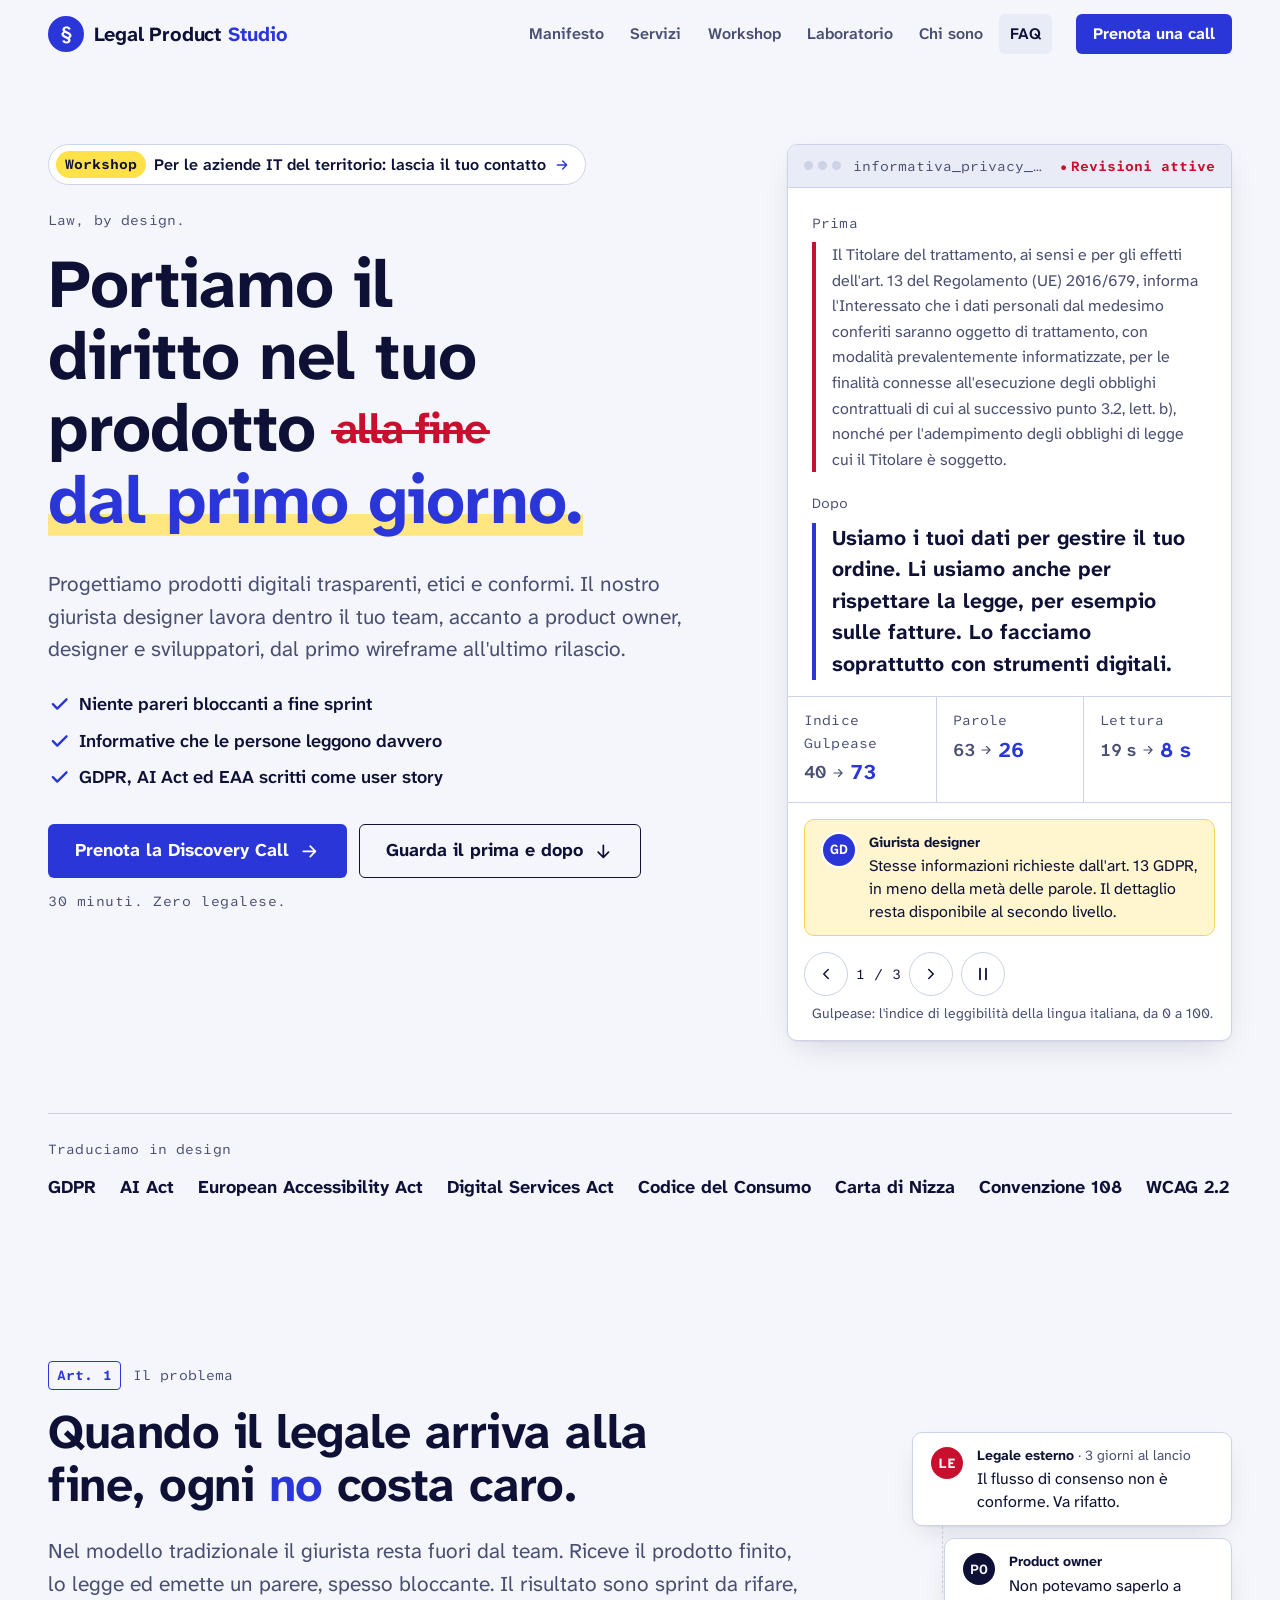
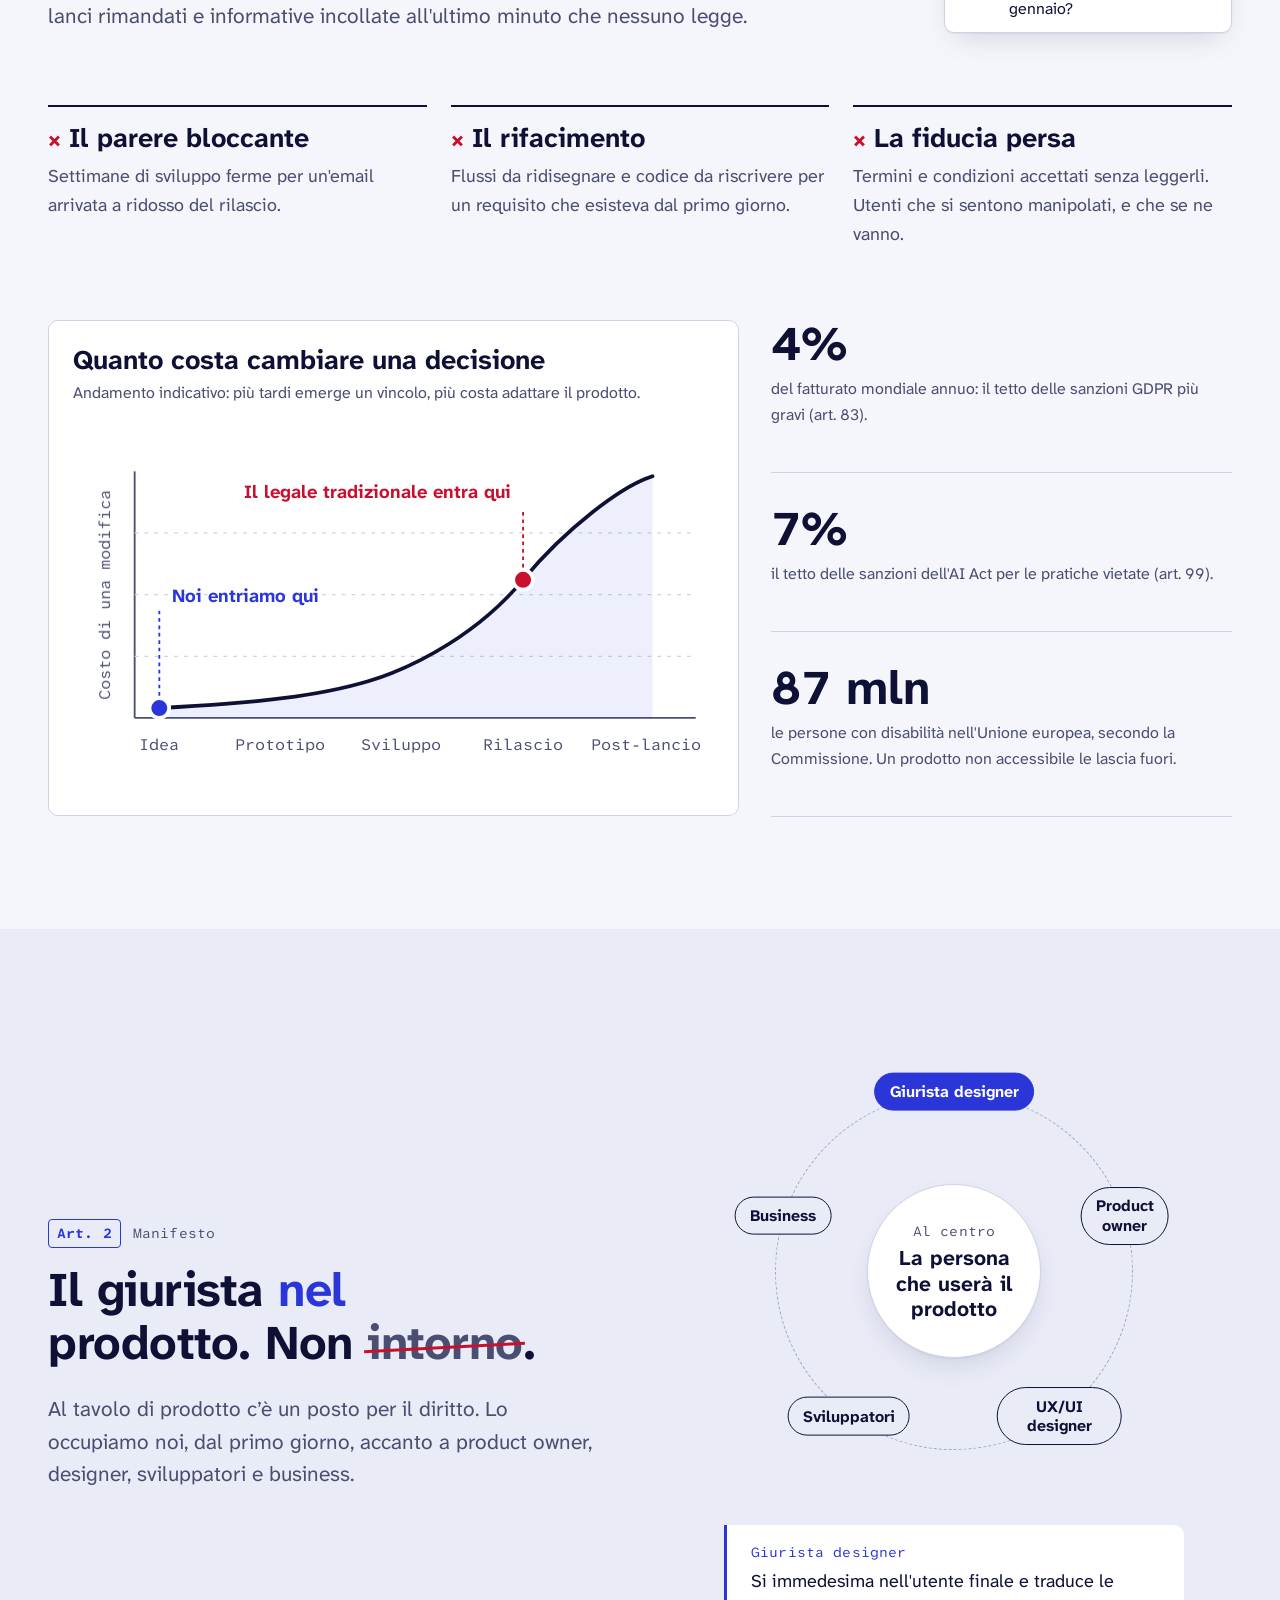
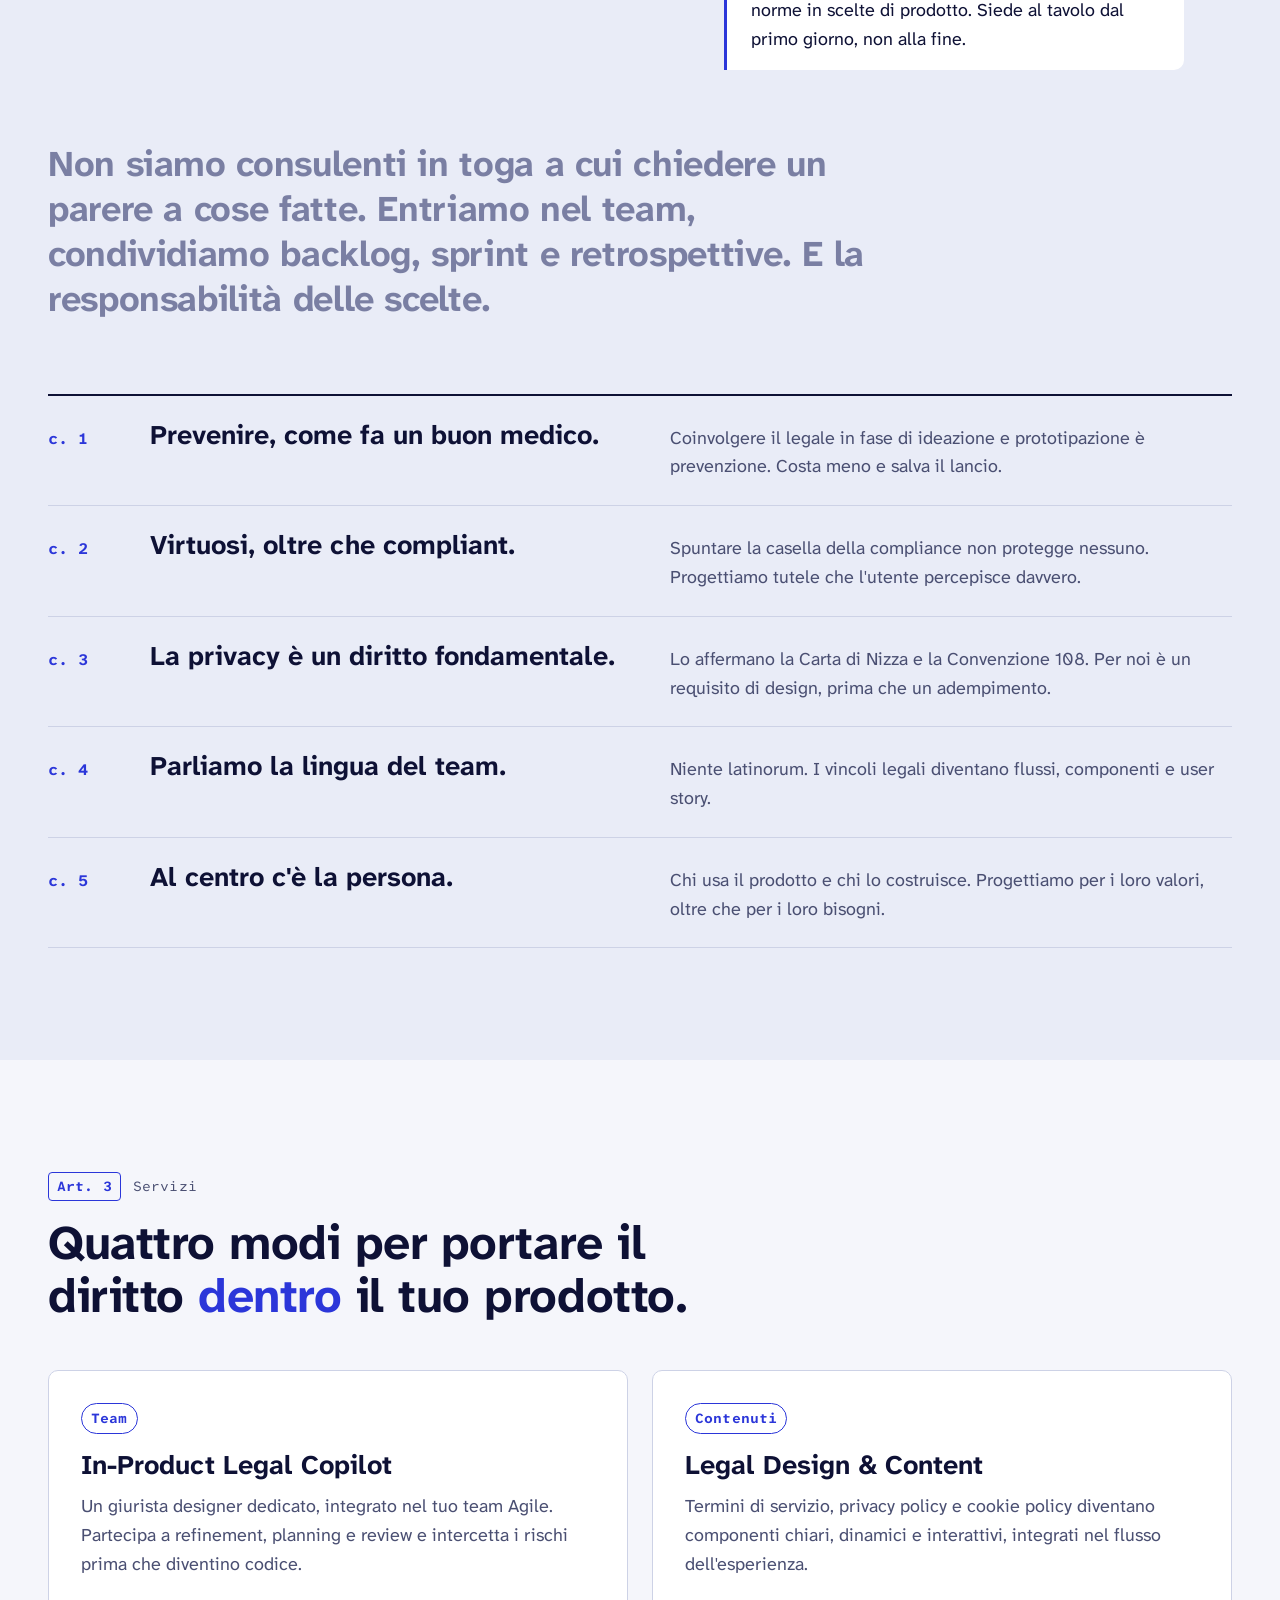
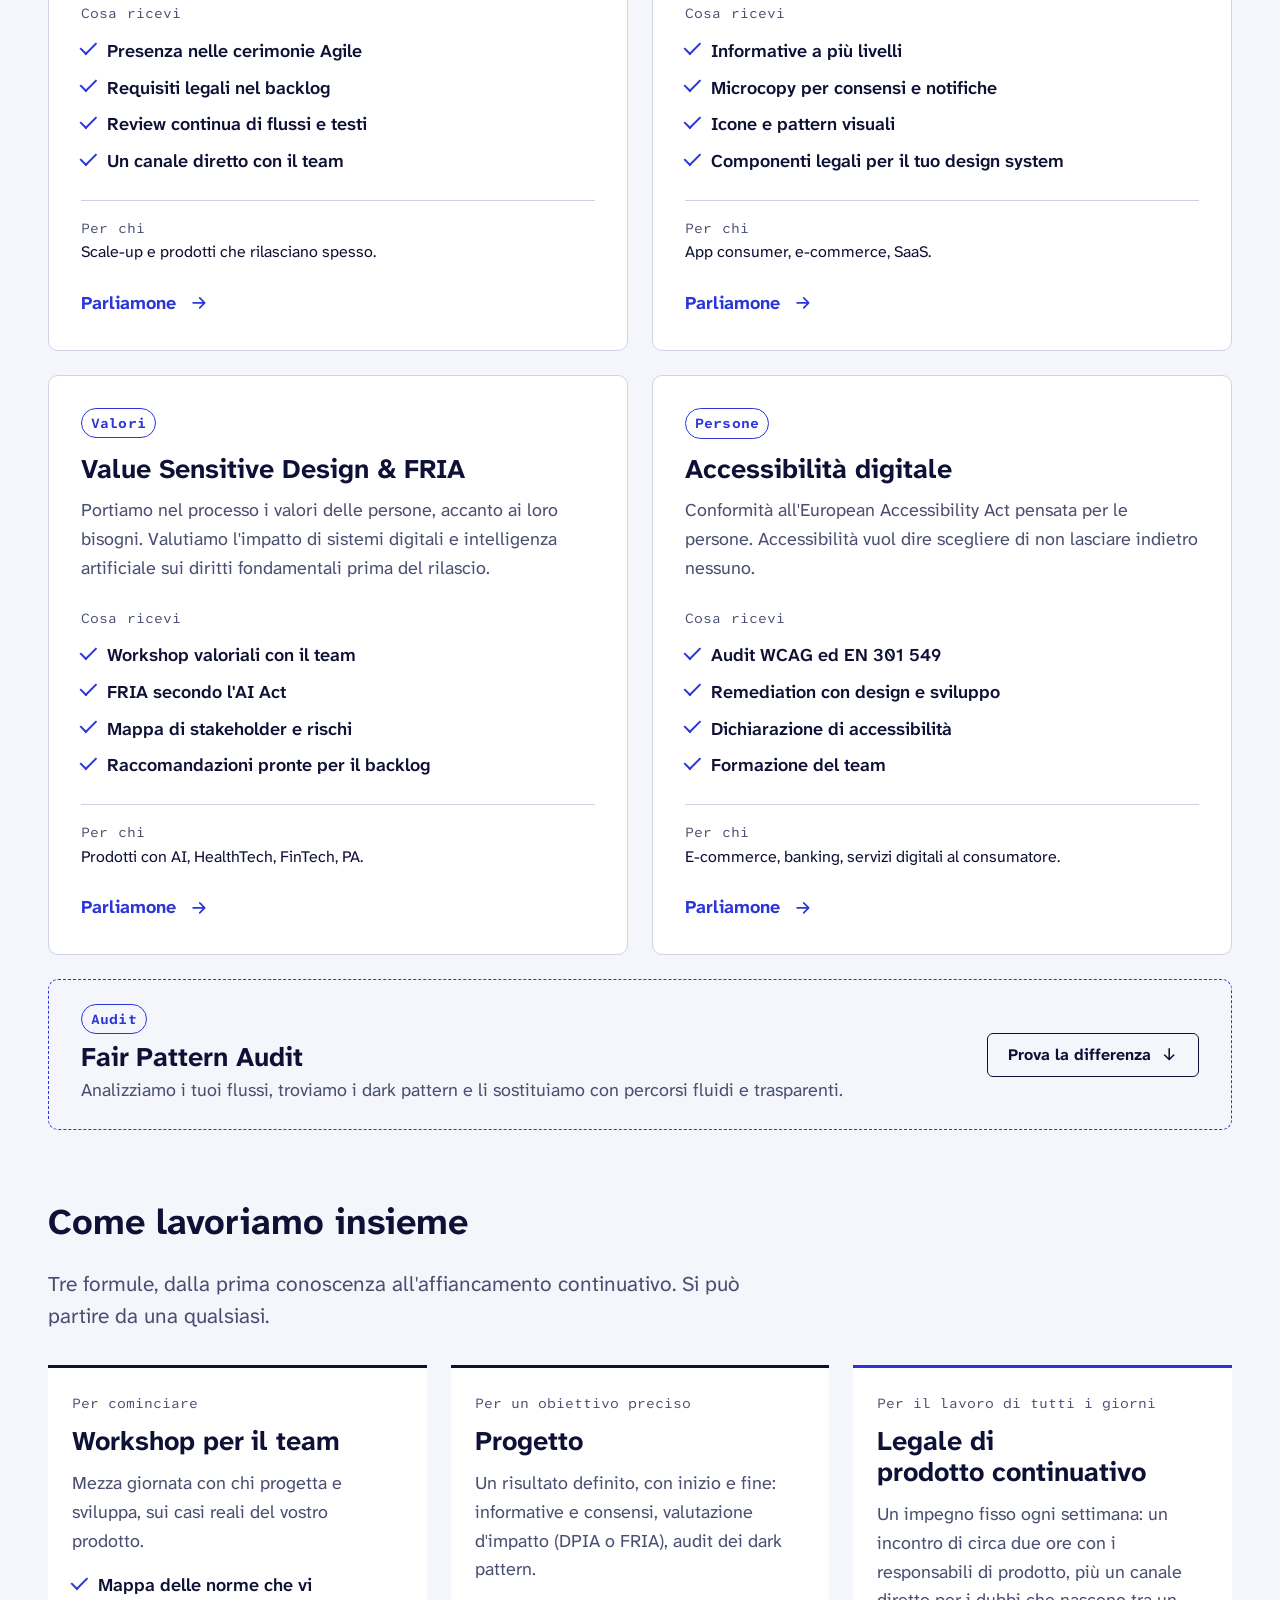
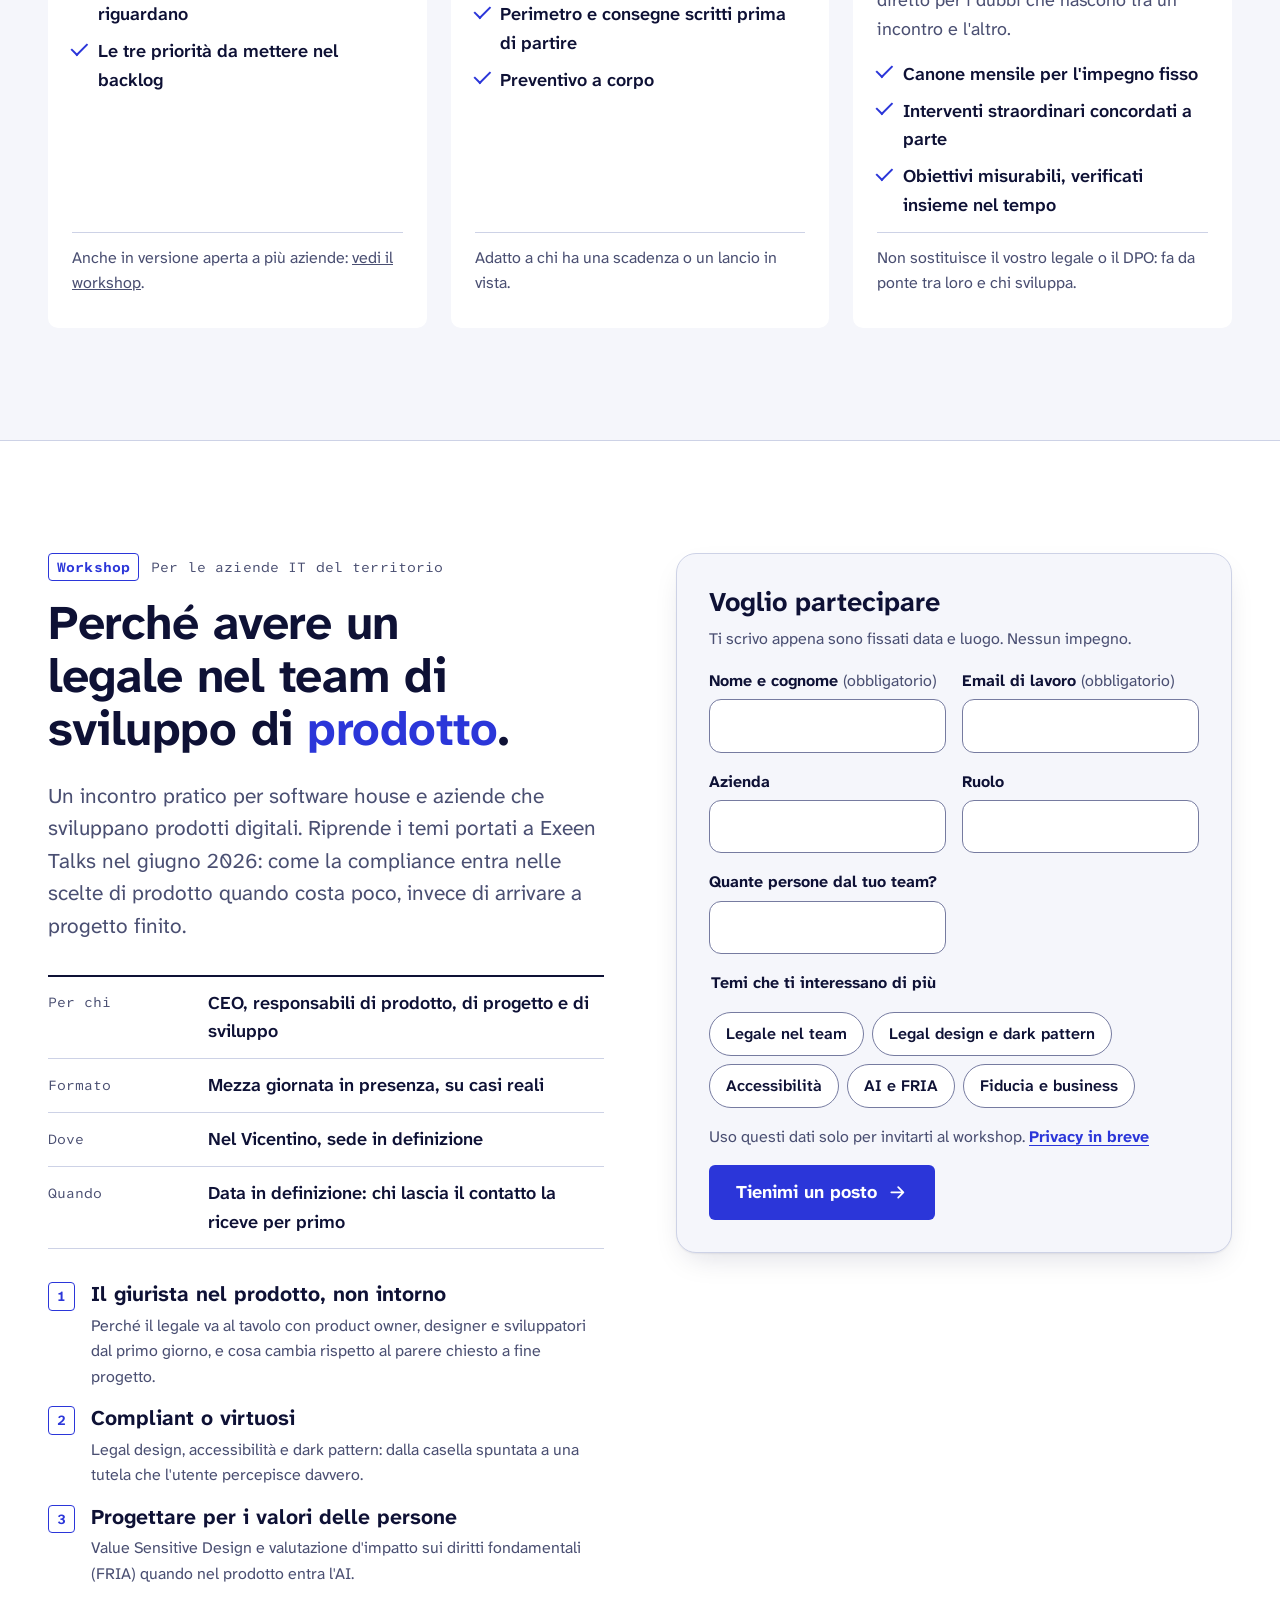
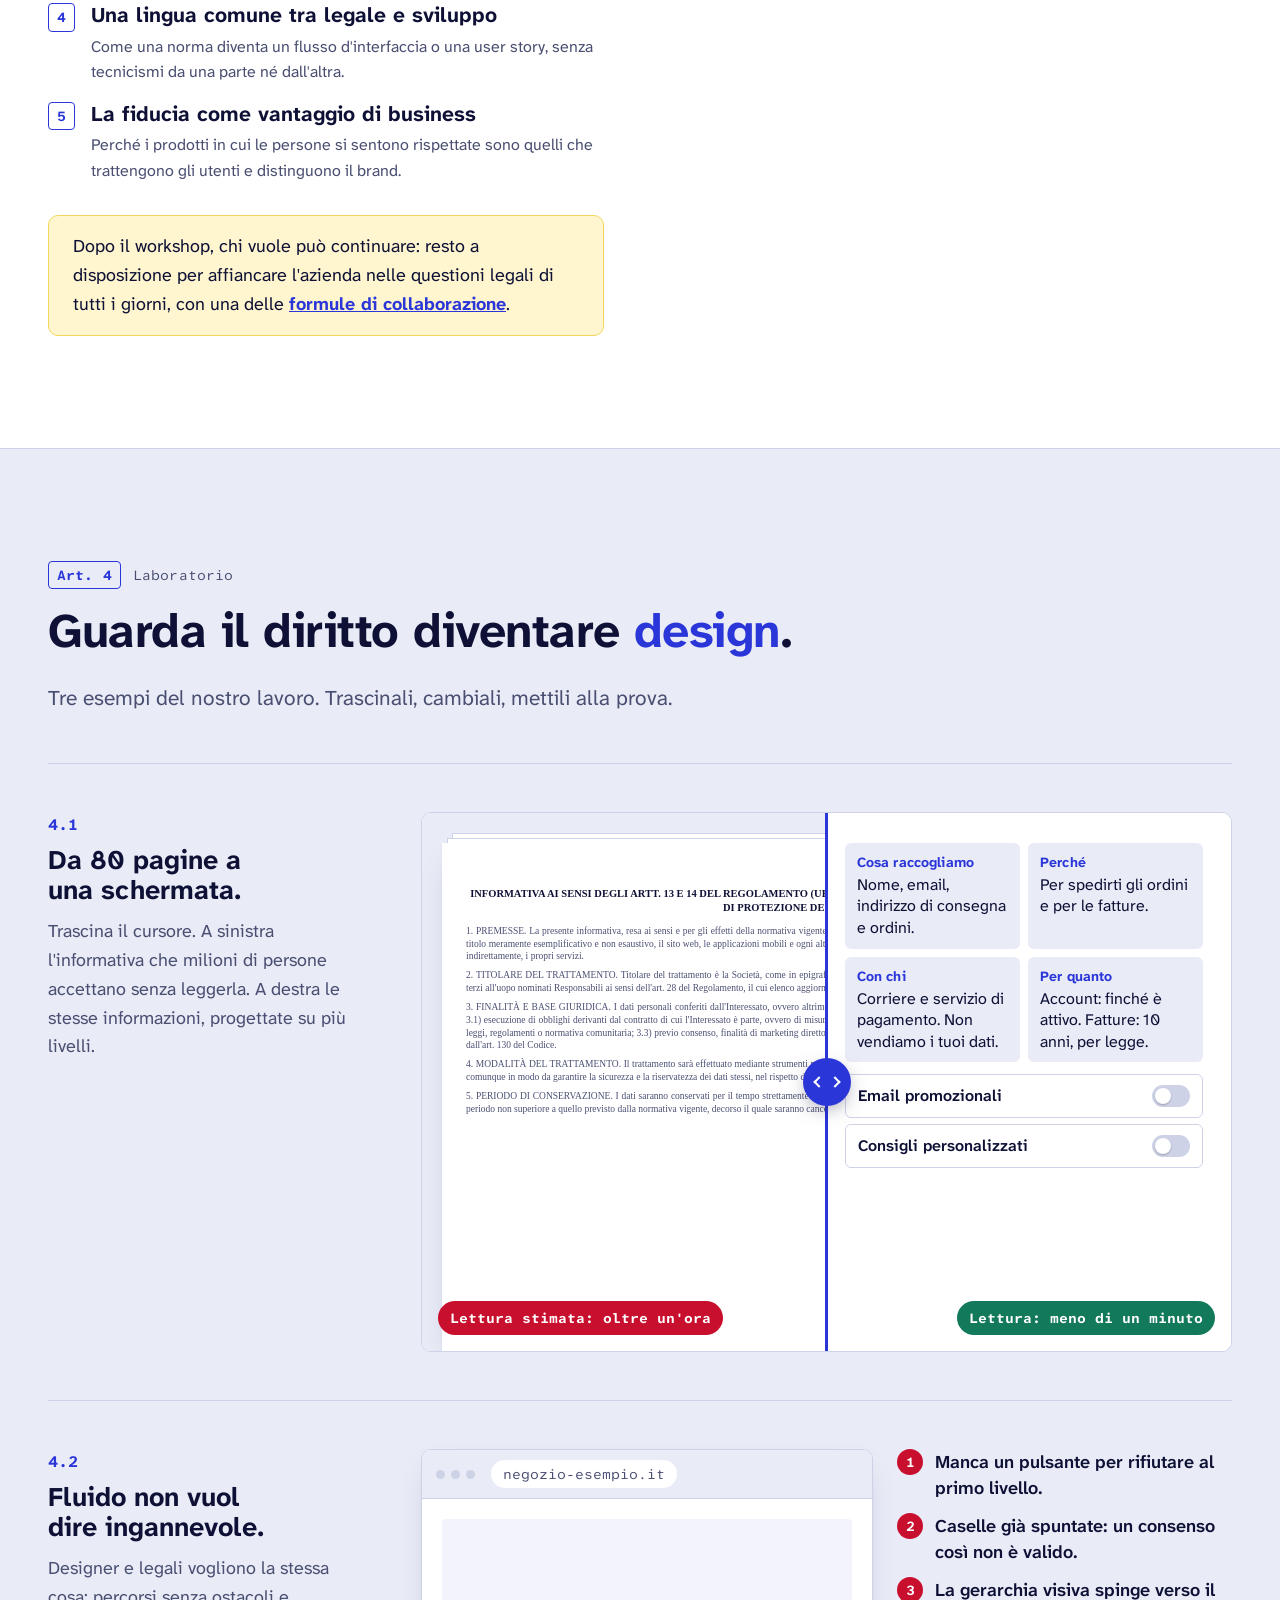
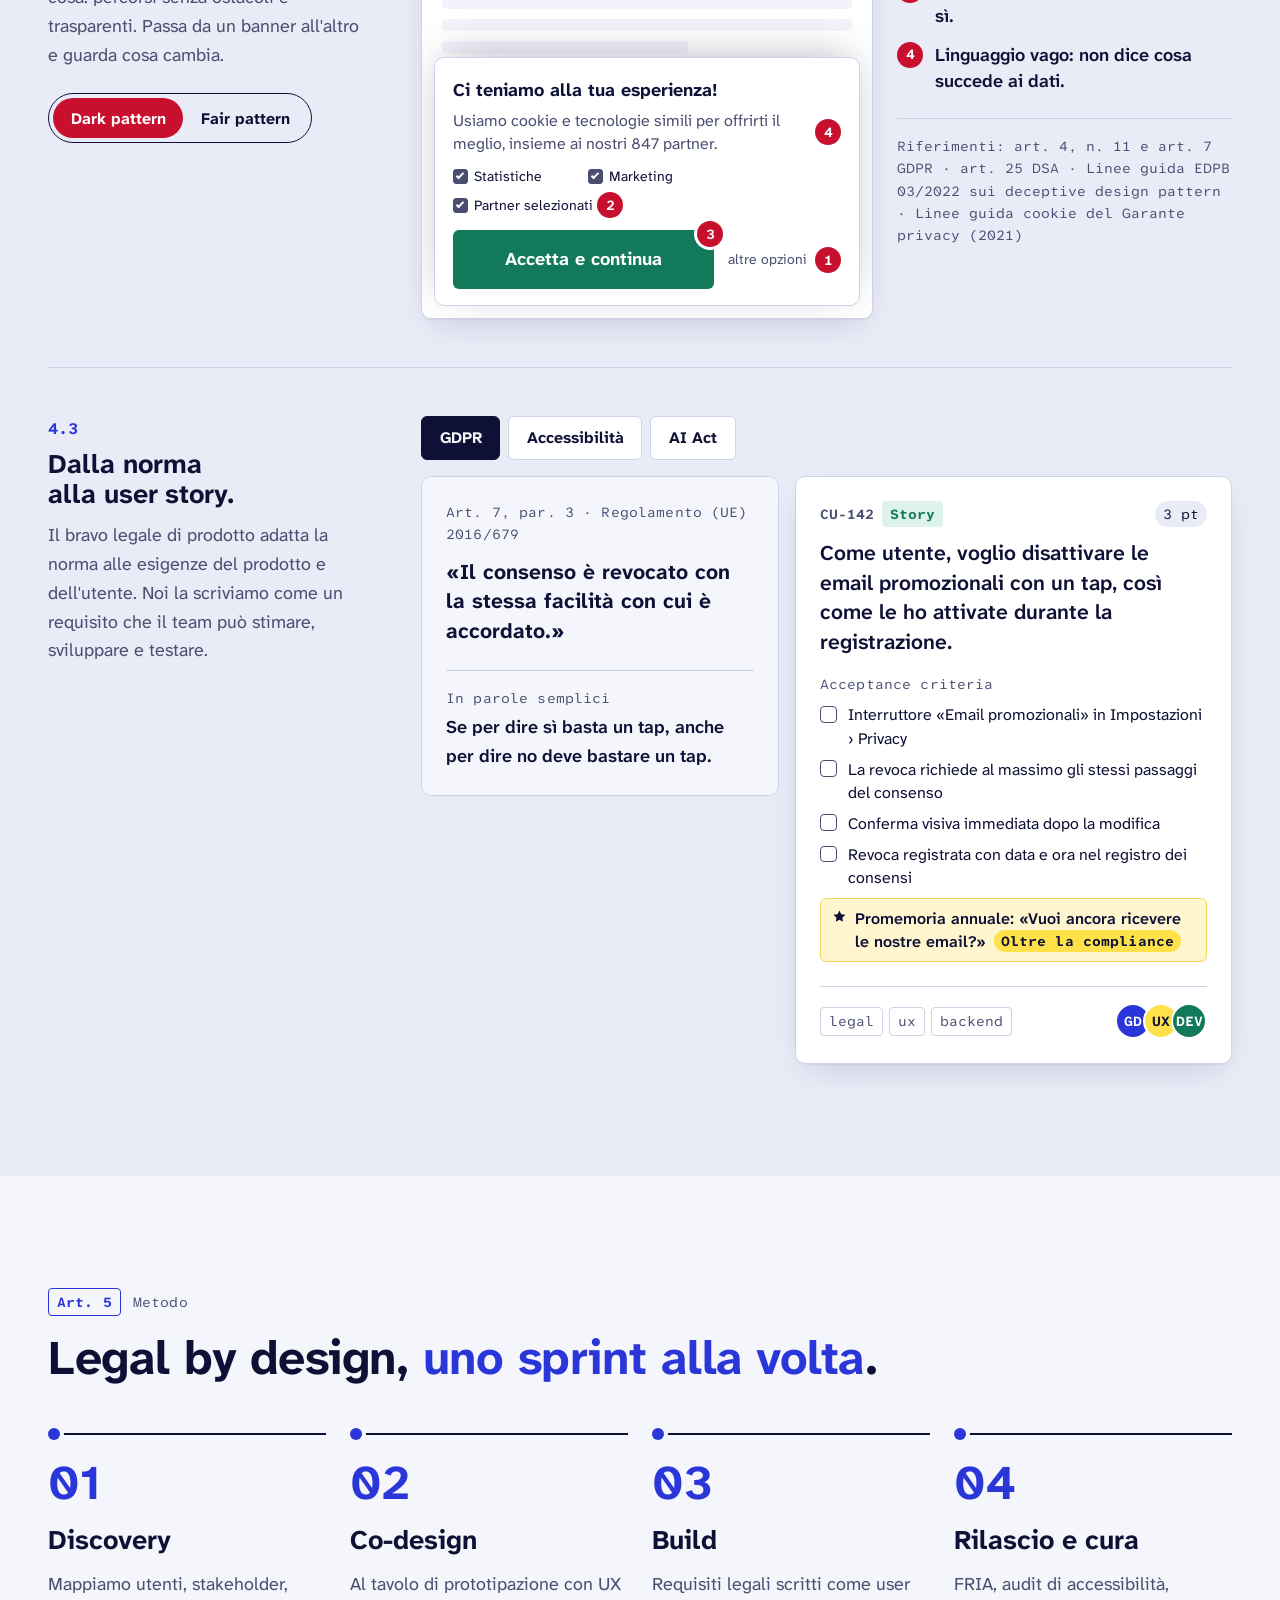
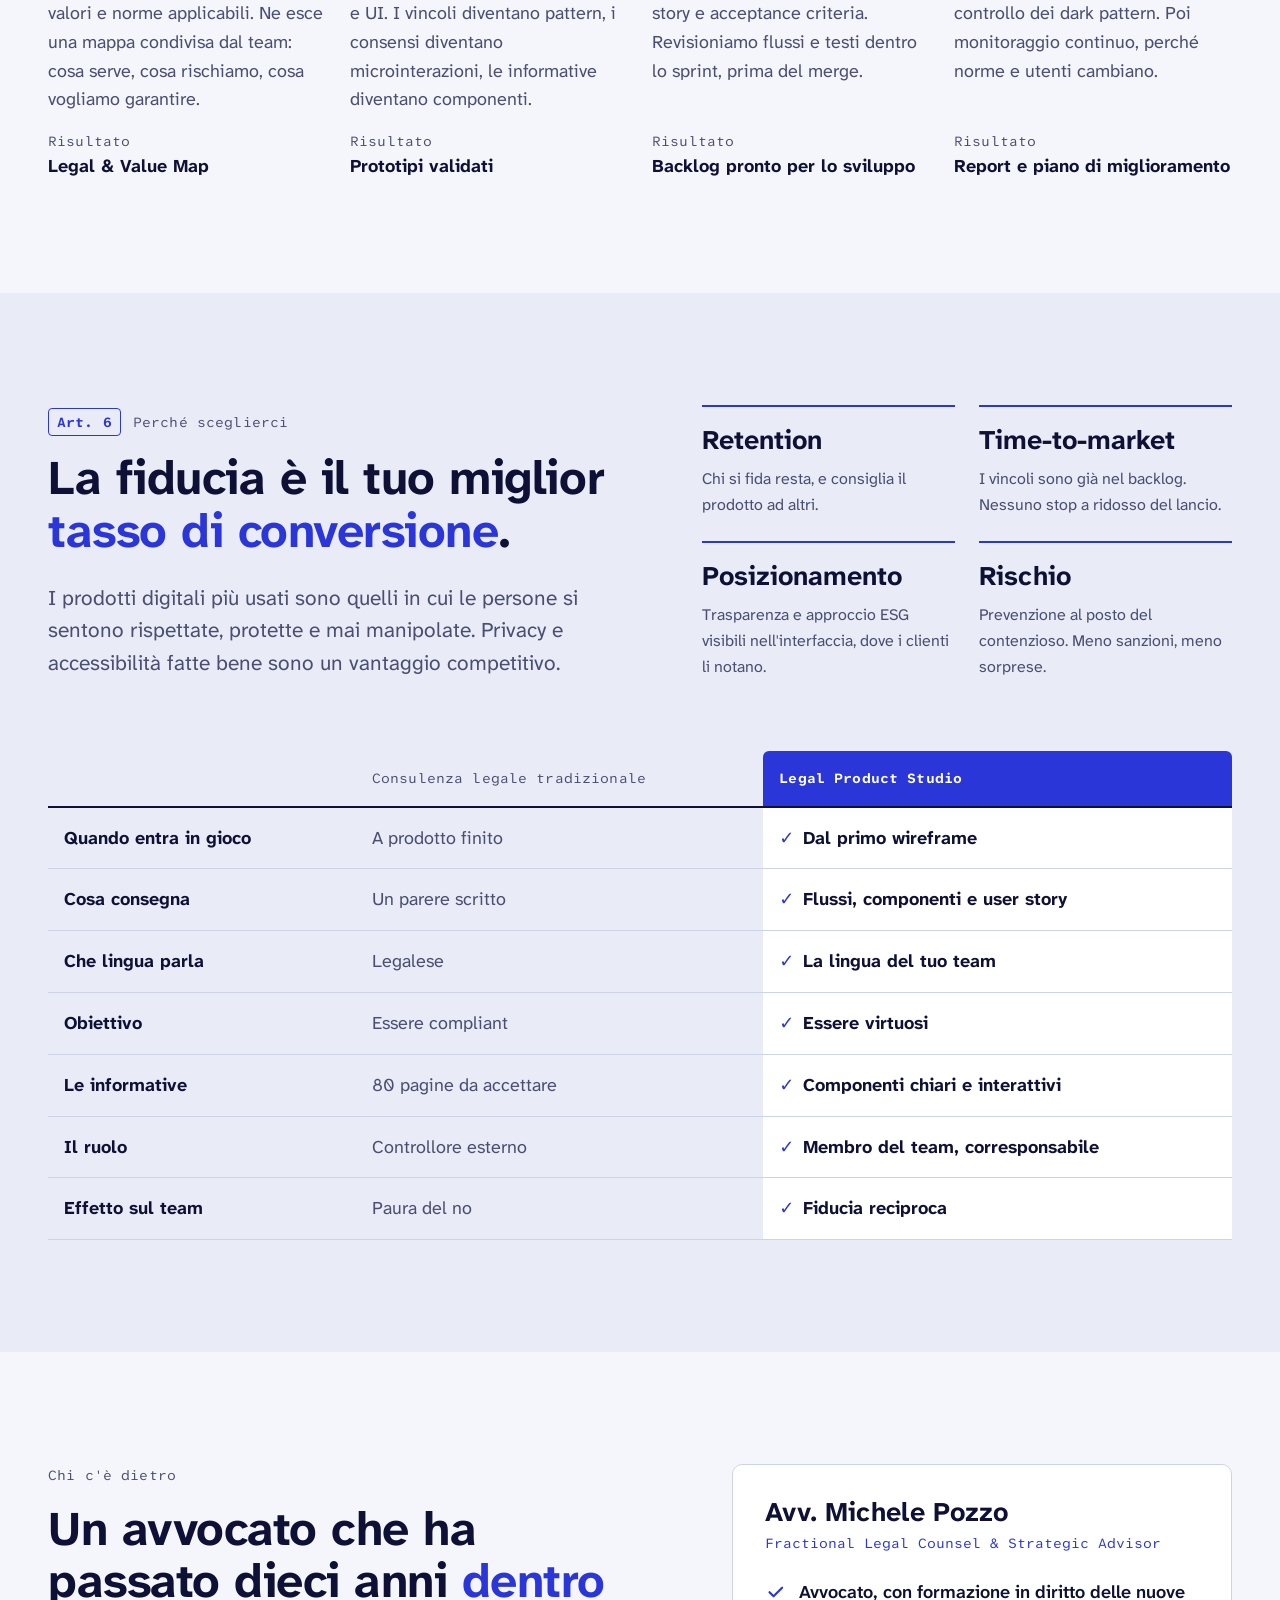
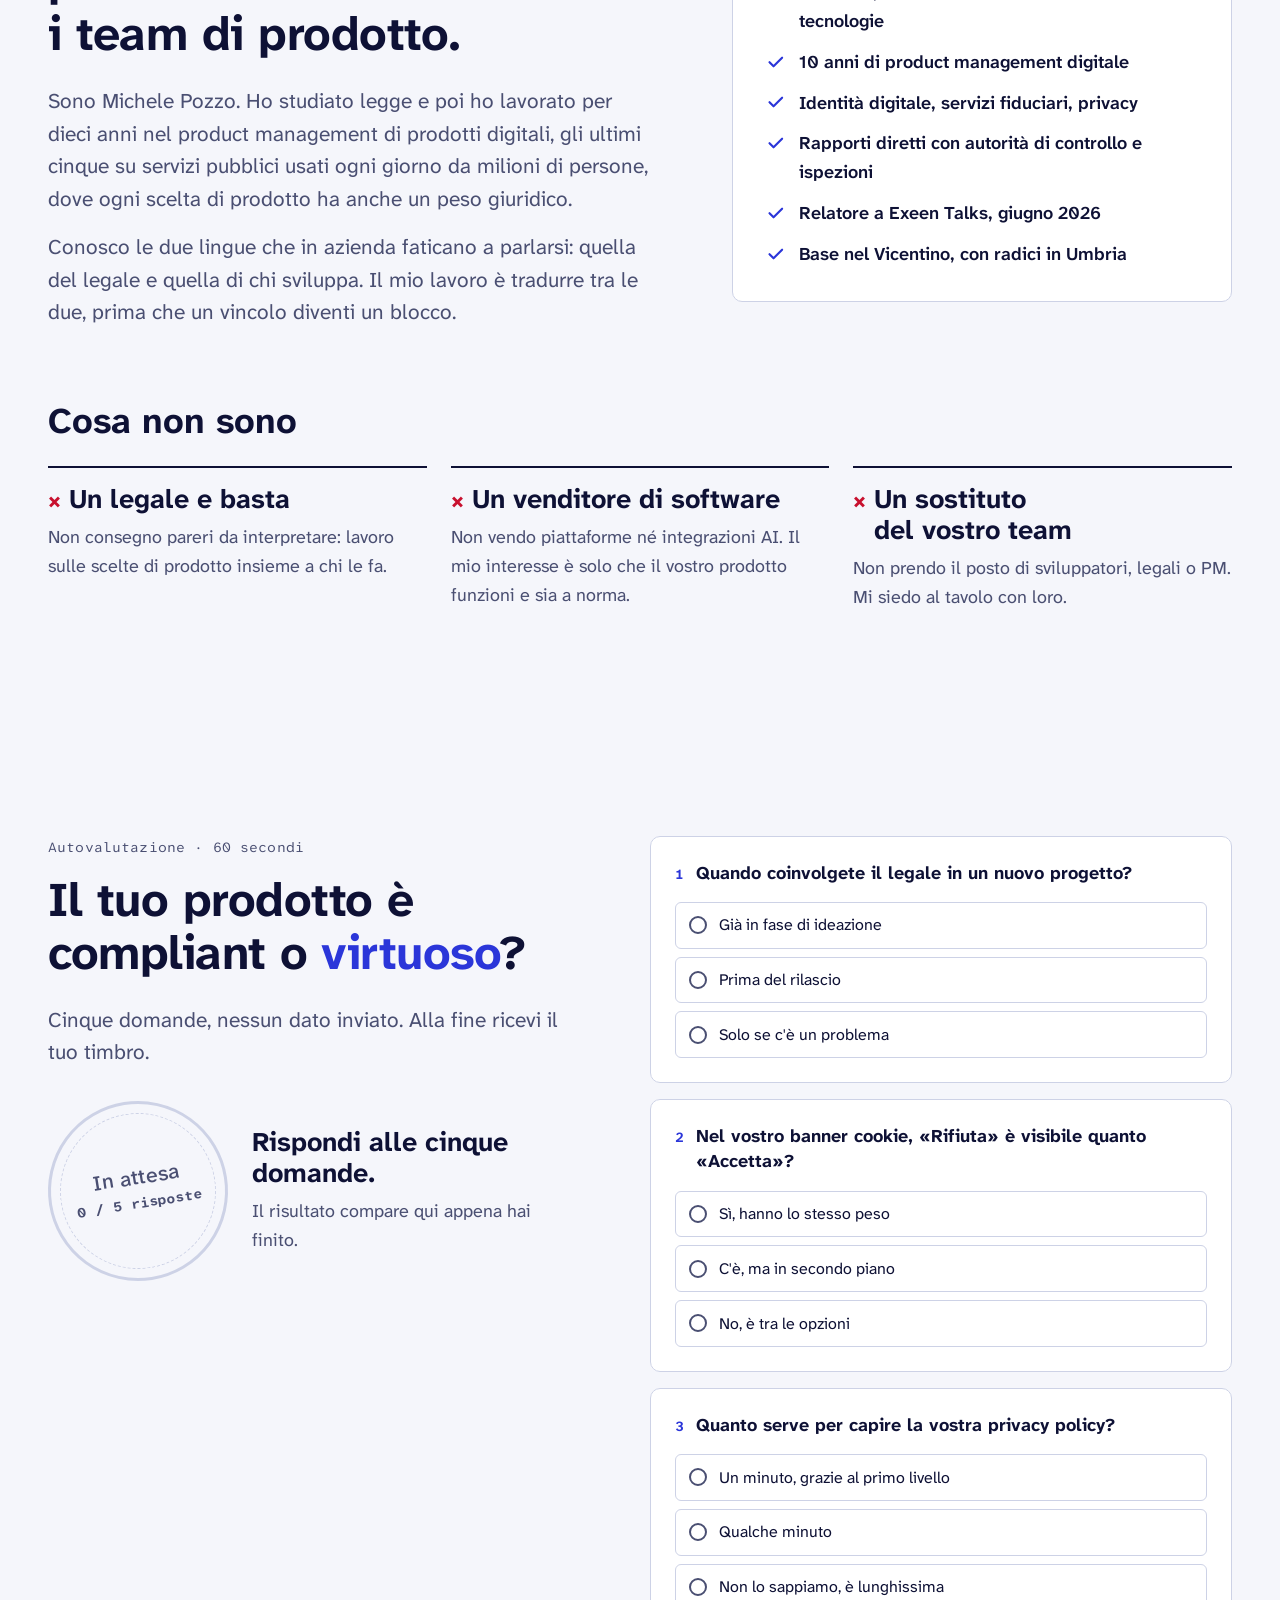
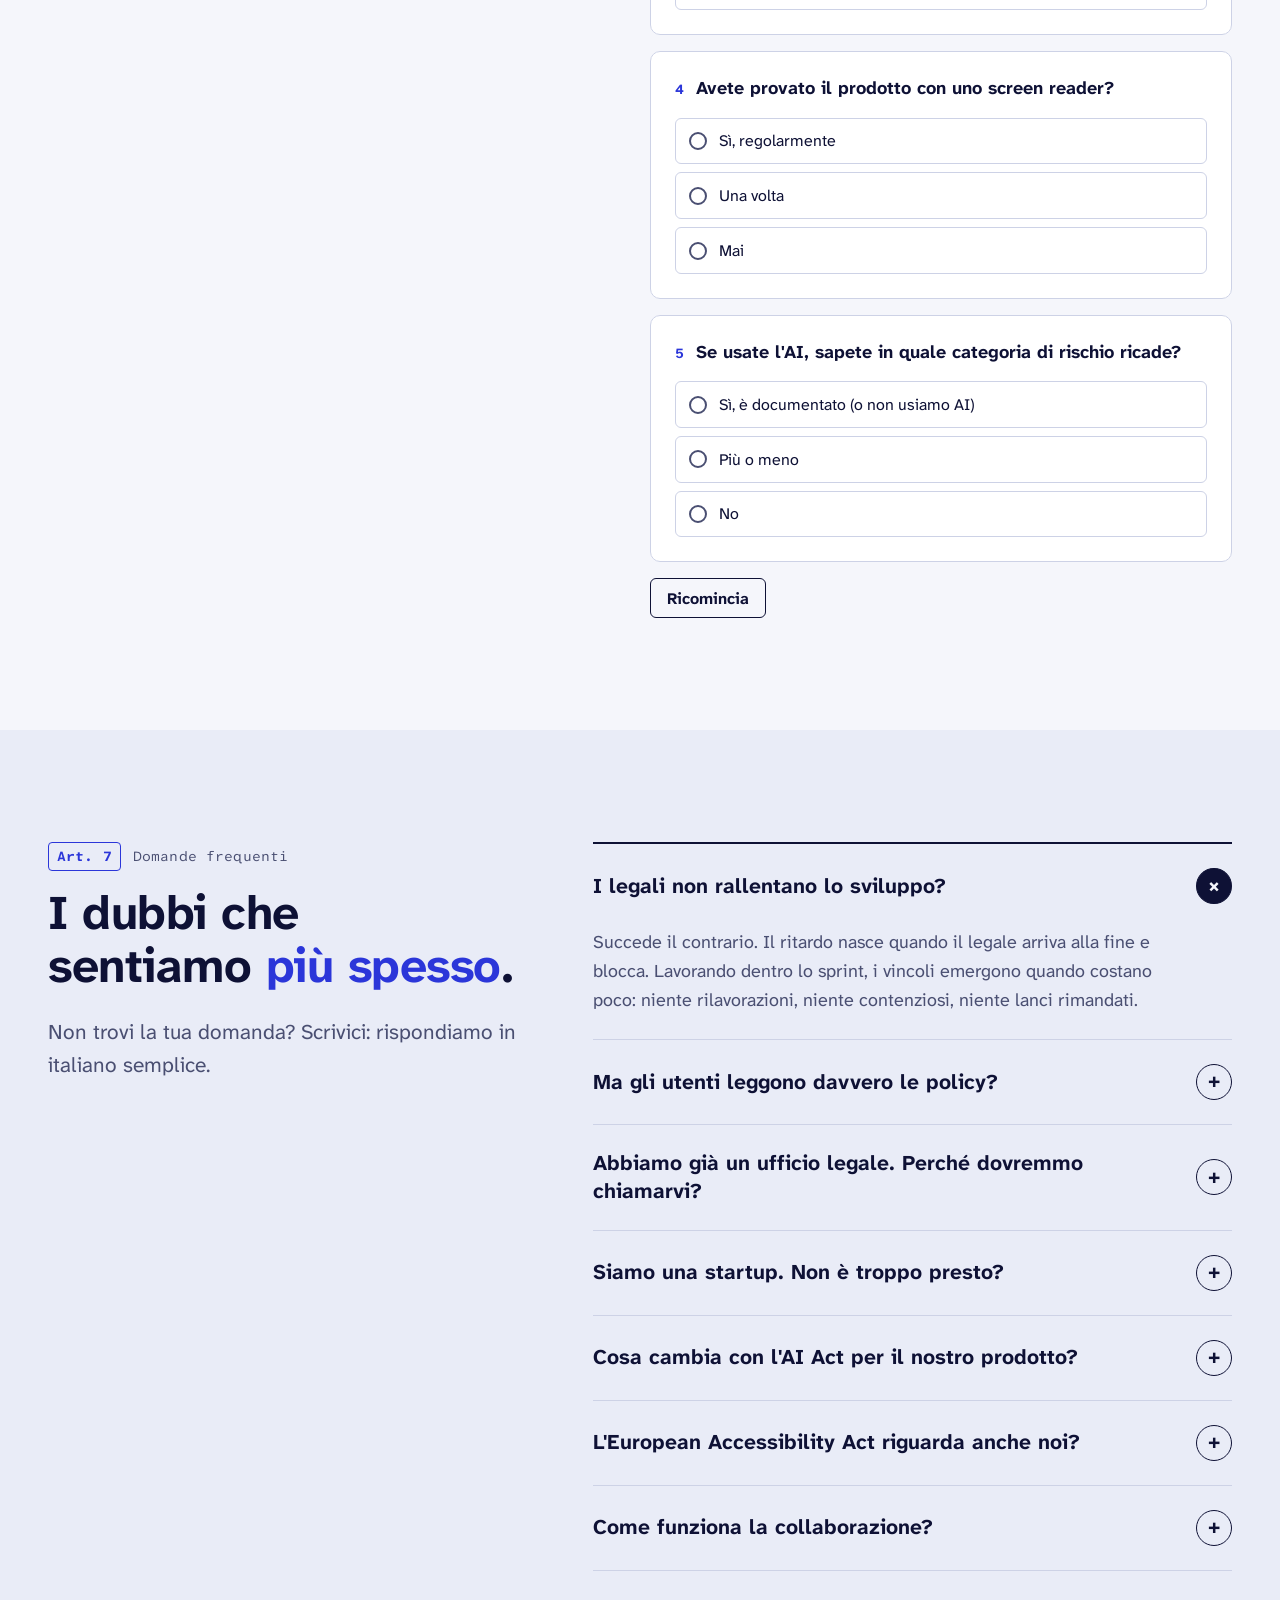
<file: index.html>
<!doctype html>
<html lang="it">
<head>
  <meta charset="utf-8">
  <meta name="viewport" content="width=device-width, initial-scale=1, viewport-fit=cover">
  <title>Legal Product Studio · Law, by design.</title>
  <meta name="claude:viewport-fit-sides" content="cover">
  <meta name="description" content="Legal Product Studio. Portiamo il giurista dentro il tuo team di prodotto dal primo giorno: prodotti digitali trasparenti, etici e conformi a GDPR, AI Act ed European Accessibility Act.">
  <meta name="theme-color" content="#F5F6FB">
  <meta property="og:type" content="website">
  <meta property="og:locale" content="it_IT">
  <meta property="og:title" content="Legal Product Studio · Law, by design.">
  <meta property="og:description" content="Portiamo il diritto nel tuo prodotto dal primo giorno. Legal design, Value Sensitive Design, FRIA e accessibilità per team di prodotto.">
  <meta property="og:url" content="https://mikpozzo93.github.io/sitoweb2/">
  <meta property="og:image" content="https://mikpozzo93.github.io/sitoweb2/assets/img/og-image.png">
  <meta name="twitter:card" content="summary_large_image">
  <link rel="icon" href="assets/img/favicon.svg" type="image/svg+xml">
  <link rel="preload" href="assets/fonts/atkinson-hyperlegible-next-latin-wght-normal.woff2" as="font" type="font/woff2" crossorigin>
  <link rel="stylesheet" href="assets/css/fonts.css">
  <link rel="stylesheet" href="assets/css/styles.css">
</head>
<body>
<!-- BODY:START -->
<script>
  // Motion is opt-out: skipped for visitors who ask the system for reduced motion.
  if (window.matchMedia('(prefers-reduced-motion: no-preference)').matches && 'IntersectionObserver' in window) {
    document.documentElement.classList.add('motion');
  }
</script>
<svg class="sprite" aria-hidden="true" focusable="false">
  <symbol id="i-arrow" viewBox="0 0 24 24"><path d="M5 12h13M13 6l6 6-6 6" fill="none" stroke="currentColor" stroke-width="2" stroke-linecap="round" stroke-linejoin="round"/></symbol>
  <symbol id="i-down" viewBox="0 0 24 24"><path d="M12 5v13M6 13l6 6 6-6" fill="none" stroke="currentColor" stroke-width="2" stroke-linecap="round" stroke-linejoin="round"/></symbol>
  <symbol id="i-check" viewBox="0 0 24 24"><path d="M5 12.5l4.5 4.5L19 7.5" fill="none" stroke="currentColor" stroke-width="2.4" stroke-linecap="round" stroke-linejoin="round"/></symbol>
  <symbol id="i-x" viewBox="0 0 24 24"><path d="M6 6l12 12M18 6L6 18" fill="none" stroke="currentColor" stroke-width="2.4" stroke-linecap="round"/></symbol>
  <symbol id="i-star" viewBox="0 0 24 24"><path d="M12 3.5l2.6 5.4 5.9.8-4.3 4.1 1 5.8L12 16.9l-5.2 2.7 1-5.8-4.3-4.1 5.9-.8z" fill="currentColor"/></symbol>
  <symbol id="i-prev" viewBox="0 0 24 24"><path d="M15 6l-6 6 6 6" fill="none" stroke="currentColor" stroke-width="2" stroke-linecap="round" stroke-linejoin="round"/></symbol>
  <symbol id="i-next" viewBox="0 0 24 24"><path d="M9 6l6 6-6 6" fill="none" stroke="currentColor" stroke-width="2" stroke-linecap="round" stroke-linejoin="round"/></symbol>
  <symbol id="i-pause" viewBox="0 0 24 24"><path d="M8 5v14M16 5v14" fill="none" stroke="currentColor" stroke-width="2.4" stroke-linecap="round"/></symbol>
  <symbol id="i-play" viewBox="0 0 24 24"><path d="M8 5.5v13l10-6.5z" fill="currentColor"/></symbol>
  <symbol id="i-copy" viewBox="0 0 24 24"><rect x="9" y="9" width="11" height="11" rx="2" fill="none" stroke="currentColor" stroke-width="2"/><path d="M5 15V6a2 2 0 0 1 2-2h8" fill="none" stroke="currentColor" stroke-width="2" stroke-linecap="round"/></symbol>
</svg>

<a class="skip-link" href="#contenuto">Vai al contenuto</a>

<header class="site-header" id="site-header">
  <div class="wrap header-inner">
    <a class="brand" href="#top" aria-label="Legal Product Studio, torna all'inizio">
      <span class="brand-mark" aria-hidden="true">§</span>
      <span class="brand-name">Legal Product <span class="brand-studio">Studio</span></span>
    </a>
    <nav class="main-nav" id="main-nav" aria-label="Navigazione principale">
      <ul>
        <li><a href="#manifesto">Manifesto</a></li>
        <li><a href="#servizi">Servizi</a></li>
        <li><a href="#workshop">Workshop</a></li>
        <li><a href="#laboratorio">Laboratorio</a></li>
        <li><a href="#chi-sono">Chi sono</a></li>
        <li><a href="#faq">FAQ</a></li>
      </ul>
      <a class="btn btn-primary btn-small nav-cta" href="#contatti">Prenota una call</a>
    </nav>
    <button class="nav-toggle" id="nav-toggle" type="button" aria-expanded="false" aria-controls="main-nav">
      <span class="nav-toggle-bars" aria-hidden="true"></span>
      <span class="nav-toggle-label">Menu</span>
    </button>
  </div>
</header>

<main id="contenuto">

  <!-- HERO -->
  <section class="hero" id="top" aria-labelledby="hero-title">
    <div class="wrap hero-grid">
      <div class="hero-copy">
        <a class="announce" href="#workshop"><b>Workshop</b>Per le aziende IT del territorio: lascia il tuo contatto <svg aria-hidden="true"><use href="#i-arrow"/></svg></a>
        <p class="eyebrow" lang="en">Law, by design.</p>
        <h1 class="hero-title" id="hero-title">
          Portiamo il diritto nel tuo prodotto
          <span class="track">
            <del class="track-del"><span class="sr-only">non più </span>alla fine</del>
            <ins class="track-ins"><span class="sr-only">ma </span>dal primo giorno.</ins>
          </span>
        </h1>
        <p class="hero-lead">Progettiamo prodotti digitali trasparenti, etici e conformi. Il nostro giurista designer lavora dentro il tuo team, accanto a product owner, designer e sviluppatori, dal primo wireframe all'ultimo rilascio.</p>
        <ul class="hero-proof">
          <li><svg aria-hidden="true"><use href="#i-check"/></svg>Niente pareri bloccanti a fine sprint</li>
          <li><svg aria-hidden="true"><use href="#i-check"/></svg>Informative che le persone leggono davvero</li>
          <li><svg aria-hidden="true"><use href="#i-check"/></svg>GDPR, AI Act ed EAA scritti come user story</li>
        </ul>
        <div class="hero-actions">
          <a class="btn btn-primary btn-lg" href="#contatti">Prenota la Discovery Call <svg aria-hidden="true"><use href="#i-arrow"/></svg></a>
          <a class="btn btn-ghost btn-lg" href="#laboratorio">Guarda il prima e dopo <svg aria-hidden="true"><use href="#i-down"/></svg></a>
        </div>
        <p class="hero-note">30 minuti. Zero legalese.</p>
      </div>

      <!-- Revision card: legalese redlined into plain Italian -->
      <div class="hero-demo">
        <article class="revision" id="revision" aria-roledescription="carosello" aria-label="Esempi di riscrittura: dal legalese all'italiano chiaro">
          <header class="revision-bar">
            <span class="revision-dots" aria-hidden="true"><i></i><i></i><i></i></span>
            <span class="revision-file" id="rev-file">informativa_privacy_v7.docx</span>
            <span class="revision-mode">Revisioni attive</span>
          </header>
          <div class="revision-body" id="rev-body" aria-live="off">
            <p class="revision-label">Prima</p>
            <p class="revision-old"><del id="rev-old">Il Titolare del trattamento, ai sensi e per gli effetti dell'art. 13 del Regolamento (UE) 2016/679, informa l'Interessato che i dati personali dal medesimo conferiti saranno oggetto di trattamento, con modalità prevalentemente informatizzate, per le finalità connesse all'esecuzione degli obblighi contrattuali di cui al successivo punto 3.2, lett. b), nonché per l'adempimento degli obblighi di legge cui il Titolare è soggetto.</del></p>
            <p class="revision-label">Dopo</p>
            <p class="revision-new"><ins id="rev-new">Usiamo i tuoi dati per gestire il tuo ordine. Li usiamo anche per rispettare la legge, per esempio sulle fatture. Lo facciamo soprattutto con strumenti digitali.</ins></p>
          </div>
          <dl class="revision-metrics">
            <div>
              <dt>Indice Gulpease</dt>
              <dd><span class="sr-only">da </span><span class="m-old" id="rev-g-old">40</span><svg aria-hidden="true"><use href="#i-arrow"/></svg><span class="sr-only"> a </span><span class="m-new" id="rev-g-new">73</span></dd>
            </div>
            <div>
              <dt>Parole</dt>
              <dd><span class="sr-only">da </span><span class="m-old" id="rev-w-old">63</span><svg aria-hidden="true"><use href="#i-arrow"/></svg><span class="sr-only"> a </span><span class="m-new" id="rev-w-new">26</span></dd>
            </div>
            <div>
              <dt>Lettura</dt>
              <dd><span class="sr-only">da </span><span class="m-old" id="rev-t-old">19 s</span><svg aria-hidden="true"><use href="#i-arrow"/></svg><span class="sr-only"> a </span><span class="m-new" id="rev-t-new">8 s</span></dd>
            </div>
          </dl>
          <div role="note" class="comment comment-revision">
            <span class="avatar avatar-gd" aria-hidden="true">GD</span>
            <div>
              <p class="comment-who">Giurista designer</p>
              <p class="comment-text" id="rev-comment">Stesse informazioni richieste dall'art. 13 GDPR, in meno della metà delle parole. Il dettaglio resta disponibile al secondo livello.</p>
            </div>
          </div>
          <footer class="revision-controls">
            <button class="icon-btn" type="button" id="rev-prev" aria-label="Esempio precedente"><svg aria-hidden="true"><use href="#i-prev"/></svg></button>
            <span class="revision-count" id="rev-count">1 / 3</span>
            <button class="icon-btn" type="button" id="rev-next" aria-label="Esempio successivo"><svg aria-hidden="true"><use href="#i-next"/></svg></button>
            <button class="icon-btn" type="button" id="rev-play" aria-label="Metti in pausa la rotazione automatica" aria-pressed="false"><svg aria-hidden="true"><use href="#i-pause"/></svg></button>
            <span class="revision-hint">Gulpease: l'indice di leggibilità della lingua italiana, da 0 a 100.</span>
          </footer>
        </article>
      </div>
    </div>

    <div class="wrap">
      <div class="norms" aria-label="Le norme che traduciamo in design">
        <p class="norms-label">Traduciamo in design</p>
        <ul class="norms-list">
          <li>GDPR</li>
          <li>AI Act</li>
          <li>European Accessibility Act</li>
          <li>Digital Services Act</li>
          <li>Codice del Consumo</li>
          <li>Carta di Nizza</li>
          <li>Convenzione 108</li>
          <li>WCAG 2.2</li>
        </ul>
      </div>
    </div>
  </section>

  <!-- ART. 1 PROBLEMA -->
  <section class="section" id="problema" aria-labelledby="problema-title">
    <div class="wrap">
      <div class="article-head with-margin">
        <div>
          <p class="eyebrow"><span class="art">Art. 1</span> Il problema</p>
          <h2 class="h2" id="problema-title">Quando il legale arriva alla fine, ogni <em>no</em> costa caro.</h2>
          <p class="lead">Nel modello tradizionale il giurista resta fuori dal team. Riceve il prodotto finito, lo legge ed emette un parere, spesso bloccante. Il risultato sono sprint da rifare, lanci rimandati e informative incollate all'ultimo minuto che nessuno legge.</p>
        </div>
        <div class="margin-notes" aria-label="Uno scambio tipico, tre giorni prima del lancio">
          <div role="note" class="comment">
            <span class="avatar avatar-ext" aria-hidden="true">LE</span>
            <div>
              <p class="comment-who">Legale esterno <span>· 3 giorni al lancio</span></p>
              <p class="comment-text">Il flusso di consenso non è conforme. Va rifatto.</p>
            </div>
          </div>
          <div role="note" class="comment comment-reply">
            <span class="avatar avatar-po" aria-hidden="true">PO</span>
            <div>
              <p class="comment-who">Product owner</p>
              <p class="comment-text">Non potevamo saperlo a gennaio?</p>
            </div>
          </div>
        </div>
      </div>

      <div class="pains">
        <article class="pain">
          <h3>Il parere bloccante</h3>
          <p>Settimane di sviluppo ferme per un'email arrivata a ridosso del rilascio.</p>
        </article>
        <article class="pain">
          <h3>Il rifacimento</h3>
          <p>Flussi da ridisegnare e codice da riscrivere per un requisito che esisteva dal primo giorno.</p>
        </article>
        <article class="pain">
          <h3>La fiducia persa</h3>
          <p>Termini e condizioni accettati senza leggerli. Utenti che si sentono manipolati, e che se ne vanno.</p>
        </article>
      </div>

      <div class="cost">
        <figure class="cost-chart">
          <figcaption>
            <span class="cost-title">Quanto costa cambiare una decisione</span>
            <span class="cost-sub">Andamento indicativo: più tardi emerge un vincolo, più costa adattare il prodotto.</span>
          </figcaption>
          <div class="chart-scroll">
            <svg viewBox="0 0 520 300" role="img" aria-labelledby="chart-desc" class="chart">
              <title id="chart-desc">Curva che cresce lentamente tra idea e prototipo e poi in modo esponenziale fino al post-lancio. Noi entriamo nella fase di idea, il legale tradizionale al rilascio.</title>
              <g class="chart-grid">
                <line x1="50" y1="40" x2="50" y2="240"/>
                <line x1="50" y1="240" x2="505" y2="240"/>
                <line x1="50" y1="190" x2="505" y2="190" class="faint"/>
                <line x1="50" y1="140" x2="505" y2="140" class="faint"/>
                <line x1="50" y1="90" x2="505" y2="90" class="faint"/>
              </g>
              <path class="chart-area" d="M70 232 C 150 228, 200 222, 240 210 S 330 170, 365 128 S 445 52, 470 44 L 470 240 L 70 240 Z"/>
              <path class="chart-line" pathLength="1" d="M70 232 C 150 228, 200 222, 240 210 S 330 170, 365 128 S 445 52, 470 44"/>
              <g class="chart-x">
                <text x="70" y="266">Idea</text>
                <text x="168" y="266" class="x-minor">Prototipo</text>
                <text x="266" y="266" class="x-minor">Sviluppo</text>
                <text x="365" y="266">Rilascio</text>
                <text x="465" y="266" class="x-minor">Post-lancio</text>
              </g>
              <text class="chart-y" x="-140" y="30" transform="rotate(-90)">Costo di una modifica</text>
              <g class="mark mark-us">
                <circle cx="70" cy="232" r="8"/>
                <line x1="70" y1="222" x2="70" y2="150"/>
                <text x="80" y="146">Noi entriamo qui</text>
              </g>
              <g class="mark mark-them">
                <circle cx="365" cy="128" r="8"/>
                <line x1="365" y1="118" x2="365" y2="70"/>
                <text x="355" y="62" text-anchor="end">Il legale tradizionale entra qui</text>
              </g>
            </svg>
          </div>
          <ul class="chart-legend">
            <li><span class="dot dot-us" aria-hidden="true"></span>Noi entriamo qui: fase di idea</li>
            <li><span class="dot dot-them" aria-hidden="true"></span>Il legale tradizionale entra qui: rilascio</li>
          </ul>
        </figure>

        <dl class="stakes">
          <div class="stake">
            <dt>4%</dt>
            <dd>del fatturato mondiale annuo: il tetto delle sanzioni GDPR più gravi (art. 83).</dd>
          </div>
          <div class="stake">
            <dt>7%</dt>
            <dd>il tetto delle sanzioni dell'AI Act per le pratiche vietate (art. 99).</dd>
          </div>
          <div class="stake">
            <dt>87 mln</dt>
            <dd>le persone con disabilità nell'Unione europea, secondo la Commissione. Un prodotto non accessibile le lascia fuori.</dd>
          </div>
        </dl>
      </div>
    </div>
  </section>

  <!-- ART. 2 MANIFESTO -->
  <section class="section section-alt" id="manifesto" aria-labelledby="manifesto-title">
    <div class="wrap">
      <div class="manifesto-grid">
        <div class="manifesto-copy">
          <p class="eyebrow"><span class="art">Art. 2</span> Manifesto</p>
          <h2 class="h2" id="manifesto-title">Il giurista <em>nel</em> prodotto. Non <span class="strike">intorno</span>.</h2>
          <p class="lead">Al tavolo di prodotto c’è un posto per il diritto. Lo occupiamo noi, dal primo giorno, accanto a product owner, designer, sviluppatori e business.</p>
        </div>

        <div class="team" id="team">
          <div class="team-ring">
            <div class="team-center">
              <span class="team-center-label">Al centro</span>
              <span class="team-center-name">La persona che userà il prodotto</span>
            </div>
            <button type="button" class="team-node is-legal" data-role="legal" aria-pressed="true" style="--i:0">Giurista designer</button>
            <button type="button" class="team-node" data-role="po" aria-pressed="false" style="--i:1">Product owner</button>
            <button type="button" class="team-node" data-role="ux" aria-pressed="false" style="--i:2">UX/UI designer</button>
            <button type="button" class="team-node" data-role="dev" aria-pressed="false" style="--i:3">Sviluppatori</button>
            <button type="button" class="team-node" data-role="biz" aria-pressed="false" style="--i:4">Business</button>
          </div>
          <div class="team-panel" aria-live="polite">
            <p class="team-panel-role" id="team-role">Giurista designer</p>
            <p class="team-panel-text" id="team-text">Si immedesima nell'utente finale e traduce le norme in scelte di prodotto. Siede al tavolo dal primo giorno, non alla fine.</p>
          </div>
        </div>
      </div>

      <p class="statement" id="statement">Non siamo consulenti in toga a cui chiedere un parere a cose fatte. Entriamo nel team, condividiamo backlog, sprint e retrospettive. E la responsabilità delle scelte.</p>

      <ol class="commi">
        <li class="comma">
          <span class="comma-num">c. 1</span>
          <h3>Prevenire, come fa un buon medico.</h3>
          <p>Coinvolgere il legale in fase di ideazione e prototipazione è prevenzione. Costa meno e salva il lancio.</p>
        </li>
        <li class="comma">
          <span class="comma-num">c. 2</span>
          <h3>Virtuosi, oltre che compliant.</h3>
          <p>Spuntare la casella della compliance non protegge nessuno. Progettiamo tutele che l'utente percepisce davvero.</p>
        </li>
        <li class="comma">
          <span class="comma-num">c. 3</span>
          <h3>La privacy è un diritto fondamentale.</h3>
          <p>Lo affermano la Carta di Nizza e la Convenzione 108. Per noi è un requisito di design, prima che un adempimento.</p>
        </li>
        <li class="comma">
          <span class="comma-num">c. 4</span>
          <h3>Parliamo la lingua del team.</h3>
          <p>Niente latinorum. I vincoli legali diventano flussi, componenti e user story.</p>
        </li>
        <li class="comma">
          <span class="comma-num">c. 5</span>
          <h3>Al centro c'è la persona.</h3>
          <p>Chi usa il prodotto e chi lo costruisce. Progettiamo per i loro valori, oltre che per i loro bisogni.</p>
        </li>
      </ol>
    </div>
  </section>

  <!-- ART. 3 SERVIZI -->
  <section class="section" id="servizi" aria-labelledby="servizi-title">
    <div class="wrap">
      <div class="section-head">
        <p class="eyebrow"><span class="art">Art. 3</span> Servizi</p>
        <h2 class="h2" id="servizi-title">Quattro modi per portare il diritto <em>dentro</em> il tuo prodotto.</h2>
      </div>

      <div class="services">
        <article class="service">
          <p class="service-tag">Team</p>
          <h3 class="service-title" lang="en">In-Product Legal Copilot</h3>
          <p class="service-desc">Un giurista designer dedicato, integrato nel tuo team Agile. Partecipa a refinement, planning e review e intercetta i rischi prima che diventino codice.</p>
          <h4 class="service-sub">Cosa ricevi</h4>
          <ul class="ticks">
            <li>Presenza nelle cerimonie Agile</li>
            <li>Requisiti legali nel backlog</li>
            <li>Review continua di flussi e testi</li>
            <li>Un canale diretto con il team</li>
          </ul>
          <p class="service-for"><span>Per chi</span>Scale-up e prodotti che rilasciano spesso.</p>
          <a class="service-cta" href="#contatti" data-service="copilot">Parliamone<span class="sr-only"> di In-Product Legal Copilot</span> <svg aria-hidden="true"><use href="#i-arrow"/></svg></a>
        </article>

        <article class="service">
          <p class="service-tag">Contenuti</p>
          <h3 class="service-title" lang="en">Legal Design &amp; Content</h3>
          <p class="service-desc">Termini di servizio, privacy policy e cookie policy diventano componenti chiari, dinamici e interattivi, integrati nel flusso dell'esperienza.</p>
          <h4 class="service-sub">Cosa ricevi</h4>
          <ul class="ticks">
            <li>Informative a più livelli</li>
            <li>Microcopy per consensi e notifiche</li>
            <li>Icone e pattern visuali</li>
            <li>Componenti legali per il tuo design system</li>
          </ul>
          <p class="service-for"><span>Per chi</span>App consumer, e-commerce, SaaS.</p>
          <a class="service-cta" href="#contatti" data-service="design">Parliamone<span class="sr-only"> di Legal Design &amp; Content</span> <svg aria-hidden="true"><use href="#i-arrow"/></svg></a>
        </article>

        <article class="service">
          <p class="service-tag">Valori</p>
          <h3 class="service-title" lang="en">Value Sensitive Design &amp; FRIA</h3>
          <p class="service-desc">Portiamo nel processo i valori delle persone, accanto ai loro bisogni. Valutiamo l'impatto di sistemi digitali e intelligenza artificiale sui diritti fondamentali prima del rilascio.</p>
          <h4 class="service-sub">Cosa ricevi</h4>
          <ul class="ticks">
            <li>Workshop valoriali con il team</li>
            <li>FRIA secondo l'AI Act</li>
            <li>Mappa di stakeholder e rischi</li>
            <li>Raccomandazioni pronte per il backlog</li>
          </ul>
          <p class="service-for"><span>Per chi</span>Prodotti con AI, HealthTech, FinTech, PA.</p>
          <a class="service-cta" href="#contatti" data-service="vsd">Parliamone<span class="sr-only"> di Value Sensitive Design &amp; FRIA</span> <svg aria-hidden="true"><use href="#i-arrow"/></svg></a>
        </article>

        <article class="service">
          <p class="service-tag">Persone</p>
          <h3 class="service-title">Accessibilità digitale</h3>
          <p class="service-desc">Conformità all'European Accessibility Act pensata per le persone. Accessibilità vuol dire scegliere di non lasciare indietro nessuno.</p>
          <h4 class="service-sub">Cosa ricevi</h4>
          <ul class="ticks">
            <li>Audit WCAG ed EN 301 549</li>
            <li>Remediation con design e sviluppo</li>
            <li>Dichiarazione di accessibilità</li>
            <li>Formazione del team</li>
          </ul>
          <p class="service-for"><span>Per chi</span>E-commerce, banking, servizi digitali al consumatore.</p>
          <a class="service-cta" href="#contatti" data-service="a11y">Parliamone<span class="sr-only"> di Accessibilità digitale</span> <svg aria-hidden="true"><use href="#i-arrow"/></svg></a>
        </article>
      </div>

      <div class="service-strip">
        <div>
          <p class="service-tag">Audit</p>
          <h3 class="service-title" lang="en">Fair Pattern Audit</h3>
          <p>Analizziamo i tuoi flussi, troviamo i dark pattern e li sostituiamo con percorsi fluidi e trasparenti.</p>
        </div>
        <a class="btn btn-ghost" href="#lab-pattern">Prova la differenza <svg aria-hidden="true"><use href="#i-down"/></svg></a>
      </div>

      <div class="formulas-head" id="formule">
        <h3 class="h3">Come lavoriamo insieme</h3>
        <p class="lead">Tre formule, dalla prima conoscenza all'affiancamento continuativo. Si può partire da una qualsiasi.</p>
      </div>
      <div class="formulas">
        <article class="formula">
          <p class="formula-when">Per cominciare</p>
          <h3>Workshop per il team</h3>
          <p>Mezza giornata con chi progetta e sviluppa, sui casi reali del vostro prodotto.</p>
          <ul class="ticks">
            <li>Mappa delle norme che vi riguardano</li>
            <li>Le tre priorità da mettere nel backlog</li>
          </ul>
          <p class="formula-note">Anche in versione aperta a più aziende: <a href="#workshop">vedi il workshop</a>.</p>
        </article>
        <article class="formula">
          <p class="formula-when">Per un obiettivo preciso</p>
          <h3>Progetto</h3>
          <p>Un risultato definito, con inizio e fine: informative e consensi, valutazione d'impatto (DPIA o FRIA), audit dei dark pattern.</p>
          <ul class="ticks">
            <li>Perimetro e consegne scritti prima di partire</li>
            <li>Preventivo a corpo</li>
          </ul>
          <p class="formula-note">Adatto a chi ha una scadenza o un lancio in vista.</p>
        </article>
        <article class="formula is-main">
          <p class="formula-when">Per il lavoro di tutti i giorni</p>
          <h3>Legale di prodotto continuativo</h3>
          <p>Un impegno fisso ogni settimana: un incontro di circa due ore con i responsabili di prodotto, più un canale diretto per i dubbi che nascono tra un incontro e l'altro.</p>
          <ul class="ticks">
            <li>Canone mensile per l'impegno fisso</li>
            <li>Interventi straordinari concordati a parte</li>
            <li>Obiettivi misurabili, verificati insieme nel tempo</li>
          </ul>
          <p class="formula-note">Non sostituisce il vostro legale o il DPO: fa da ponte tra loro e chi sviluppa.</p>
        </article>
      </div>
    </div>
  </section>

  <!-- WORKSHOP -->
  <section class="section section-ws" id="workshop" aria-labelledby="workshop-title">
    <div class="wrap workshop-grid">
      <div class="workshop-copy">
        <p class="eyebrow"><span class="art">Workshop</span> Per le aziende IT del territorio</p>
        <h2 class="h2" id="workshop-title">Perché avere un legale nel team di sviluppo di <em>prodotto</em>.</h2>
        <p class="lead">Un incontro pratico per software house e aziende che sviluppano prodotti digitali. Riprende i temi portati a Exeen Talks nel giugno 2026: come la compliance entra nelle scelte di prodotto quando costa poco, invece di arrivare a progetto finito.</p>

        <dl class="ws-facts">
          <div><dt>Per chi</dt><dd>CEO, responsabili di prodotto, di progetto e di sviluppo</dd></div>
          <div><dt>Formato</dt><dd>Mezza giornata in presenza, su casi reali</dd></div>
          <div><dt>Dove</dt><dd>Nel Vicentino, sede in definizione</dd></div>
          <div><dt>Quando</dt><dd>Data in definizione: chi lascia il contatto la riceve per primo</dd></div>
        </dl>

        <div class="topics">
          <div class="topic">
            <span class="topic-tag">1</span>
            <h3>Il giurista nel prodotto, non intorno</h3>
            <p>Perché il legale va al tavolo con product owner, designer e sviluppatori dal primo giorno, e cosa cambia rispetto al parere chiesto a fine progetto.</p>
          </div>
          <div class="topic">
            <span class="topic-tag">2</span>
            <h3>Compliant o virtuosi</h3>
            <p>Legal design, accessibilità e dark pattern: dalla casella spuntata a una tutela che l'utente percepisce davvero.</p>
          </div>
          <div class="topic">
            <span class="topic-tag">3</span>
            <h3>Progettare per i valori delle persone</h3>
            <p>Value Sensitive Design e valutazione d'impatto sui diritti fondamentali (FRIA) quando nel prodotto entra l'AI.</p>
          </div>
          <div class="topic">
            <span class="topic-tag">4</span>
            <h3>Una lingua comune tra legale e sviluppo</h3>
            <p>Come una norma diventa un flusso d'interfaccia o una user story, senza tecnicismi da una parte né dall'altra.</p>
          </div>
          <div class="topic">
            <span class="topic-tag">5</span>
            <h3>La fiducia come vantaggio di business</h3>
            <p>Perché i prodotti in cui le persone si sentono rispettate sono quelli che trattengono gli utenti e distinguono il brand.</p>
          </div>
        </div>

        <p class="ws-after">Dopo il workshop, chi vuole può continuare: resto a disposizione per affiancare l'azienda nelle questioni legali di tutti i giorni, con una delle <a href="#formule">formule di collaborazione</a>.</p>
      </div>

      <form class="contact" id="ws-form" data-endpoint="" data-email="info@legalproductstudio.tech" novalidate>
        <p class="ws-form-title">Voglio partecipare</p>
        <p class="ws-form-sub">Ti scrivo appena sono fissati data e luogo. Nessun impegno.</p>
        <div class="field">
          <label for="w-name">Nome e cognome <span class="req">(obbligatorio)</span></label>
          <input id="w-name" name="nome" type="text" autocomplete="name" required>
        </div>
        <div class="field">
          <label for="w-email">Email di lavoro <span class="req">(obbligatorio)</span></label>
          <input id="w-email" name="email" type="email" autocomplete="email" required>
        </div>
        <div class="field">
          <label for="w-company">Azienda</label>
          <input id="w-company" name="azienda" type="text" autocomplete="organization">
        </div>
        <div class="field">
          <label for="w-role">Ruolo</label>
          <input id="w-role" name="ruolo" type="text" autocomplete="organization-title">
        </div>
        <div class="field">
          <label for="w-people">Quante persone dal tuo team?</label>
          <input id="w-people" name="persone" type="number" min="1" max="10" inputmode="numeric">
        </div>
        <fieldset class="field field-wide chips">
          <legend>Temi che ti interessano di più</legend>
          <label><input type="checkbox" name="temi" value="Legale nel team di prodotto"><span>Legale nel team</span></label>
          <label><input type="checkbox" name="temi" value="Legal design e dark pattern"><span>Legal design e dark pattern</span></label>
          <label><input type="checkbox" name="temi" value="Accessibilità"><span>Accessibilità</span></label>
          <label><input type="checkbox" name="temi" value="AI e FRIA"><span>AI e FRIA</span></label>
          <label><input type="checkbox" name="temi" value="Fiducia e business"><span>Fiducia e business</span></label>
        </fieldset>
        <p class="form-privacy field-wide">Uso questi dati solo per invitarti al workshop. <button type="button" class="link-btn" data-open-privacy>Privacy in breve</button></p>
        <div class="form-actions field-wide">
          <button type="submit" class="btn btn-primary btn-lg">Tienimi un posto <svg aria-hidden="true"><use href="#i-arrow"/></svg></button>
        </div>
        <p class="form-status field-wide" id="ws-status" role="status" hidden></p>
      </form>
    </div>
  </section>

  <!-- ART. 4 LABORATORIO -->
  <section class="section section-alt section-lab" id="laboratorio" aria-labelledby="lab-title">
    <div class="wrap">
      <div class="section-head">
        <p class="eyebrow"><span class="art">Art. 4</span> Laboratorio</p>
        <h2 class="h2" id="lab-title">Guarda il diritto diventare <em>design</em>.</h2>
        <p class="lead">Tre esempi del nostro lavoro. Trascinali, cambiali, mettili alla prova.</p>
      </div>

      <!-- 4.1 Prima / dopo -->
      <div class="lab-block" id="lab-compare">
        <div class="lab-intro">
          <p class="lab-num">4.1</p>
          <h3 class="h3">Da 80 pagine a una schermata.</h3>
          <p>Trascina il cursore. A sinistra l'informativa che milioni di persone accettano senza leggerla. A destra le stesse informazioni, progettate su più livelli.</p>
        </div>

        <div class="compare" id="compare" style="--pos:50%">
          <div class="compare-pane compare-before" aria-hidden="true">
            <div class="doc">
              <p class="doc-page">Pag. 1 di 80</p>
              <p class="doc-title">INFORMATIVA AI SENSI DEGLI ARTT. 13 E 14 DEL REGOLAMENTO (UE) 2016/679 E DELLA NORMATIVA NAZIONALE VIGENTE IN MATERIA DI PROTEZIONE DEI DATI PERSONALI</p>
              <p>1. PREMESSE. La presente informativa, resa ai sensi e per gli effetti della normativa vigente, è rivolta a tutti gli Utenti che interagiscono con i servizi erogati dal Titolare, ivi inclusi, a titolo meramente esemplificativo e non esaustivo, il sito web, le applicazioni mobili e ogni altro canale, anche di terze parti, mediante il quale il Titolare medesimo eroghi, direttamente o indirettamente, i propri servizi.</p>
              <p>2. TITOLARE DEL TRATTAMENTO. Titolare del trattamento è la Società, come in epigrafe identificata, la quale potrà avvalersi, per le finalità di cui al successivo art. 3, di soggetti terzi all'uopo nominati Responsabili ai sensi dell'art. 28 del Regolamento, il cui elenco aggiornato è disponibile, previa richiesta scritta, presso la sede legale.</p>
              <p>3. FINALITÀ E BASE GIURIDICA. I dati personali conferiti dall'Interessato, ovvero altrimenti acquisiti nell'ambito dell'erogazione dei servizi, saranno trattati per le seguenti finalità: 3.1) esecuzione di obblighi derivanti dal contratto di cui l'Interessato è parte, ovvero di misure precontrattuali adottate su richiesta dello stesso; 3.2) adempimento di obblighi previsti da leggi, regolamenti o normativa comunitaria; 3.3) previo consenso, finalità di marketing diretto e profilazione, come meglio specificato al successivo art. 7, fermo restando quanto previsto dall'art. 130 del Codice.</p>
              <p>4. MODALITÀ DEL TRATTAMENTO. Il trattamento sarà effettuato mediante strumenti manuali, informatici e telematici, con logiche strettamente correlate alle finalità sopra indicate e comunque in modo da garantire la sicurezza e la riservatezza dei dati stessi, nel rispetto delle misure tecniche e organizzative adeguate di cui all'art. 32 del Regolamento.</p>
              <p>5. PERIODO DI CONSERVAZIONE. I dati saranno conservati per il tempo strettamente necessario al conseguimento delle finalità per le quali sono stati raccolti e, in ogni caso, per un periodo non superiore a quello previsto dalla normativa vigente, decorso il quale saranno cancellati o resi anonimi, salvo diverse disposizioni.</p>
            </div>
            <span class="compare-badge badge-bad">Lettura stimata: oltre un'ora</span>
          </div>

          <div class="compare-pane compare-after" aria-hidden="true">
            <div class="privacy-ui">
              <div class="pui-intro">
                <p class="pui-kicker">Primo livello</p>
                <p class="pui-title">La tua privacy, in breve</p>
                <p class="pui-summary">Quattro risposte, nessun gergo. Il resto è a un tap.</p>
                <div class="pui-rights">
                  <span>Scarica i tuoi dati</span><span>Correggi</span><span>Cancella l'account</span>
                </div>
                <p class="pui-more">Apri il secondo livello <svg aria-hidden="true"><use href="#i-arrow"/></svg></p>
              </div>
              <div class="pui-main">
                <div class="pui-grid">
                  <div class="pui-card"><p class="pui-h">Cosa raccogliamo</p><p>Nome, email, indirizzo di consegna e ordini.</p></div>
                  <div class="pui-card"><p class="pui-h">Perché</p><p>Per spedirti gli ordini e per le fatture.</p></div>
                  <div class="pui-card"><p class="pui-h">Con chi</p><p>Corriere e servizio di pagamento. Non vendiamo i tuoi dati.</p></div>
                  <div class="pui-card"><p class="pui-h">Per quanto</p><p>Account: finché è attivo. Fatture: 10 anni, per legge.</p></div>
                </div>
                <div class="pui-toggles">
                  <p class="pui-row"><span>Email promozionali</span><span class="switch" data-on="false"></span></p>
                  <p class="pui-row"><span>Consigli personalizzati</span><span class="switch" data-on="false"></span></p>
                </div>
              </div>
            </div>
            <span class="compare-badge badge-good">Lettura: meno di un minuto</span>
          </div>

          <div class="compare-handle" aria-hidden="true"><span></span></div>
          <label class="sr-only" for="compare-range">Sposta il confronto tra informativa tradizionale e informativa progettata</label>
          <input class="compare-range" id="compare-range" type="range" min="0" max="100" value="50" step="1">
          <p class="sr-only">A sinistra un'informativa privacy tradizionale di 80 pagine, fitta e scritta in linguaggio giuridico. A destra la stessa informativa progettata: quattro schede su cosa raccogliamo, perché, con chi e per quanto, interruttori disattivati per marketing e consigli personalizzati, e pulsanti per scaricare, correggere o cancellare i dati.</p>
        </div>
      </div>

      <!-- 4.2 Dark vs fair -->
      <div class="lab-block" id="lab-pattern">
        <div class="lab-intro">
          <p class="lab-num">4.2</p>
          <h3 class="h3">Fluido non vuol dire ingannevole.</h3>
          <p>Designer e legali vogliono la stessa cosa: percorsi senza ostacoli e trasparenti. Passa da un banner all'altro e guarda cosa cambia.</p>
          <div class="segmented" role="group" aria-label="Scegli il tipo di banner">
            <button type="button" class="seg-btn" data-pattern="dark" aria-pressed="true">Dark pattern</button>
            <button type="button" class="seg-btn" data-pattern="fair" aria-pressed="false">Fair pattern</button>
          </div>
        </div>

        <div class="pattern" id="pattern" data-mode="dark">
          <div class="browser" id="browser" role="img" aria-label="Banner cookie con dark pattern: un grande pulsante Accetta e continua, caselle già spuntate e un piccolo link altre opzioni al posto del pulsante Rifiuta.">
            <div class="browser-bar" aria-hidden="true"><i></i><i></i><i></i><span>negozio-esempio.it</span></div>
            <div class="browser-page" aria-hidden="true">
              <span class="ph ph-hero"></span><span class="ph"></span><span class="ph ph-short"></span>
              <span class="ph ph-cards"></span>
            </div>

            <div class="cookie cookie-dark" id="cookie-dark">
              <p class="cookie-title">Ci teniamo alla tua esperienza!</p>
              <p class="cookie-text">Usiamo cookie e tecnologie simili per offrirti il meglio, insieme ai nostri 847 partner.<span class="pin" data-n="4">4</span></p>
              <ul class="cookie-checks">
                <li><span class="fake-check is-on"></span>Statistiche</li>
                <li><span class="fake-check is-on"></span>Marketing</li>
                <li><span class="fake-check is-on"></span>Partner selezionati<span class="pin" data-n="2">2</span></li>
              </ul>
              <div class="cookie-actions">
                <span class="fake-btn fake-btn-huge">Accetta e continua<span class="pin" data-n="3">3</span></span>
                <span class="fake-link">altre opzioni<span class="pin" data-n="1">1</span></span>
              </div>
            </div>

            <div class="cookie cookie-fair" id="cookie-fair" hidden>
              <span class="cookie-close">Chiudi e rifiuta <svg aria-hidden="true"><use href="#i-x"/></svg><span class="pin pin-good" data-n="4">4</span></span>
              <p class="cookie-title">Scegli tu cosa condividere.</p>
              <p class="cookie-text">I cookie tecnici fanno funzionare il sito. Gli altri li usiamo solo con il tuo permesso.<span class="pin pin-good" data-n="3">3</span></p>
              <ul class="cookie-toggles">
                <li><span><b>Statistiche</b> Capire quali pagine funzionano meglio.</span><span class="switch" data-on="false"></span></li>
                <li><span><b>Marketing</b> Mostrarti offerte su altri siti.</span><span class="switch" data-on="false"></span><span class="pin pin-good" data-n="2">2</span></li>
              </ul>
              <div class="cookie-actions cookie-actions-fair">
                <span class="fake-btn fake-btn-equal">Rifiuta tutto</span>
                <span class="fake-btn fake-btn-equal">Accetta tutto<span class="pin pin-good" data-n="1">1</span></span>
              </div>
            </div>
          </div>

          <div class="pattern-notes">
            <ol class="notes notes-dark" id="notes-dark" aria-label="Problemi del banner con dark pattern">
              <li><span class="note-n">1</span>Manca un pulsante per rifiutare al primo livello.</li>
              <li><span class="note-n">2</span>Caselle già spuntate: un consenso così non è valido.</li>
              <li><span class="note-n">3</span>La gerarchia visiva spinge verso il sì.</li>
              <li><span class="note-n">4</span>Linguaggio vago: non dice cosa succede ai dati.</li>
            </ol>
            <ol class="notes notes-fair" id="notes-fair" aria-label="Scelte del banner con fair pattern" hidden>
              <li><span class="note-n">1</span>Accettare e rifiutare hanno lo stesso peso visivo.</li>
              <li><span class="note-n">2</span>Nessuna casella preselezionata.</li>
              <li><span class="note-n">3</span>Linguaggio chiaro, con lo scopo di ogni cookie.</li>
              <li><span class="note-n">4</span>Chiudere il banner equivale a rifiutare, come indicano le linee guida del Garante.</li>
            </ol>
            <p class="refs">Riferimenti: art. 4, n. 11 e art. 7 GDPR · art. 25 DSA · Linee guida EDPB 03/2022 sui deceptive design pattern · Linee guida cookie del Garante privacy (2021)</p>
          </div>
        </div>
      </div>

      <!-- 4.3 Norma -> user story -->
      <div class="lab-block" id="lab-story">
        <div class="lab-intro">
          <p class="lab-num">4.3</p>
          <h3 class="h3">Dalla norma alla user story.</h3>
          <p>Il bravo legale di prodotto adatta la norma alle esigenze del prodotto e dell'utente. Noi la scriviamo come un requisito che il team può stimare, sviluppare e testare.</p>
        </div>

        <div class="story">
          <div class="tabs" role="tablist" aria-label="Scegli la norma">
            <button type="button" role="tab" class="tab" id="tab-gdpr" aria-controls="panel-gdpr" aria-selected="true">GDPR</button>
            <button type="button" role="tab" class="tab" id="tab-eaa" aria-controls="panel-eaa" aria-selected="false" tabindex="-1">Accessibilità</button>
            <button type="button" role="tab" class="tab" id="tab-ai" aria-controls="panel-ai" aria-selected="false" tabindex="-1">AI Act</button>
          </div>

          <div class="story-panel" role="tabpanel" id="panel-gdpr" aria-labelledby="tab-gdpr" tabindex="0">
            <div class="norm">
              <p class="norm-src">Art. 7, par. 3 · Regolamento (UE) 2016/679</p>
              <blockquote class="norm-quote">«Il consenso è revocato con la stessa facilità con cui è accordato.»</blockquote>
              <p class="norm-plain"><span>In parole semplici</span>Se per dire sì basta un tap, anche per dire no deve bastare un tap.</p>
            </div>
            <div class="ticket">
              <div class="ticket-top"><span class="ticket-id">CU-142</span><span class="ticket-type">Story</span><span class="ticket-pts" title="Story point">3 pt</span></div>
              <p class="ticket-story">Come utente, voglio disattivare le email promozionali con un tap, così come le ho attivate durante la registrazione.</p>
              <p class="ticket-sub">Acceptance criteria</p>
              <ul class="ac">
                <li>Interruttore «Email promozionali» in Impostazioni › Privacy</li>
                <li>La revoca richiede al massimo gli stessi passaggi del consenso</li>
                <li>Conferma visiva immediata dopo la modifica</li>
                <li>Revoca registrata con data e ora nel registro dei consensi</li>
                <li class="ac-plus"><svg aria-hidden="true"><use href="#i-star"/></svg>Promemoria annuale: «Vuoi ancora ricevere le nostre email?»<span class="plus-tag">Oltre la compliance</span></li>
              </ul>
              <div class="ticket-foot"><span class="labels"><i>legal</i><i>ux</i><i>backend</i></span><span class="assignees" aria-label="Assegnatari: giurista designer, designer, sviluppatore"><b class="avatar avatar-gd">GD</b><b class="avatar avatar-ux">UX</b><b class="avatar avatar-dev">DEV</b></span></div>
            </div>
          </div>

          <div class="story-panel" role="tabpanel" id="panel-eaa" aria-labelledby="tab-eaa" tabindex="0" hidden>
            <div class="norm">
              <p class="norm-src">Direttiva (UE) 2019/882 · D.Lgs. 82/2022</p>
              <p class="norm-quote norm-summary">Dal 28 giugno 2025 molti servizi digitali, come e-commerce e banking, devono essere percepibili, utilizzabili, comprensibili e robusti per tutte le persone.</p>
              <p class="norm-plain"><span>In parole semplici</span>Chiunque deve poter completare un acquisto, anche senza vedere lo schermo o usare il mouse.</p>
            </div>
            <div class="ticket">
              <div class="ticket-top"><span class="ticket-id">CU-207</span><span class="ticket-type">Story</span><span class="ticket-pts" title="Story point">8 pt</span></div>
              <p class="ticket-story">Come utente che naviga con uno screen reader, voglio completare l'acquisto senza usare il mouse, così da comprare in autonomia.</p>
              <p class="ticket-sub">Acceptance criteria</p>
              <ul class="ac">
                <li>Ogni controllo è raggiungibile da tastiera, con focus visibile</li>
                <li>Campi con etichette esplicite ed errori annunciati dallo screen reader</li>
                <li>Contrasto del testo di almeno 4,5:1</li>
                <li>Checkout verificato con NVDA e VoiceOver</li>
                <li class="ac-plus"><svg aria-hidden="true"><use href="#i-star"/></svg>Test con persone con disabilità prima del rilascio<span class="plus-tag">Oltre la compliance</span></li>
              </ul>
              <div class="ticket-foot"><span class="labels"><i>a11y</i><i>frontend</i><i>checkout</i></span><span class="assignees" aria-label="Assegnatari: giurista designer, designer, sviluppatore"><b class="avatar avatar-gd">GD</b><b class="avatar avatar-ux">UX</b><b class="avatar avatar-dev">DEV</b></span></div>
            </div>
          </div>

          <div class="story-panel" role="tabpanel" id="panel-ai" aria-labelledby="tab-ai" tabindex="0" hidden>
            <div class="norm">
              <p class="norm-src">Art. 50 · Regolamento (UE) 2024/1689 (AI Act)</p>
              <p class="norm-quote norm-summary">Le persone devono sapere quando interagiscono con un sistema di intelligenza artificiale, salvo che sia evidente dal contesto.</p>
              <p class="norm-plain"><span>In parole semplici</span>Se a rispondere è un'AI, l'utente lo deve capire subito.</p>
            </div>
            <div class="ticket">
              <div class="ticket-top"><span class="ticket-id">CU-318</span><span class="ticket-type">Story</span><span class="ticket-pts" title="Story point">5 pt</span></div>
              <p class="ticket-story">Come utente, voglio sapere quando sto parlando con un assistente virtuale e poter chiedere una persona in qualsiasi momento.</p>
              <p class="ticket-sub">Acceptance criteria</p>
              <ul class="ac">
                <li>Etichetta «Assistente AI» sempre visibile nella chat</li>
                <li>Avviso chiaro al primo messaggio, in linguaggio semplice</li>
                <li>Le risposte generate sono riconoscibili come tali</li>
                <li class="ac-plus"><svg aria-hidden="true"><use href="#i-star"/></svg>Pulsante «Parla con una persona» sempre disponibile<span class="plus-tag">Oltre la compliance</span></li>
              </ul>
              <div class="ticket-foot"><span class="labels"><i>legal</i><i>ai</i><i>chat</i></span><span class="assignees" aria-label="Assegnatari: giurista designer, designer, sviluppatore"><b class="avatar avatar-gd">GD</b><b class="avatar avatar-ux">UX</b><b class="avatar avatar-dev">DEV</b></span></div>
            </div>
          </div>
        </div>
      </div>
    </div>
  </section>

  <!-- ART. 5 METODO -->
  <section class="section" id="metodo" aria-labelledby="metodo-title">
    <div class="wrap">
      <div class="section-head">
        <p class="eyebrow"><span class="art">Art. 5</span> Metodo</p>
        <h2 class="h2" id="metodo-title">Legal by design, <em>uno sprint alla volta</em>.</h2>
      </div>
      <ol class="steps">
        <li class="step">
          <span class="step-num">01</span>
          <h3 lang="en">Discovery</h3>
          <p>Mappiamo utenti, stakeholder, valori e norme applicabili. Ne esce una mappa condivisa dal team: cosa serve, cosa rischiamo, cosa vogliamo garantire.</p>
          <p class="step-out"><span>Risultato</span>Legal &amp; Value Map</p>
        </li>
        <li class="step">
          <span class="step-num">02</span>
          <h3 lang="en">Co-design</h3>
          <p>Al tavolo di prototipazione con UX e UI. I vincoli diventano pattern, i consensi diventano microinterazioni, le informative diventano componenti.</p>
          <p class="step-out"><span>Risultato</span>Prototipi validati</p>
        </li>
        <li class="step">
          <span class="step-num">03</span>
          <h3 lang="en">Build</h3>
          <p>Requisiti legali scritti come user story e acceptance criteria. Revisioniamo flussi e testi dentro lo sprint, prima del merge.</p>
          <p class="step-out"><span>Risultato</span>Backlog pronto per lo sviluppo</p>
        </li>
        <li class="step">
          <span class="step-num">04</span>
          <h3>Rilascio e cura</h3>
          <p>FRIA, audit di accessibilità, controllo dei dark pattern. Poi monitoraggio continuo, perché norme e utenti cambiano.</p>
          <p class="step-out"><span>Risultato</span>Report e piano di miglioramento</p>
        </li>
      </ol>
    </div>
  </section>

  <!-- ART. 6 VALORE -->
  <section class="section section-alt" id="valore" aria-labelledby="valore-title">
    <div class="wrap">
      <div class="value-grid">
        <div class="value-copy">
          <p class="eyebrow"><span class="art">Art. 6</span> Perché sceglierci</p>
          <h2 class="h2" id="valore-title">La fiducia è il tuo miglior <em>tasso di conversione</em>.</h2>
          <p class="lead">I prodotti digitali più usati sono quelli in cui le persone si sentono rispettate, protette e mai manipolate. Privacy e accessibilità fatte bene sono un vantaggio competitivo.</p>
        </div>
        <dl class="values">
          <div class="value"><dt lang="en">Retention</dt><dd>Chi si fida resta, e consiglia il prodotto ad altri.</dd></div>
          <div class="value"><dt lang="en">Time-to-market</dt><dd>I vincoli sono già nel backlog. Nessuno stop a ridosso del lancio.</dd></div>
          <div class="value"><dt>Posizionamento</dt><dd>Trasparenza e approccio ESG visibili nell'interfaccia, dove i clienti li notano.</dd></div>
          <div class="value"><dt>Rischio</dt><dd>Prevenzione al posto del contenzioso. Meno sanzioni, meno sorprese.</dd></div>
        </dl>
      </div>

      <div class="compare-table-wrap">
        <table class="vs">
          <caption class="sr-only">Confronto tra consulenza legale tradizionale e Legal Product Studio</caption>
          <thead>
            <tr>
              <th scope="col"><span class="sr-only">Aspetto</span></th>
              <th scope="col">Consulenza legale tradizionale</th>
              <th scope="col" class="vs-us">Legal Product Studio</th>
            </tr>
          </thead>
          <tbody>
            <tr><th scope="row">Quando entra in gioco</th><td data-label="Tradizionale" class="vs-old">A prodotto finito</td><td data-label="Legal Product Studio" class="vs-us">Dal primo wireframe</td></tr>
            <tr><th scope="row">Cosa consegna</th><td data-label="Tradizionale" class="vs-old">Un parere scritto</td><td data-label="Legal Product Studio" class="vs-us">Flussi, componenti e user story</td></tr>
            <tr><th scope="row">Che lingua parla</th><td data-label="Tradizionale" class="vs-old">Legalese</td><td data-label="Legal Product Studio" class="vs-us">La lingua del tuo team</td></tr>
            <tr><th scope="row">Obiettivo</th><td data-label="Tradizionale" class="vs-old">Essere compliant</td><td data-label="Legal Product Studio" class="vs-us">Essere virtuosi</td></tr>
            <tr><th scope="row">Le informative</th><td data-label="Tradizionale" class="vs-old">80 pagine da accettare</td><td data-label="Legal Product Studio" class="vs-us">Componenti chiari e interattivi</td></tr>
            <tr><th scope="row">Il ruolo</th><td data-label="Tradizionale" class="vs-old">Controllore esterno</td><td data-label="Legal Product Studio" class="vs-us">Membro del team, corresponsabile</td></tr>
            <tr><th scope="row">Effetto sul team</th><td data-label="Tradizionale" class="vs-old">Paura del no</td><td data-label="Legal Product Studio" class="vs-us">Fiducia reciproca</td></tr>
          </tbody>
        </table>
      </div>
    </div>
  </section>

  <!-- CHI SONO -->
  <section class="section" id="chi-sono" aria-labelledby="chi-sono-title">
    <div class="wrap">
      <div class="about-grid">
        <div class="about-copy">
          <p class="eyebrow">Chi c'è dietro</p>
          <h2 class="h2" id="chi-sono-title">Un avvocato che ha passato dieci anni <em>dentro</em> i team di prodotto.</h2>
          <p class="lead">Sono Michele Pozzo. Ho studiato legge e poi ho lavorato per dieci anni nel product management di prodotti digitali, gli ultimi cinque su servizi pubblici usati ogni giorno da milioni di persone, dove ogni scelta di prodotto ha anche un peso giuridico.</p>
          <p class="lead">Conosco le due lingue che in azienda faticano a parlarsi: quella del legale e quella di chi sviluppa. Il mio lavoro è tradurre tra le due, prima che un vincolo diventi un blocco.</p>
        </div>
        <div class="about-card" role="group" aria-label="In breve">
          <p class="about-name">Avv. Michele Pozzo</p>
          <p class="about-role">Fractional Legal Counsel &amp; Strategic Advisor</p>
          <ul class="about-facts">
            <li><svg aria-hidden="true"><use href="#i-check"/></svg>Avvocato, con formazione in diritto delle nuove tecnologie</li>
            <li><svg aria-hidden="true"><use href="#i-check"/></svg>10 anni di product management digitale</li>
            <li><svg aria-hidden="true"><use href="#i-check"/></svg>Identità digitale, servizi fiduciari, privacy</li>
            <li><svg aria-hidden="true"><use href="#i-check"/></svg>Rapporti diretti con autorità di controllo e ispezioni</li>
            <li><svg aria-hidden="true"><use href="#i-check"/></svg>Relatore a Exeen Talks, giugno 2026</li>
            <li><svg aria-hidden="true"><use href="#i-check"/></svg>Base nel Vicentino, con radici in Umbria</li>
          </ul>
        </div>
      </div>

      <div class="about-not">
        <h3 class="h3">Cosa non sono</h3>
        <div class="pains">
          <article class="pain">
            <h3>Un legale e basta</h3>
            <p>Non consegno pareri da interpretare: lavoro sulle scelte di prodotto insieme a chi le fa.</p>
          </article>
          <article class="pain">
            <h3>Un venditore di software</h3>
            <p>Non vendo piattaforme né integrazioni AI. Il mio interesse è solo che il vostro prodotto funzioni e sia a norma.</p>
          </article>
          <article class="pain">
            <h3>Un sostituto del vostro team</h3>
            <p>Non prendo il posto di sviluppatori, legali o PM. Mi siedo al tavolo con loro.</p>
          </article>
        </div>
      </div>
    </div>
  </section>

  <!-- CHECK-UP -->
  <section class="section" id="checkup" aria-labelledby="checkup-title">
    <div class="wrap">
      <div class="checkup">
        <div class="checkup-intro">
          <p class="eyebrow">Autovalutazione · 60 secondi</p>
          <h2 class="h2" id="checkup-title">Il tuo prodotto è compliant o <em>virtuoso</em>?</h2>
          <p class="lead">Cinque domande, nessun dato inviato. Alla fine ricevi il tuo timbro.</p>
          <div class="stamp-zone" aria-live="polite">
            <div class="stamp" id="stamp" data-state="empty">
              <span class="stamp-ring"></span>
              <span class="stamp-word" id="stamp-word">In attesa</span>
              <span class="stamp-score" id="stamp-score">0 / 5 risposte</span>
            </div>
            <div class="stamp-copy">
              <p class="stamp-title" id="stamp-title">Rispondi alle cinque domande.</p>
              <p class="stamp-text" id="stamp-text">Il risultato compare qui appena hai finito.</p>
              <a class="btn btn-primary" id="stamp-cta" href="#contatti" hidden>Parliamone in una call <svg aria-hidden="true"><use href="#i-arrow"/></svg></a>
            </div>
          </div>
        </div>

        <form class="quiz" id="quiz" aria-label="Autovalutazione">
          <fieldset class="q">
            <legend><span class="q-n">1</span>Quando coinvolgete il legale in un nuovo progetto?</legend>
            <label><input type="radio" name="q1" value="2"><span>Già in fase di ideazione</span></label>
            <label><input type="radio" name="q1" value="1"><span>Prima del rilascio</span></label>
            <label><input type="radio" name="q1" value="0"><span>Solo se c'è un problema</span></label>
          </fieldset>
          <fieldset class="q">
            <legend><span class="q-n">2</span>Nel vostro banner cookie, «Rifiuta» è visibile quanto «Accetta»?</legend>
            <label><input type="radio" name="q2" value="2"><span>Sì, hanno lo stesso peso</span></label>
            <label><input type="radio" name="q2" value="1"><span>C'è, ma in secondo piano</span></label>
            <label><input type="radio" name="q2" value="0"><span>No, è tra le opzioni</span></label>
          </fieldset>
          <fieldset class="q">
            <legend><span class="q-n">3</span>Quanto serve per capire la vostra privacy policy?</legend>
            <label><input type="radio" name="q3" value="2"><span>Un minuto, grazie al primo livello</span></label>
            <label><input type="radio" name="q3" value="1"><span>Qualche minuto</span></label>
            <label><input type="radio" name="q3" value="0"><span>Non lo sappiamo, è lunghissima</span></label>
          </fieldset>
          <fieldset class="q">
            <legend><span class="q-n">4</span>Avete provato il prodotto con uno screen reader?</legend>
            <label><input type="radio" name="q4" value="2"><span>Sì, regolarmente</span></label>
            <label><input type="radio" name="q4" value="1"><span>Una volta</span></label>
            <label><input type="radio" name="q4" value="0"><span>Mai</span></label>
          </fieldset>
          <fieldset class="q">
            <legend><span class="q-n">5</span>Se usate l'AI, sapete in quale categoria di rischio ricade?</legend>
            <label><input type="radio" name="q5" value="2"><span>Sì, è documentato (o non usiamo AI)</span></label>
            <label><input type="radio" name="q5" value="1"><span>Più o meno</span></label>
            <label><input type="radio" name="q5" value="0"><span>No</span></label>
          </fieldset>
          <button type="reset" class="btn btn-ghost btn-small quiz-reset">Ricomincia</button>
        </form>
      </div>
    </div>
  </section>

  <!-- ART. 7 FAQ -->
  <section class="section section-alt" id="faq" aria-labelledby="faq-title">
    <div class="wrap faq-grid">
      <div class="section-head">
        <p class="eyebrow"><span class="art">Art. 7</span> Domande frequenti</p>
        <h2 class="h2" id="faq-title">I dubbi che sentiamo <em>più spesso</em>.</h2>
        <p class="lead">Non trovi la tua domanda? Scrivici: rispondiamo in italiano semplice.</p>
      </div>
      <div class="faqs">
        <details class="faq" open>
          <summary>I legali non rallentano lo sviluppo?</summary>
          <p>Succede il contrario. Il ritardo nasce quando il legale arriva alla fine e blocca. Lavorando dentro lo sprint, i vincoli emergono quando costano poco: niente rilavorazioni, niente contenziosi, niente lanci rimandati.</p>
        </details>
        <details class="faq">
          <summary>Ma gli utenti leggono davvero le policy?</summary>
          <p>Quelle da 80 pagine no. Con il legal design l'informazione arriva nel momento giusto, nel punto giusto del flusso e nel formato giusto: livelli, icone, microcopy. Così le persone leggono, capiscono e scelgono.</p>
        </details>
        <details class="faq">
          <summary>Abbiamo già un ufficio legale. Perché dovremmo chiamarvi?</summary>
          <p>Non lo sostituiamo, lo potenziamo. Facciamo da ponte tra il vostro legal e i team di prodotto, e trasformiamo i pareri in requisiti, flussi e componenti.</p>
        </details>
        <details class="faq">
          <summary>Siamo una startup. Non è troppo presto?</summary>
          <p>È il momento migliore. Integrare privacy, accessibilità e trasparenza dal primo MVP costa una frazione di quanto costerebbe farlo dopo, quando il prodotto è già in mano agli utenti.</p>
        </details>
        <details class="faq">
          <summary>Cosa cambia con l'AI Act per il nostro prodotto?</summary>
          <p>Dipende dal vostro ruolo, fornitore o utilizzatore del sistema, e dal livello di rischio. Lo mappiamo insieme e, quando serve, conduciamo la FRIA, la valutazione d'impatto sui diritti fondamentali, prima del rilascio.</p>
        </details>
        <details class="faq">
          <summary>L'European Accessibility Act riguarda anche noi?</summary>
          <p>Dal 28 giugno 2025 si applica a molti prodotti e servizi digitali: e-commerce, servizi bancari, trasporti, e-book, comunicazioni elettroniche. Esistono esenzioni, per esempio per le microimprese che offrono servizi. Ti aiutiamo a capire se rientri e a diventare accessibile davvero.</p>
        </details>
        <details class="faq">
          <summary>Come funziona la collaborazione?</summary>
          <p>Si parte da una Discovery Call di 30 minuti o dal workshop. Poi scegli la formula: un progetto con un obiettivo preciso, come informative e consensi o una valutazione d'impatto; oppure l'affiancamento continuativo, con un incontro fisso ogni settimana e un canale diretto per i dubbi di tutti i giorni.</p>
        </details>
        <details class="faq">
          <summary>Il workshop è a pagamento? Devo poi prendere un servizio?</summary>
          <p>I dettagli arrivano a chi lascia il contatto, insieme a data e luogo. Partecipare non impegna a nulla: chi vuole continuare dopo lo dice, chi no porta a casa quello che ha imparato.</p>
        </details>
      </div>
    </div>
  </section>

  <!-- CONTATTI -->
  <section class="band" id="contatti" aria-labelledby="contatti-title">
    <div class="wrap band-grid">
      <div class="band-copy">
        <p class="eyebrow eyebrow-band">Letto, approvato e sottoscritto</p>
        <h2 class="h2 band-title" id="contatti-title">Il tuo prossimo sprint ha un posto libero <em>al tavolo</em>.</h2>
        <p class="band-lead">Raccontaci cosa stai costruendo. In 30 minuti ti diciamo dove il diritto può diventare un vantaggio per il tuo prodotto.</p>
        <div class="direct">
          <p class="direct-label">Preferisci scrivere direttamente?</p>
          <p class="direct-row">
            <span class="direct-email" id="contact-email">info@legalproductstudio.tech</span>
            <button type="button" class="copy-btn" id="copy-email"><svg aria-hidden="true"><use href="#i-copy"/></svg><span>Copia</span></button>
          </p>
        </div>
      </div>

      <!-- Set data-endpoint to a form service URL (e.g. Formspree) to send via POST; leave empty to open the visitor's email client. -->
      <form class="contact" id="contact-form" data-endpoint="" data-email="info@legalproductstudio.tech" novalidate>
        <div class="field">
          <label for="f-name">Nome e cognome <span class="req">(obbligatorio)</span></label>
          <input id="f-name" name="nome" type="text" autocomplete="name" required>
        </div>
        <div class="field">
          <label for="f-email">Email di lavoro <span class="req">(obbligatorio)</span></label>
          <input id="f-email" name="email" type="email" autocomplete="email" required>
        </div>
        <div class="field field-wide">
          <label for="f-company">Azienda e prodotto</label>
          <p class="field-hint" id="f-company-hint">Per esempio: Rossi S.r.l., app di prenotazione visite.</p>
          <input id="f-company" name="azienda" type="text" autocomplete="organization" aria-describedby="f-company-hint">
        </div>
        <fieldset class="field field-wide chips">
          <legend>Di cosa hai bisogno?</legend>
          <label><input type="checkbox" name="servizi" value="In-Product Legal Copilot" data-service="copilot"><span>Legal Copilot</span></label>
          <label><input type="checkbox" name="servizi" value="Legal Design & Content" data-service="design"><span>Legal Design</span></label>
          <label><input type="checkbox" name="servizi" value="Value Sensitive Design & FRIA" data-service="vsd"><span>VSD e FRIA</span></label>
          <label><input type="checkbox" name="servizi" value="Accessibilità digitale" data-service="a11y"><span>Accessibilità</span></label>
          <label><input type="checkbox" name="servizi" value="Fair Pattern Audit" data-service="fair"><span>Fair Pattern Audit</span></label>
          <label><input type="checkbox" name="servizi" value="Non lo so ancora"><span>Non lo so ancora</span></label>
        </fieldset>
        <div class="field field-wide">
          <label for="f-msg">Cosa state costruendo?</label>
          <textarea id="f-msg" name="messaggio" rows="4"></textarea>
        </div>
        <p class="form-privacy field-wide">Usiamo questi dati solo per risponderti. Niente newsletter, niente terze parti. <button type="button" class="link-btn" data-open-privacy>Privacy in breve</button></p>
        <div class="form-actions field-wide">
          <button type="submit" class="btn btn-primary btn-lg">Prenota la Discovery Call <svg aria-hidden="true"><use href="#i-arrow"/></svg></button>
        </div>
        <p class="form-status field-wide" id="form-status" role="status" hidden></p>
      </form>
    </div>
  </section>
</main>

<footer class="site-footer">
  <div class="wrap">
    <p class="footer-mark" aria-hidden="true">Legal Product <span>Studio</span></p>
    <div class="footer-grid">
      <div class="footer-about">
        <p class="footer-tag" lang="en">Law, by design.</p>
        <p class="footer-honest"><strong>Predichiamo bene e razzoliamo bene.</strong> Questo sito non usa cookie né tracker, ospita da sé i propri caratteri, si naviga da tastiera e rispetta chi preferisce meno animazioni. Tutti i testi sono composti in Atkinson Hyperlegible, il carattere progettato dal Braille Institute per chi ha una vista ridotta, senza corsivi né maiuscole spaziate.</p>
      </div>
      <nav class="footer-nav" aria-label="Studio">
        <p class="footer-h">Studio</p>
        <ul>
          <li><a href="#manifesto">Manifesto</a></li>
          <li><a href="#servizi">Servizi</a></li>
          <li><a href="#metodo">Metodo</a></li>
          <li><a href="#chi-sono">Chi sono</a></li>
          <li><a href="#faq">FAQ</a></li>
        </ul>
      </nav>
      <nav class="footer-nav" aria-label="Laboratorio">
        <p class="footer-h">Laboratorio</p>
        <ul>
          <li><a href="#lab-compare">Prima e dopo</a></li>
          <li><a href="#lab-pattern">Dark e fair pattern</a></li>
          <li><a href="#lab-story">Dalla norma alla user story</a></li>
          <li><a href="#checkup">Autovalutazione</a></li>
        </ul>
      </nav>
      <div class="footer-nav">
        <p class="footer-h">Contatti</p>
        <ul>
          <li><a href="#workshop">Iscriviti al workshop</a></li>
          <li><a href="#contatti">Prenota una call</a></li>
          <li><span class="footer-email">info@legalproductstudio.tech</span></li>
          <li><button type="button" class="link-btn" data-open-privacy>Privacy in breve</button></li>
        </ul>
      </div>
    </div>
    <div class="footer-bottom">
      <p>© <span id="year">2026</span> Legal Product Studio · Avv. Michele Pozzo · P.IVA [inserire]</p>
      <p>Letto, approvato e progettato insieme.</p>
    </div>
  </div>
  <a class="mobile-cta" id="mobile-cta" href="#contatti">Prenota una call <svg aria-hidden="true"><use href="#i-arrow"/></svg></a>
</footer>

<!-- Replace the bracketed data with the real data controller details before going live. -->
<dialog class="privacy-dialog" id="privacy-dialog" aria-labelledby="privacy-title">
  <div class="privacy-inner">
    <p class="eyebrow">Primo livello</p>
    <h2 class="h3" id="privacy-title">Privacy in breve</h2>
    <dl class="privacy-list">
      <div><dt>Cosa raccogliamo</dt><dd>Solo i dati che scrivi nei moduli di contatto e di iscrizione al workshop.</dd></div>
      <div><dt>Perché</dt><dd>Per rispondere alla tua richiesta o invitarti al workshop. La base giuridica è la tua richiesta (art. 6, par. 1, lett. b GDPR).</dd></div>
      <div><dt>Cookie e tracker</dt><dd>Nessuno.</dd></div>
      <div><dt>Terze parti</dt><dd>Nessuna. Anche i caratteri tipografici sono ospitati qui.</dd></div>
      <div><dt>Per quanto</dt><dd>Il tempo necessario a gestire la richiesta.</dd></div>
      <div><dt>I tuoi diritti</dt><dd>Accesso, rettifica, cancellazione e opposizione: scrivi a info@legalproductstudio.tech. Puoi anche rivolgerti al Garante per la protezione dei dati personali.</dd></div>
      <div><dt>Titolare</dt><dd>Avv. Michele Pozzo (Legal Product Studio), [indirizzo dello studio].</dd></div>
    </dl>
    <form method="dialog" class="privacy-actions">
      <button class="btn btn-primary" type="submit">Ho capito</button>
    </form>
  </div>
</dialog>
<!-- BODY:END -->

<script src="assets/js/main.js" defer></script>
</body>
</html>
</file>
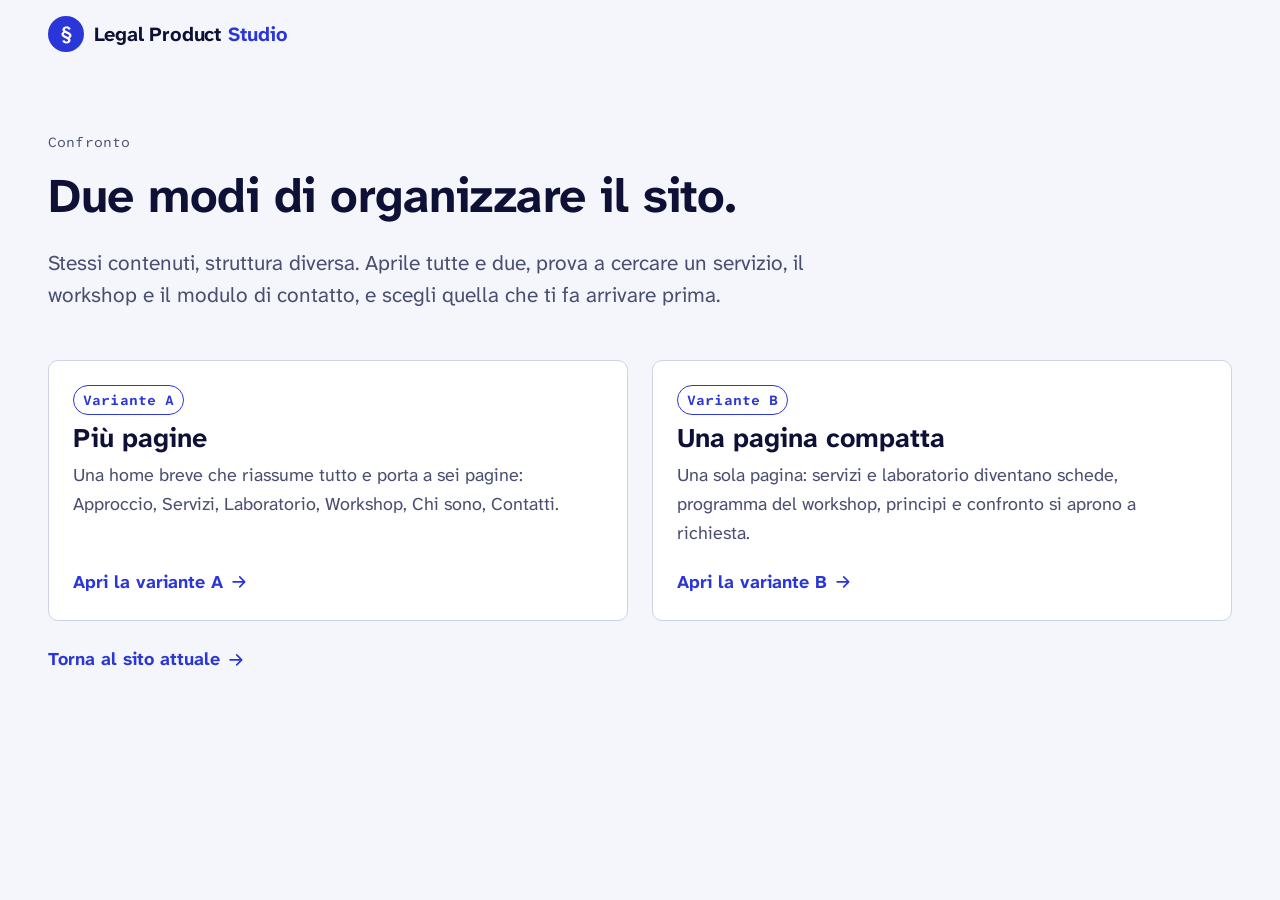
<file: varianti/index.html>
<!doctype html>
<html lang="it">
<head>
  <meta charset="utf-8">
  <meta name="viewport" content="width=device-width, initial-scale=1, viewport-fit=cover">
  <title>Varianti del sito · Legal Product Studio</title>
  <meta name="claude:viewport-fit-sides" content="cover">
  <meta name="description" content="Confronto tra due strutture del sito.">
  <meta name="robots" content="noindex">
  <meta name="theme-color" content="#F5F6FB">
  <meta property="og:type" content="website">
  <meta property="og:locale" content="it_IT">
  <meta property="og:title" content="Varianti del sito · Legal Product Studio">
  <meta property="og:description" content="Portiamo il diritto nel tuo prodotto dal primo giorno. Legal design, Value Sensitive Design, FRIA e accessibilità per team di prodotto.">
  <meta property="og:url" content="https://mikpozzo93.github.io/sitoweb2/">
  <meta property="og:image" content="https://mikpozzo93.github.io/sitoweb2/assets/img/og-image.png">
  <meta name="twitter:card" content="summary_large_image">
  <link rel="icon" href="../assets/img/favicon.svg" type="image/svg+xml">
  <link rel="preload" href="../assets/fonts/atkinson-hyperlegible-next-latin-wght-normal.woff2" as="font" type="font/woff2" crossorigin>
  <link rel="stylesheet" href="../assets/css/fonts.css">
  <link rel="stylesheet" href="../assets/css/styles.css">
</head>
<body>
<!-- BODY:START -->
<script>
  // Motion is opt-out: skipped for visitors who ask the system for reduced motion.
  if (window.matchMedia('(prefers-reduced-motion: no-preference)').matches && 'IntersectionObserver' in window) {
    document.documentElement.classList.add('motion');
  }
</script>
<svg class="sprite" aria-hidden="true" focusable="false">
  <symbol id="i-arrow" viewBox="0 0 24 24"><path d="M5 12h13M13 6l6 6-6 6" fill="none" stroke="currentColor" stroke-width="2" stroke-linecap="round" stroke-linejoin="round"/></symbol>
  <symbol id="i-down" viewBox="0 0 24 24"><path d="M12 5v13M6 13l6 6 6-6" fill="none" stroke="currentColor" stroke-width="2" stroke-linecap="round" stroke-linejoin="round"/></symbol>
  <symbol id="i-check" viewBox="0 0 24 24"><path d="M5 12.5l4.5 4.5L19 7.5" fill="none" stroke="currentColor" stroke-width="2.4" stroke-linecap="round" stroke-linejoin="round"/></symbol>
  <symbol id="i-x" viewBox="0 0 24 24"><path d="M6 6l12 12M18 6L6 18" fill="none" stroke="currentColor" stroke-width="2.4" stroke-linecap="round"/></symbol>
  <symbol id="i-star" viewBox="0 0 24 24"><path d="M12 3.5l2.6 5.4 5.9.8-4.3 4.1 1 5.8L12 16.9l-5.2 2.7 1-5.8-4.3-4.1 5.9-.8z" fill="currentColor"/></symbol>
  <symbol id="i-prev" viewBox="0 0 24 24"><path d="M15 6l-6 6 6 6" fill="none" stroke="currentColor" stroke-width="2" stroke-linecap="round" stroke-linejoin="round"/></symbol>
  <symbol id="i-next" viewBox="0 0 24 24"><path d="M9 6l6 6-6 6" fill="none" stroke="currentColor" stroke-width="2" stroke-linecap="round" stroke-linejoin="round"/></symbol>
  <symbol id="i-pause" viewBox="0 0 24 24"><path d="M8 5v14M16 5v14" fill="none" stroke="currentColor" stroke-width="2.4" stroke-linecap="round"/></symbol>
  <symbol id="i-play" viewBox="0 0 24 24"><path d="M8 5.5v13l10-6.5z" fill="currentColor"/></symbol>
  <symbol id="i-copy" viewBox="0 0 24 24"><rect x="9" y="9" width="11" height="11" rx="2" fill="none" stroke="currentColor" stroke-width="2"/><path d="M5 15V6a2 2 0 0 1 2-2h8" fill="none" stroke="currentColor" stroke-width="2" stroke-linecap="round"/></symbol>
</svg>

<a class="skip-link" href="#contenuto">Vai al contenuto</a>

<header class="site-header" id="site-header">
  <div class="wrap header-inner">
    <a class="brand" href="../index.html" aria-label="Legal Product Studio, vai alla home">
      <span class="brand-mark" aria-hidden="true">§</span>
      <span class="brand-name">Legal Product <span class="brand-studio">Studio</span></span>
    </a>
  </div>
</header>

<main id="contenuto">

  <section class="page-hero" aria-labelledby="page-title">
    <div class="wrap">
      <p class="eyebrow">Confronto</p>
      <h1 class="h2" id="page-title">Due modi di organizzare il sito.</h1>
      <p class="lead">Stessi contenuti, struttura diversa. Aprile tutte e due, prova a cercare un servizio, il workshop e il modulo di contatto, e scegli quella che ti fa arrivare prima.</p>
      <div class="variant-grid">
        <article class="teaser">
          <p class="service-tag">Variante A</p>
          <h2 class="h3">Più pagine</h2>
          <p>Una home breve che riassume tutto e porta a sei pagine: Approccio, Servizi, Laboratorio, Workshop, Chi sono, Contatti.</p>
          <a href="a/index.html">Apri la variante A <svg aria-hidden="true"><use href="#i-arrow"/></svg></a>
        </article>
        <article class="teaser">
          <p class="service-tag">Variante B</p>
          <h2 class="h3">Una pagina compatta</h2>
          <p>Una sola pagina: servizi e laboratorio diventano schede, programma del workshop, principi e confronto si aprono a richiesta.</p>
          <a href="b/index.html">Apri la variante B <svg aria-hidden="true"><use href="#i-arrow"/></svg></a>
        </article>
      </div>
      <a class="more-link" href="../index.html">Torna al sito attuale <svg aria-hidden="true"><use href="#i-arrow"/></svg></a>
    </div>
  </section>
</main>

<!-- BODY:END -->
</body>
</html>
</file>
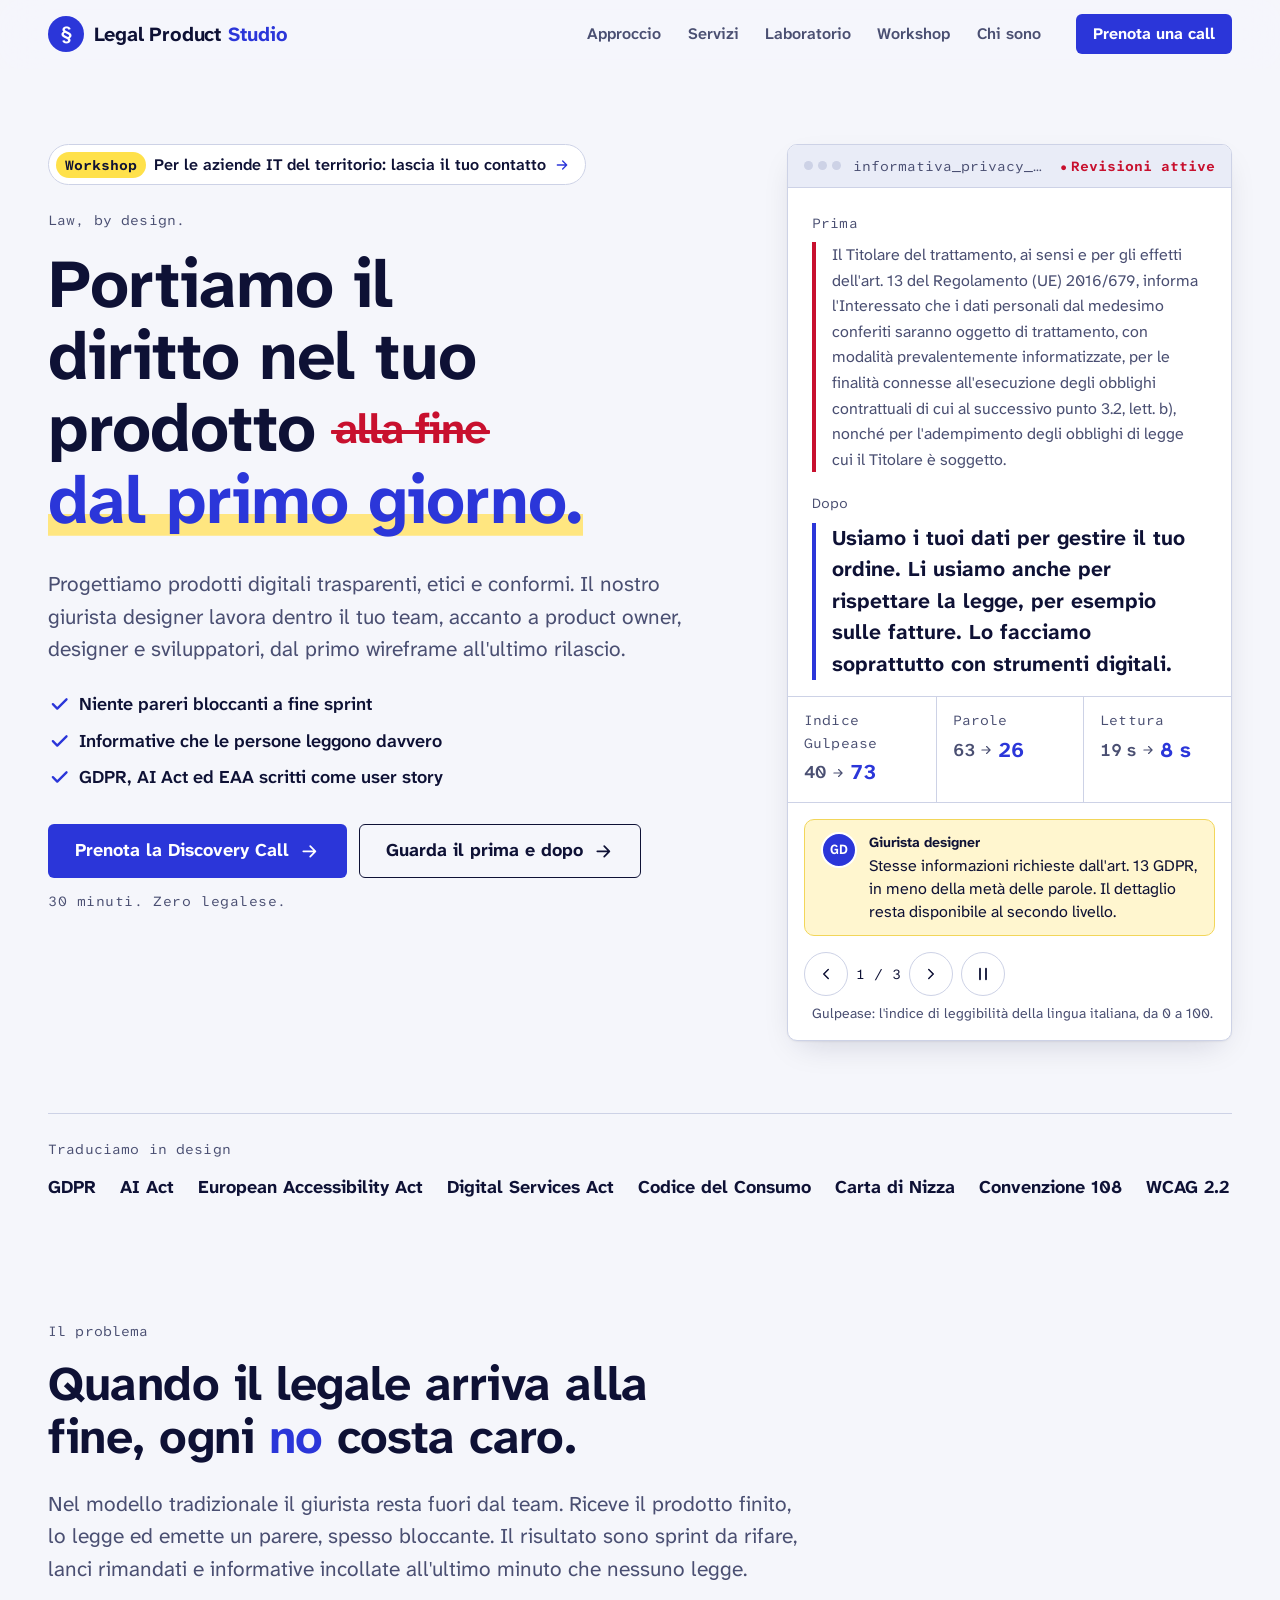
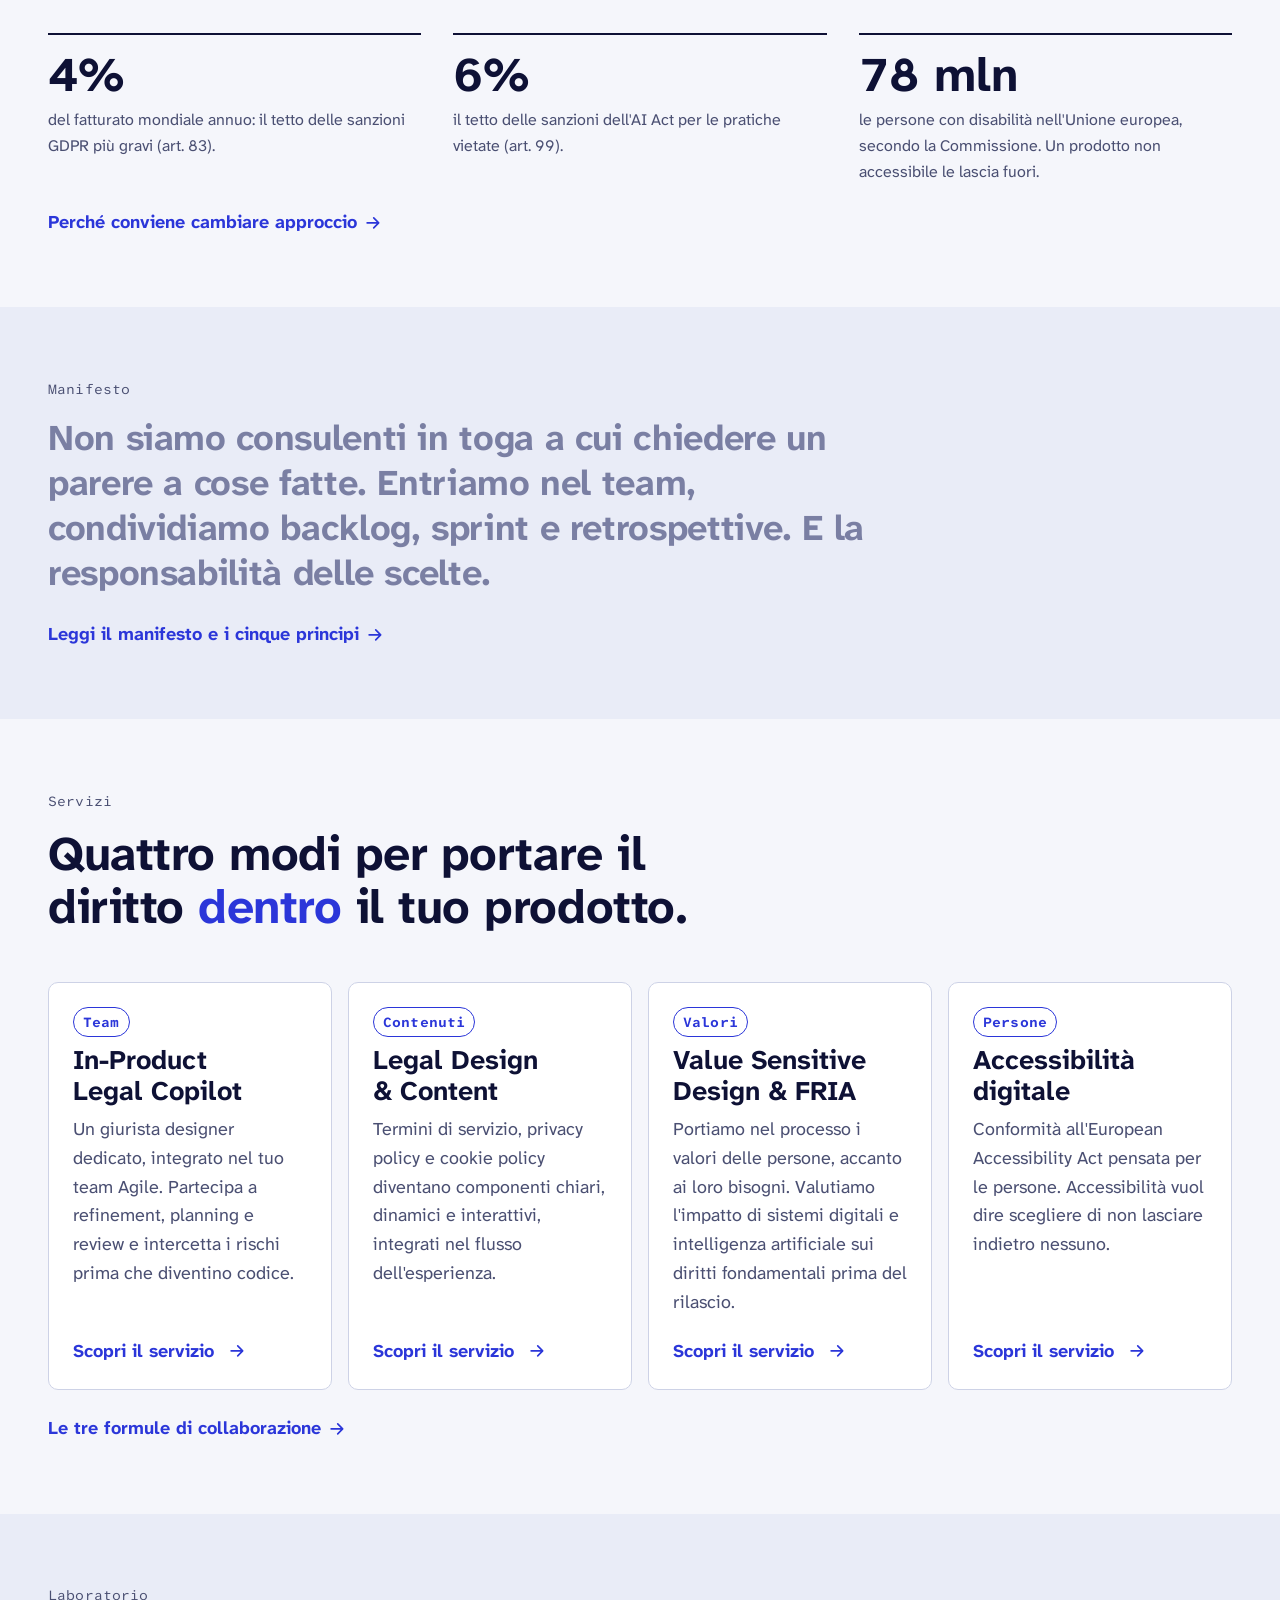
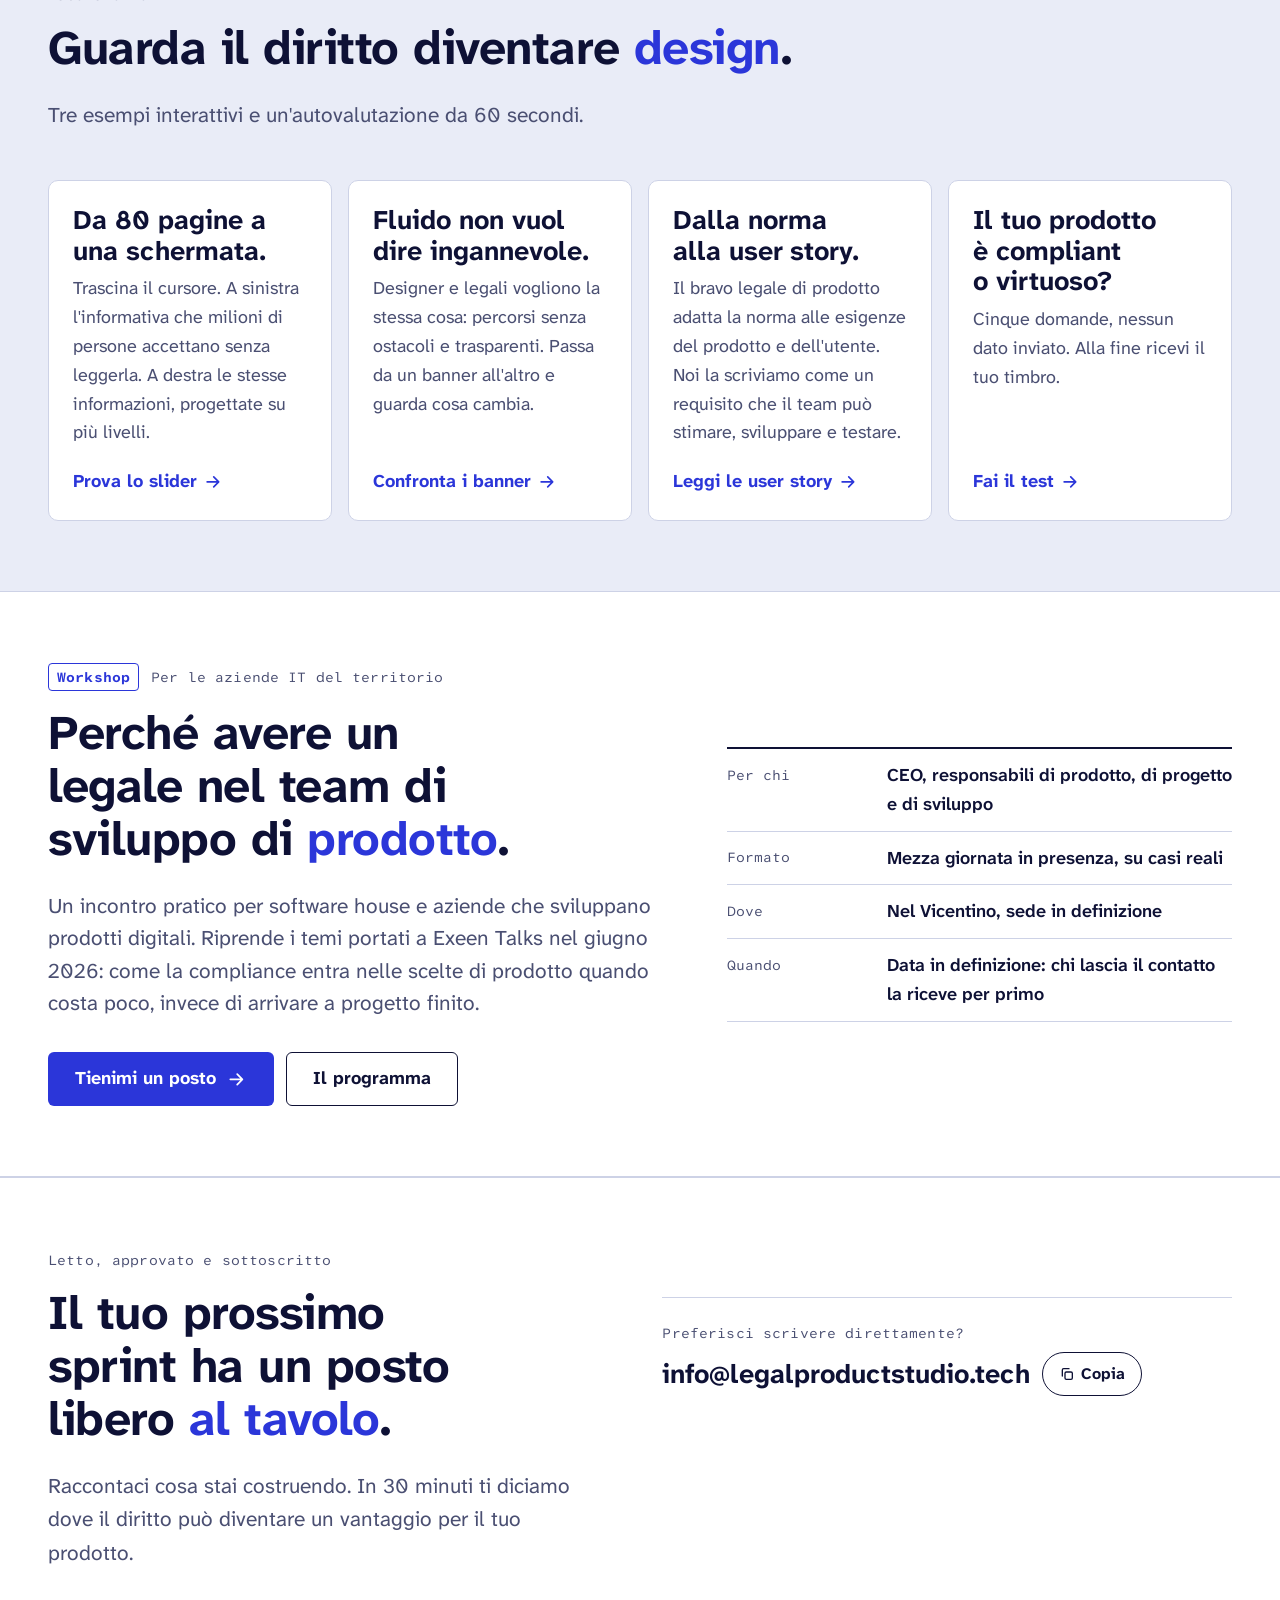
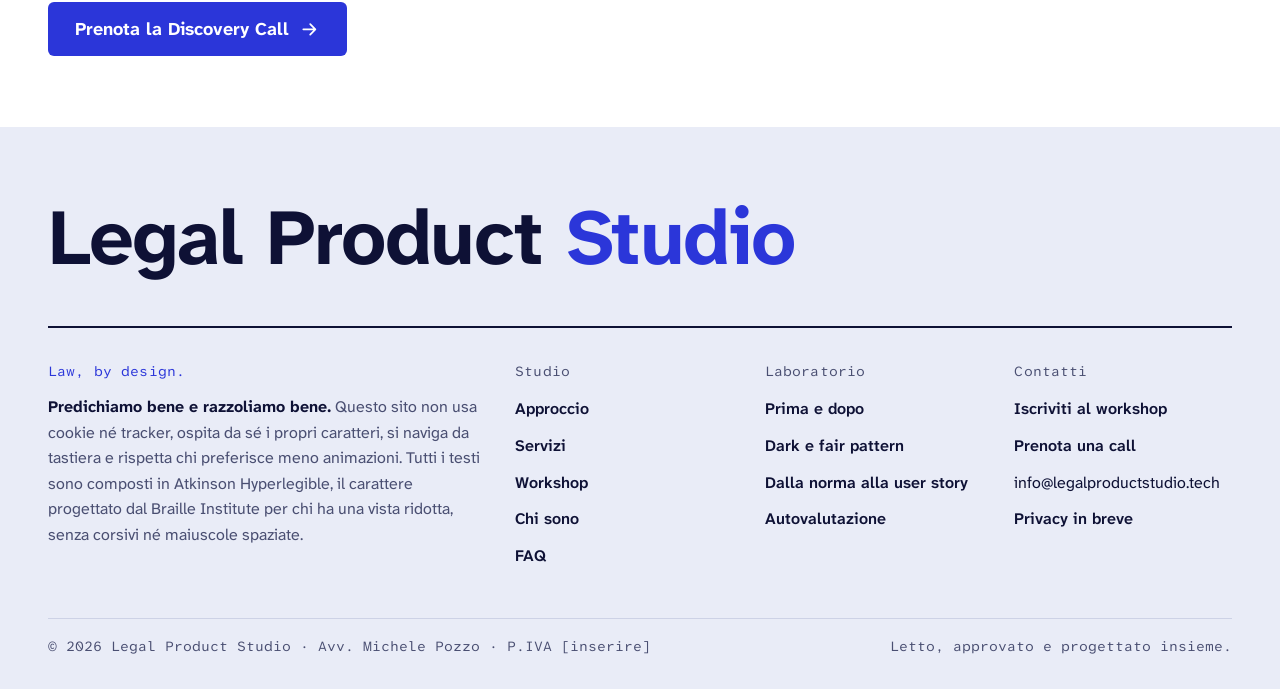
<file: varianti/a/index.html>
<!doctype html>
<html lang="it">
<head>
  <meta charset="utf-8">
  <meta name="viewport" content="width=device-width, initial-scale=1, viewport-fit=cover">
  <title>Legal Product Studio · Law, by design.</title>
  <meta name="claude:viewport-fit-sides" content="cover">
  <meta name="description" content="Legal Product Studio porta il giurista dentro il tuo team di prodotto dal primo giorno.">
  <meta name="robots" content="noindex">
  <meta name="theme-color" content="#F5F6FB">
  <meta property="og:type" content="website">
  <meta property="og:locale" content="it_IT">
  <meta property="og:title" content="Legal Product Studio · Law, by design.">
  <meta property="og:description" content="Portiamo il diritto nel tuo prodotto dal primo giorno. Legal design, Value Sensitive Design, FRIA e accessibilità per team di prodotto.">
  <meta property="og:url" content="https://mikpozzo93.github.io/sitoweb2/">
  <meta property="og:image" content="https://mikpozzo93.github.io/sitoweb2/assets/img/og-image.png">
  <meta name="twitter:card" content="summary_large_image">
  <link rel="icon" href="../../assets/img/favicon.svg" type="image/svg+xml">
  <link rel="preload" href="../../assets/fonts/atkinson-hyperlegible-next-latin-wght-normal.woff2" as="font" type="font/woff2" crossorigin>
  <link rel="stylesheet" href="../../assets/css/fonts.css">
  <link rel="stylesheet" href="../../assets/css/styles.css">
</head>
<body>
<!-- BODY:START -->
<script>
  // Motion is opt-out: skipped for visitors who ask the system for reduced motion.
  if (window.matchMedia('(prefers-reduced-motion: no-preference)').matches && 'IntersectionObserver' in window) {
    document.documentElement.classList.add('motion');
  }
</script>
<svg class="sprite" aria-hidden="true" focusable="false">
  <symbol id="i-arrow" viewBox="0 0 24 24"><path d="M5 12h13M13 6l6 6-6 6" fill="none" stroke="currentColor" stroke-width="2" stroke-linecap="round" stroke-linejoin="round"/></symbol>
  <symbol id="i-down" viewBox="0 0 24 24"><path d="M12 5v13M6 13l6 6 6-6" fill="none" stroke="currentColor" stroke-width="2" stroke-linecap="round" stroke-linejoin="round"/></symbol>
  <symbol id="i-check" viewBox="0 0 24 24"><path d="M5 12.5l4.5 4.5L19 7.5" fill="none" stroke="currentColor" stroke-width="2.4" stroke-linecap="round" stroke-linejoin="round"/></symbol>
  <symbol id="i-x" viewBox="0 0 24 24"><path d="M6 6l12 12M18 6L6 18" fill="none" stroke="currentColor" stroke-width="2.4" stroke-linecap="round"/></symbol>
  <symbol id="i-star" viewBox="0 0 24 24"><path d="M12 3.5l2.6 5.4 5.9.8-4.3 4.1 1 5.8L12 16.9l-5.2 2.7 1-5.8-4.3-4.1 5.9-.8z" fill="currentColor"/></symbol>
  <symbol id="i-prev" viewBox="0 0 24 24"><path d="M15 6l-6 6 6 6" fill="none" stroke="currentColor" stroke-width="2" stroke-linecap="round" stroke-linejoin="round"/></symbol>
  <symbol id="i-next" viewBox="0 0 24 24"><path d="M9 6l6 6-6 6" fill="none" stroke="currentColor" stroke-width="2" stroke-linecap="round" stroke-linejoin="round"/></symbol>
  <symbol id="i-pause" viewBox="0 0 24 24"><path d="M8 5v14M16 5v14" fill="none" stroke="currentColor" stroke-width="2.4" stroke-linecap="round"/></symbol>
  <symbol id="i-play" viewBox="0 0 24 24"><path d="M8 5.5v13l10-6.5z" fill="currentColor"/></symbol>
  <symbol id="i-copy" viewBox="0 0 24 24"><rect x="9" y="9" width="11" height="11" rx="2" fill="none" stroke="currentColor" stroke-width="2"/><path d="M5 15V6a2 2 0 0 1 2-2h8" fill="none" stroke="currentColor" stroke-width="2" stroke-linecap="round"/></symbol>
</svg>

<a class="skip-link" href="#contenuto">Vai al contenuto</a>

<header class="site-header" id="site-header">
  <div class="wrap header-inner">
    <a class="brand" href="index.html" aria-label="Legal Product Studio, vai alla home">
      <span class="brand-mark" aria-hidden="true">§</span>
      <span class="brand-name">Legal Product <span class="brand-studio">Studio</span></span>
    </a>
    <nav class="main-nav" id="main-nav" aria-label="Navigazione principale">
      <ul>
        <li><a href="approccio.html">Approccio</a></li>
        <li><a href="servizi.html">Servizi</a></li>
        <li><a href="laboratorio.html">Laboratorio</a></li>
        <li><a href="workshop.html">Workshop</a></li>
        <li><a href="chi-sono.html">Chi sono</a></li>
      </ul>
      <a class="btn btn-primary btn-small nav-cta" href="contatti.html">Prenota una call</a>
    </nav>
    <button class="nav-toggle" id="nav-toggle" type="button" aria-expanded="false" aria-controls="main-nav">
      <span class="nav-toggle-bars" aria-hidden="true"></span>
      <span class="nav-toggle-label">Menu</span>
    </button>
  </div>
</header>

<main id="contenuto" class="compact">

  <!-- HERO -->
  <section class="hero" id="top" aria-labelledby="hero-title">
    <div class="wrap hero-grid">
      <div class="hero-copy">
        <a class="announce" href="workshop.html"><b>Workshop</b>Per le aziende IT del territorio: lascia il tuo contatto <svg aria-hidden="true"><use href="#i-arrow"/></svg></a>
        <p class="eyebrow" lang="en">Law, by design.</p>
        <h1 class="hero-title" id="hero-title">
          Portiamo il diritto nel tuo prodotto
          <span class="track">
            <del class="track-del"><span class="sr-only">non più </span>alla fine</del>
            <ins class="track-ins"><span class="sr-only">ma </span>dal primo giorno.</ins>
          </span>
        </h1>
        <p class="hero-lead">Progettiamo prodotti digitali trasparenti, etici e conformi. Il nostro giurista designer lavora dentro il tuo team, accanto a product owner, designer e sviluppatori, dal primo wireframe all'ultimo rilascio.</p>
        <ul class="hero-proof">
          <li><svg aria-hidden="true"><use href="#i-check"/></svg>Niente pareri bloccanti a fine sprint</li>
          <li><svg aria-hidden="true"><use href="#i-check"/></svg>Informative che le persone leggono davvero</li>
          <li><svg aria-hidden="true"><use href="#i-check"/></svg>GDPR, AI Act ed EAA scritti come user story</li>
        </ul>
        <div class="hero-actions">
          <a class="btn btn-primary btn-lg" href="contatti.html">Prenota la Discovery Call <svg aria-hidden="true"><use href="#i-arrow"/></svg></a>
          <a class="btn btn-ghost btn-lg" href="laboratorio.html#lab-compare">Guarda il prima e dopo <svg aria-hidden="true"><use href="#i-arrow"/></svg></a>
        </div>
        <p class="hero-note">30 minuti. Zero legalese.</p>
      </div>

      <!-- Revision card: legalese redlined into plain Italian -->
      <div class="hero-demo">
        <article class="revision" id="revision" aria-roledescription="carosello" aria-label="Esempi di riscrittura: dal legalese all'italiano chiaro">
          <header class="revision-bar">
            <span class="revision-dots" aria-hidden="true"><i></i><i></i><i></i></span>
            <span class="revision-file" id="rev-file">informativa_privacy_v7.docx</span>
            <span class="revision-mode">Revisioni attive</span>
          </header>
          <div class="revision-body" id="rev-body" aria-live="off">
            <p class="revision-label">Prima</p>
            <p class="revision-old"><del id="rev-old">Il Titolare del trattamento, ai sensi e per gli effetti dell'art. 13 del Regolamento (UE) 2016/679, informa l'Interessato che i dati personali dal medesimo conferiti saranno oggetto di trattamento, con modalità prevalentemente informatizzate, per le finalità connesse all'esecuzione degli obblighi contrattuali di cui al successivo punto 3.2, lett. b), nonché per l'adempimento degli obblighi di legge cui il Titolare è soggetto.</del></p>
            <p class="revision-label">Dopo</p>
            <p class="revision-new"><ins id="rev-new">Usiamo i tuoi dati per gestire il tuo ordine. Li usiamo anche per rispettare la legge, per esempio sulle fatture. Lo facciamo soprattutto con strumenti digitali.</ins></p>
          </div>
          <dl class="revision-metrics">
            <div>
              <dt>Indice Gulpease</dt>
              <dd><span class="sr-only">da </span><span class="m-old" id="rev-g-old">40</span><svg aria-hidden="true"><use href="#i-arrow"/></svg><span class="sr-only"> a </span><span class="m-new" id="rev-g-new">73</span></dd>
            </div>
            <div>
              <dt>Parole</dt>
              <dd><span class="sr-only">da </span><span class="m-old" id="rev-w-old">63</span><svg aria-hidden="true"><use href="#i-arrow"/></svg><span class="sr-only"> a </span><span class="m-new" id="rev-w-new">26</span></dd>
            </div>
            <div>
              <dt>Lettura</dt>
              <dd><span class="sr-only">da </span><span class="m-old" id="rev-t-old">19 s</span><svg aria-hidden="true"><use href="#i-arrow"/></svg><span class="sr-only"> a </span><span class="m-new" id="rev-t-new">8 s</span></dd>
            </div>
          </dl>
          <div role="note" class="comment comment-revision">
            <span class="avatar avatar-gd" aria-hidden="true">GD</span>
            <div>
              <p class="comment-who">Giurista designer</p>
              <p class="comment-text" id="rev-comment">Stesse informazioni richieste dall'art. 13 GDPR, in meno della metà delle parole. Il dettaglio resta disponibile al secondo livello.</p>
            </div>
          </div>
          <footer class="revision-controls">
            <button class="icon-btn" type="button" id="rev-prev" aria-label="Esempio precedente"><svg aria-hidden="true"><use href="#i-prev"/></svg></button>
            <span class="revision-count" id="rev-count">1 / 3</span>
            <button class="icon-btn" type="button" id="rev-next" aria-label="Esempio successivo"><svg aria-hidden="true"><use href="#i-next"/></svg></button>
            <button class="icon-btn" type="button" id="rev-play" aria-label="Metti in pausa la rotazione automatica" aria-pressed="false"><svg aria-hidden="true"><use href="#i-pause"/></svg></button>
            <span class="revision-hint">Gulpease: l'indice di leggibilità della lingua italiana, da 0 a 100.</span>
          </footer>
        </article>
      </div>
    </div>

    <div class="wrap">
      <div class="norms" aria-label="Le norme che traduciamo in design">
        <p class="norms-label">Traduciamo in design</p>
        <ul class="norms-list">
          <li>GDPR</li>
          <li>AI Act</li>
          <li>European Accessibility Act</li>
          <li>Digital Services Act</li>
          <li>Codice del Consumo</li>
          <li>Carta di Nizza</li>
          <li>Convenzione 108</li>
          <li>WCAG 2.2</li>
        </ul>
      </div>
    </div>
  </section>

  <!-- IL PROBLEMA IN BREVE -->
  <section class="section" id="problema" aria-labelledby="problema-title">
    <div class="wrap">
      <div class="section-head">
        <p class="eyebrow">Il problema</p>
        <h2 class="h2" id="problema-title">Quando il legale arriva alla fine, ogni <em>no</em> costa caro.</h2>
        <p class="lead">Nel modello tradizionale il giurista resta fuori dal team. Riceve il prodotto finito, lo legge ed emette un parere, spesso bloccante. Il risultato sono sprint da rifare, lanci rimandati e informative incollate all'ultimo minuto che nessuno legge.</p>
      </div>
      <dl class="stakes stakes-row">
          <div class="stake">
            <dt>4%</dt>
            <dd>del fatturato mondiale annuo: il tetto delle sanzioni GDPR più gravi (art. 83).</dd>
          </div>
          <div class="stake">
            <dt>7%</dt>
            <dd>il tetto delle sanzioni dell'AI Act per le pratiche vietate (art. 99).</dd>
          </div>
          <div class="stake">
            <dt>87 mln</dt>
            <dd>le persone con disabilità nell'Unione europea, secondo la Commissione. Un prodotto non accessibile le lascia fuori.</dd>
          </div>
        </dl>
      <a class="more-link" href="approccio.html">Perché conviene cambiare approccio <svg aria-hidden="true"><use href="#i-arrow"/></svg></a>
    </div>
  </section>

  <!-- MANIFESTO IN BREVE -->
  <section class="section section-alt" id="manifesto" aria-labelledby="manifesto-title">
    <div class="wrap">
      <p class="eyebrow">Manifesto</p>
      <h2 class="sr-only" id="manifesto-title">Il giurista nel prodotto</h2>
      <p class="statement" id="statement">Non siamo consulenti in toga a cui chiedere un parere a cose fatte. Entriamo nel team, condividiamo backlog, sprint e retrospettive. E la responsabilità delle scelte.</p>
      <a class="more-link" href="approccio.html#manifesto">Leggi il manifesto e i cinque principi <svg aria-hidden="true"><use href="#i-arrow"/></svg></a>
    </div>
  </section>

  <!-- SERVIZI IN BREVE -->
  <section class="section" id="servizi" aria-labelledby="servizi-title">
    <div class="wrap">
      <div class="section-head">
        <p class="eyebrow">Servizi</p>
        <h2 class="h2" id="servizi-title">Quattro modi per portare il diritto <em>dentro</em> il tuo prodotto.</h2>
      </div>
      <div class="teasers">
        <article class="teaser">
          <p class="service-tag">Team</p>
          <h3 lang="en">In-Product Legal Copilot</h3>
          <p>Un giurista designer dedicato, integrato nel tuo team Agile. Partecipa a refinement, planning e review e intercetta i rischi prima che diventino codice.</p>
          <a href="servizi.html#svc-copilot">Scopri il servizio<span class="sr-only">: In-Product Legal Copilot</span> <svg aria-hidden="true"><use href="#i-arrow"/></svg></a>
        </article>
        <article class="teaser">
          <p class="service-tag">Contenuti</p>
          <h3 lang="en">Legal Design &amp; Content</h3>
          <p>Termini di servizio, privacy policy e cookie policy diventano componenti chiari, dinamici e interattivi, integrati nel flusso dell'esperienza.</p>
          <a href="servizi.html#svc-design">Scopri il servizio<span class="sr-only">: Legal Design &amp; Content</span> <svg aria-hidden="true"><use href="#i-arrow"/></svg></a>
        </article>
        <article class="teaser">
          <p class="service-tag">Valori</p>
          <h3 lang="en">Value Sensitive Design &amp; FRIA</h3>
          <p>Portiamo nel processo i valori delle persone, accanto ai loro bisogni. Valutiamo l'impatto di sistemi digitali e intelligenza artificiale sui diritti fondamentali prima del rilascio.</p>
          <a href="servizi.html#svc-vsd">Scopri il servizio<span class="sr-only">: Value Sensitive Design &amp; FRIA</span> <svg aria-hidden="true"><use href="#i-arrow"/></svg></a>
        </article>
        <article class="teaser">
          <p class="service-tag">Persone</p>
          <h3>Accessibilità digitale</h3>
          <p>Conformità all'European Accessibility Act pensata per le persone. Accessibilità vuol dire scegliere di non lasciare indietro nessuno.</p>
          <a href="servizi.html#svc-a11y">Scopri il servizio<span class="sr-only">: Accessibilità digitale</span> <svg aria-hidden="true"><use href="#i-arrow"/></svg></a>
        </article>
      </div>
      <a class="more-link" href="servizi.html#formule">Le tre formule di collaborazione <svg aria-hidden="true"><use href="#i-arrow"/></svg></a>
    </div>
  </section>

  <!-- LABORATORIO IN BREVE -->
  <section class="section section-alt" id="laboratorio" aria-labelledby="lab-title">
    <div class="wrap">
      <div class="section-head">
        <p class="eyebrow">Laboratorio</p>
        <h2 class="h2" id="lab-title">Guarda il diritto diventare <em>design</em>.</h2>
        <p class="lead">Tre esempi interattivi e un'autovalutazione da 60 secondi.</p>
      </div>
      <div class="teasers">
        <article class="teaser">
          <h3>Da 80 pagine a una schermata.</h3>
          <p>Trascina il cursore. A sinistra l'informativa che milioni di persone accettano senza leggerla. A destra le stesse informazioni, progettate su più livelli.</p>
          <a href="laboratorio.html#lab-compare">Prova lo slider <svg aria-hidden="true"><use href="#i-arrow"/></svg></a>
        </article>
        <article class="teaser">
          <h3>Fluido non vuol dire ingannevole.</h3>
          <p>Designer e legali vogliono la stessa cosa: percorsi senza ostacoli e trasparenti. Passa da un banner all'altro e guarda cosa cambia.</p>
          <a href="laboratorio.html#lab-pattern">Confronta i banner <svg aria-hidden="true"><use href="#i-arrow"/></svg></a>
        </article>
        <article class="teaser">
          <h3>Dalla norma alla user story.</h3>
          <p>Il bravo legale di prodotto adatta la norma alle esigenze del prodotto e dell'utente. Noi la scriviamo come un requisito che il team può stimare, sviluppare e testare.</p>
          <a href="laboratorio.html#lab-story">Leggi le user story <svg aria-hidden="true"><use href="#i-arrow"/></svg></a>
        </article>
        <article class="teaser">
          <h3>Il tuo prodotto è compliant o virtuoso?</h3>
          <p>Cinque domande, nessun dato inviato. Alla fine ricevi il tuo timbro.</p>
          <a href="laboratorio.html#checkup">Fai il test <svg aria-hidden="true"><use href="#i-arrow"/></svg></a>
        </article>
      </div>
    </div>
  </section>

  <!-- WORKSHOP IN BREVE -->
  <section class="section section-ws" id="workshop" aria-labelledby="workshop-title">
    <div class="wrap ws-banner">
      <div>
        <p class="eyebrow"><span class="art">Workshop</span> Per le aziende IT del territorio</p>
        <h2 class="h2" id="workshop-title">Perché avere un legale nel team di sviluppo di <em>prodotto</em>.</h2>
        <p class="lead">Un incontro pratico per software house e aziende che sviluppano prodotti digitali. Riprende i temi portati a Exeen Talks nel giugno 2026: come la compliance entra nelle scelte di prodotto quando costa poco, invece di arrivare a progetto finito.</p>
        <div class="cta-actions">
          <a class="btn btn-primary btn-lg" href="workshop.html#ws-form">Tienimi un posto <svg aria-hidden="true"><use href="#i-arrow"/></svg></a>
          <a class="btn btn-ghost btn-lg" href="workshop.html">Il programma</a>
        </div>
      </div>
      <dl class="ws-facts">
          <div><dt>Per chi</dt><dd>CEO, responsabili di prodotto, di progetto e di sviluppo</dd></div>
          <div><dt>Formato</dt><dd>Mezza giornata in presenza, su casi reali</dd></div>
          <div><dt>Dove</dt><dd>Nel Vicentino, sede in definizione</dd></div>
          <div><dt>Quando</dt><dd>Data in definizione: chi lascia il contatto la riceve per primo</dd></div>
        </dl>
    </div>
  </section>

  <!-- CONTATTI IN BREVE -->
  <section class="band" id="contatti" aria-labelledby="contatti-title">
    <div class="wrap band-grid">
      <div class="band-copy">
        <p class="eyebrow eyebrow-band">Letto, approvato e sottoscritto</p>
        <h2 class="h2 band-title" id="contatti-title">Il tuo prossimo sprint ha un posto libero <em>al tavolo</em>.</h2>
        <p class="band-lead">Raccontaci cosa stai costruendo. In 30 minuti ti diciamo dove il diritto può diventare un vantaggio per il tuo prodotto.</p>
        <div class="cta-actions">
          <a class="btn btn-primary btn-lg" href="contatti.html">Prenota la Discovery Call <svg aria-hidden="true"><use href="#i-arrow"/></svg></a>
        </div>
      </div>
      <div>
<div class="direct">
          <p class="direct-label">Preferisci scrivere direttamente?</p>
          <p class="direct-row">
            <span class="direct-email" id="contact-email">info@legalproductstudio.tech</span>
            <button type="button" class="copy-btn" id="copy-email"><svg aria-hidden="true"><use href="#i-copy"/></svg><span>Copia</span></button>
          </p>
        </div>
      </div>
    </div>
  </section>
</main>

<footer class="site-footer">
  <div class="wrap">
    <p class="footer-mark" aria-hidden="true">Legal Product <span>Studio</span></p>
    <div class="footer-grid">
      <div class="footer-about">
        <p class="footer-tag" lang="en">Law, by design.</p>
        <p class="footer-honest"><strong>Predichiamo bene e razzoliamo bene.</strong> Questo sito non usa cookie né tracker, ospita da sé i propri caratteri, si naviga da tastiera e rispetta chi preferisce meno animazioni. Tutti i testi sono composti in Atkinson Hyperlegible, il carattere progettato dal Braille Institute per chi ha una vista ridotta, senza corsivi né maiuscole spaziate.</p>
      </div>
      <nav class="footer-nav" aria-label="Studio">
        <p class="footer-h">Studio</p>
        <ul>
          <li><a href="approccio.html">Approccio</a></li>
          <li><a href="servizi.html">Servizi</a></li>
          <li><a href="workshop.html">Workshop</a></li>
          <li><a href="chi-sono.html">Chi sono</a></li>
          <li><a href="contatti.html#faq">FAQ</a></li>
        </ul>
      </nav>
      <nav class="footer-nav" aria-label="Laboratorio">
        <p class="footer-h">Laboratorio</p>
        <ul>
          <li><a href="laboratorio.html#lab-compare">Prima e dopo</a></li>
          <li><a href="laboratorio.html#lab-pattern">Dark e fair pattern</a></li>
          <li><a href="laboratorio.html#lab-story">Dalla norma alla user story</a></li>
          <li><a href="laboratorio.html#checkup">Autovalutazione</a></li>
        </ul>
      </nav>
      <div class="footer-nav">
        <p class="footer-h">Contatti</p>
        <ul>
          <li><a href="workshop.html#ws-form">Iscriviti al workshop</a></li>
          <li><a href="contatti.html">Prenota una call</a></li>
          <li><span class="footer-email">info@legalproductstudio.tech</span></li>
          <li><button type="button" class="link-btn" data-open-privacy>Privacy in breve</button></li>
        </ul>
      </div>
    </div>
    <div class="footer-bottom">
      <p>© <span id="year">2026</span> Legal Product Studio · Avv. Michele Pozzo · P.IVA [inserire]</p>
      <p>Letto, approvato e progettato insieme.</p>
    </div>
  </div>
  <a class="mobile-cta" id="mobile-cta" href="contatti.html">Prenota una call <svg aria-hidden="true"><use href="#i-arrow"/></svg></a>
</footer>

<!-- Replace the bracketed data with the real data controller details before going live. -->
<dialog class="privacy-dialog" id="privacy-dialog" aria-labelledby="privacy-title">
  <div class="privacy-inner">
    <p class="eyebrow">Primo livello</p>
    <h2 class="h3" id="privacy-title">Privacy in breve</h2>
    <dl class="privacy-list">
      <div><dt>Cosa raccogliamo</dt><dd>Solo i dati che scrivi nei moduli di contatto e di iscrizione al workshop.</dd></div>
      <div><dt>Perché</dt><dd>Per rispondere alla tua richiesta o invitarti al workshop. La base giuridica è la tua richiesta (art. 6, par. 1, lett. b GDPR).</dd></div>
      <div><dt>Cookie e tracker</dt><dd>Nessuno.</dd></div>
      <div><dt>Terze parti</dt><dd>Nessuna. Anche i caratteri tipografici sono ospitati qui.</dd></div>
      <div><dt>Per quanto</dt><dd>Il tempo necessario a gestire la richiesta.</dd></div>
      <div><dt>I tuoi diritti</dt><dd>Accesso, rettifica, cancellazione e opposizione: scrivi a info@legalproductstudio.tech. Puoi anche rivolgerti al Garante per la protezione dei dati personali.</dd></div>
      <div><dt>Titolare</dt><dd>Avv. Michele Pozzo (Legal Product Studio), [indirizzo dello studio].</dd></div>
    </dl>
    <form method="dialog" class="privacy-actions">
      <button class="btn btn-primary" type="submit">Ho capito</button>
    </form>
  </div>
</dialog>
<!-- BODY:END -->

<script src="../../assets/js/main.js" defer></script>
</body>
</html>
</file>
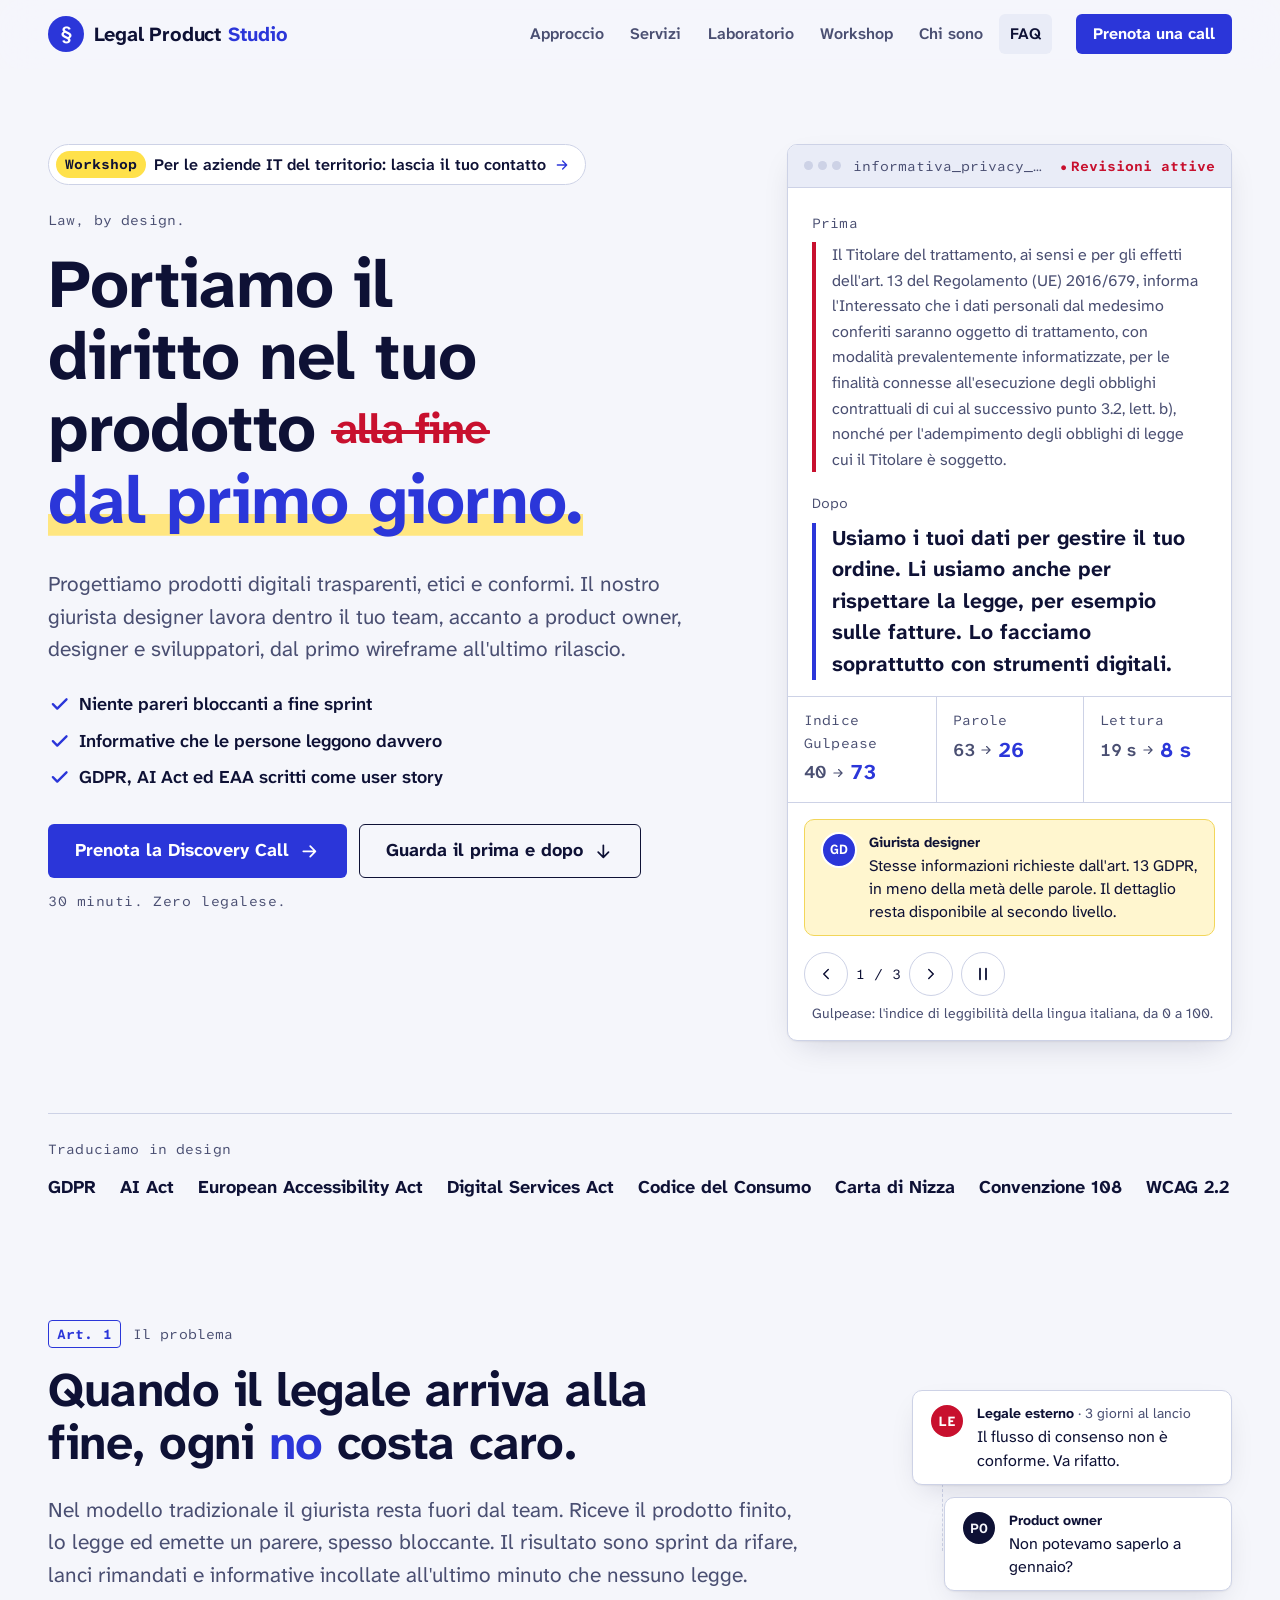
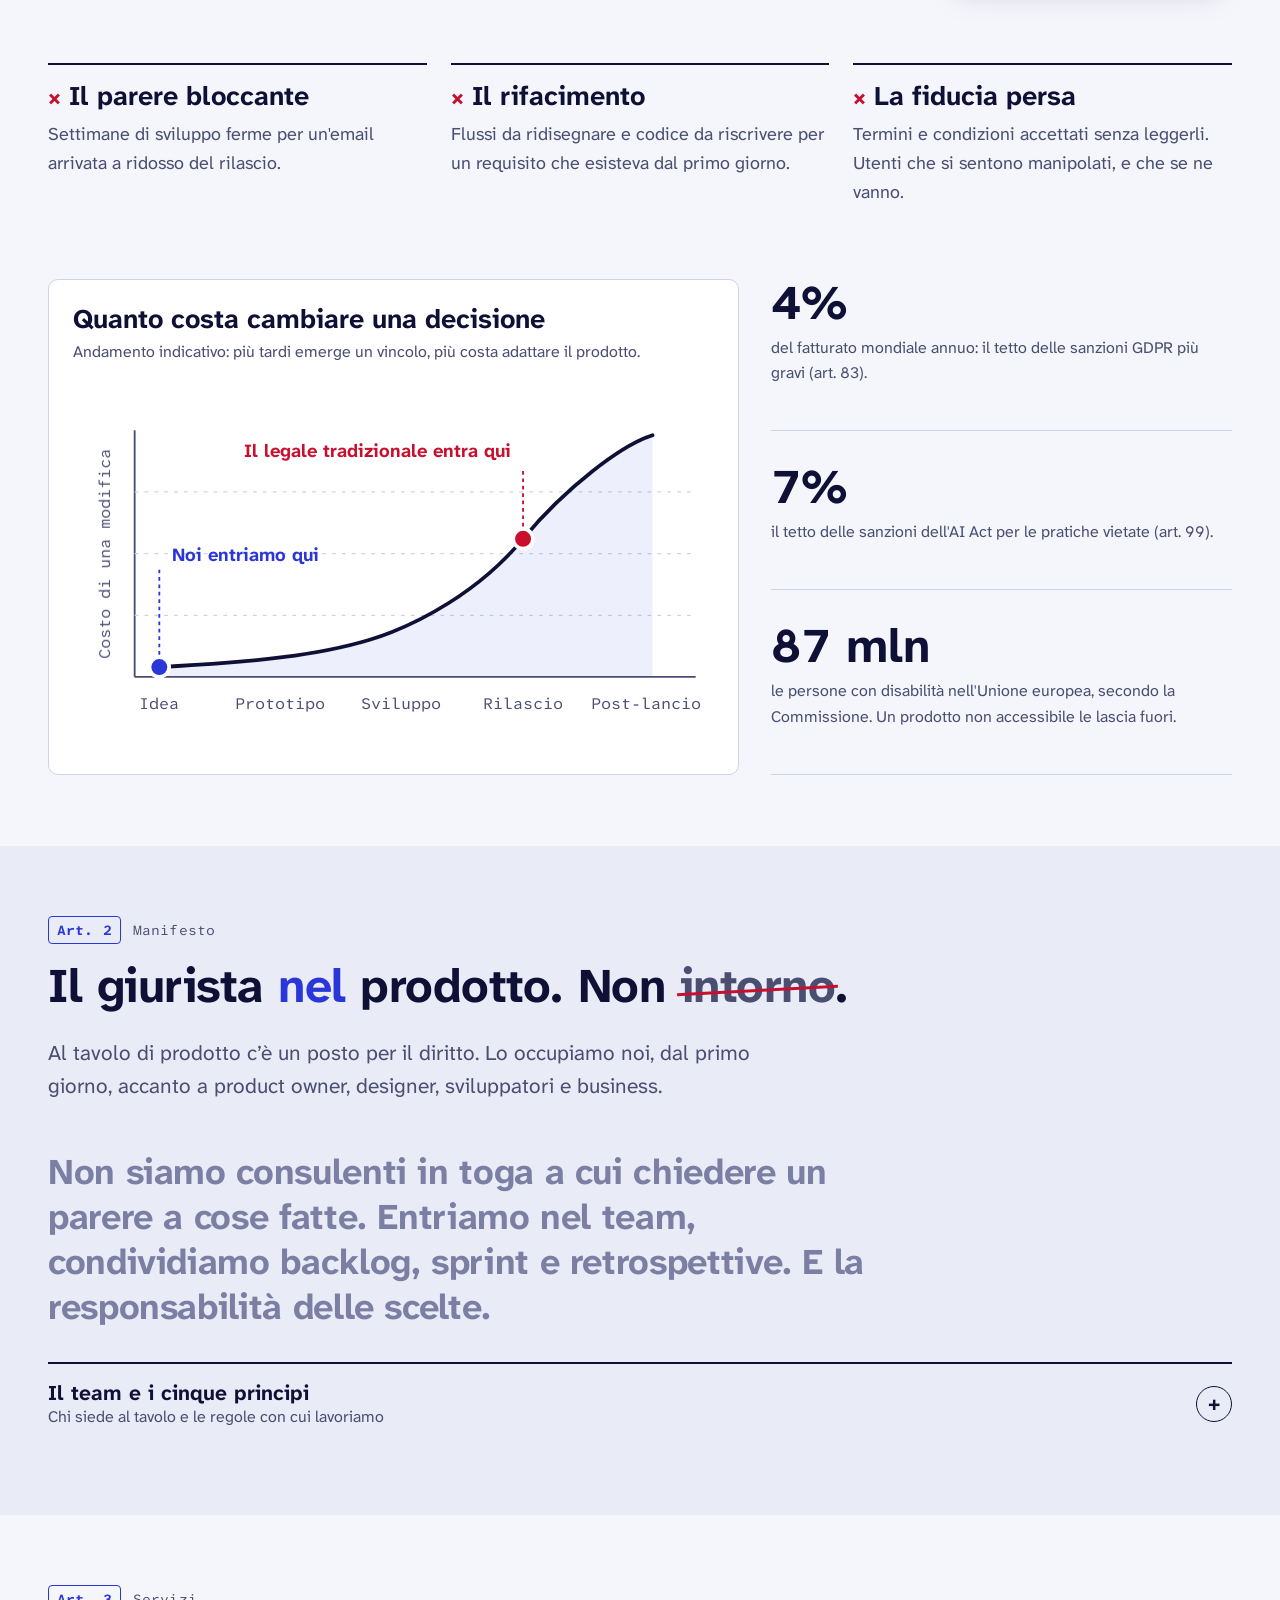
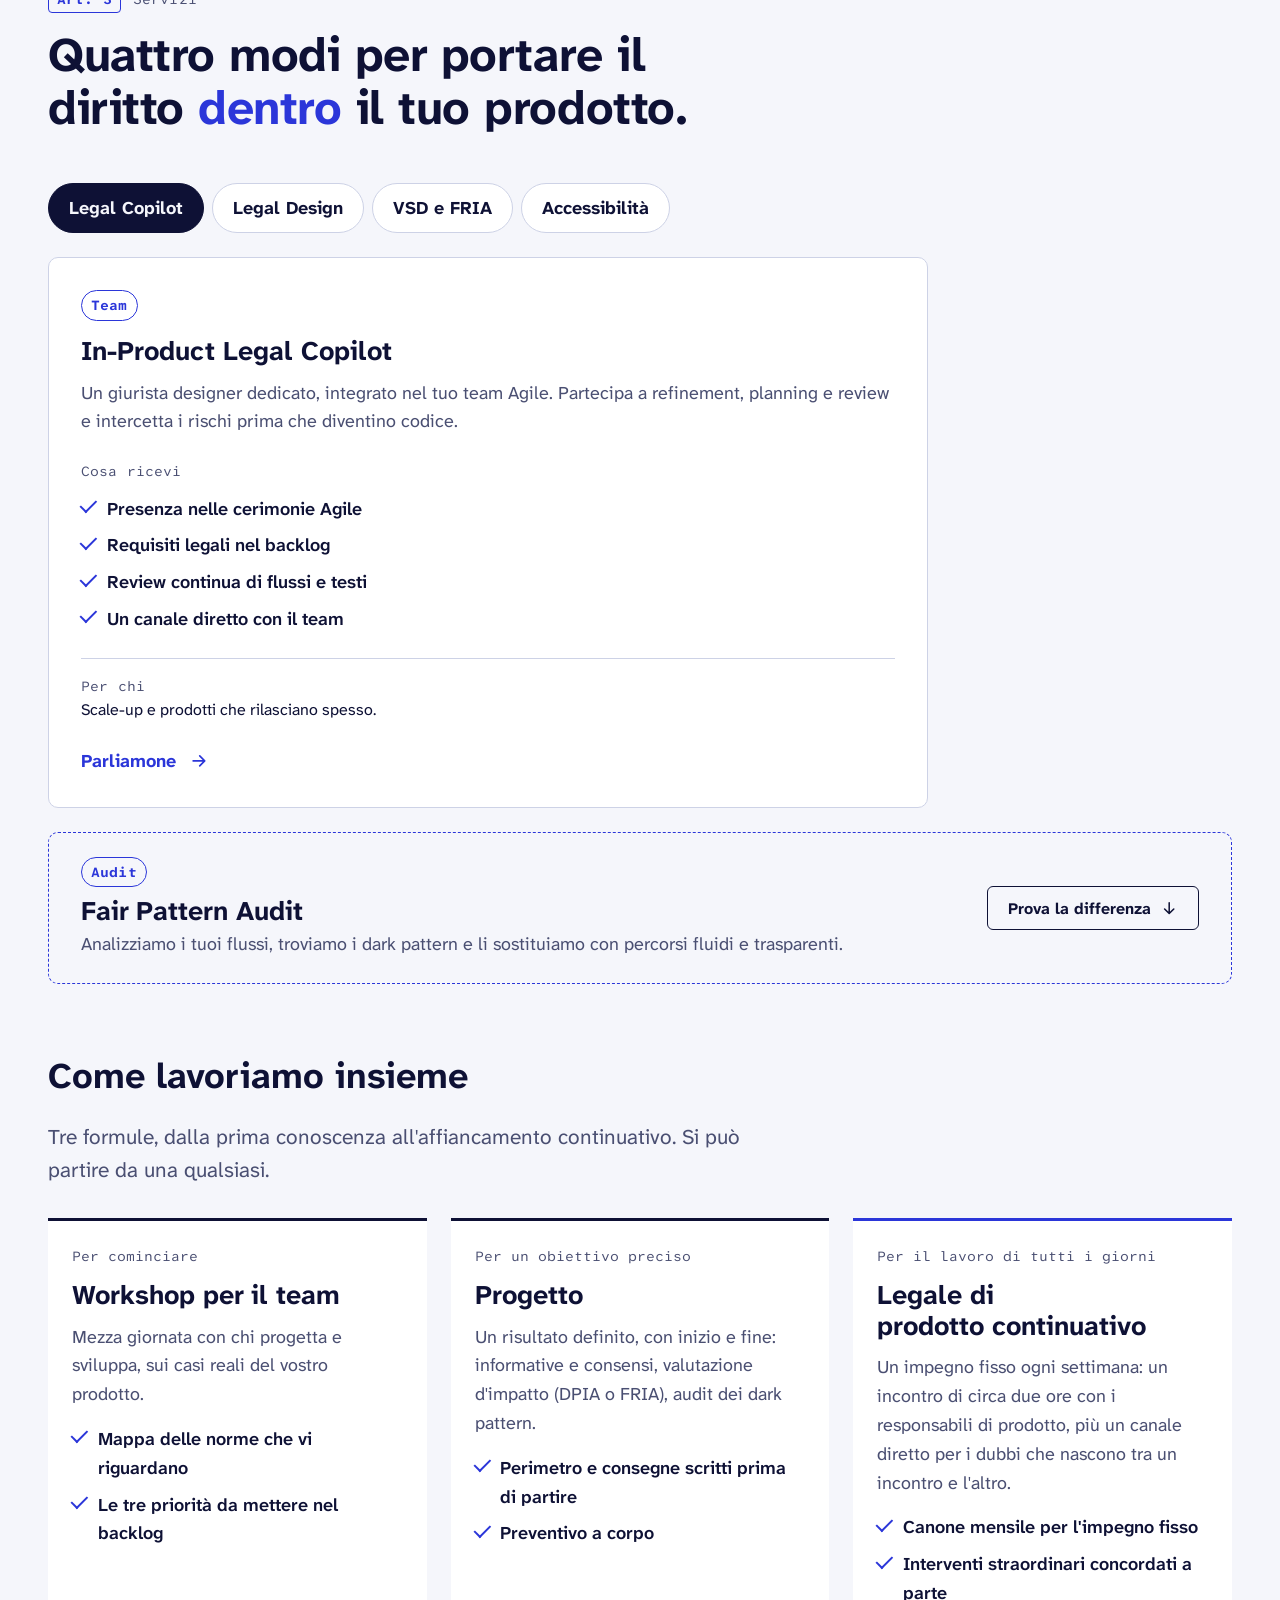
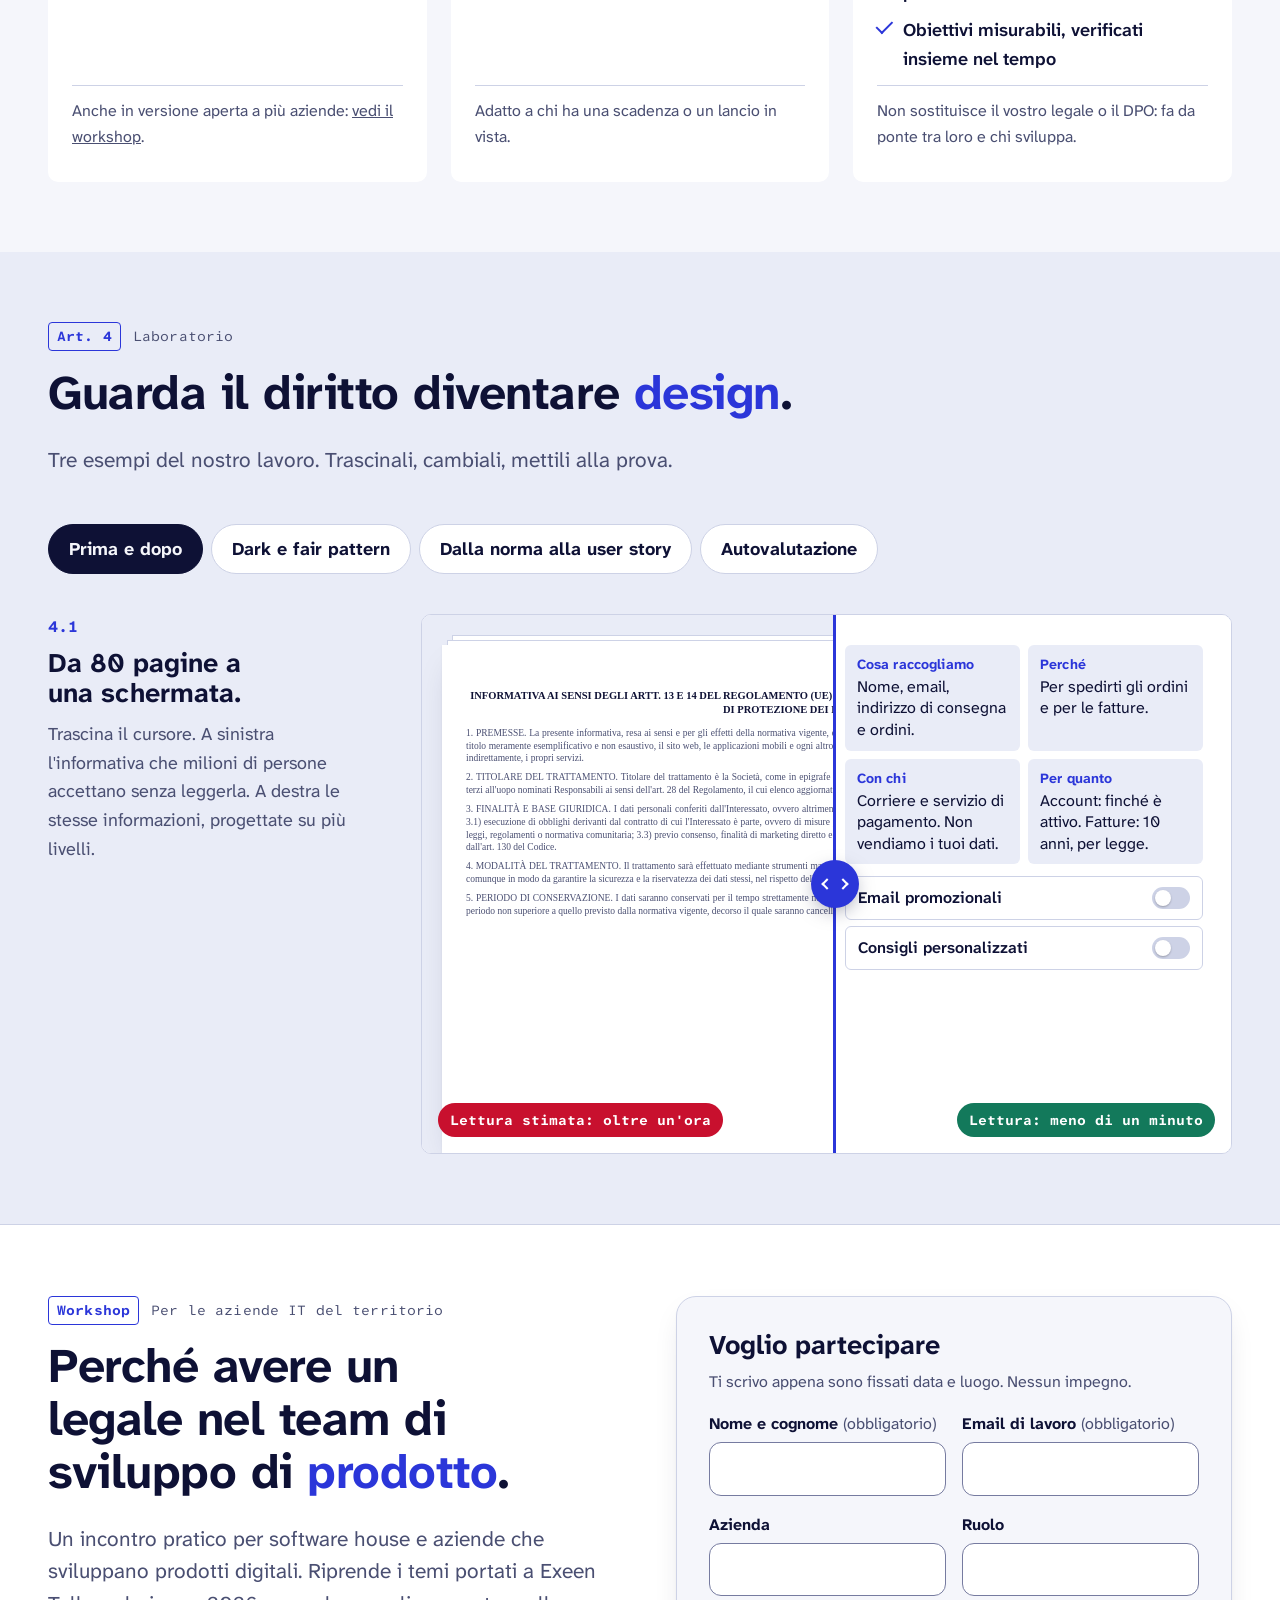
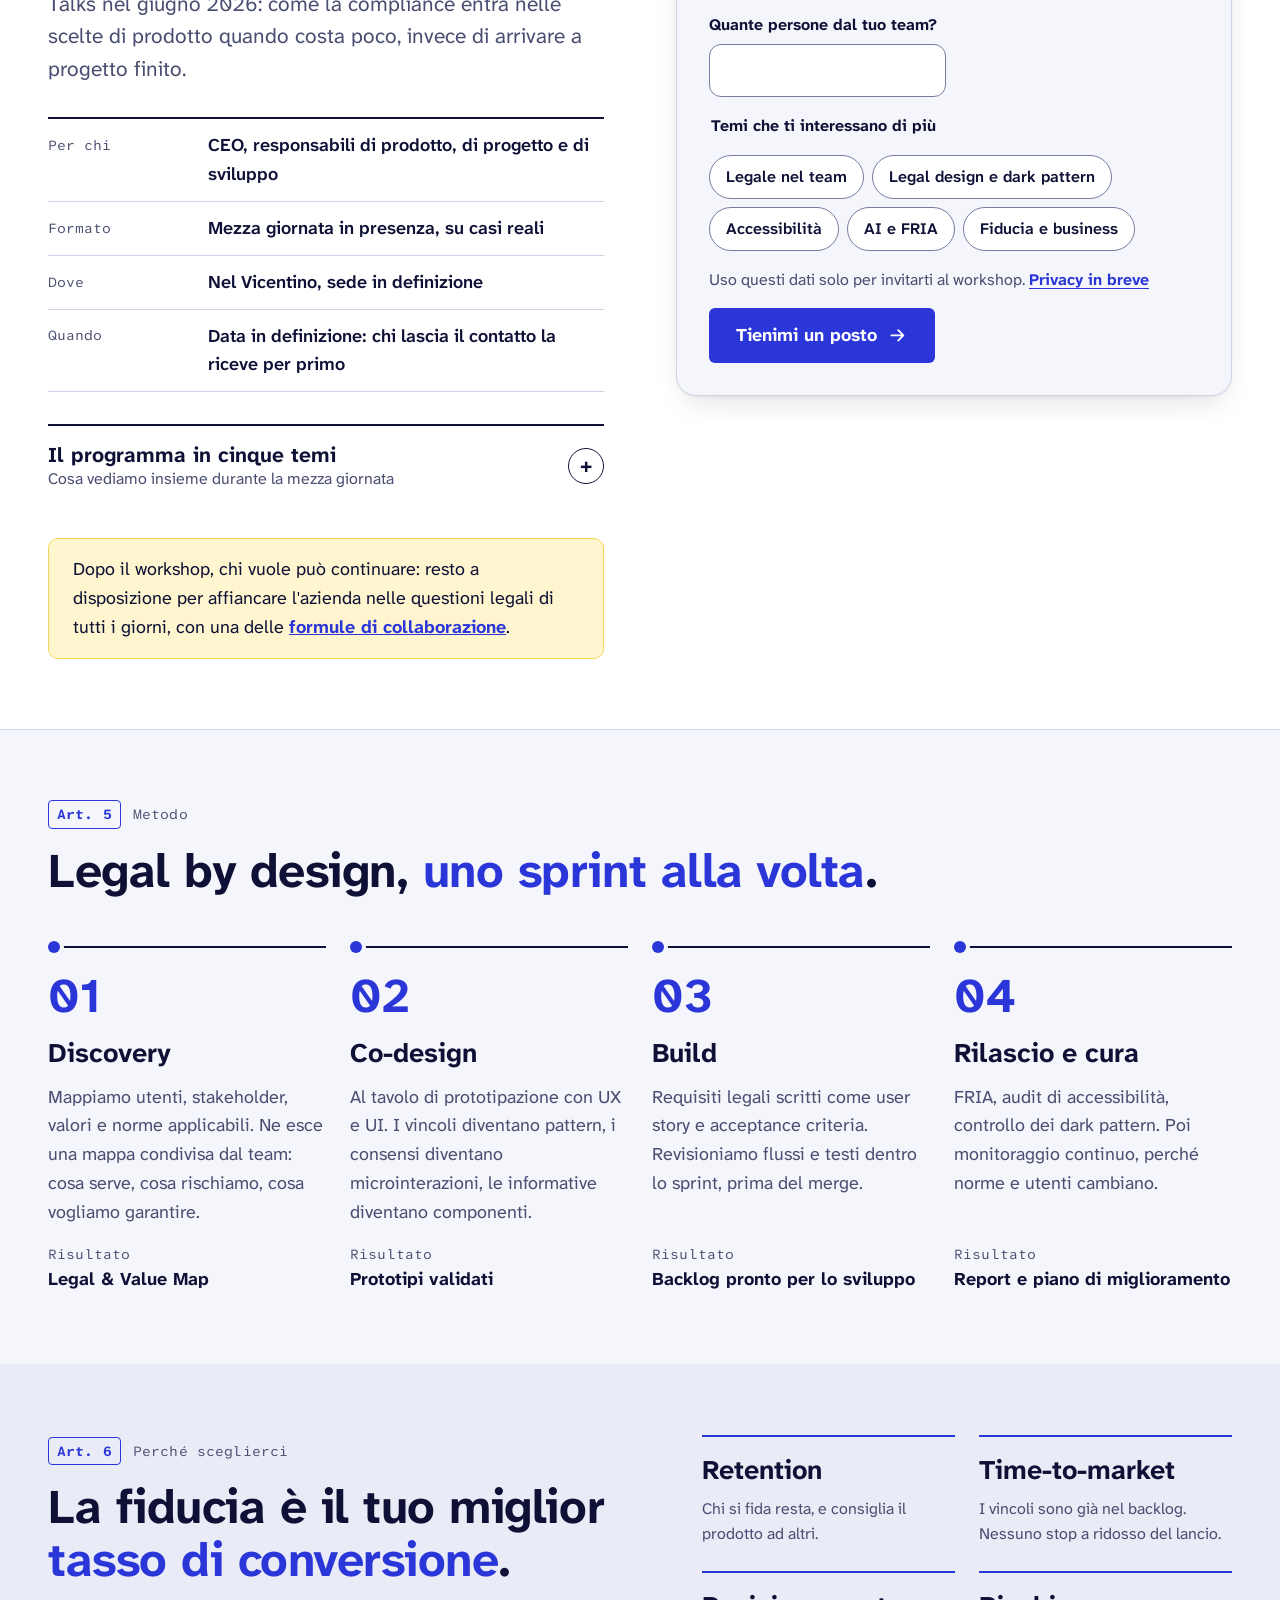
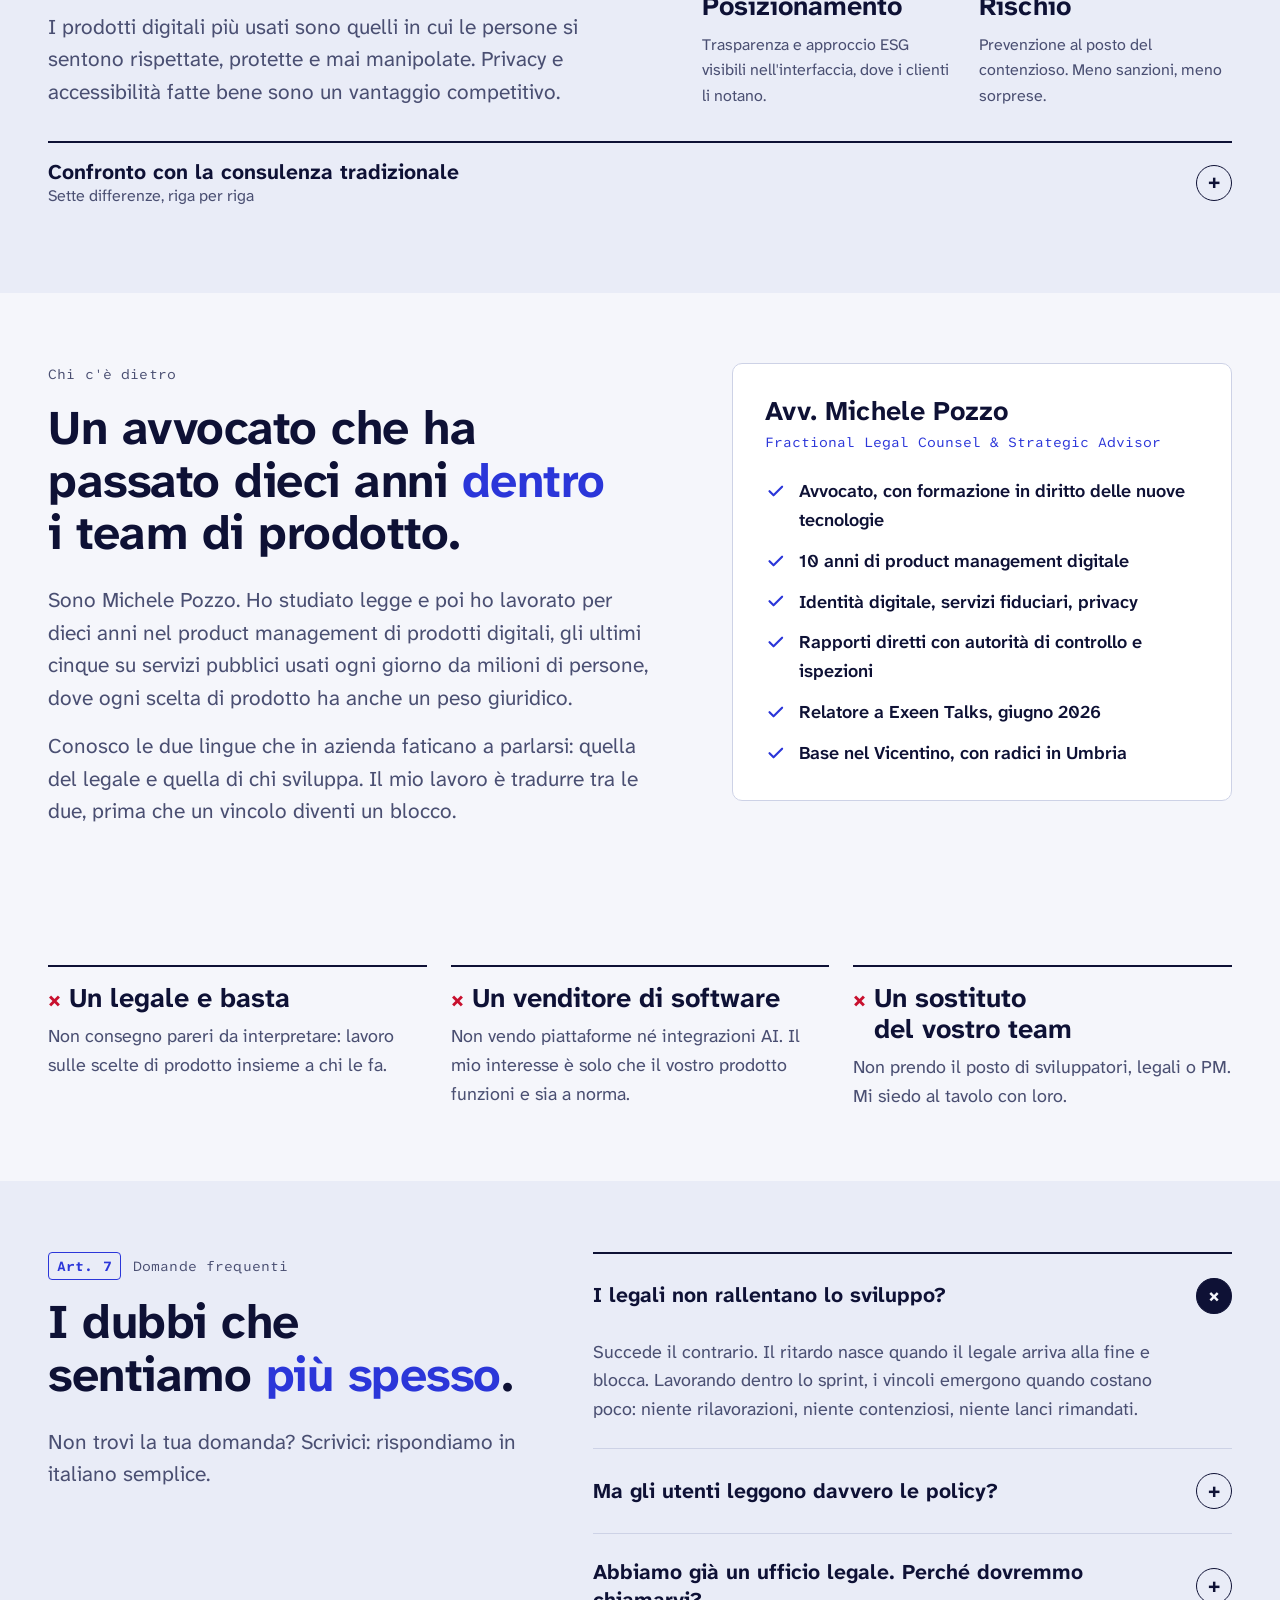
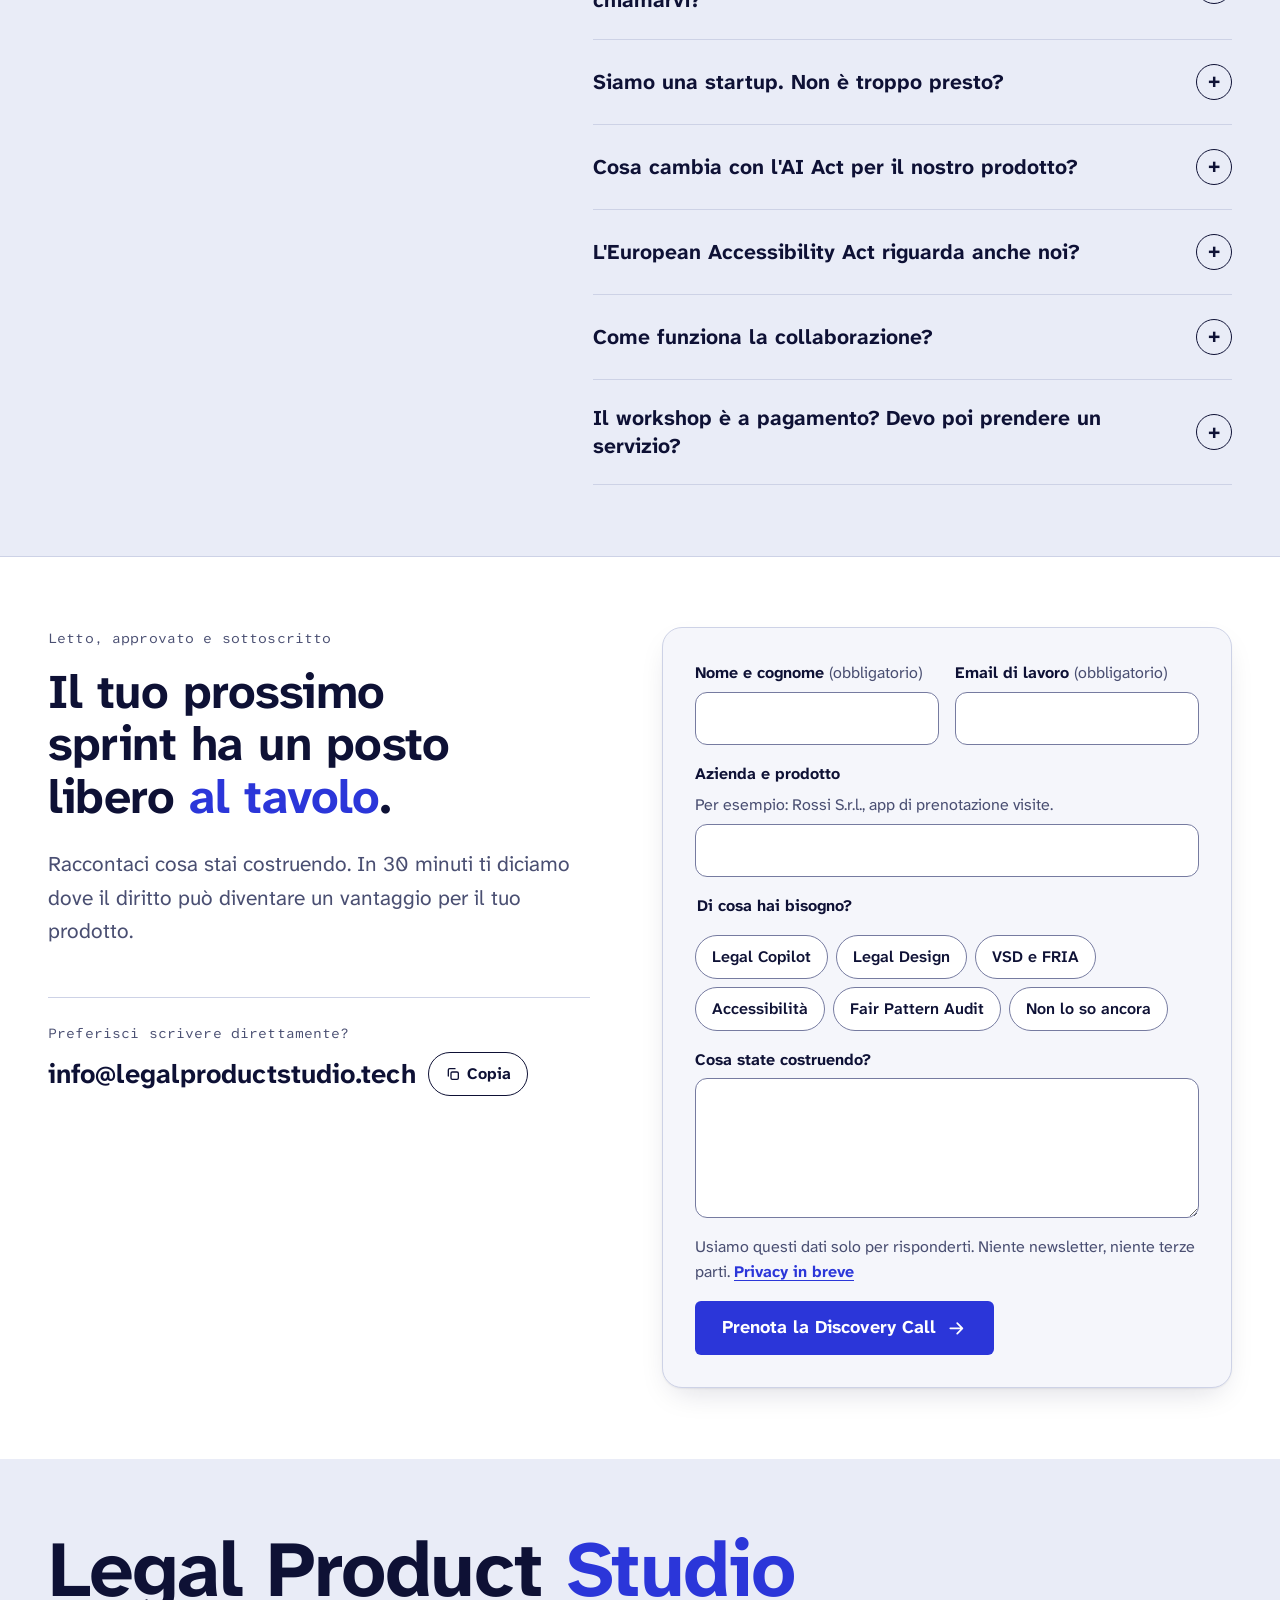
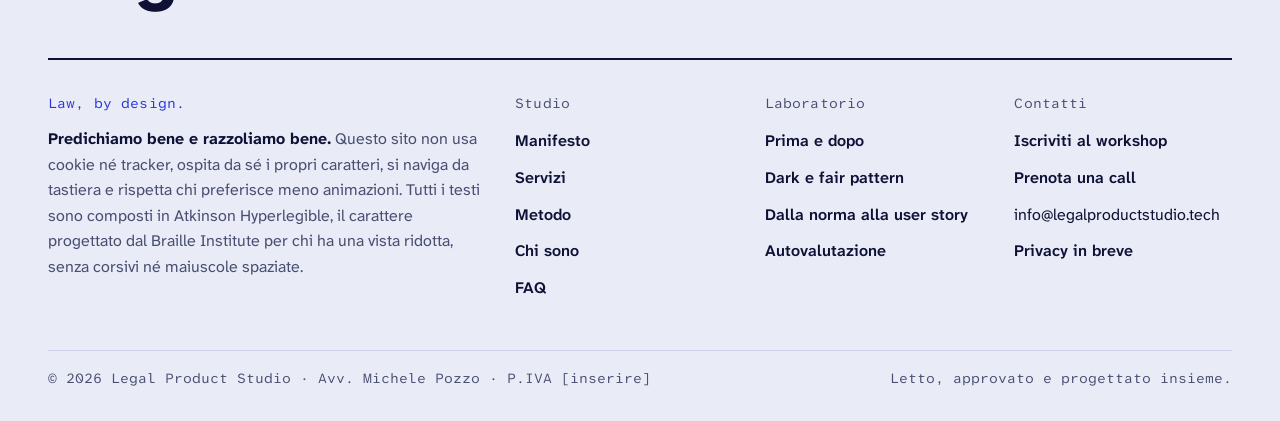
<file: varianti/b/index.html>
<!doctype html>
<html lang="it">
<head>
  <meta charset="utf-8">
  <meta name="viewport" content="width=device-width, initial-scale=1, viewport-fit=cover">
  <title>Legal Product Studio · Law, by design.</title>
  <meta name="claude:viewport-fit-sides" content="cover">
  <meta name="description" content="Legal Product Studio porta il giurista dentro il tuo team di prodotto dal primo giorno.">
  <meta name="robots" content="noindex">
  <meta name="theme-color" content="#F5F6FB">
  <meta property="og:type" content="website">
  <meta property="og:locale" content="it_IT">
  <meta property="og:title" content="Legal Product Studio · Law, by design.">
  <meta property="og:description" content="Portiamo il diritto nel tuo prodotto dal primo giorno. Legal design, Value Sensitive Design, FRIA e accessibilità per team di prodotto.">
  <meta property="og:url" content="https://mikpozzo93.github.io/sitoweb2/">
  <meta property="og:image" content="https://mikpozzo93.github.io/sitoweb2/assets/img/og-image.png">
  <meta name="twitter:card" content="summary_large_image">
  <link rel="icon" href="../../assets/img/favicon.svg" type="image/svg+xml">
  <link rel="preload" href="../../assets/fonts/atkinson-hyperlegible-next-latin-wght-normal.woff2" as="font" type="font/woff2" crossorigin>
  <link rel="stylesheet" href="../../assets/css/fonts.css">
  <link rel="stylesheet" href="../../assets/css/styles.css">
</head>
<body>
<!-- BODY:START -->
<script>
  // Motion is opt-out: skipped for visitors who ask the system for reduced motion.
  if (window.matchMedia('(prefers-reduced-motion: no-preference)').matches && 'IntersectionObserver' in window) {
    document.documentElement.classList.add('motion');
  }
</script>
<svg class="sprite" aria-hidden="true" focusable="false">
  <symbol id="i-arrow" viewBox="0 0 24 24"><path d="M5 12h13M13 6l6 6-6 6" fill="none" stroke="currentColor" stroke-width="2" stroke-linecap="round" stroke-linejoin="round"/></symbol>
  <symbol id="i-down" viewBox="0 0 24 24"><path d="M12 5v13M6 13l6 6 6-6" fill="none" stroke="currentColor" stroke-width="2" stroke-linecap="round" stroke-linejoin="round"/></symbol>
  <symbol id="i-check" viewBox="0 0 24 24"><path d="M5 12.5l4.5 4.5L19 7.5" fill="none" stroke="currentColor" stroke-width="2.4" stroke-linecap="round" stroke-linejoin="round"/></symbol>
  <symbol id="i-x" viewBox="0 0 24 24"><path d="M6 6l12 12M18 6L6 18" fill="none" stroke="currentColor" stroke-width="2.4" stroke-linecap="round"/></symbol>
  <symbol id="i-star" viewBox="0 0 24 24"><path d="M12 3.5l2.6 5.4 5.9.8-4.3 4.1 1 5.8L12 16.9l-5.2 2.7 1-5.8-4.3-4.1 5.9-.8z" fill="currentColor"/></symbol>
  <symbol id="i-prev" viewBox="0 0 24 24"><path d="M15 6l-6 6 6 6" fill="none" stroke="currentColor" stroke-width="2" stroke-linecap="round" stroke-linejoin="round"/></symbol>
  <symbol id="i-next" viewBox="0 0 24 24"><path d="M9 6l6 6-6 6" fill="none" stroke="currentColor" stroke-width="2" stroke-linecap="round" stroke-linejoin="round"/></symbol>
  <symbol id="i-pause" viewBox="0 0 24 24"><path d="M8 5v14M16 5v14" fill="none" stroke="currentColor" stroke-width="2.4" stroke-linecap="round"/></symbol>
  <symbol id="i-play" viewBox="0 0 24 24"><path d="M8 5.5v13l10-6.5z" fill="currentColor"/></symbol>
  <symbol id="i-copy" viewBox="0 0 24 24"><rect x="9" y="9" width="11" height="11" rx="2" fill="none" stroke="currentColor" stroke-width="2"/><path d="M5 15V6a2 2 0 0 1 2-2h8" fill="none" stroke="currentColor" stroke-width="2" stroke-linecap="round"/></symbol>
</svg>

<a class="skip-link" href="#contenuto">Vai al contenuto</a>

<header class="site-header" id="site-header">
  <div class="wrap header-inner">
    <a class="brand" href="#top" aria-label="Legal Product Studio, torna all'inizio">
      <span class="brand-mark" aria-hidden="true">§</span>
      <span class="brand-name">Legal Product <span class="brand-studio">Studio</span></span>
    </a>
    <nav class="main-nav" id="main-nav" aria-label="Navigazione principale">
      <ul>
        <li><a href="#problema">Approccio</a></li>
        <li><a href="#servizi">Servizi</a></li>
        <li><a href="#laboratorio">Laboratorio</a></li>
        <li><a href="#workshop">Workshop</a></li>
        <li><a href="#chi-sono">Chi sono</a></li>
        <li><a href="#faq">FAQ</a></li>
      </ul>
      <a class="btn btn-primary btn-small nav-cta" href="#contatti">Prenota una call</a>
    </nav>
    <button class="nav-toggle" id="nav-toggle" type="button" aria-expanded="false" aria-controls="main-nav">
      <span class="nav-toggle-bars" aria-hidden="true"></span>
      <span class="nav-toggle-label">Menu</span>
    </button>
  </div>
</header>

<main id="contenuto" class="compact">

  <!-- HERO -->
  <section class="hero" id="top" aria-labelledby="hero-title">
    <div class="wrap hero-grid">
      <div class="hero-copy">
        <a class="announce" href="#workshop"><b>Workshop</b>Per le aziende IT del territorio: lascia il tuo contatto <svg aria-hidden="true"><use href="#i-arrow"/></svg></a>
        <p class="eyebrow" lang="en">Law, by design.</p>
        <h1 class="hero-title" id="hero-title">
          Portiamo il diritto nel tuo prodotto
          <span class="track">
            <del class="track-del"><span class="sr-only">non più </span>alla fine</del>
            <ins class="track-ins"><span class="sr-only">ma </span>dal primo giorno.</ins>
          </span>
        </h1>
        <p class="hero-lead">Progettiamo prodotti digitali trasparenti, etici e conformi. Il nostro giurista designer lavora dentro il tuo team, accanto a product owner, designer e sviluppatori, dal primo wireframe all'ultimo rilascio.</p>
        <ul class="hero-proof">
          <li><svg aria-hidden="true"><use href="#i-check"/></svg>Niente pareri bloccanti a fine sprint</li>
          <li><svg aria-hidden="true"><use href="#i-check"/></svg>Informative che le persone leggono davvero</li>
          <li><svg aria-hidden="true"><use href="#i-check"/></svg>GDPR, AI Act ed EAA scritti come user story</li>
        </ul>
        <div class="hero-actions">
          <a class="btn btn-primary btn-lg" href="#contatti">Prenota la Discovery Call <svg aria-hidden="true"><use href="#i-arrow"/></svg></a>
          <a class="btn btn-ghost btn-lg" href="#laboratorio">Guarda il prima e dopo <svg aria-hidden="true"><use href="#i-down"/></svg></a>
        </div>
        <p class="hero-note">30 minuti. Zero legalese.</p>
      </div>

      <!-- Revision card: legalese redlined into plain Italian -->
      <div class="hero-demo">
        <article class="revision" id="revision" aria-roledescription="carosello" aria-label="Esempi di riscrittura: dal legalese all'italiano chiaro">
          <header class="revision-bar">
            <span class="revision-dots" aria-hidden="true"><i></i><i></i><i></i></span>
            <span class="revision-file" id="rev-file">informativa_privacy_v7.docx</span>
            <span class="revision-mode">Revisioni attive</span>
          </header>
          <div class="revision-body" id="rev-body" aria-live="off">
            <p class="revision-label">Prima</p>
            <p class="revision-old"><del id="rev-old">Il Titolare del trattamento, ai sensi e per gli effetti dell'art. 13 del Regolamento (UE) 2016/679, informa l'Interessato che i dati personali dal medesimo conferiti saranno oggetto di trattamento, con modalità prevalentemente informatizzate, per le finalità connesse all'esecuzione degli obblighi contrattuali di cui al successivo punto 3.2, lett. b), nonché per l'adempimento degli obblighi di legge cui il Titolare è soggetto.</del></p>
            <p class="revision-label">Dopo</p>
            <p class="revision-new"><ins id="rev-new">Usiamo i tuoi dati per gestire il tuo ordine. Li usiamo anche per rispettare la legge, per esempio sulle fatture. Lo facciamo soprattutto con strumenti digitali.</ins></p>
          </div>
          <dl class="revision-metrics">
            <div>
              <dt>Indice Gulpease</dt>
              <dd><span class="sr-only">da </span><span class="m-old" id="rev-g-old">40</span><svg aria-hidden="true"><use href="#i-arrow"/></svg><span class="sr-only"> a </span><span class="m-new" id="rev-g-new">73</span></dd>
            </div>
            <div>
              <dt>Parole</dt>
              <dd><span class="sr-only">da </span><span class="m-old" id="rev-w-old">63</span><svg aria-hidden="true"><use href="#i-arrow"/></svg><span class="sr-only"> a </span><span class="m-new" id="rev-w-new">26</span></dd>
            </div>
            <div>
              <dt>Lettura</dt>
              <dd><span class="sr-only">da </span><span class="m-old" id="rev-t-old">19 s</span><svg aria-hidden="true"><use href="#i-arrow"/></svg><span class="sr-only"> a </span><span class="m-new" id="rev-t-new">8 s</span></dd>
            </div>
          </dl>
          <div role="note" class="comment comment-revision">
            <span class="avatar avatar-gd" aria-hidden="true">GD</span>
            <div>
              <p class="comment-who">Giurista designer</p>
              <p class="comment-text" id="rev-comment">Stesse informazioni richieste dall'art. 13 GDPR, in meno della metà delle parole. Il dettaglio resta disponibile al secondo livello.</p>
            </div>
          </div>
          <footer class="revision-controls">
            <button class="icon-btn" type="button" id="rev-prev" aria-label="Esempio precedente"><svg aria-hidden="true"><use href="#i-prev"/></svg></button>
            <span class="revision-count" id="rev-count">1 / 3</span>
            <button class="icon-btn" type="button" id="rev-next" aria-label="Esempio successivo"><svg aria-hidden="true"><use href="#i-next"/></svg></button>
            <button class="icon-btn" type="button" id="rev-play" aria-label="Metti in pausa la rotazione automatica" aria-pressed="false"><svg aria-hidden="true"><use href="#i-pause"/></svg></button>
            <span class="revision-hint">Gulpease: l'indice di leggibilità della lingua italiana, da 0 a 100.</span>
          </footer>
        </article>
      </div>
    </div>

    <div class="wrap">
      <div class="norms" aria-label="Le norme che traduciamo in design">
        <p class="norms-label">Traduciamo in design</p>
        <ul class="norms-list">
          <li>GDPR</li>
          <li>AI Act</li>
          <li>European Accessibility Act</li>
          <li>Digital Services Act</li>
          <li>Codice del Consumo</li>
          <li>Carta di Nizza</li>
          <li>Convenzione 108</li>
          <li>WCAG 2.2</li>
        </ul>
      </div>
    </div>
  </section>

  <!-- ART. 1 PROBLEMA -->
  <section class="section" id="problema" aria-labelledby="problema-title">
    <div class="wrap">
      <div class="article-head with-margin">
        <div>
          <p class="eyebrow"><span class="art">Art. 1</span> Il problema</p>
          <h2 class="h2" id="problema-title">Quando il legale arriva alla fine, ogni <em>no</em> costa caro.</h2>
          <p class="lead">Nel modello tradizionale il giurista resta fuori dal team. Riceve il prodotto finito, lo legge ed emette un parere, spesso bloccante. Il risultato sono sprint da rifare, lanci rimandati e informative incollate all'ultimo minuto che nessuno legge.</p>
        </div>
        <div class="margin-notes" aria-label="Uno scambio tipico, tre giorni prima del lancio">
          <div role="note" class="comment">
            <span class="avatar avatar-ext" aria-hidden="true">LE</span>
            <div>
              <p class="comment-who">Legale esterno <span>· 3 giorni al lancio</span></p>
              <p class="comment-text">Il flusso di consenso non è conforme. Va rifatto.</p>
            </div>
          </div>
          <div role="note" class="comment comment-reply">
            <span class="avatar avatar-po" aria-hidden="true">PO</span>
            <div>
              <p class="comment-who">Product owner</p>
              <p class="comment-text">Non potevamo saperlo a gennaio?</p>
            </div>
          </div>
        </div>
      </div>

      <div class="pains">
        <article class="pain">
          <h3>Il parere bloccante</h3>
          <p>Settimane di sviluppo ferme per un'email arrivata a ridosso del rilascio.</p>
        </article>
        <article class="pain">
          <h3>Il rifacimento</h3>
          <p>Flussi da ridisegnare e codice da riscrivere per un requisito che esisteva dal primo giorno.</p>
        </article>
        <article class="pain">
          <h3>La fiducia persa</h3>
          <p>Termini e condizioni accettati senza leggerli. Utenti che si sentono manipolati, e che se ne vanno.</p>
        </article>
      </div>

      <div class="cost">
        <figure class="cost-chart">
          <figcaption>
            <span class="cost-title">Quanto costa cambiare una decisione</span>
            <span class="cost-sub">Andamento indicativo: più tardi emerge un vincolo, più costa adattare il prodotto.</span>
          </figcaption>
          <div class="chart-scroll">
            <svg viewBox="0 0 520 300" role="img" aria-labelledby="chart-desc" class="chart">
              <title id="chart-desc">Curva che cresce lentamente tra idea e prototipo e poi in modo esponenziale fino al post-lancio. Noi entriamo nella fase di idea, il legale tradizionale al rilascio.</title>
              <g class="chart-grid">
                <line x1="50" y1="40" x2="50" y2="240"/>
                <line x1="50" y1="240" x2="505" y2="240"/>
                <line x1="50" y1="190" x2="505" y2="190" class="faint"/>
                <line x1="50" y1="140" x2="505" y2="140" class="faint"/>
                <line x1="50" y1="90" x2="505" y2="90" class="faint"/>
              </g>
              <path class="chart-area" d="M70 232 C 150 228, 200 222, 240 210 S 330 170, 365 128 S 445 52, 470 44 L 470 240 L 70 240 Z"/>
              <path class="chart-line" pathLength="1" d="M70 232 C 150 228, 200 222, 240 210 S 330 170, 365 128 S 445 52, 470 44"/>
              <g class="chart-x">
                <text x="70" y="266">Idea</text>
                <text x="168" y="266" class="x-minor">Prototipo</text>
                <text x="266" y="266" class="x-minor">Sviluppo</text>
                <text x="365" y="266">Rilascio</text>
                <text x="465" y="266" class="x-minor">Post-lancio</text>
              </g>
              <text class="chart-y" x="-140" y="30" transform="rotate(-90)">Costo di una modifica</text>
              <g class="mark mark-us">
                <circle cx="70" cy="232" r="8"/>
                <line x1="70" y1="222" x2="70" y2="150"/>
                <text x="80" y="146">Noi entriamo qui</text>
              </g>
              <g class="mark mark-them">
                <circle cx="365" cy="128" r="8"/>
                <line x1="365" y1="118" x2="365" y2="70"/>
                <text x="355" y="62" text-anchor="end">Il legale tradizionale entra qui</text>
              </g>
            </svg>
          </div>
          <ul class="chart-legend">
            <li><span class="dot dot-us" aria-hidden="true"></span>Noi entriamo qui: fase di idea</li>
            <li><span class="dot dot-them" aria-hidden="true"></span>Il legale tradizionale entra qui: rilascio</li>
          </ul>
        </figure>

        <dl class="stakes">
          <div class="stake">
            <dt>4%</dt>
            <dd>del fatturato mondiale annuo: il tetto delle sanzioni GDPR più gravi (art. 83).</dd>
          </div>
          <div class="stake">
            <dt>7%</dt>
            <dd>il tetto delle sanzioni dell'AI Act per le pratiche vietate (art. 99).</dd>
          </div>
          <div class="stake">
            <dt>87 mln</dt>
            <dd>le persone con disabilità nell'Unione europea, secondo la Commissione. Un prodotto non accessibile le lascia fuori.</dd>
          </div>
        </dl>
      </div>
    </div>
  </section>

  <!-- ART. 2 MANIFESTO -->
  <section class="section section-alt" id="manifesto" aria-labelledby="manifesto-title">
    <div class="wrap">
      <div class="section-head">
          <p class="eyebrow"><span class="art">Art. 2</span> Manifesto</p>
          <h2 class="h2" id="manifesto-title">Il giurista <em>nel</em> prodotto. Non <span class="strike">intorno</span>.</h2>
          <p class="lead">Al tavolo di prodotto c’è un posto per il diritto. Lo occupiamo noi, dal primo giorno, accanto a product owner, designer, sviluppatori e business.</p>
      </div>
      <p class="statement" id="statement">Non siamo consulenti in toga a cui chiedere un parere a cose fatte. Entriamo nel team, condividiamo backlog, sprint e retrospettive. E la responsabilità delle scelte.</p>
      <details class="fold" id="principi">
        <summary><span>Il team e i cinque principi<span class="fold-hint">Chi siede al tavolo e le regole con cui lavoriamo</span></span></summary>
        <div class="fold-body">
        <div class="team" id="team">
          <div class="team-ring">
            <div class="team-center">
              <span class="team-center-label">Al centro</span>
              <span class="team-center-name">La persona che userà il prodotto</span>
            </div>
            <button type="button" class="team-node is-legal" data-role="legal" aria-pressed="true" style="--i:0">Giurista designer</button>
            <button type="button" class="team-node" data-role="po" aria-pressed="false" style="--i:1">Product owner</button>
            <button type="button" class="team-node" data-role="ux" aria-pressed="false" style="--i:2">UX/UI designer</button>
            <button type="button" class="team-node" data-role="dev" aria-pressed="false" style="--i:3">Sviluppatori</button>
            <button type="button" class="team-node" data-role="biz" aria-pressed="false" style="--i:4">Business</button>
          </div>
          <div class="team-panel" aria-live="polite">
            <p class="team-panel-role" id="team-role">Giurista designer</p>
            <p class="team-panel-text" id="team-text">Si immedesima nell'utente finale e traduce le norme in scelte di prodotto. Siede al tavolo dal primo giorno, non alla fine.</p>
          </div>
        </div>
      <ol class="commi">
        <li class="comma">
          <span class="comma-num">c. 1</span>
          <h3>Prevenire, come fa un buon medico.</h3>
          <p>Coinvolgere il legale in fase di ideazione e prototipazione è prevenzione. Costa meno e salva il lancio.</p>
        </li>
        <li class="comma">
          <span class="comma-num">c. 2</span>
          <h3>Virtuosi, oltre che compliant.</h3>
          <p>Spuntare la casella della compliance non protegge nessuno. Progettiamo tutele che l'utente percepisce davvero.</p>
        </li>
        <li class="comma">
          <span class="comma-num">c. 3</span>
          <h3>La privacy è un diritto fondamentale.</h3>
          <p>Lo affermano la Carta di Nizza e la Convenzione 108. Per noi è un requisito di design, prima che un adempimento.</p>
        </li>
        <li class="comma">
          <span class="comma-num">c. 4</span>
          <h3>Parliamo la lingua del team.</h3>
          <p>Niente latinorum. I vincoli legali diventano flussi, componenti e user story.</p>
        </li>
        <li class="comma">
          <span class="comma-num">c. 5</span>
          <h3>Al centro c'è la persona.</h3>
          <p>Chi usa il prodotto e chi lo costruisce. Progettiamo per i loro valori, oltre che per i loro bisogni.</p>
        </li>
      </ol>
        </div>
      </details>
    </div>
  </section>

  <!-- ART. 3 SERVIZI -->
  <section class="section" id="servizi" aria-labelledby="servizi-title">
    <div class="wrap">
      <div class="section-head">
        <p class="eyebrow"><span class="art">Art. 3</span> Servizi</p>
        <h2 class="h2" id="servizi-title">Quattro modi per portare il diritto <em>dentro</em> il tuo prodotto.</h2>
      </div>

      <div class="tabs tabs-major" role="tablist" aria-label="Servizi">
        <button type="button" role="tab" class="tab" id="tab-svc-copilot" aria-controls="panel-svc-copilot" aria-selected="true">Legal Copilot</button>
        <button type="button" role="tab" class="tab" id="tab-svc-design" aria-controls="panel-svc-design" aria-selected="false" tabindex="-1">Legal Design</button>
        <button type="button" role="tab" class="tab" id="tab-svc-vsd" aria-controls="panel-svc-vsd" aria-selected="false" tabindex="-1">VSD e FRIA</button>
        <button type="button" role="tab" class="tab" id="tab-svc-a11y" aria-controls="panel-svc-a11y" aria-selected="false" tabindex="-1">Accessibilità</button>
      </div>
      <div class="svc-panel" role="tabpanel" id="panel-svc-copilot" aria-labelledby="tab-svc-copilot" tabindex="0">
        <article class="service" id="svc-copilot">
          <p class="service-tag">Team</p>
          <h3 class="service-title" lang="en">In-Product Legal Copilot</h3>
          <p class="service-desc">Un giurista designer dedicato, integrato nel tuo team Agile. Partecipa a refinement, planning e review e intercetta i rischi prima che diventino codice.</p>
          <h4 class="service-sub">Cosa ricevi</h4>
          <ul class="ticks">
            <li>Presenza nelle cerimonie Agile</li>
            <li>Requisiti legali nel backlog</li>
            <li>Review continua di flussi e testi</li>
            <li>Un canale diretto con il team</li>
          </ul>
          <p class="service-for"><span>Per chi</span>Scale-up e prodotti che rilasciano spesso.</p>
          <a class="service-cta" href="#contatti" data-service="copilot">Parliamone<span class="sr-only"> di In-Product Legal Copilot</span> <svg aria-hidden="true"><use href="#i-arrow"/></svg></a>
        </article>
      </div>
      <div class="svc-panel" role="tabpanel" id="panel-svc-design" aria-labelledby="tab-svc-design" tabindex="0" hidden>
        <article class="service" id="svc-design">
          <p class="service-tag">Contenuti</p>
          <h3 class="service-title" lang="en">Legal Design &amp; Content</h3>
          <p class="service-desc">Termini di servizio, privacy policy e cookie policy diventano componenti chiari, dinamici e interattivi, integrati nel flusso dell'esperienza.</p>
          <h4 class="service-sub">Cosa ricevi</h4>
          <ul class="ticks">
            <li>Informative a più livelli</li>
            <li>Microcopy per consensi e notifiche</li>
            <li>Icone e pattern visuali</li>
            <li>Componenti legali per il tuo design system</li>
          </ul>
          <p class="service-for"><span>Per chi</span>App consumer, e-commerce, SaaS.</p>
          <a class="service-cta" href="#contatti" data-service="design">Parliamone<span class="sr-only"> di Legal Design &amp; Content</span> <svg aria-hidden="true"><use href="#i-arrow"/></svg></a>
        </article>
      </div>
      <div class="svc-panel" role="tabpanel" id="panel-svc-vsd" aria-labelledby="tab-svc-vsd" tabindex="0" hidden>
        <article class="service" id="svc-vsd">
          <p class="service-tag">Valori</p>
          <h3 class="service-title" lang="en">Value Sensitive Design &amp; FRIA</h3>
          <p class="service-desc">Portiamo nel processo i valori delle persone, accanto ai loro bisogni. Valutiamo l'impatto di sistemi digitali e intelligenza artificiale sui diritti fondamentali prima del rilascio.</p>
          <h4 class="service-sub">Cosa ricevi</h4>
          <ul class="ticks">
            <li>Workshop valoriali con il team</li>
            <li>FRIA secondo l'AI Act</li>
            <li>Mappa di stakeholder e rischi</li>
            <li>Raccomandazioni pronte per il backlog</li>
          </ul>
          <p class="service-for"><span>Per chi</span>Prodotti con AI, HealthTech, FinTech, PA.</p>
          <a class="service-cta" href="#contatti" data-service="vsd">Parliamone<span class="sr-only"> di Value Sensitive Design &amp; FRIA</span> <svg aria-hidden="true"><use href="#i-arrow"/></svg></a>
        </article>
      </div>
      <div class="svc-panel" role="tabpanel" id="panel-svc-a11y" aria-labelledby="tab-svc-a11y" tabindex="0" hidden>
        <article class="service" id="svc-a11y">
          <p class="service-tag">Persone</p>
          <h3 class="service-title">Accessibilità digitale</h3>
          <p class="service-desc">Conformità all'European Accessibility Act pensata per le persone. Accessibilità vuol dire scegliere di non lasciare indietro nessuno.</p>
          <h4 class="service-sub">Cosa ricevi</h4>
          <ul class="ticks">
            <li>Audit WCAG ed EN 301 549</li>
            <li>Remediation con design e sviluppo</li>
            <li>Dichiarazione di accessibilità</li>
            <li>Formazione del team</li>
          </ul>
          <p class="service-for"><span>Per chi</span>E-commerce, banking, servizi digitali al consumatore.</p>
          <a class="service-cta" href="#contatti" data-service="a11y">Parliamone<span class="sr-only"> di Accessibilità digitale</span> <svg aria-hidden="true"><use href="#i-arrow"/></svg></a>
        </article>
      </div>

      <div class="service-strip">
        <div>
          <p class="service-tag">Audit</p>
          <h3 class="service-title" lang="en">Fair Pattern Audit</h3>
          <p>Analizziamo i tuoi flussi, troviamo i dark pattern e li sostituiamo con percorsi fluidi e trasparenti.</p>
        </div>
        <a class="btn btn-ghost" href="#lab-pattern">Prova la differenza <svg aria-hidden="true"><use href="#i-down"/></svg></a>
      </div>

      <div class="formulas-head" id="formule">
        <h3 class="h3">Come lavoriamo insieme</h3>
        <p class="lead">Tre formule, dalla prima conoscenza all'affiancamento continuativo. Si può partire da una qualsiasi.</p>
      </div>
      <div class="formulas">
        <article class="formula">
          <p class="formula-when">Per cominciare</p>
          <h3>Workshop per il team</h3>
          <p>Mezza giornata con chi progetta e sviluppa, sui casi reali del vostro prodotto.</p>
          <ul class="ticks">
            <li>Mappa delle norme che vi riguardano</li>
            <li>Le tre priorità da mettere nel backlog</li>
          </ul>
          <p class="formula-note">Anche in versione aperta a più aziende: <a href="#workshop">vedi il workshop</a>.</p>
        </article>
        <article class="formula">
          <p class="formula-when">Per un obiettivo preciso</p>
          <h3>Progetto</h3>
          <p>Un risultato definito, con inizio e fine: informative e consensi, valutazione d'impatto (DPIA o FRIA), audit dei dark pattern.</p>
          <ul class="ticks">
            <li>Perimetro e consegne scritti prima di partire</li>
            <li>Preventivo a corpo</li>
          </ul>
          <p class="formula-note">Adatto a chi ha una scadenza o un lancio in vista.</p>
        </article>
        <article class="formula is-main">
          <p class="formula-when">Per il lavoro di tutti i giorni</p>
          <h3>Legale di prodotto continuativo</h3>
          <p>Un impegno fisso ogni settimana: un incontro di circa due ore con i responsabili di prodotto, più un canale diretto per i dubbi che nascono tra un incontro e l'altro.</p>
          <ul class="ticks">
            <li>Canone mensile per l'impegno fisso</li>
            <li>Interventi straordinari concordati a parte</li>
            <li>Obiettivi misurabili, verificati insieme nel tempo</li>
          </ul>
          <p class="formula-note">Non sostituisce il vostro legale o il DPO: fa da ponte tra loro e chi sviluppa.</p>
        </article>
      </div>
    </div>
  </section>

  <!-- ART. 4 LABORATORIO -->
  <section class="section section-alt section-lab" id="laboratorio" aria-labelledby="lab-title">
    <div class="wrap">
      <div class="section-head">
        <p class="eyebrow"><span class="art">Art. 4</span> Laboratorio</p>
        <h2 class="h2" id="lab-title">Guarda il diritto diventare <em>design</em>.</h2>
        <p class="lead">Tre esempi del nostro lavoro. Trascinali, cambiali, mettili alla prova.</p>
      </div>

      <div class="lab-tabs">
      <div class="tabs tabs-major" role="tablist" aria-label="Esempi del laboratorio">
        <button type="button" role="tab" class="tab" id="tab-lab-compare" aria-controls="panel-lab-compare" aria-selected="true">Prima e dopo</button>
        <button type="button" role="tab" class="tab" id="tab-lab-pattern" aria-controls="panel-lab-pattern" aria-selected="false" tabindex="-1">Dark e fair pattern</button>
        <button type="button" role="tab" class="tab" id="tab-lab-story" aria-controls="panel-lab-story" aria-selected="false" tabindex="-1">Dalla norma alla user story</button>
        <button type="button" role="tab" class="tab" id="tab-lab-checkup" aria-controls="panel-lab-checkup" aria-selected="false" tabindex="-1">Autovalutazione</button>
      </div>
      <div class="lab-panel" role="tabpanel" id="panel-lab-compare" aria-labelledby="tab-lab-compare" tabindex="0">
      <div class="lab-block" id="lab-compare">
        <div class="lab-intro">
          <p class="lab-num">4.1</p>
          <h3 class="h3">Da 80 pagine a una schermata.</h3>
          <p>Trascina il cursore. A sinistra l'informativa che milioni di persone accettano senza leggerla. A destra le stesse informazioni, progettate su più livelli.</p>
        </div>

        <div class="compare" id="compare" style="--pos:50%">
          <div class="compare-pane compare-before" aria-hidden="true">
            <div class="doc">
              <p class="doc-page">Pag. 1 di 80</p>
              <p class="doc-title">INFORMATIVA AI SENSI DEGLI ARTT. 13 E 14 DEL REGOLAMENTO (UE) 2016/679 E DELLA NORMATIVA NAZIONALE VIGENTE IN MATERIA DI PROTEZIONE DEI DATI PERSONALI</p>
              <p>1. PREMESSE. La presente informativa, resa ai sensi e per gli effetti della normativa vigente, è rivolta a tutti gli Utenti che interagiscono con i servizi erogati dal Titolare, ivi inclusi, a titolo meramente esemplificativo e non esaustivo, il sito web, le applicazioni mobili e ogni altro canale, anche di terze parti, mediante il quale il Titolare medesimo eroghi, direttamente o indirettamente, i propri servizi.</p>
              <p>2. TITOLARE DEL TRATTAMENTO. Titolare del trattamento è la Società, come in epigrafe identificata, la quale potrà avvalersi, per le finalità di cui al successivo art. 3, di soggetti terzi all'uopo nominati Responsabili ai sensi dell'art. 28 del Regolamento, il cui elenco aggiornato è disponibile, previa richiesta scritta, presso la sede legale.</p>
              <p>3. FINALITÀ E BASE GIURIDICA. I dati personali conferiti dall'Interessato, ovvero altrimenti acquisiti nell'ambito dell'erogazione dei servizi, saranno trattati per le seguenti finalità: 3.1) esecuzione di obblighi derivanti dal contratto di cui l'Interessato è parte, ovvero di misure precontrattuali adottate su richiesta dello stesso; 3.2) adempimento di obblighi previsti da leggi, regolamenti o normativa comunitaria; 3.3) previo consenso, finalità di marketing diretto e profilazione, come meglio specificato al successivo art. 7, fermo restando quanto previsto dall'art. 130 del Codice.</p>
              <p>4. MODALITÀ DEL TRATTAMENTO. Il trattamento sarà effettuato mediante strumenti manuali, informatici e telematici, con logiche strettamente correlate alle finalità sopra indicate e comunque in modo da garantire la sicurezza e la riservatezza dei dati stessi, nel rispetto delle misure tecniche e organizzative adeguate di cui all'art. 32 del Regolamento.</p>
              <p>5. PERIODO DI CONSERVAZIONE. I dati saranno conservati per il tempo strettamente necessario al conseguimento delle finalità per le quali sono stati raccolti e, in ogni caso, per un periodo non superiore a quello previsto dalla normativa vigente, decorso il quale saranno cancellati o resi anonimi, salvo diverse disposizioni.</p>
            </div>
            <span class="compare-badge badge-bad">Lettura stimata: oltre un'ora</span>
          </div>

          <div class="compare-pane compare-after" aria-hidden="true">
            <div class="privacy-ui">
              <div class="pui-intro">
                <p class="pui-kicker">Primo livello</p>
                <p class="pui-title">La tua privacy, in breve</p>
                <p class="pui-summary">Quattro risposte, nessun gergo. Il resto è a un tap.</p>
                <div class="pui-rights">
                  <span>Scarica i tuoi dati</span><span>Correggi</span><span>Cancella l'account</span>
                </div>
                <p class="pui-more">Apri il secondo livello <svg aria-hidden="true"><use href="#i-arrow"/></svg></p>
              </div>
              <div class="pui-main">
                <div class="pui-grid">
                  <div class="pui-card"><p class="pui-h">Cosa raccogliamo</p><p>Nome, email, indirizzo di consegna e ordini.</p></div>
                  <div class="pui-card"><p class="pui-h">Perché</p><p>Per spedirti gli ordini e per le fatture.</p></div>
                  <div class="pui-card"><p class="pui-h">Con chi</p><p>Corriere e servizio di pagamento. Non vendiamo i tuoi dati.</p></div>
                  <div class="pui-card"><p class="pui-h">Per quanto</p><p>Account: finché è attivo. Fatture: 10 anni, per legge.</p></div>
                </div>
                <div class="pui-toggles">
                  <p class="pui-row"><span>Email promozionali</span><span class="switch" data-on="false"></span></p>
                  <p class="pui-row"><span>Consigli personalizzati</span><span class="switch" data-on="false"></span></p>
                </div>
              </div>
            </div>
            <span class="compare-badge badge-good">Lettura: meno di un minuto</span>
          </div>

          <div class="compare-handle" aria-hidden="true"><span></span></div>
          <label class="sr-only" for="compare-range">Sposta il confronto tra informativa tradizionale e informativa progettata</label>
          <input class="compare-range" id="compare-range" type="range" min="0" max="100" value="50" step="1">
          <p class="sr-only">A sinistra un'informativa privacy tradizionale di 80 pagine, fitta e scritta in linguaggio giuridico. A destra la stessa informativa progettata: quattro schede su cosa raccogliamo, perché, con chi e per quanto, interruttori disattivati per marketing e consigli personalizzati, e pulsanti per scaricare, correggere o cancellare i dati.</p>
        </div>
      </div>
      </div>
      <div class="lab-panel" role="tabpanel" id="panel-lab-pattern" aria-labelledby="tab-lab-pattern" tabindex="0" hidden>
      <div class="lab-block" id="lab-pattern">
        <div class="lab-intro">
          <p class="lab-num">4.2</p>
          <h3 class="h3">Fluido non vuol dire ingannevole.</h3>
          <p>Designer e legali vogliono la stessa cosa: percorsi senza ostacoli e trasparenti. Passa da un banner all'altro e guarda cosa cambia.</p>
          <div class="segmented" role="group" aria-label="Scegli il tipo di banner">
            <button type="button" class="seg-btn" data-pattern="dark" aria-pressed="true">Dark pattern</button>
            <button type="button" class="seg-btn" data-pattern="fair" aria-pressed="false">Fair pattern</button>
          </div>
        </div>

        <div class="pattern" id="pattern" data-mode="dark">
          <div class="browser" id="browser" role="img" aria-label="Banner cookie con dark pattern: un grande pulsante Accetta e continua, caselle già spuntate e un piccolo link altre opzioni al posto del pulsante Rifiuta.">
            <div class="browser-bar" aria-hidden="true"><i></i><i></i><i></i><span>negozio-esempio.it</span></div>
            <div class="browser-page" aria-hidden="true">
              <span class="ph ph-hero"></span><span class="ph"></span><span class="ph ph-short"></span>
              <span class="ph ph-cards"></span>
            </div>

            <div class="cookie cookie-dark" id="cookie-dark">
              <p class="cookie-title">Ci teniamo alla tua esperienza!</p>
              <p class="cookie-text">Usiamo cookie e tecnologie simili per offrirti il meglio, insieme ai nostri 847 partner.<span class="pin" data-n="4">4</span></p>
              <ul class="cookie-checks">
                <li><span class="fake-check is-on"></span>Statistiche</li>
                <li><span class="fake-check is-on"></span>Marketing</li>
                <li><span class="fake-check is-on"></span>Partner selezionati<span class="pin" data-n="2">2</span></li>
              </ul>
              <div class="cookie-actions">
                <span class="fake-btn fake-btn-huge">Accetta e continua<span class="pin" data-n="3">3</span></span>
                <span class="fake-link">altre opzioni<span class="pin" data-n="1">1</span></span>
              </div>
            </div>

            <div class="cookie cookie-fair" id="cookie-fair" hidden>
              <span class="cookie-close">Chiudi e rifiuta <svg aria-hidden="true"><use href="#i-x"/></svg><span class="pin pin-good" data-n="4">4</span></span>
              <p class="cookie-title">Scegli tu cosa condividere.</p>
              <p class="cookie-text">I cookie tecnici fanno funzionare il sito. Gli altri li usiamo solo con il tuo permesso.<span class="pin pin-good" data-n="3">3</span></p>
              <ul class="cookie-toggles">
                <li><span><b>Statistiche</b> Capire quali pagine funzionano meglio.</span><span class="switch" data-on="false"></span></li>
                <li><span><b>Marketing</b> Mostrarti offerte su altri siti.</span><span class="switch" data-on="false"></span><span class="pin pin-good" data-n="2">2</span></li>
              </ul>
              <div class="cookie-actions cookie-actions-fair">
                <span class="fake-btn fake-btn-equal">Rifiuta tutto</span>
                <span class="fake-btn fake-btn-equal">Accetta tutto<span class="pin pin-good" data-n="1">1</span></span>
              </div>
            </div>
          </div>

          <div class="pattern-notes">
            <ol class="notes notes-dark" id="notes-dark" aria-label="Problemi del banner con dark pattern">
              <li><span class="note-n">1</span>Manca un pulsante per rifiutare al primo livello.</li>
              <li><span class="note-n">2</span>Caselle già spuntate: un consenso così non è valido.</li>
              <li><span class="note-n">3</span>La gerarchia visiva spinge verso il sì.</li>
              <li><span class="note-n">4</span>Linguaggio vago: non dice cosa succede ai dati.</li>
            </ol>
            <ol class="notes notes-fair" id="notes-fair" aria-label="Scelte del banner con fair pattern" hidden>
              <li><span class="note-n">1</span>Accettare e rifiutare hanno lo stesso peso visivo.</li>
              <li><span class="note-n">2</span>Nessuna casella preselezionata.</li>
              <li><span class="note-n">3</span>Linguaggio chiaro, con lo scopo di ogni cookie.</li>
              <li><span class="note-n">4</span>Chiudere il banner equivale a rifiutare, come indicano le linee guida del Garante.</li>
            </ol>
            <p class="refs">Riferimenti: art. 4, n. 11 e art. 7 GDPR · art. 25 DSA · Linee guida EDPB 03/2022 sui deceptive design pattern · Linee guida cookie del Garante privacy (2021)</p>
          </div>
        </div>
      </div>
      </div>
      <div class="lab-panel" role="tabpanel" id="panel-lab-story" aria-labelledby="tab-lab-story" tabindex="0" hidden>
      <div class="lab-block" id="lab-story">
        <div class="lab-intro">
          <p class="lab-num">4.3</p>
          <h3 class="h3">Dalla norma alla user story.</h3>
          <p>Il bravo legale di prodotto adatta la norma alle esigenze del prodotto e dell'utente. Noi la scriviamo come un requisito che il team può stimare, sviluppare e testare.</p>
        </div>

        <div class="story">
          <div class="tabs" role="tablist" aria-label="Scegli la norma">
            <button type="button" role="tab" class="tab" id="tab-gdpr" aria-controls="panel-gdpr" aria-selected="true">GDPR</button>
            <button type="button" role="tab" class="tab" id="tab-eaa" aria-controls="panel-eaa" aria-selected="false" tabindex="-1">Accessibilità</button>
            <button type="button" role="tab" class="tab" id="tab-ai" aria-controls="panel-ai" aria-selected="false" tabindex="-1">AI Act</button>
          </div>

          <div class="story-panel" role="tabpanel" id="panel-gdpr" aria-labelledby="tab-gdpr" tabindex="0">
            <div class="norm">
              <p class="norm-src">Art. 7, par. 3 · Regolamento (UE) 2016/679</p>
              <blockquote class="norm-quote">«Il consenso è revocato con la stessa facilità con cui è accordato.»</blockquote>
              <p class="norm-plain"><span>In parole semplici</span>Se per dire sì basta un tap, anche per dire no deve bastare un tap.</p>
            </div>
            <div class="ticket">
              <div class="ticket-top"><span class="ticket-id">CU-142</span><span class="ticket-type">Story</span><span class="ticket-pts" title="Story point">3 pt</span></div>
              <p class="ticket-story">Come utente, voglio disattivare le email promozionali con un tap, così come le ho attivate durante la registrazione.</p>
              <p class="ticket-sub">Acceptance criteria</p>
              <ul class="ac">
                <li>Interruttore «Email promozionali» in Impostazioni › Privacy</li>
                <li>La revoca richiede al massimo gli stessi passaggi del consenso</li>
                <li>Conferma visiva immediata dopo la modifica</li>
                <li>Revoca registrata con data e ora nel registro dei consensi</li>
                <li class="ac-plus"><svg aria-hidden="true"><use href="#i-star"/></svg>Promemoria annuale: «Vuoi ancora ricevere le nostre email?»<span class="plus-tag">Oltre la compliance</span></li>
              </ul>
              <div class="ticket-foot"><span class="labels"><i>legal</i><i>ux</i><i>backend</i></span><span class="assignees" aria-label="Assegnatari: giurista designer, designer, sviluppatore"><b class="avatar avatar-gd">GD</b><b class="avatar avatar-ux">UX</b><b class="avatar avatar-dev">DEV</b></span></div>
            </div>
          </div>

          <div class="story-panel" role="tabpanel" id="panel-eaa" aria-labelledby="tab-eaa" tabindex="0" hidden>
            <div class="norm">
              <p class="norm-src">Direttiva (UE) 2019/882 · D.Lgs. 82/2022</p>
              <p class="norm-quote norm-summary">Dal 28 giugno 2025 molti servizi digitali, come e-commerce e banking, devono essere percepibili, utilizzabili, comprensibili e robusti per tutte le persone.</p>
              <p class="norm-plain"><span>In parole semplici</span>Chiunque deve poter completare un acquisto, anche senza vedere lo schermo o usare il mouse.</p>
            </div>
            <div class="ticket">
              <div class="ticket-top"><span class="ticket-id">CU-207</span><span class="ticket-type">Story</span><span class="ticket-pts" title="Story point">8 pt</span></div>
              <p class="ticket-story">Come utente che naviga con uno screen reader, voglio completare l'acquisto senza usare il mouse, così da comprare in autonomia.</p>
              <p class="ticket-sub">Acceptance criteria</p>
              <ul class="ac">
                <li>Ogni controllo è raggiungibile da tastiera, con focus visibile</li>
                <li>Campi con etichette esplicite ed errori annunciati dallo screen reader</li>
                <li>Contrasto del testo di almeno 4,5:1</li>
                <li>Checkout verificato con NVDA e VoiceOver</li>
                <li class="ac-plus"><svg aria-hidden="true"><use href="#i-star"/></svg>Test con persone con disabilità prima del rilascio<span class="plus-tag">Oltre la compliance</span></li>
              </ul>
              <div class="ticket-foot"><span class="labels"><i>a11y</i><i>frontend</i><i>checkout</i></span><span class="assignees" aria-label="Assegnatari: giurista designer, designer, sviluppatore"><b class="avatar avatar-gd">GD</b><b class="avatar avatar-ux">UX</b><b class="avatar avatar-dev">DEV</b></span></div>
            </div>
          </div>

          <div class="story-panel" role="tabpanel" id="panel-ai" aria-labelledby="tab-ai" tabindex="0" hidden>
            <div class="norm">
              <p class="norm-src">Art. 50 · Regolamento (UE) 2024/1689 (AI Act)</p>
              <p class="norm-quote norm-summary">Le persone devono sapere quando interagiscono con un sistema di intelligenza artificiale, salvo che sia evidente dal contesto.</p>
              <p class="norm-plain"><span>In parole semplici</span>Se a rispondere è un'AI, l'utente lo deve capire subito.</p>
            </div>
            <div class="ticket">
              <div class="ticket-top"><span class="ticket-id">CU-318</span><span class="ticket-type">Story</span><span class="ticket-pts" title="Story point">5 pt</span></div>
              <p class="ticket-story">Come utente, voglio sapere quando sto parlando con un assistente virtuale e poter chiedere una persona in qualsiasi momento.</p>
              <p class="ticket-sub">Acceptance criteria</p>
              <ul class="ac">
                <li>Etichetta «Assistente AI» sempre visibile nella chat</li>
                <li>Avviso chiaro al primo messaggio, in linguaggio semplice</li>
                <li>Le risposte generate sono riconoscibili come tali</li>
                <li class="ac-plus"><svg aria-hidden="true"><use href="#i-star"/></svg>Pulsante «Parla con una persona» sempre disponibile<span class="plus-tag">Oltre la compliance</span></li>
              </ul>
              <div class="ticket-foot"><span class="labels"><i>legal</i><i>ai</i><i>chat</i></span><span class="assignees" aria-label="Assegnatari: giurista designer, designer, sviluppatore"><b class="avatar avatar-gd">GD</b><b class="avatar avatar-ux">UX</b><b class="avatar avatar-dev">DEV</b></span></div>
            </div>
          </div>
        </div>
      </div>
      </div>
      <div class="lab-panel" role="tabpanel" id="panel-lab-checkup" aria-labelledby="tab-lab-checkup" tabindex="0" hidden>
      <div class="checkup" id="checkup">
        <div class="checkup-intro">
          <p class="eyebrow">Autovalutazione · 60 secondi</p>
          <h3 class="h3" id="checkup-title">Il tuo prodotto è compliant o <em>virtuoso</em>?</h3>
          <p class="lead">Cinque domande, nessun dato inviato. Alla fine ricevi il tuo timbro.</p>
          <div class="stamp-zone" aria-live="polite">
            <div class="stamp" id="stamp" data-state="empty">
              <span class="stamp-ring"></span>
              <span class="stamp-word" id="stamp-word">In attesa</span>
              <span class="stamp-score" id="stamp-score">0 / 5 risposte</span>
            </div>
            <div class="stamp-copy">
              <p class="stamp-title" id="stamp-title">Rispondi alle cinque domande.</p>
              <p class="stamp-text" id="stamp-text">Il risultato compare qui appena hai finito.</p>
              <a class="btn btn-primary" id="stamp-cta" href="#contatti" hidden>Parliamone in una call <svg aria-hidden="true"><use href="#i-arrow"/></svg></a>
            </div>
          </div>
        </div>

        <form class="quiz" id="quiz" aria-label="Autovalutazione">
          <fieldset class="q">
            <legend><span class="q-n">1</span>Quando coinvolgete il legale in un nuovo progetto?</legend>
            <label><input type="radio" name="q1" value="2"><span>Già in fase di ideazione</span></label>
            <label><input type="radio" name="q1" value="1"><span>Prima del rilascio</span></label>
            <label><input type="radio" name="q1" value="0"><span>Solo se c'è un problema</span></label>
          </fieldset>
          <fieldset class="q">
            <legend><span class="q-n">2</span>Nel vostro banner cookie, «Rifiuta» è visibile quanto «Accetta»?</legend>
            <label><input type="radio" name="q2" value="2"><span>Sì, hanno lo stesso peso</span></label>
            <label><input type="radio" name="q2" value="1"><span>C'è, ma in secondo piano</span></label>
            <label><input type="radio" name="q2" value="0"><span>No, è tra le opzioni</span></label>
          </fieldset>
          <fieldset class="q">
            <legend><span class="q-n">3</span>Quanto serve per capire la vostra privacy policy?</legend>
            <label><input type="radio" name="q3" value="2"><span>Un minuto, grazie al primo livello</span></label>
            <label><input type="radio" name="q3" value="1"><span>Qualche minuto</span></label>
            <label><input type="radio" name="q3" value="0"><span>Non lo sappiamo, è lunghissima</span></label>
          </fieldset>
          <fieldset class="q">
            <legend><span class="q-n">4</span>Avete provato il prodotto con uno screen reader?</legend>
            <label><input type="radio" name="q4" value="2"><span>Sì, regolarmente</span></label>
            <label><input type="radio" name="q4" value="1"><span>Una volta</span></label>
            <label><input type="radio" name="q4" value="0"><span>Mai</span></label>
          </fieldset>
          <fieldset class="q">
            <legend><span class="q-n">5</span>Se usate l'AI, sapete in quale categoria di rischio ricade?</legend>
            <label><input type="radio" name="q5" value="2"><span>Sì, è documentato (o non usiamo AI)</span></label>
            <label><input type="radio" name="q5" value="1"><span>Più o meno</span></label>
            <label><input type="radio" name="q5" value="0"><span>No</span></label>
          </fieldset>
          <button type="reset" class="btn btn-ghost btn-small quiz-reset">Ricomincia</button>
        </form>
      </div>
      </div>
      </div>
    </div>
  </section>

  <!-- WORKSHOP -->
  <section class="section section-ws" id="workshop" aria-labelledby="workshop-title">
    <div class="wrap workshop-grid">
      <div class="workshop-copy">
        <p class="eyebrow"><span class="art">Workshop</span> Per le aziende IT del territorio</p>
        <h2 class="h2" id="workshop-title">Perché avere un legale nel team di sviluppo di <em>prodotto</em>.</h2>
        <p class="lead">Un incontro pratico per software house e aziende che sviluppano prodotti digitali. Riprende i temi portati a Exeen Talks nel giugno 2026: come la compliance entra nelle scelte di prodotto quando costa poco, invece di arrivare a progetto finito.</p>

        <dl class="ws-facts">
          <div><dt>Per chi</dt><dd>CEO, responsabili di prodotto, di progetto e di sviluppo</dd></div>
          <div><dt>Formato</dt><dd>Mezza giornata in presenza, su casi reali</dd></div>
          <div><dt>Dove</dt><dd>Nel Vicentino, sede in definizione</dd></div>
          <div><dt>Quando</dt><dd>Data in definizione: chi lascia il contatto la riceve per primo</dd></div>
        </dl>

        <details class="fold" id="programma">
        <summary><span>Il programma in cinque temi<span class="fold-hint">Cosa vediamo insieme durante la mezza giornata</span></span></summary>
        <div class="fold-body">
        <div class="topics">
          <div class="topic">
            <span class="topic-tag">1</span>
            <h3>Il giurista nel prodotto, non intorno</h3>
            <p>Perché il legale va al tavolo con product owner, designer e sviluppatori dal primo giorno, e cosa cambia rispetto al parere chiesto a fine progetto.</p>
          </div>
          <div class="topic">
            <span class="topic-tag">2</span>
            <h3>Compliant o virtuosi</h3>
            <p>Legal design, accessibilità e dark pattern: dalla casella spuntata a una tutela che l'utente percepisce davvero.</p>
          </div>
          <div class="topic">
            <span class="topic-tag">3</span>
            <h3>Progettare per i valori delle persone</h3>
            <p>Value Sensitive Design e valutazione d'impatto sui diritti fondamentali (FRIA) quando nel prodotto entra l'AI.</p>
          </div>
          <div class="topic">
            <span class="topic-tag">4</span>
            <h3>Una lingua comune tra legale e sviluppo</h3>
            <p>Come una norma diventa un flusso d'interfaccia o una user story, senza tecnicismi da una parte né dall'altra.</p>
          </div>
          <div class="topic">
            <span class="topic-tag">5</span>
            <h3>La fiducia come vantaggio di business</h3>
            <p>Perché i prodotti in cui le persone si sentono rispettate sono quelli che trattengono gli utenti e distinguono il brand.</p>
          </div>
        </div>

        </div>
      </details>

        <p class="ws-after">Dopo il workshop, chi vuole può continuare: resto a disposizione per affiancare l'azienda nelle questioni legali di tutti i giorni, con una delle <a href="#formule">formule di collaborazione</a>.</p>
      </div>

      <form class="contact" id="ws-form" data-endpoint="" data-email="info@legalproductstudio.tech" novalidate>
        <p class="ws-form-title">Voglio partecipare</p>
        <p class="ws-form-sub">Ti scrivo appena sono fissati data e luogo. Nessun impegno.</p>
        <div class="field">
          <label for="w-name">Nome e cognome <span class="req">(obbligatorio)</span></label>
          <input id="w-name" name="nome" type="text" autocomplete="name" required>
        </div>
        <div class="field">
          <label for="w-email">Email di lavoro <span class="req">(obbligatorio)</span></label>
          <input id="w-email" name="email" type="email" autocomplete="email" required>
        </div>
        <div class="field">
          <label for="w-company">Azienda</label>
          <input id="w-company" name="azienda" type="text" autocomplete="organization">
        </div>
        <div class="field">
          <label for="w-role">Ruolo</label>
          <input id="w-role" name="ruolo" type="text" autocomplete="organization-title">
        </div>
        <div class="field">
          <label for="w-people">Quante persone dal tuo team?</label>
          <input id="w-people" name="persone" type="number" min="1" max="10" inputmode="numeric">
        </div>
        <fieldset class="field field-wide chips">
          <legend>Temi che ti interessano di più</legend>
          <label><input type="checkbox" name="temi" value="Legale nel team di prodotto"><span>Legale nel team</span></label>
          <label><input type="checkbox" name="temi" value="Legal design e dark pattern"><span>Legal design e dark pattern</span></label>
          <label><input type="checkbox" name="temi" value="Accessibilità"><span>Accessibilità</span></label>
          <label><input type="checkbox" name="temi" value="AI e FRIA"><span>AI e FRIA</span></label>
          <label><input type="checkbox" name="temi" value="Fiducia e business"><span>Fiducia e business</span></label>
        </fieldset>
        <p class="form-privacy field-wide">Uso questi dati solo per invitarti al workshop. <button type="button" class="link-btn" data-open-privacy>Privacy in breve</button></p>
        <div class="form-actions field-wide">
          <button type="submit" class="btn btn-primary btn-lg">Tienimi un posto <svg aria-hidden="true"><use href="#i-arrow"/></svg></button>
        </div>
        <p class="form-status field-wide" id="ws-status" role="status" hidden></p>
      </form>
    </div>
  </section>

  <!-- ART. 5 METODO -->
  <section class="section" id="metodo" aria-labelledby="metodo-title">
    <div class="wrap">
      <div class="section-head">
        <p class="eyebrow"><span class="art">Art. 5</span> Metodo</p>
        <h2 class="h2" id="metodo-title">Legal by design, <em>uno sprint alla volta</em>.</h2>
      </div>
      <ol class="steps">
        <li class="step">
          <span class="step-num">01</span>
          <h3 lang="en">Discovery</h3>
          <p>Mappiamo utenti, stakeholder, valori e norme applicabili. Ne esce una mappa condivisa dal team: cosa serve, cosa rischiamo, cosa vogliamo garantire.</p>
          <p class="step-out"><span>Risultato</span>Legal &amp; Value Map</p>
        </li>
        <li class="step">
          <span class="step-num">02</span>
          <h3 lang="en">Co-design</h3>
          <p>Al tavolo di prototipazione con UX e UI. I vincoli diventano pattern, i consensi diventano microinterazioni, le informative diventano componenti.</p>
          <p class="step-out"><span>Risultato</span>Prototipi validati</p>
        </li>
        <li class="step">
          <span class="step-num">03</span>
          <h3 lang="en">Build</h3>
          <p>Requisiti legali scritti come user story e acceptance criteria. Revisioniamo flussi e testi dentro lo sprint, prima del merge.</p>
          <p class="step-out"><span>Risultato</span>Backlog pronto per lo sviluppo</p>
        </li>
        <li class="step">
          <span class="step-num">04</span>
          <h3>Rilascio e cura</h3>
          <p>FRIA, audit di accessibilità, controllo dei dark pattern. Poi monitoraggio continuo, perché norme e utenti cambiano.</p>
          <p class="step-out"><span>Risultato</span>Report e piano di miglioramento</p>
        </li>
      </ol>
    </div>
  </section>

  <!-- ART. 6 VALORE -->
  <section class="section section-alt" id="valore" aria-labelledby="valore-title">
    <div class="wrap">
      <div class="value-grid">
        <div class="value-copy">
          <p class="eyebrow"><span class="art">Art. 6</span> Perché sceglierci</p>
          <h2 class="h2" id="valore-title">La fiducia è il tuo miglior <em>tasso di conversione</em>.</h2>
          <p class="lead">I prodotti digitali più usati sono quelli in cui le persone si sentono rispettate, protette e mai manipolate. Privacy e accessibilità fatte bene sono un vantaggio competitivo.</p>
        </div>
        <dl class="values">
          <div class="value"><dt lang="en">Retention</dt><dd>Chi si fida resta, e consiglia il prodotto ad altri.</dd></div>
          <div class="value"><dt lang="en">Time-to-market</dt><dd>I vincoli sono già nel backlog. Nessuno stop a ridosso del lancio.</dd></div>
          <div class="value"><dt>Posizionamento</dt><dd>Trasparenza e approccio ESG visibili nell'interfaccia, dove i clienti li notano.</dd></div>
          <div class="value"><dt>Rischio</dt><dd>Prevenzione al posto del contenzioso. Meno sanzioni, meno sorprese.</dd></div>
        </dl>
      </div>

      <details class="fold" id="confronto">
        <summary><span>Confronto con la consulenza tradizionale<span class="fold-hint">Sette differenze, riga per riga</span></span></summary>
        <div class="fold-body">
      <div class="compare-table-wrap">
        <table class="vs">
          <caption class="sr-only">Confronto tra consulenza legale tradizionale e Legal Product Studio</caption>
          <thead>
            <tr>
              <th scope="col"><span class="sr-only">Aspetto</span></th>
              <th scope="col">Consulenza legale tradizionale</th>
              <th scope="col" class="vs-us">Legal Product Studio</th>
            </tr>
          </thead>
          <tbody>
            <tr><th scope="row">Quando entra in gioco</th><td data-label="Tradizionale" class="vs-old">A prodotto finito</td><td data-label="Legal Product Studio" class="vs-us">Dal primo wireframe</td></tr>
            <tr><th scope="row">Cosa consegna</th><td data-label="Tradizionale" class="vs-old">Un parere scritto</td><td data-label="Legal Product Studio" class="vs-us">Flussi, componenti e user story</td></tr>
            <tr><th scope="row">Che lingua parla</th><td data-label="Tradizionale" class="vs-old">Legalese</td><td data-label="Legal Product Studio" class="vs-us">La lingua del tuo team</td></tr>
            <tr><th scope="row">Obiettivo</th><td data-label="Tradizionale" class="vs-old">Essere compliant</td><td data-label="Legal Product Studio" class="vs-us">Essere virtuosi</td></tr>
            <tr><th scope="row">Le informative</th><td data-label="Tradizionale" class="vs-old">80 pagine da accettare</td><td data-label="Legal Product Studio" class="vs-us">Componenti chiari e interattivi</td></tr>
            <tr><th scope="row">Il ruolo</th><td data-label="Tradizionale" class="vs-old">Controllore esterno</td><td data-label="Legal Product Studio" class="vs-us">Membro del team, corresponsabile</td></tr>
            <tr><th scope="row">Effetto sul team</th><td data-label="Tradizionale" class="vs-old">Paura del no</td><td data-label="Legal Product Studio" class="vs-us">Fiducia reciproca</td></tr>
          </tbody>
        </table>
      </div>
        </div>
      </details>

    </div>
  </section>

  <!-- CHI SONO -->
  <section class="section" id="chi-sono" aria-labelledby="chi-sono-title">
    <div class="wrap">
      <div class="about-grid">
        <div class="about-copy">
          <p class="eyebrow">Chi c'è dietro</p>
          <h2 class="h2" id="chi-sono-title">Un avvocato che ha passato dieci anni <em>dentro</em> i team di prodotto.</h2>
          <p class="lead">Sono Michele Pozzo. Ho studiato legge e poi ho lavorato per dieci anni nel product management di prodotti digitali, gli ultimi cinque su servizi pubblici usati ogni giorno da milioni di persone, dove ogni scelta di prodotto ha anche un peso giuridico.</p>
          <p class="lead">Conosco le due lingue che in azienda faticano a parlarsi: quella del legale e quella di chi sviluppa. Il mio lavoro è tradurre tra le due, prima che un vincolo diventi un blocco.</p>
        </div>
        <div class="about-card" role="group" aria-label="In breve">
          <p class="about-name">Avv. Michele Pozzo</p>
          <p class="about-role">Fractional Legal Counsel &amp; Strategic Advisor</p>
          <ul class="about-facts">
            <li><svg aria-hidden="true"><use href="#i-check"/></svg>Avvocato, con formazione in diritto delle nuove tecnologie</li>
            <li><svg aria-hidden="true"><use href="#i-check"/></svg>10 anni di product management digitale</li>
            <li><svg aria-hidden="true"><use href="#i-check"/></svg>Identità digitale, servizi fiduciari, privacy</li>
            <li><svg aria-hidden="true"><use href="#i-check"/></svg>Rapporti diretti con autorità di controllo e ispezioni</li>
            <li><svg aria-hidden="true"><use href="#i-check"/></svg>Relatore a Exeen Talks, giugno 2026</li>
            <li><svg aria-hidden="true"><use href="#i-check"/></svg>Base nel Vicentino, con radici in Umbria</li>
          </ul>
        </div>
      </div>

      <div class="about-not">
        <h3 class="h3">Cosa non sono</h3>
        <div class="pains">
          <article class="pain">
            <h3>Un legale e basta</h3>
            <p>Non consegno pareri da interpretare: lavoro sulle scelte di prodotto insieme a chi le fa.</p>
          </article>
          <article class="pain">
            <h3>Un venditore di software</h3>
            <p>Non vendo piattaforme né integrazioni AI. Il mio interesse è solo che il vostro prodotto funzioni e sia a norma.</p>
          </article>
          <article class="pain">
            <h3>Un sostituto del vostro team</h3>
            <p>Non prendo il posto di sviluppatori, legali o PM. Mi siedo al tavolo con loro.</p>
          </article>
        </div>
      </div>
    </div>
  </section>

  <!-- ART. 7 FAQ -->
  <section class="section section-alt" id="faq" aria-labelledby="faq-title">
    <div class="wrap faq-grid">
      <div class="section-head">
        <p class="eyebrow"><span class="art">Art. 7</span> Domande frequenti</p>
        <h2 class="h2" id="faq-title">I dubbi che sentiamo <em>più spesso</em>.</h2>
        <p class="lead">Non trovi la tua domanda? Scrivici: rispondiamo in italiano semplice.</p>
      </div>
      <div class="faqs">
        <details class="faq" open>
          <summary>I legali non rallentano lo sviluppo?</summary>
          <p>Succede il contrario. Il ritardo nasce quando il legale arriva alla fine e blocca. Lavorando dentro lo sprint, i vincoli emergono quando costano poco: niente rilavorazioni, niente contenziosi, niente lanci rimandati.</p>
        </details>
        <details class="faq">
          <summary>Ma gli utenti leggono davvero le policy?</summary>
          <p>Quelle da 80 pagine no. Con il legal design l'informazione arriva nel momento giusto, nel punto giusto del flusso e nel formato giusto: livelli, icone, microcopy. Così le persone leggono, capiscono e scelgono.</p>
        </details>
        <details class="faq">
          <summary>Abbiamo già un ufficio legale. Perché dovremmo chiamarvi?</summary>
          <p>Non lo sostituiamo, lo potenziamo. Facciamo da ponte tra il vostro legal e i team di prodotto, e trasformiamo i pareri in requisiti, flussi e componenti.</p>
        </details>
        <details class="faq">
          <summary>Siamo una startup. Non è troppo presto?</summary>
          <p>È il momento migliore. Integrare privacy, accessibilità e trasparenza dal primo MVP costa una frazione di quanto costerebbe farlo dopo, quando il prodotto è già in mano agli utenti.</p>
        </details>
        <details class="faq">
          <summary>Cosa cambia con l'AI Act per il nostro prodotto?</summary>
          <p>Dipende dal vostro ruolo, fornitore o utilizzatore del sistema, e dal livello di rischio. Lo mappiamo insieme e, quando serve, conduciamo la FRIA, la valutazione d'impatto sui diritti fondamentali, prima del rilascio.</p>
        </details>
        <details class="faq">
          <summary>L'European Accessibility Act riguarda anche noi?</summary>
          <p>Dal 28 giugno 2025 si applica a molti prodotti e servizi digitali: e-commerce, servizi bancari, trasporti, e-book, comunicazioni elettroniche. Esistono esenzioni, per esempio per le microimprese che offrono servizi. Ti aiutiamo a capire se rientri e a diventare accessibile davvero.</p>
        </details>
        <details class="faq">
          <summary>Come funziona la collaborazione?</summary>
          <p>Si parte da una Discovery Call di 30 minuti o dal workshop. Poi scegli la formula: un progetto con un obiettivo preciso, come informative e consensi o una valutazione d'impatto; oppure l'affiancamento continuativo, con un incontro fisso ogni settimana e un canale diretto per i dubbi di tutti i giorni.</p>
        </details>
        <details class="faq">
          <summary>Il workshop è a pagamento? Devo poi prendere un servizio?</summary>
          <p>I dettagli arrivano a chi lascia il contatto, insieme a data e luogo. Partecipare non impegna a nulla: chi vuole continuare dopo lo dice, chi no porta a casa quello che ha imparato.</p>
        </details>
      </div>
    </div>
  </section>

  <!-- CONTATTI -->
  <section class="band" id="contatti" aria-labelledby="contatti-title">
    <div class="wrap band-grid">
      <div class="band-copy">
        <p class="eyebrow eyebrow-band">Letto, approvato e sottoscritto</p>
        <h2 class="h2 band-title" id="contatti-title">Il tuo prossimo sprint ha un posto libero <em>al tavolo</em>.</h2>
        <p class="band-lead">Raccontaci cosa stai costruendo. In 30 minuti ti diciamo dove il diritto può diventare un vantaggio per il tuo prodotto.</p>
        <div class="direct">
          <p class="direct-label">Preferisci scrivere direttamente?</p>
          <p class="direct-row">
            <span class="direct-email" id="contact-email">info@legalproductstudio.tech</span>
            <button type="button" class="copy-btn" id="copy-email"><svg aria-hidden="true"><use href="#i-copy"/></svg><span>Copia</span></button>
          </p>
        </div>
      </div>

      <!-- Set data-endpoint to a form service URL (e.g. Formspree) to send via POST; leave empty to open the visitor's email client. -->
      <form class="contact" id="contact-form" data-endpoint="" data-email="info@legalproductstudio.tech" novalidate>
        <div class="field">
          <label for="f-name">Nome e cognome <span class="req">(obbligatorio)</span></label>
          <input id="f-name" name="nome" type="text" autocomplete="name" required>
        </div>
        <div class="field">
          <label for="f-email">Email di lavoro <span class="req">(obbligatorio)</span></label>
          <input id="f-email" name="email" type="email" autocomplete="email" required>
        </div>
        <div class="field field-wide">
          <label for="f-company">Azienda e prodotto</label>
          <p class="field-hint" id="f-company-hint">Per esempio: Rossi S.r.l., app di prenotazione visite.</p>
          <input id="f-company" name="azienda" type="text" autocomplete="organization" aria-describedby="f-company-hint">
        </div>
        <fieldset class="field field-wide chips">
          <legend>Di cosa hai bisogno?</legend>
          <label><input type="checkbox" name="servizi" value="In-Product Legal Copilot" data-service="copilot"><span>Legal Copilot</span></label>
          <label><input type="checkbox" name="servizi" value="Legal Design & Content" data-service="design"><span>Legal Design</span></label>
          <label><input type="checkbox" name="servizi" value="Value Sensitive Design & FRIA" data-service="vsd"><span>VSD e FRIA</span></label>
          <label><input type="checkbox" name="servizi" value="Accessibilità digitale" data-service="a11y"><span>Accessibilità</span></label>
          <label><input type="checkbox" name="servizi" value="Fair Pattern Audit" data-service="fair"><span>Fair Pattern Audit</span></label>
          <label><input type="checkbox" name="servizi" value="Non lo so ancora"><span>Non lo so ancora</span></label>
        </fieldset>
        <div class="field field-wide">
          <label for="f-msg">Cosa state costruendo?</label>
          <textarea id="f-msg" name="messaggio" rows="4"></textarea>
        </div>
        <p class="form-privacy field-wide">Usiamo questi dati solo per risponderti. Niente newsletter, niente terze parti. <button type="button" class="link-btn" data-open-privacy>Privacy in breve</button></p>
        <div class="form-actions field-wide">
          <button type="submit" class="btn btn-primary btn-lg">Prenota la Discovery Call <svg aria-hidden="true"><use href="#i-arrow"/></svg></button>
        </div>
        <p class="form-status field-wide" id="form-status" role="status" hidden></p>
      </form>
    </div>
  </section>
</main>

<footer class="site-footer">
  <div class="wrap">
    <p class="footer-mark" aria-hidden="true">Legal Product <span>Studio</span></p>
    <div class="footer-grid">
      <div class="footer-about">
        <p class="footer-tag" lang="en">Law, by design.</p>
        <p class="footer-honest"><strong>Predichiamo bene e razzoliamo bene.</strong> Questo sito non usa cookie né tracker, ospita da sé i propri caratteri, si naviga da tastiera e rispetta chi preferisce meno animazioni. Tutti i testi sono composti in Atkinson Hyperlegible, il carattere progettato dal Braille Institute per chi ha una vista ridotta, senza corsivi né maiuscole spaziate.</p>
      </div>
      <nav class="footer-nav" aria-label="Studio">
        <p class="footer-h">Studio</p>
        <ul>
          <li><a href="#manifesto">Manifesto</a></li>
          <li><a href="#servizi">Servizi</a></li>
          <li><a href="#metodo">Metodo</a></li>
          <li><a href="#chi-sono">Chi sono</a></li>
          <li><a href="#faq">FAQ</a></li>
        </ul>
      </nav>
      <nav class="footer-nav" aria-label="Laboratorio">
        <p class="footer-h">Laboratorio</p>
        <ul>
          <li><a href="#lab-compare">Prima e dopo</a></li>
          <li><a href="#lab-pattern">Dark e fair pattern</a></li>
          <li><a href="#lab-story">Dalla norma alla user story</a></li>
          <li><a href="#checkup">Autovalutazione</a></li>
        </ul>
      </nav>
      <div class="footer-nav">
        <p class="footer-h">Contatti</p>
        <ul>
          <li><a href="#workshop">Iscriviti al workshop</a></li>
          <li><a href="#contatti">Prenota una call</a></li>
          <li><span class="footer-email">info@legalproductstudio.tech</span></li>
          <li><button type="button" class="link-btn" data-open-privacy>Privacy in breve</button></li>
        </ul>
      </div>
    </div>
    <div class="footer-bottom">
      <p>© <span id="year">2026</span> Legal Product Studio · Avv. Michele Pozzo · P.IVA [inserire]</p>
      <p>Letto, approvato e progettato insieme.</p>
    </div>
  </div>
  <a class="mobile-cta" id="mobile-cta" href="#contatti">Prenota una call <svg aria-hidden="true"><use href="#i-arrow"/></svg></a>
</footer>

<!-- Replace the bracketed data with the real data controller details before going live. -->
<dialog class="privacy-dialog" id="privacy-dialog" aria-labelledby="privacy-title">
  <div class="privacy-inner">
    <p class="eyebrow">Primo livello</p>
    <h2 class="h3" id="privacy-title">Privacy in breve</h2>
    <dl class="privacy-list">
      <div><dt>Cosa raccogliamo</dt><dd>Solo i dati che scrivi nei moduli di contatto e di iscrizione al workshop.</dd></div>
      <div><dt>Perché</dt><dd>Per rispondere alla tua richiesta o invitarti al workshop. La base giuridica è la tua richiesta (art. 6, par. 1, lett. b GDPR).</dd></div>
      <div><dt>Cookie e tracker</dt><dd>Nessuno.</dd></div>
      <div><dt>Terze parti</dt><dd>Nessuna. Anche i caratteri tipografici sono ospitati qui.</dd></div>
      <div><dt>Per quanto</dt><dd>Il tempo necessario a gestire la richiesta.</dd></div>
      <div><dt>I tuoi diritti</dt><dd>Accesso, rettifica, cancellazione e opposizione: scrivi a info@legalproductstudio.tech. Puoi anche rivolgerti al Garante per la protezione dei dati personali.</dd></div>
      <div><dt>Titolare</dt><dd>Avv. Michele Pozzo (Legal Product Studio), [indirizzo dello studio].</dd></div>
    </dl>
    <form method="dialog" class="privacy-actions">
      <button class="btn btn-primary" type="submit">Ho capito</button>
    </form>
  </div>
</dialog>
<!-- BODY:END -->

<script src="../../assets/js/main.js" defer></script>
</body>
</html>
</file>
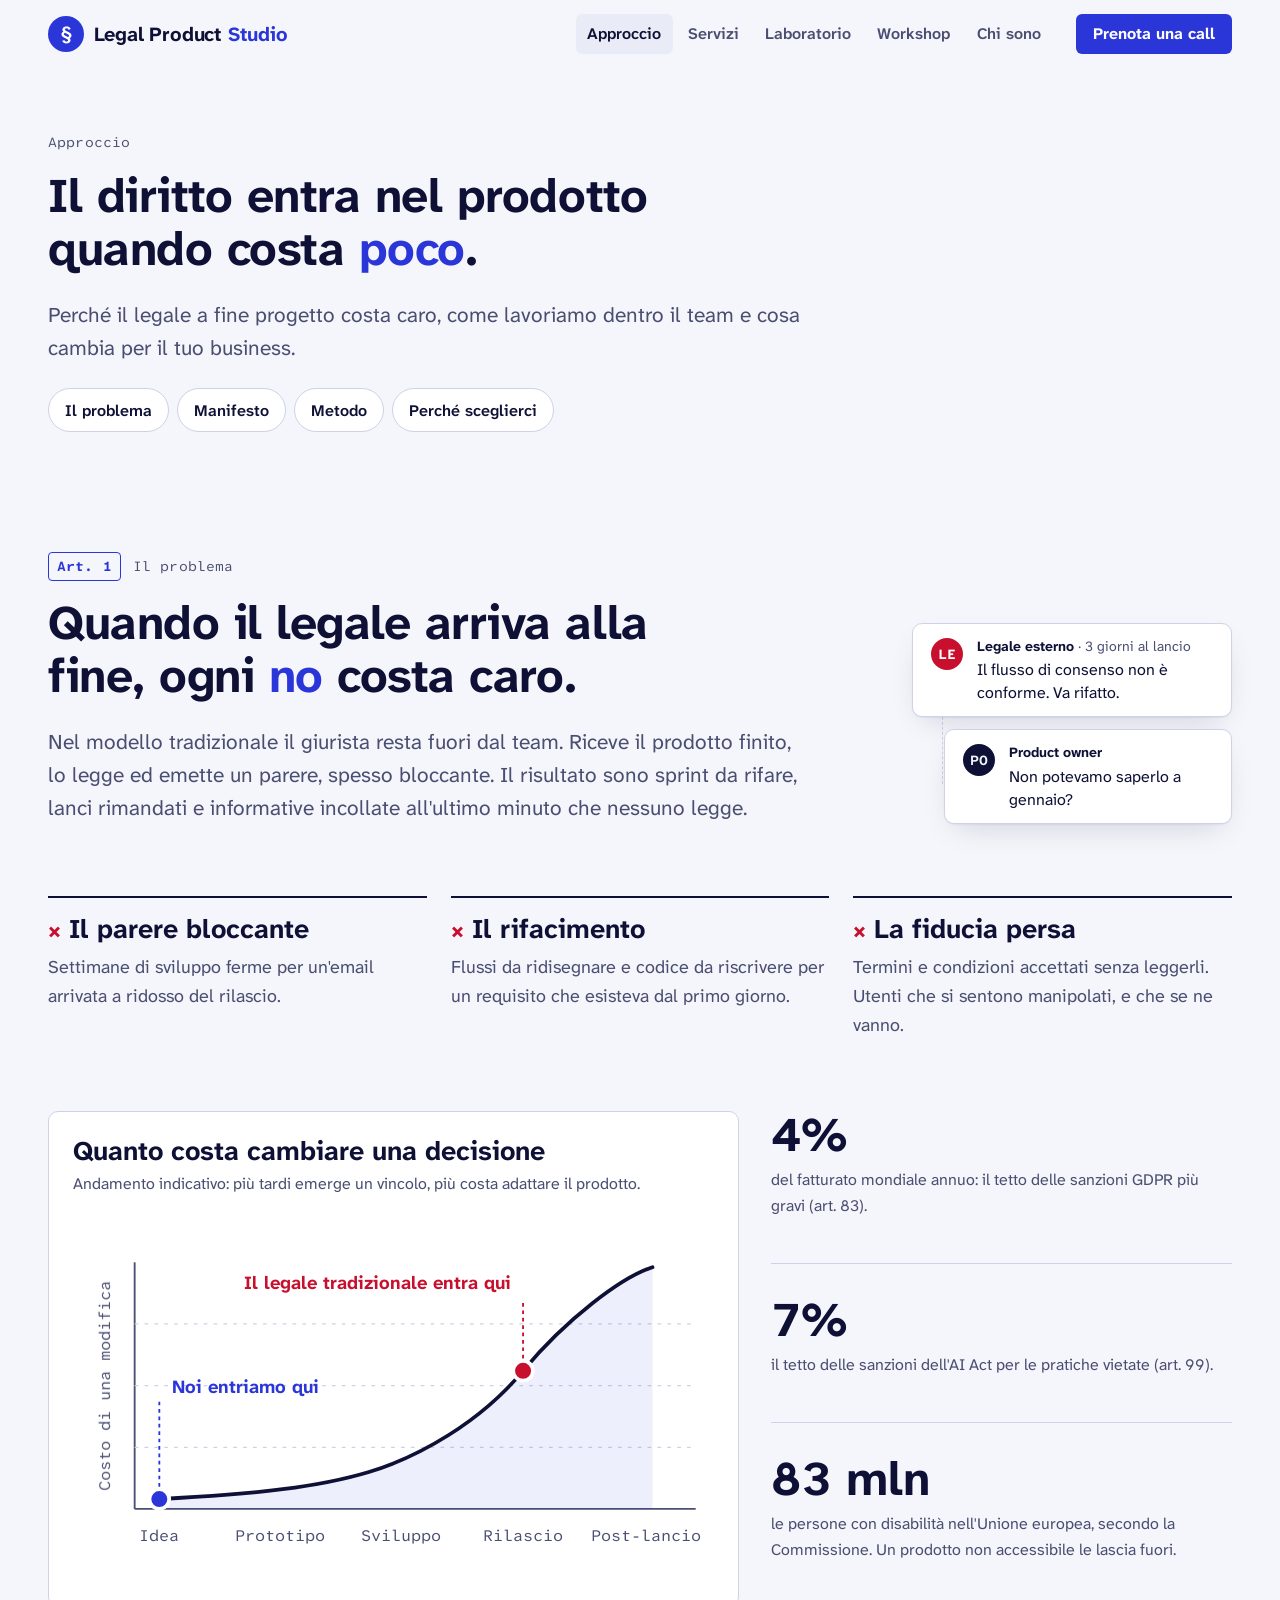
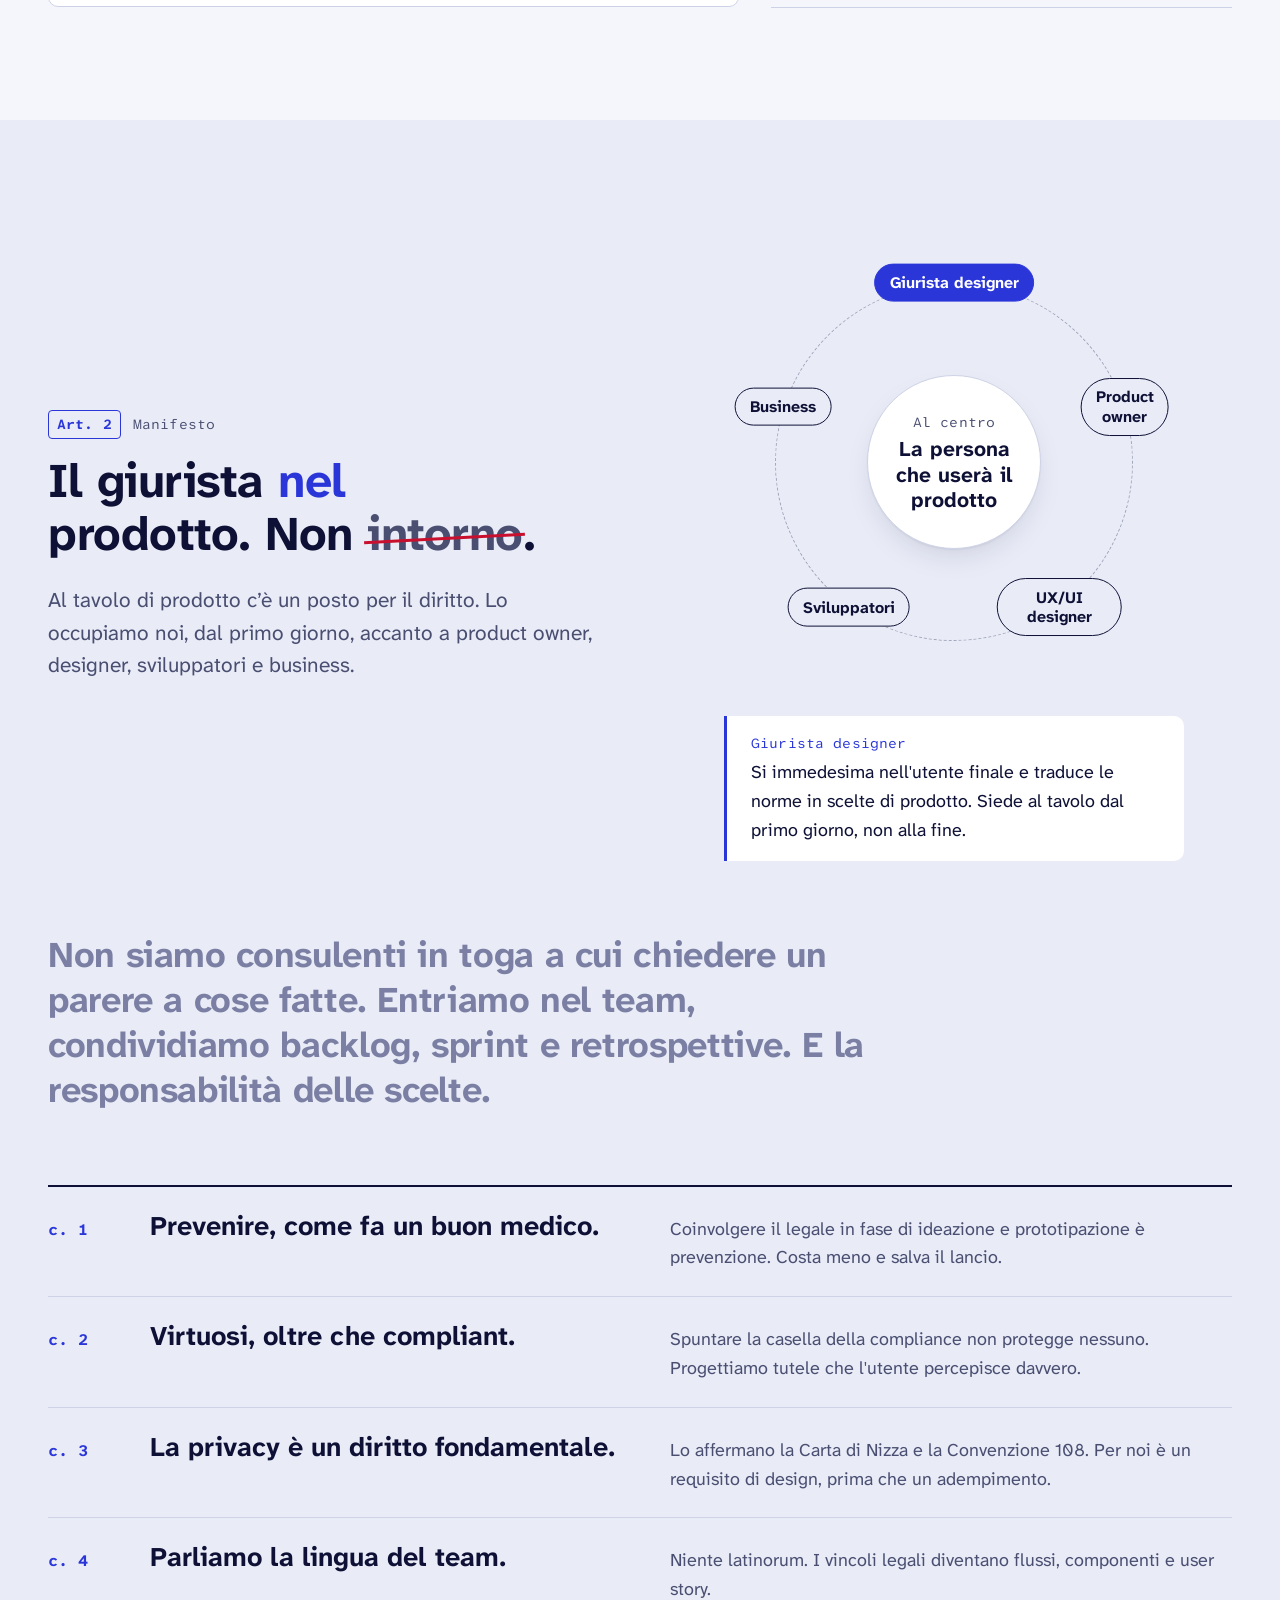
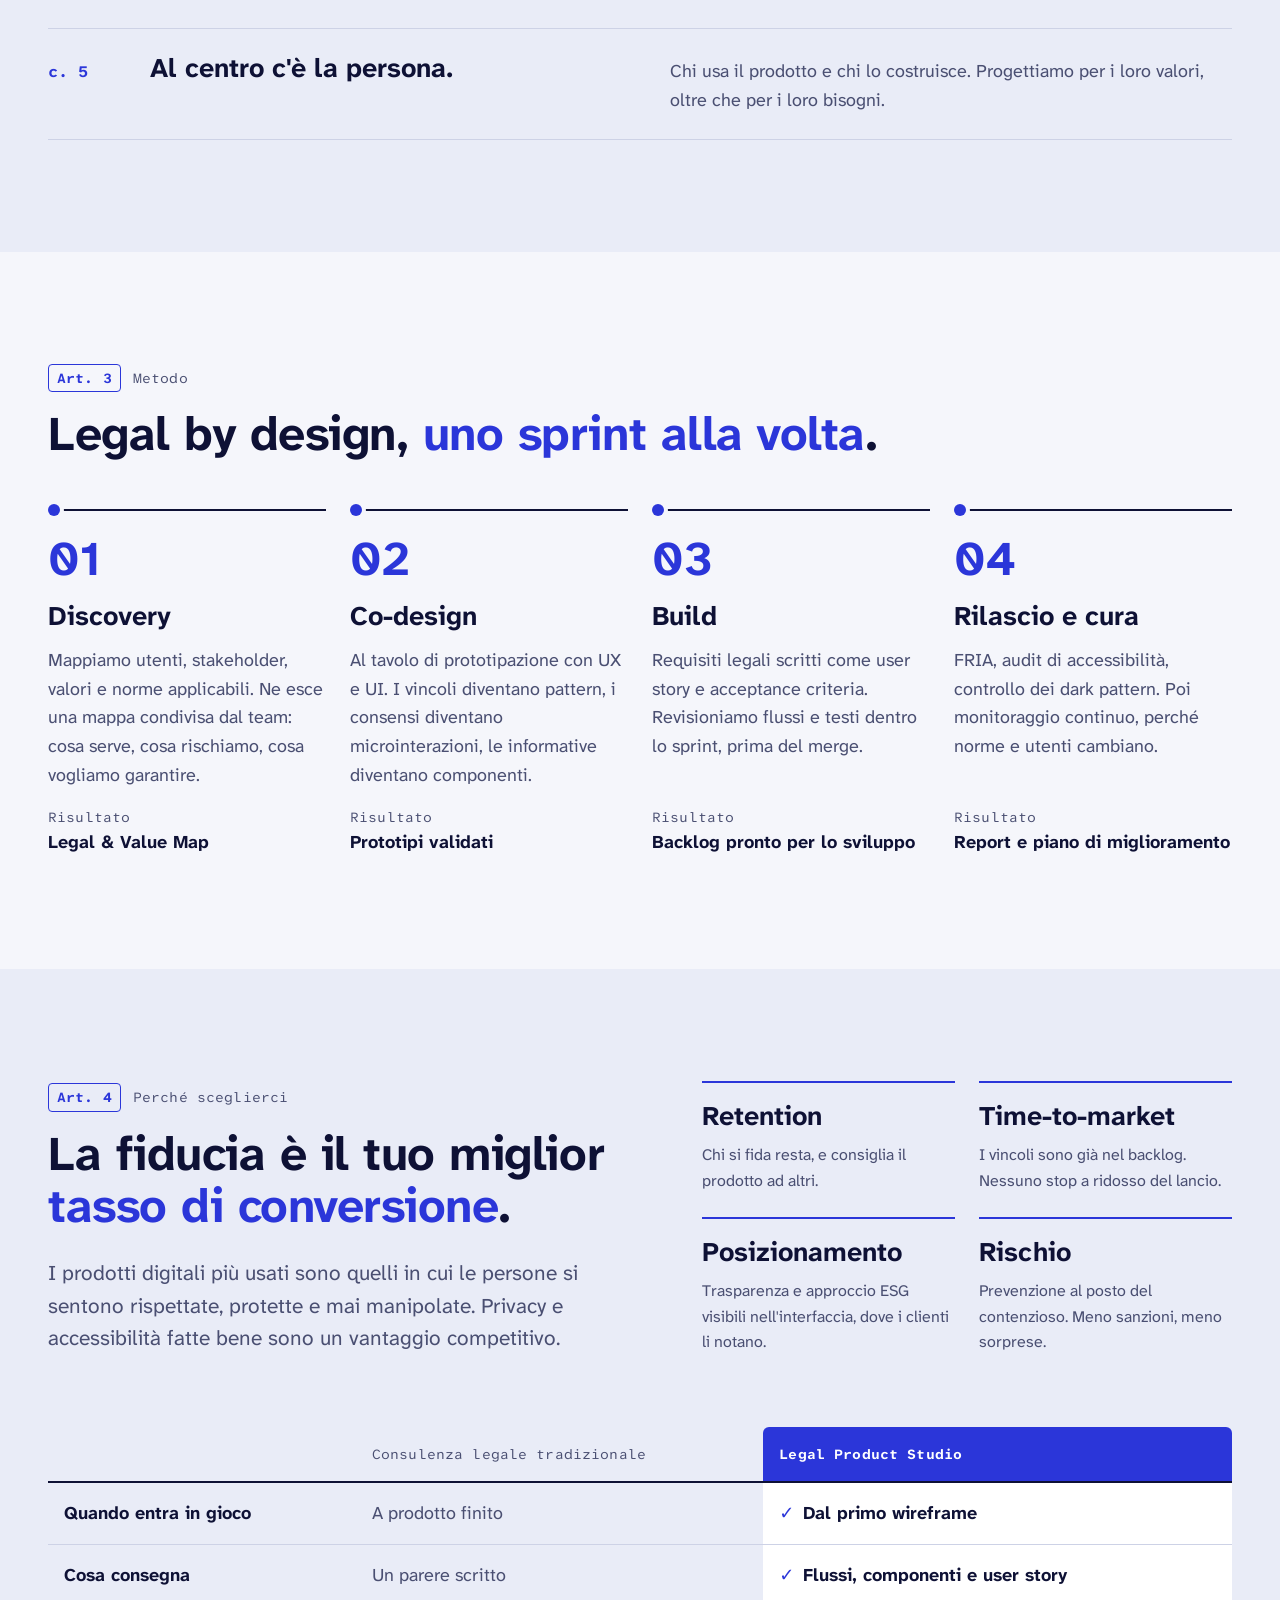
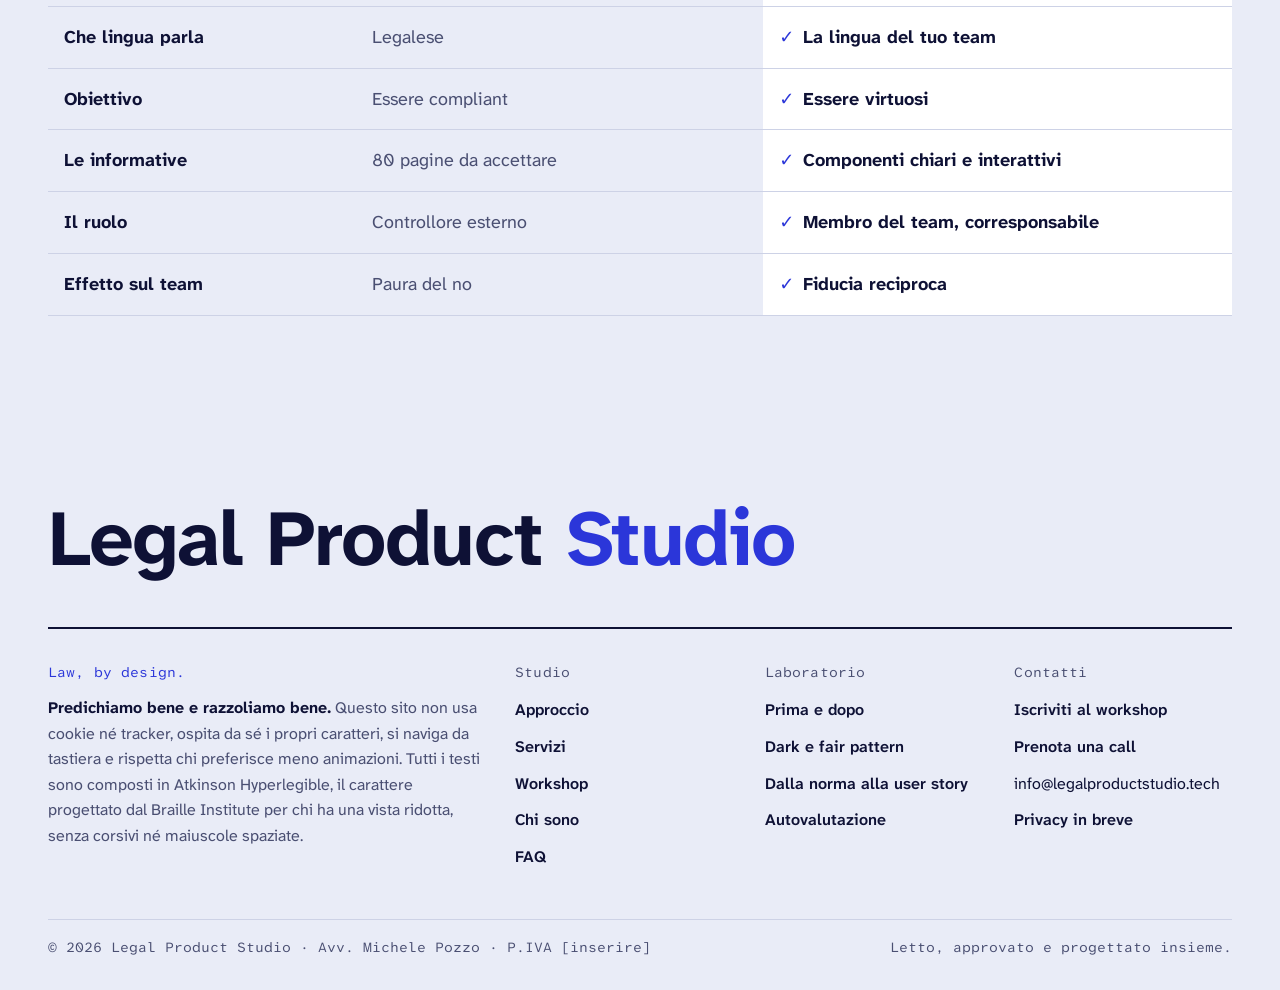
<file: varianti/a/approccio.html>
<!doctype html>
<html lang="it">
<head>
  <meta charset="utf-8">
  <meta name="viewport" content="width=device-width, initial-scale=1, viewport-fit=cover">
  <title>Approccio · Legal Product Studio</title>
  <meta name="claude:viewport-fit-sides" content="cover">
  <meta name="description" content="Perché il legale a fine progetto costa caro, il nostro manifesto, il metodo e il confronto con la consulenza tradizionale.">
  <meta name="robots" content="noindex">
  <meta name="theme-color" content="#F5F6FB">
  <meta property="og:type" content="website">
  <meta property="og:locale" content="it_IT">
  <meta property="og:title" content="Approccio · Legal Product Studio">
  <meta property="og:description" content="Portiamo il diritto nel tuo prodotto dal primo giorno. Legal design, Value Sensitive Design, FRIA e accessibilità per team di prodotto.">
  <meta property="og:url" content="https://mikpozzo93.github.io/sitoweb2/">
  <meta property="og:image" content="https://mikpozzo93.github.io/sitoweb2/assets/img/og-image.png">
  <meta name="twitter:card" content="summary_large_image">
  <link rel="icon" href="../../assets/img/favicon.svg" type="image/svg+xml">
  <link rel="preload" href="../../assets/fonts/atkinson-hyperlegible-next-latin-wght-normal.woff2" as="font" type="font/woff2" crossorigin>
  <link rel="stylesheet" href="../../assets/css/fonts.css">
  <link rel="stylesheet" href="../../assets/css/styles.css">
</head>
<body>
<!-- BODY:START -->
<script>
  // Motion is opt-out: skipped for visitors who ask the system for reduced motion.
  if (window.matchMedia('(prefers-reduced-motion: no-preference)').matches && 'IntersectionObserver' in window) {
    document.documentElement.classList.add('motion');
  }
</script>
<svg class="sprite" aria-hidden="true" focusable="false">
  <symbol id="i-arrow" viewBox="0 0 24 24"><path d="M5 12h13M13 6l6 6-6 6" fill="none" stroke="currentColor" stroke-width="2" stroke-linecap="round" stroke-linejoin="round"/></symbol>
  <symbol id="i-down" viewBox="0 0 24 24"><path d="M12 5v13M6 13l6 6 6-6" fill="none" stroke="currentColor" stroke-width="2" stroke-linecap="round" stroke-linejoin="round"/></symbol>
  <symbol id="i-check" viewBox="0 0 24 24"><path d="M5 12.5l4.5 4.5L19 7.5" fill="none" stroke="currentColor" stroke-width="2.4" stroke-linecap="round" stroke-linejoin="round"/></symbol>
  <symbol id="i-x" viewBox="0 0 24 24"><path d="M6 6l12 12M18 6L6 18" fill="none" stroke="currentColor" stroke-width="2.4" stroke-linecap="round"/></symbol>
  <symbol id="i-star" viewBox="0 0 24 24"><path d="M12 3.5l2.6 5.4 5.9.8-4.3 4.1 1 5.8L12 16.9l-5.2 2.7 1-5.8-4.3-4.1 5.9-.8z" fill="currentColor"/></symbol>
  <symbol id="i-prev" viewBox="0 0 24 24"><path d="M15 6l-6 6 6 6" fill="none" stroke="currentColor" stroke-width="2" stroke-linecap="round" stroke-linejoin="round"/></symbol>
  <symbol id="i-next" viewBox="0 0 24 24"><path d="M9 6l6 6-6 6" fill="none" stroke="currentColor" stroke-width="2" stroke-linecap="round" stroke-linejoin="round"/></symbol>
  <symbol id="i-pause" viewBox="0 0 24 24"><path d="M8 5v14M16 5v14" fill="none" stroke="currentColor" stroke-width="2.4" stroke-linecap="round"/></symbol>
  <symbol id="i-play" viewBox="0 0 24 24"><path d="M8 5.5v13l10-6.5z" fill="currentColor"/></symbol>
  <symbol id="i-copy" viewBox="0 0 24 24"><rect x="9" y="9" width="11" height="11" rx="2" fill="none" stroke="currentColor" stroke-width="2"/><path d="M5 15V6a2 2 0 0 1 2-2h8" fill="none" stroke="currentColor" stroke-width="2" stroke-linecap="round"/></symbol>
</svg>

<a class="skip-link" href="#contenuto">Vai al contenuto</a>

<header class="site-header" id="site-header">
  <div class="wrap header-inner">
    <a class="brand" href="index.html" aria-label="Legal Product Studio, vai alla home">
      <span class="brand-mark" aria-hidden="true">§</span>
      <span class="brand-name">Legal Product <span class="brand-studio">Studio</span></span>
    </a>
    <nav class="main-nav" id="main-nav" aria-label="Navigazione principale">
      <ul>
        <li><a href="approccio.html" aria-current="page">Approccio</a></li>
        <li><a href="servizi.html">Servizi</a></li>
        <li><a href="laboratorio.html">Laboratorio</a></li>
        <li><a href="workshop.html">Workshop</a></li>
        <li><a href="chi-sono.html">Chi sono</a></li>
      </ul>
      <a class="btn btn-primary btn-small nav-cta" href="contatti.html">Prenota una call</a>
    </nav>
    <button class="nav-toggle" id="nav-toggle" type="button" aria-expanded="false" aria-controls="main-nav">
      <span class="nav-toggle-bars" aria-hidden="true"></span>
      <span class="nav-toggle-label">Menu</span>
    </button>
  </div>
</header>

<main id="contenuto">

  <!-- INTESTAZIONE -->
  <section class="page-hero" aria-labelledby="page-title">
    <div class="wrap">
      <p class="eyebrow">Approccio</p>
      <h1 class="h2" id="page-title">Il diritto entra nel prodotto quando costa <em>poco</em>.</h1>
      <p class="lead">Perché il legale a fine progetto costa caro, come lavoriamo dentro il team e cosa cambia per il tuo business.</p>
      <nav class="page-chips" aria-label="In questa pagina"><a href="#problema">Il problema</a><a href="#manifesto">Manifesto</a><a href="#metodo">Metodo</a><a href="#valore">Perché sceglierci</a></nav>
    </div>
  </section>

  <!-- ART. 1 PROBLEMA -->
  <section class="section" id="problema" aria-labelledby="problema-title">
    <div class="wrap">
      <div class="article-head with-margin">
        <div>
          <p class="eyebrow"><span class="art">Art. 1</span> Il problema</p>
          <h2 class="h2" id="problema-title">Quando il legale arriva alla fine, ogni <em>no</em> costa caro.</h2>
          <p class="lead">Nel modello tradizionale il giurista resta fuori dal team. Riceve il prodotto finito, lo legge ed emette un parere, spesso bloccante. Il risultato sono sprint da rifare, lanci rimandati e informative incollate all'ultimo minuto che nessuno legge.</p>
        </div>
        <div class="margin-notes" aria-label="Uno scambio tipico, tre giorni prima del lancio">
          <div role="note" class="comment">
            <span class="avatar avatar-ext" aria-hidden="true">LE</span>
            <div>
              <p class="comment-who">Legale esterno <span>· 3 giorni al lancio</span></p>
              <p class="comment-text">Il flusso di consenso non è conforme. Va rifatto.</p>
            </div>
          </div>
          <div role="note" class="comment comment-reply">
            <span class="avatar avatar-po" aria-hidden="true">PO</span>
            <div>
              <p class="comment-who">Product owner</p>
              <p class="comment-text">Non potevamo saperlo a gennaio?</p>
            </div>
          </div>
        </div>
      </div>

      <div class="pains">
        <article class="pain">
          <h3>Il parere bloccante</h3>
          <p>Settimane di sviluppo ferme per un'email arrivata a ridosso del rilascio.</p>
        </article>
        <article class="pain">
          <h3>Il rifacimento</h3>
          <p>Flussi da ridisegnare e codice da riscrivere per un requisito che esisteva dal primo giorno.</p>
        </article>
        <article class="pain">
          <h3>La fiducia persa</h3>
          <p>Termini e condizioni accettati senza leggerli. Utenti che si sentono manipolati, e che se ne vanno.</p>
        </article>
      </div>

      <div class="cost">
        <figure class="cost-chart">
          <figcaption>
            <span class="cost-title">Quanto costa cambiare una decisione</span>
            <span class="cost-sub">Andamento indicativo: più tardi emerge un vincolo, più costa adattare il prodotto.</span>
          </figcaption>
          <div class="chart-scroll">
            <svg viewBox="0 0 520 300" role="img" aria-labelledby="chart-desc" class="chart">
              <title id="chart-desc">Curva che cresce lentamente tra idea e prototipo e poi in modo esponenziale fino al post-lancio. Noi entriamo nella fase di idea, il legale tradizionale al rilascio.</title>
              <g class="chart-grid">
                <line x1="50" y1="40" x2="50" y2="240"/>
                <line x1="50" y1="240" x2="505" y2="240"/>
                <line x1="50" y1="190" x2="505" y2="190" class="faint"/>
                <line x1="50" y1="140" x2="505" y2="140" class="faint"/>
                <line x1="50" y1="90" x2="505" y2="90" class="faint"/>
              </g>
              <path class="chart-area" d="M70 232 C 150 228, 200 222, 240 210 S 330 170, 365 128 S 445 52, 470 44 L 470 240 L 70 240 Z"/>
              <path class="chart-line" pathLength="1" d="M70 232 C 150 228, 200 222, 240 210 S 330 170, 365 128 S 445 52, 470 44"/>
              <g class="chart-x">
                <text x="70" y="266">Idea</text>
                <text x="168" y="266" class="x-minor">Prototipo</text>
                <text x="266" y="266" class="x-minor">Sviluppo</text>
                <text x="365" y="266">Rilascio</text>
                <text x="465" y="266" class="x-minor">Post-lancio</text>
              </g>
              <text class="chart-y" x="-140" y="30" transform="rotate(-90)">Costo di una modifica</text>
              <g class="mark mark-us">
                <circle cx="70" cy="232" r="8"/>
                <line x1="70" y1="222" x2="70" y2="150"/>
                <text x="80" y="146">Noi entriamo qui</text>
              </g>
              <g class="mark mark-them">
                <circle cx="365" cy="128" r="8"/>
                <line x1="365" y1="118" x2="365" y2="70"/>
                <text x="355" y="62" text-anchor="end">Il legale tradizionale entra qui</text>
              </g>
            </svg>
          </div>
          <ul class="chart-legend">
            <li><span class="dot dot-us" aria-hidden="true"></span>Noi entriamo qui: fase di idea</li>
            <li><span class="dot dot-them" aria-hidden="true"></span>Il legale tradizionale entra qui: rilascio</li>
          </ul>
        </figure>

        <dl class="stakes">
          <div class="stake">
            <dt>4%</dt>
            <dd>del fatturato mondiale annuo: il tetto delle sanzioni GDPR più gravi (art. 83).</dd>
          </div>
          <div class="stake">
            <dt>7%</dt>
            <dd>il tetto delle sanzioni dell'AI Act per le pratiche vietate (art. 99).</dd>
          </div>
          <div class="stake">
            <dt>87 mln</dt>
            <dd>le persone con disabilità nell'Unione europea, secondo la Commissione. Un prodotto non accessibile le lascia fuori.</dd>
          </div>
        </dl>
      </div>
    </div>
  </section>
  <!-- ART. 2 MANIFESTO -->
  <section class="section section-alt" id="manifesto" aria-labelledby="manifesto-title">
    <div class="wrap">
      <div class="manifesto-grid">
        <div class="manifesto-copy">
          <p class="eyebrow"><span class="art">Art. 2</span> Manifesto</p>
          <h2 class="h2" id="manifesto-title">Il giurista <em>nel</em> prodotto. Non <span class="strike">intorno</span>.</h2>
          <p class="lead">Al tavolo di prodotto c’è un posto per il diritto. Lo occupiamo noi, dal primo giorno, accanto a product owner, designer, sviluppatori e business.</p>
        </div>

        <div class="team" id="team">
          <div class="team-ring">
            <div class="team-center">
              <span class="team-center-label">Al centro</span>
              <span class="team-center-name">La persona che userà il prodotto</span>
            </div>
            <button type="button" class="team-node is-legal" data-role="legal" aria-pressed="true" style="--i:0">Giurista designer</button>
            <button type="button" class="team-node" data-role="po" aria-pressed="false" style="--i:1">Product owner</button>
            <button type="button" class="team-node" data-role="ux" aria-pressed="false" style="--i:2">UX/UI designer</button>
            <button type="button" class="team-node" data-role="dev" aria-pressed="false" style="--i:3">Sviluppatori</button>
            <button type="button" class="team-node" data-role="biz" aria-pressed="false" style="--i:4">Business</button>
          </div>
          <div class="team-panel" aria-live="polite">
            <p class="team-panel-role" id="team-role">Giurista designer</p>
            <p class="team-panel-text" id="team-text">Si immedesima nell'utente finale e traduce le norme in scelte di prodotto. Siede al tavolo dal primo giorno, non alla fine.</p>
          </div>
        </div>
      </div>

      <p class="statement" id="statement">Non siamo consulenti in toga a cui chiedere un parere a cose fatte. Entriamo nel team, condividiamo backlog, sprint e retrospettive. E la responsabilità delle scelte.</p>

      <ol class="commi">
        <li class="comma">
          <span class="comma-num">c. 1</span>
          <h3>Prevenire, come fa un buon medico.</h3>
          <p>Coinvolgere il legale in fase di ideazione e prototipazione è prevenzione. Costa meno e salva il lancio.</p>
        </li>
        <li class="comma">
          <span class="comma-num">c. 2</span>
          <h3>Virtuosi, oltre che compliant.</h3>
          <p>Spuntare la casella della compliance non protegge nessuno. Progettiamo tutele che l'utente percepisce davvero.</p>
        </li>
        <li class="comma">
          <span class="comma-num">c. 3</span>
          <h3>La privacy è un diritto fondamentale.</h3>
          <p>Lo affermano la Carta di Nizza e la Convenzione 108. Per noi è un requisito di design, prima che un adempimento.</p>
        </li>
        <li class="comma">
          <span class="comma-num">c. 4</span>
          <h3>Parliamo la lingua del team.</h3>
          <p>Niente latinorum. I vincoli legali diventano flussi, componenti e user story.</p>
        </li>
        <li class="comma">
          <span class="comma-num">c. 5</span>
          <h3>Al centro c'è la persona.</h3>
          <p>Chi usa il prodotto e chi lo costruisce. Progettiamo per i loro valori, oltre che per i loro bisogni.</p>
        </li>
      </ol>
    </div>
  </section>
  <!-- ART. 5 METODO -->
  <section class="section" id="metodo" aria-labelledby="metodo-title">
    <div class="wrap">
      <div class="section-head">
        <p class="eyebrow"><span class="art">Art. 3</span> Metodo</p>
        <h2 class="h2" id="metodo-title">Legal by design, <em>uno sprint alla volta</em>.</h2>
      </div>
      <ol class="steps">
        <li class="step">
          <span class="step-num">01</span>
          <h3 lang="en">Discovery</h3>
          <p>Mappiamo utenti, stakeholder, valori e norme applicabili. Ne esce una mappa condivisa dal team: cosa serve, cosa rischiamo, cosa vogliamo garantire.</p>
          <p class="step-out"><span>Risultato</span>Legal &amp; Value Map</p>
        </li>
        <li class="step">
          <span class="step-num">02</span>
          <h3 lang="en">Co-design</h3>
          <p>Al tavolo di prototipazione con UX e UI. I vincoli diventano pattern, i consensi diventano microinterazioni, le informative diventano componenti.</p>
          <p class="step-out"><span>Risultato</span>Prototipi validati</p>
        </li>
        <li class="step">
          <span class="step-num">03</span>
          <h3 lang="en">Build</h3>
          <p>Requisiti legali scritti come user story e acceptance criteria. Revisioniamo flussi e testi dentro lo sprint, prima del merge.</p>
          <p class="step-out"><span>Risultato</span>Backlog pronto per lo sviluppo</p>
        </li>
        <li class="step">
          <span class="step-num">04</span>
          <h3>Rilascio e cura</h3>
          <p>FRIA, audit di accessibilità, controllo dei dark pattern. Poi monitoraggio continuo, perché norme e utenti cambiano.</p>
          <p class="step-out"><span>Risultato</span>Report e piano di miglioramento</p>
        </li>
      </ol>
    </div>
  </section>
  <!-- ART. 6 VALORE -->
  <section class="section section-alt" id="valore" aria-labelledby="valore-title">
    <div class="wrap">
      <div class="value-grid">
        <div class="value-copy">
          <p class="eyebrow"><span class="art">Art. 4</span> Perché sceglierci</p>
          <h2 class="h2" id="valore-title">La fiducia è il tuo miglior <em>tasso di conversione</em>.</h2>
          <p class="lead">I prodotti digitali più usati sono quelli in cui le persone si sentono rispettate, protette e mai manipolate. Privacy e accessibilità fatte bene sono un vantaggio competitivo.</p>
        </div>
        <dl class="values">
          <div class="value"><dt lang="en">Retention</dt><dd>Chi si fida resta, e consiglia il prodotto ad altri.</dd></div>
          <div class="value"><dt lang="en">Time-to-market</dt><dd>I vincoli sono già nel backlog. Nessuno stop a ridosso del lancio.</dd></div>
          <div class="value"><dt>Posizionamento</dt><dd>Trasparenza e approccio ESG visibili nell'interfaccia, dove i clienti li notano.</dd></div>
          <div class="value"><dt>Rischio</dt><dd>Prevenzione al posto del contenzioso. Meno sanzioni, meno sorprese.</dd></div>
        </dl>
      </div>

      <div class="compare-table-wrap">
        <table class="vs">
          <caption class="sr-only">Confronto tra consulenza legale tradizionale e Legal Product Studio</caption>
          <thead>
            <tr>
              <th scope="col"><span class="sr-only">Aspetto</span></th>
              <th scope="col">Consulenza legale tradizionale</th>
              <th scope="col" class="vs-us">Legal Product Studio</th>
            </tr>
          </thead>
          <tbody>
            <tr><th scope="row">Quando entra in gioco</th><td data-label="Tradizionale" class="vs-old">A prodotto finito</td><td data-label="Legal Product Studio" class="vs-us">Dal primo wireframe</td></tr>
            <tr><th scope="row">Cosa consegna</th><td data-label="Tradizionale" class="vs-old">Un parere scritto</td><td data-label="Legal Product Studio" class="vs-us">Flussi, componenti e user story</td></tr>
            <tr><th scope="row">Che lingua parla</th><td data-label="Tradizionale" class="vs-old">Legalese</td><td data-label="Legal Product Studio" class="vs-us">La lingua del tuo team</td></tr>
            <tr><th scope="row">Obiettivo</th><td data-label="Tradizionale" class="vs-old">Essere compliant</td><td data-label="Legal Product Studio" class="vs-us">Essere virtuosi</td></tr>
            <tr><th scope="row">Le informative</th><td data-label="Tradizionale" class="vs-old">80 pagine da accettare</td><td data-label="Legal Product Studio" class="vs-us">Componenti chiari e interattivi</td></tr>
            <tr><th scope="row">Il ruolo</th><td data-label="Tradizionale" class="vs-old">Controllore esterno</td><td data-label="Legal Product Studio" class="vs-us">Membro del team, corresponsabile</td></tr>
            <tr><th scope="row">Effetto sul team</th><td data-label="Tradizionale" class="vs-old">Paura del no</td><td data-label="Legal Product Studio" class="vs-us">Fiducia reciproca</td></tr>
          </tbody>
        </table>
      </div>
    </div>
  </section>
</main>

<footer class="site-footer">
  <div class="wrap">
    <p class="footer-mark" aria-hidden="true">Legal Product <span>Studio</span></p>
    <div class="footer-grid">
      <div class="footer-about">
        <p class="footer-tag" lang="en">Law, by design.</p>
        <p class="footer-honest"><strong>Predichiamo bene e razzoliamo bene.</strong> Questo sito non usa cookie né tracker, ospita da sé i propri caratteri, si naviga da tastiera e rispetta chi preferisce meno animazioni. Tutti i testi sono composti in Atkinson Hyperlegible, il carattere progettato dal Braille Institute per chi ha una vista ridotta, senza corsivi né maiuscole spaziate.</p>
      </div>
      <nav class="footer-nav" aria-label="Studio">
        <p class="footer-h">Studio</p>
        <ul>
          <li><a href="approccio.html">Approccio</a></li>
          <li><a href="servizi.html">Servizi</a></li>
          <li><a href="workshop.html">Workshop</a></li>
          <li><a href="chi-sono.html">Chi sono</a></li>
          <li><a href="contatti.html#faq">FAQ</a></li>
        </ul>
      </nav>
      <nav class="footer-nav" aria-label="Laboratorio">
        <p class="footer-h">Laboratorio</p>
        <ul>
          <li><a href="laboratorio.html#lab-compare">Prima e dopo</a></li>
          <li><a href="laboratorio.html#lab-pattern">Dark e fair pattern</a></li>
          <li><a href="laboratorio.html#lab-story">Dalla norma alla user story</a></li>
          <li><a href="laboratorio.html#checkup">Autovalutazione</a></li>
        </ul>
      </nav>
      <div class="footer-nav">
        <p class="footer-h">Contatti</p>
        <ul>
          <li><a href="workshop.html#ws-form">Iscriviti al workshop</a></li>
          <li><a href="contatti.html">Prenota una call</a></li>
          <li><span class="footer-email">info@legalproductstudio.tech</span></li>
          <li><button type="button" class="link-btn" data-open-privacy>Privacy in breve</button></li>
        </ul>
      </div>
    </div>
    <div class="footer-bottom">
      <p>© <span id="year">2026</span> Legal Product Studio · Avv. Michele Pozzo · P.IVA [inserire]</p>
      <p>Letto, approvato e progettato insieme.</p>
    </div>
  </div>
  <a class="mobile-cta" id="mobile-cta" href="contatti.html">Prenota una call <svg aria-hidden="true"><use href="#i-arrow"/></svg></a>
</footer>

<!-- Replace the bracketed data with the real data controller details before going live. -->
<dialog class="privacy-dialog" id="privacy-dialog" aria-labelledby="privacy-title">
  <div class="privacy-inner">
    <p class="eyebrow">Primo livello</p>
    <h2 class="h3" id="privacy-title">Privacy in breve</h2>
    <dl class="privacy-list">
      <div><dt>Cosa raccogliamo</dt><dd>Solo i dati che scrivi nei moduli di contatto e di iscrizione al workshop.</dd></div>
      <div><dt>Perché</dt><dd>Per rispondere alla tua richiesta o invitarti al workshop. La base giuridica è la tua richiesta (art. 6, par. 1, lett. b GDPR).</dd></div>
      <div><dt>Cookie e tracker</dt><dd>Nessuno.</dd></div>
      <div><dt>Terze parti</dt><dd>Nessuna. Anche i caratteri tipografici sono ospitati qui.</dd></div>
      <div><dt>Per quanto</dt><dd>Il tempo necessario a gestire la richiesta.</dd></div>
      <div><dt>I tuoi diritti</dt><dd>Accesso, rettifica, cancellazione e opposizione: scrivi a info@legalproductstudio.tech. Puoi anche rivolgerti al Garante per la protezione dei dati personali.</dd></div>
      <div><dt>Titolare</dt><dd>Avv. Michele Pozzo (Legal Product Studio), [indirizzo dello studio].</dd></div>
    </dl>
    <form method="dialog" class="privacy-actions">
      <button class="btn btn-primary" type="submit">Ho capito</button>
    </form>
  </div>
</dialog>
<!-- BODY:END -->

<script src="../../assets/js/main.js" defer></script>
</body>
</html>
</file>
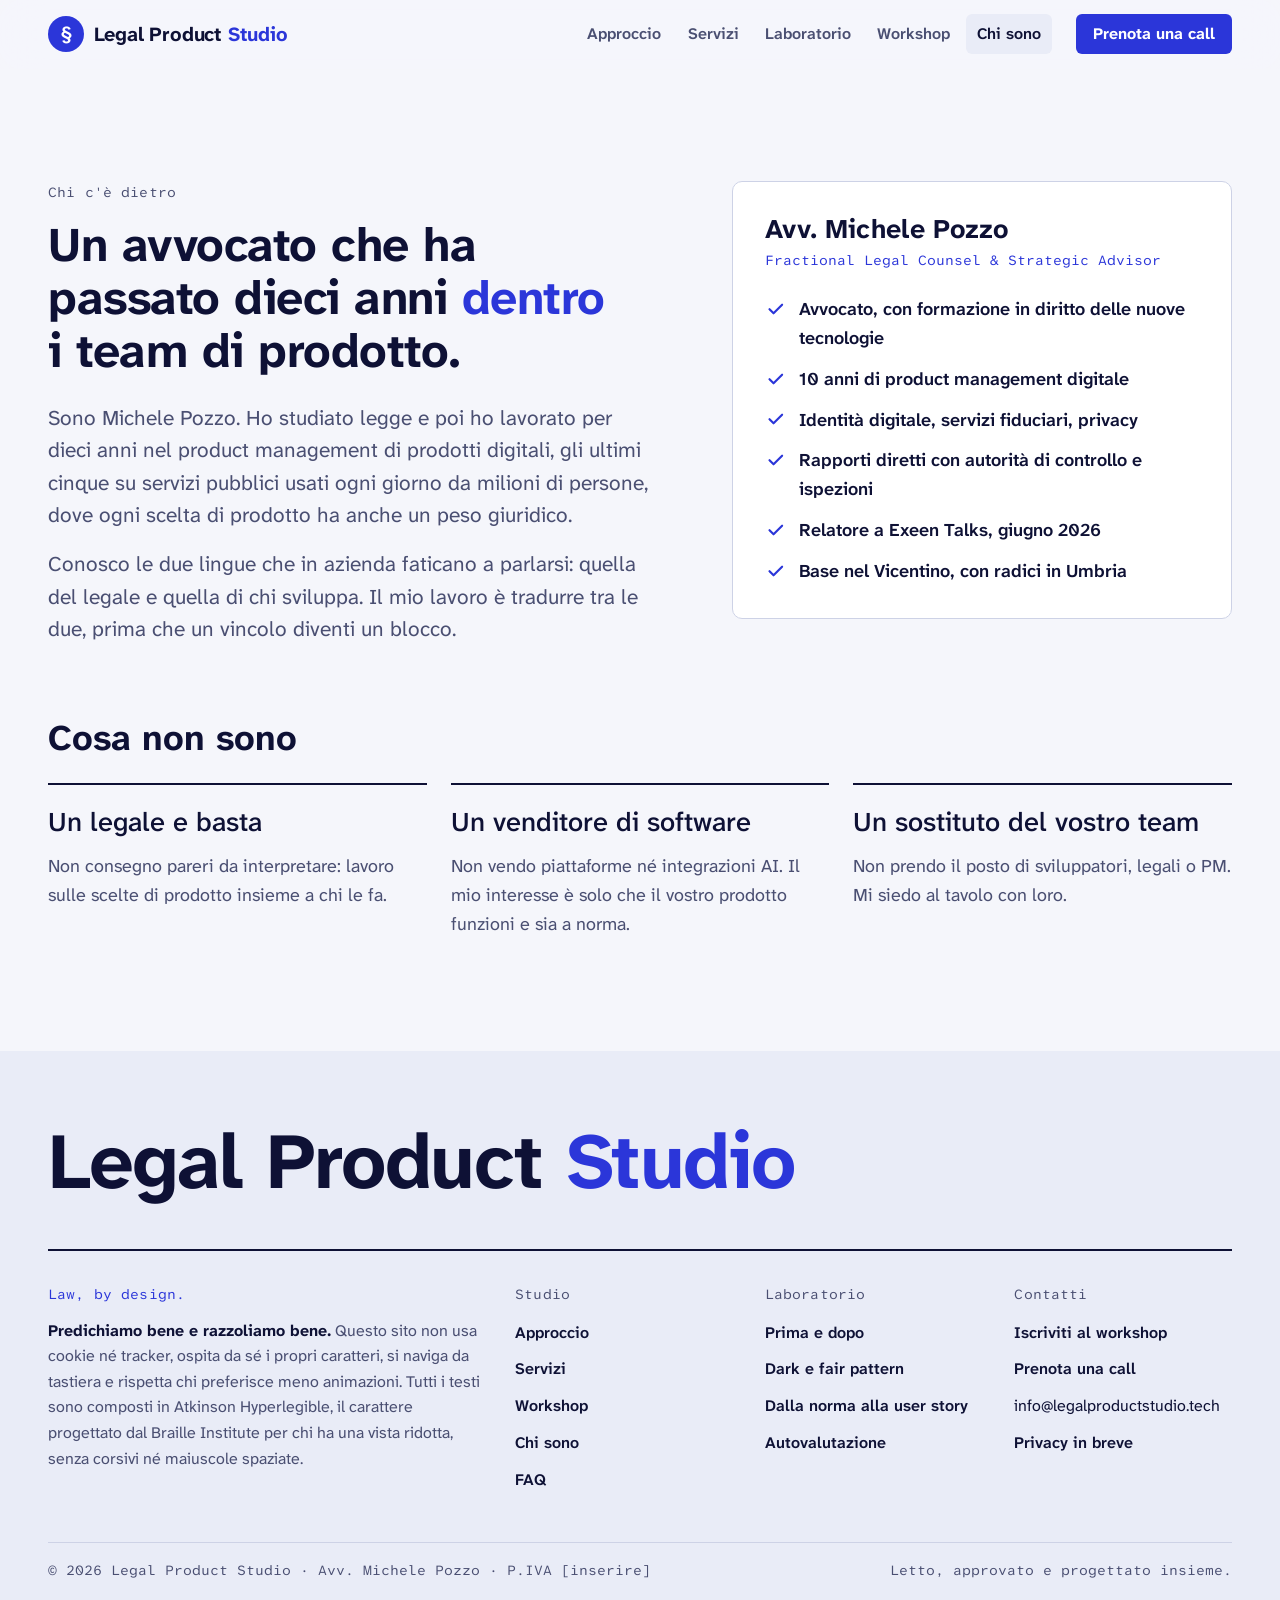
<file: varianti/a/chi-sono.html>
<!doctype html>
<html lang="it">
<head>
  <meta charset="utf-8">
  <meta name="viewport" content="width=device-width, initial-scale=1, viewport-fit=cover">
  <title>Chi sono · Legal Product Studio</title>
  <meta name="claude:viewport-fit-sides" content="cover">
  <meta name="description" content="Avv. Michele Pozzo: dieci anni dentro i team di prodotto digitali.">
  <meta name="robots" content="noindex">
  <meta name="theme-color" content="#F5F6FB">
  <meta property="og:type" content="website">
  <meta property="og:locale" content="it_IT">
  <meta property="og:title" content="Chi sono · Legal Product Studio">
  <meta property="og:description" content="Portiamo il diritto nel tuo prodotto dal primo giorno. Legal design, Value Sensitive Design, FRIA e accessibilità per team di prodotto.">
  <meta property="og:url" content="https://mikpozzo93.github.io/sitoweb2/">
  <meta property="og:image" content="https://mikpozzo93.github.io/sitoweb2/assets/img/og-image.png">
  <meta name="twitter:card" content="summary_large_image">
  <link rel="icon" href="../../assets/img/favicon.svg" type="image/svg+xml">
  <link rel="preload" href="../../assets/fonts/atkinson-hyperlegible-next-latin-wght-normal.woff2" as="font" type="font/woff2" crossorigin>
  <link rel="stylesheet" href="../../assets/css/fonts.css">
  <link rel="stylesheet" href="../../assets/css/styles.css">
</head>
<body>
<!-- BODY:START -->
<script>
  // Motion is opt-out: skipped for visitors who ask the system for reduced motion.
  if (window.matchMedia('(prefers-reduced-motion: no-preference)').matches && 'IntersectionObserver' in window) {
    document.documentElement.classList.add('motion');
  }
</script>
<svg class="sprite" aria-hidden="true" focusable="false">
  <symbol id="i-arrow" viewBox="0 0 24 24"><path d="M5 12h13M13 6l6 6-6 6" fill="none" stroke="currentColor" stroke-width="2" stroke-linecap="round" stroke-linejoin="round"/></symbol>
  <symbol id="i-down" viewBox="0 0 24 24"><path d="M12 5v13M6 13l6 6 6-6" fill="none" stroke="currentColor" stroke-width="2" stroke-linecap="round" stroke-linejoin="round"/></symbol>
  <symbol id="i-check" viewBox="0 0 24 24"><path d="M5 12.5l4.5 4.5L19 7.5" fill="none" stroke="currentColor" stroke-width="2.4" stroke-linecap="round" stroke-linejoin="round"/></symbol>
  <symbol id="i-x" viewBox="0 0 24 24"><path d="M6 6l12 12M18 6L6 18" fill="none" stroke="currentColor" stroke-width="2.4" stroke-linecap="round"/></symbol>
  <symbol id="i-star" viewBox="0 0 24 24"><path d="M12 3.5l2.6 5.4 5.9.8-4.3 4.1 1 5.8L12 16.9l-5.2 2.7 1-5.8-4.3-4.1 5.9-.8z" fill="currentColor"/></symbol>
  <symbol id="i-prev" viewBox="0 0 24 24"><path d="M15 6l-6 6 6 6" fill="none" stroke="currentColor" stroke-width="2" stroke-linecap="round" stroke-linejoin="round"/></symbol>
  <symbol id="i-next" viewBox="0 0 24 24"><path d="M9 6l6 6-6 6" fill="none" stroke="currentColor" stroke-width="2" stroke-linecap="round" stroke-linejoin="round"/></symbol>
  <symbol id="i-pause" viewBox="0 0 24 24"><path d="M8 5v14M16 5v14" fill="none" stroke="currentColor" stroke-width="2.4" stroke-linecap="round"/></symbol>
  <symbol id="i-play" viewBox="0 0 24 24"><path d="M8 5.5v13l10-6.5z" fill="currentColor"/></symbol>
  <symbol id="i-copy" viewBox="0 0 24 24"><rect x="9" y="9" width="11" height="11" rx="2" fill="none" stroke="currentColor" stroke-width="2"/><path d="M5 15V6a2 2 0 0 1 2-2h8" fill="none" stroke="currentColor" stroke-width="2" stroke-linecap="round"/></symbol>
</svg>

<a class="skip-link" href="#contenuto">Vai al contenuto</a>

<header class="site-header" id="site-header">
  <div class="wrap header-inner">
    <a class="brand" href="index.html" aria-label="Legal Product Studio, vai alla home">
      <span class="brand-mark" aria-hidden="true">§</span>
      <span class="brand-name">Legal Product <span class="brand-studio">Studio</span></span>
    </a>
    <nav class="main-nav" id="main-nav" aria-label="Navigazione principale">
      <ul>
        <li><a href="approccio.html">Approccio</a></li>
        <li><a href="servizi.html">Servizi</a></li>
        <li><a href="laboratorio.html">Laboratorio</a></li>
        <li><a href="workshop.html">Workshop</a></li>
        <li><a href="chi-sono.html" aria-current="page">Chi sono</a></li>
      </ul>
      <a class="btn btn-primary btn-small nav-cta" href="contatti.html">Prenota una call</a>
    </nav>
    <button class="nav-toggle" id="nav-toggle" type="button" aria-expanded="false" aria-controls="main-nav">
      <span class="nav-toggle-bars" aria-hidden="true"></span>
      <span class="nav-toggle-label">Menu</span>
    </button>
  </div>
</header>

<main id="contenuto">

  <!-- CHI SONO -->
  <section class="section" id="chi-sono" aria-labelledby="chi-sono-title">
    <div class="wrap">
      <div class="about-grid">
        <div class="about-copy">
          <p class="eyebrow">Chi c'è dietro</p>
          <h1 class="h2" id="chi-sono-title">Un avvocato che ha passato dieci anni <em>dentro</em> i team di prodotto.</h1>
          <p class="lead">Sono Michele Pozzo. Ho studiato legge e poi ho lavorato per dieci anni nel product management di prodotti digitali, gli ultimi cinque su servizi pubblici usati ogni giorno da milioni di persone, dove ogni scelta di prodotto ha anche un peso giuridico.</p>
          <p class="lead">Conosco le due lingue che in azienda faticano a parlarsi: quella del legale e quella di chi sviluppa. Il mio lavoro è tradurre tra le due, prima che un vincolo diventi un blocco.</p>
        </div>
        <div class="about-card" role="group" aria-label="In breve">
          <p class="about-name">Avv. Michele Pozzo</p>
          <p class="about-role">Fractional Legal Counsel &amp; Strategic Advisor</p>
          <ul class="about-facts">
            <li><svg aria-hidden="true"><use href="#i-check"/></svg>Avvocato, con formazione in diritto delle nuove tecnologie</li>
            <li><svg aria-hidden="true"><use href="#i-check"/></svg>10 anni di product management digitale</li>
            <li><svg aria-hidden="true"><use href="#i-check"/></svg>Identità digitale, servizi fiduciari, privacy</li>
            <li><svg aria-hidden="true"><use href="#i-check"/></svg>Rapporti diretti con autorità di controllo e ispezioni</li>
            <li><svg aria-hidden="true"><use href="#i-check"/></svg>Relatore a Exeen Talks, giugno 2026</li>
            <li><svg aria-hidden="true"><use href="#i-check"/></svg>Base nel Vicentino, con radici in Umbria</li>
          </ul>
        </div>
      </div>

      <div class="about-not">
        <h2 class="h3">Cosa non sono</h2>
        <div class="pains">
          <article class="pain">
            <h2>Un legale e basta</h2>
            <p>Non consegno pareri da interpretare: lavoro sulle scelte di prodotto insieme a chi le fa.</p>
          </article>
          <article class="pain">
            <h2>Un venditore di software</h2>
            <p>Non vendo piattaforme né integrazioni AI. Il mio interesse è solo che il vostro prodotto funzioni e sia a norma.</p>
          </article>
          <article class="pain">
            <h2>Un sostituto del vostro team</h2>
            <p>Non prendo il posto di sviluppatori, legali o PM. Mi siedo al tavolo con loro.</p>
          </article>
        </div>
      </div>
    </div>
  </section>
</main>

<footer class="site-footer">
  <div class="wrap">
    <p class="footer-mark" aria-hidden="true">Legal Product <span>Studio</span></p>
    <div class="footer-grid">
      <div class="footer-about">
        <p class="footer-tag" lang="en">Law, by design.</p>
        <p class="footer-honest"><strong>Predichiamo bene e razzoliamo bene.</strong> Questo sito non usa cookie né tracker, ospita da sé i propri caratteri, si naviga da tastiera e rispetta chi preferisce meno animazioni. Tutti i testi sono composti in Atkinson Hyperlegible, il carattere progettato dal Braille Institute per chi ha una vista ridotta, senza corsivi né maiuscole spaziate.</p>
      </div>
      <nav class="footer-nav" aria-label="Studio">
        <p class="footer-h">Studio</p>
        <ul>
          <li><a href="approccio.html">Approccio</a></li>
          <li><a href="servizi.html">Servizi</a></li>
          <li><a href="workshop.html">Workshop</a></li>
          <li><a href="chi-sono.html">Chi sono</a></li>
          <li><a href="contatti.html#faq">FAQ</a></li>
        </ul>
      </nav>
      <nav class="footer-nav" aria-label="Laboratorio">
        <p class="footer-h">Laboratorio</p>
        <ul>
          <li><a href="laboratorio.html#lab-compare">Prima e dopo</a></li>
          <li><a href="laboratorio.html#lab-pattern">Dark e fair pattern</a></li>
          <li><a href="laboratorio.html#lab-story">Dalla norma alla user story</a></li>
          <li><a href="laboratorio.html#checkup">Autovalutazione</a></li>
        </ul>
      </nav>
      <div class="footer-nav">
        <p class="footer-h">Contatti</p>
        <ul>
          <li><a href="workshop.html#ws-form">Iscriviti al workshop</a></li>
          <li><a href="contatti.html">Prenota una call</a></li>
          <li><span class="footer-email">info@legalproductstudio.tech</span></li>
          <li><button type="button" class="link-btn" data-open-privacy>Privacy in breve</button></li>
        </ul>
      </div>
    </div>
    <div class="footer-bottom">
      <p>© <span id="year">2026</span> Legal Product Studio · Avv. Michele Pozzo · P.IVA [inserire]</p>
      <p>Letto, approvato e progettato insieme.</p>
    </div>
  </div>
  <a class="mobile-cta" id="mobile-cta" href="contatti.html">Prenota una call <svg aria-hidden="true"><use href="#i-arrow"/></svg></a>
</footer>

<!-- Replace the bracketed data with the real data controller details before going live. -->
<dialog class="privacy-dialog" id="privacy-dialog" aria-labelledby="privacy-title">
  <div class="privacy-inner">
    <p class="eyebrow">Primo livello</p>
    <h2 class="h3" id="privacy-title">Privacy in breve</h2>
    <dl class="privacy-list">
      <div><dt>Cosa raccogliamo</dt><dd>Solo i dati che scrivi nei moduli di contatto e di iscrizione al workshop.</dd></div>
      <div><dt>Perché</dt><dd>Per rispondere alla tua richiesta o invitarti al workshop. La base giuridica è la tua richiesta (art. 6, par. 1, lett. b GDPR).</dd></div>
      <div><dt>Cookie e tracker</dt><dd>Nessuno.</dd></div>
      <div><dt>Terze parti</dt><dd>Nessuna. Anche i caratteri tipografici sono ospitati qui.</dd></div>
      <div><dt>Per quanto</dt><dd>Il tempo necessario a gestire la richiesta.</dd></div>
      <div><dt>I tuoi diritti</dt><dd>Accesso, rettifica, cancellazione e opposizione: scrivi a info@legalproductstudio.tech. Puoi anche rivolgerti al Garante per la protezione dei dati personali.</dd></div>
      <div><dt>Titolare</dt><dd>Avv. Michele Pozzo (Legal Product Studio), [indirizzo dello studio].</dd></div>
    </dl>
    <form method="dialog" class="privacy-actions">
      <button class="btn btn-primary" type="submit">Ho capito</button>
    </form>
  </div>
</dialog>
<!-- BODY:END -->

<script src="../../assets/js/main.js" defer></script>
</body>
</html>
</file>
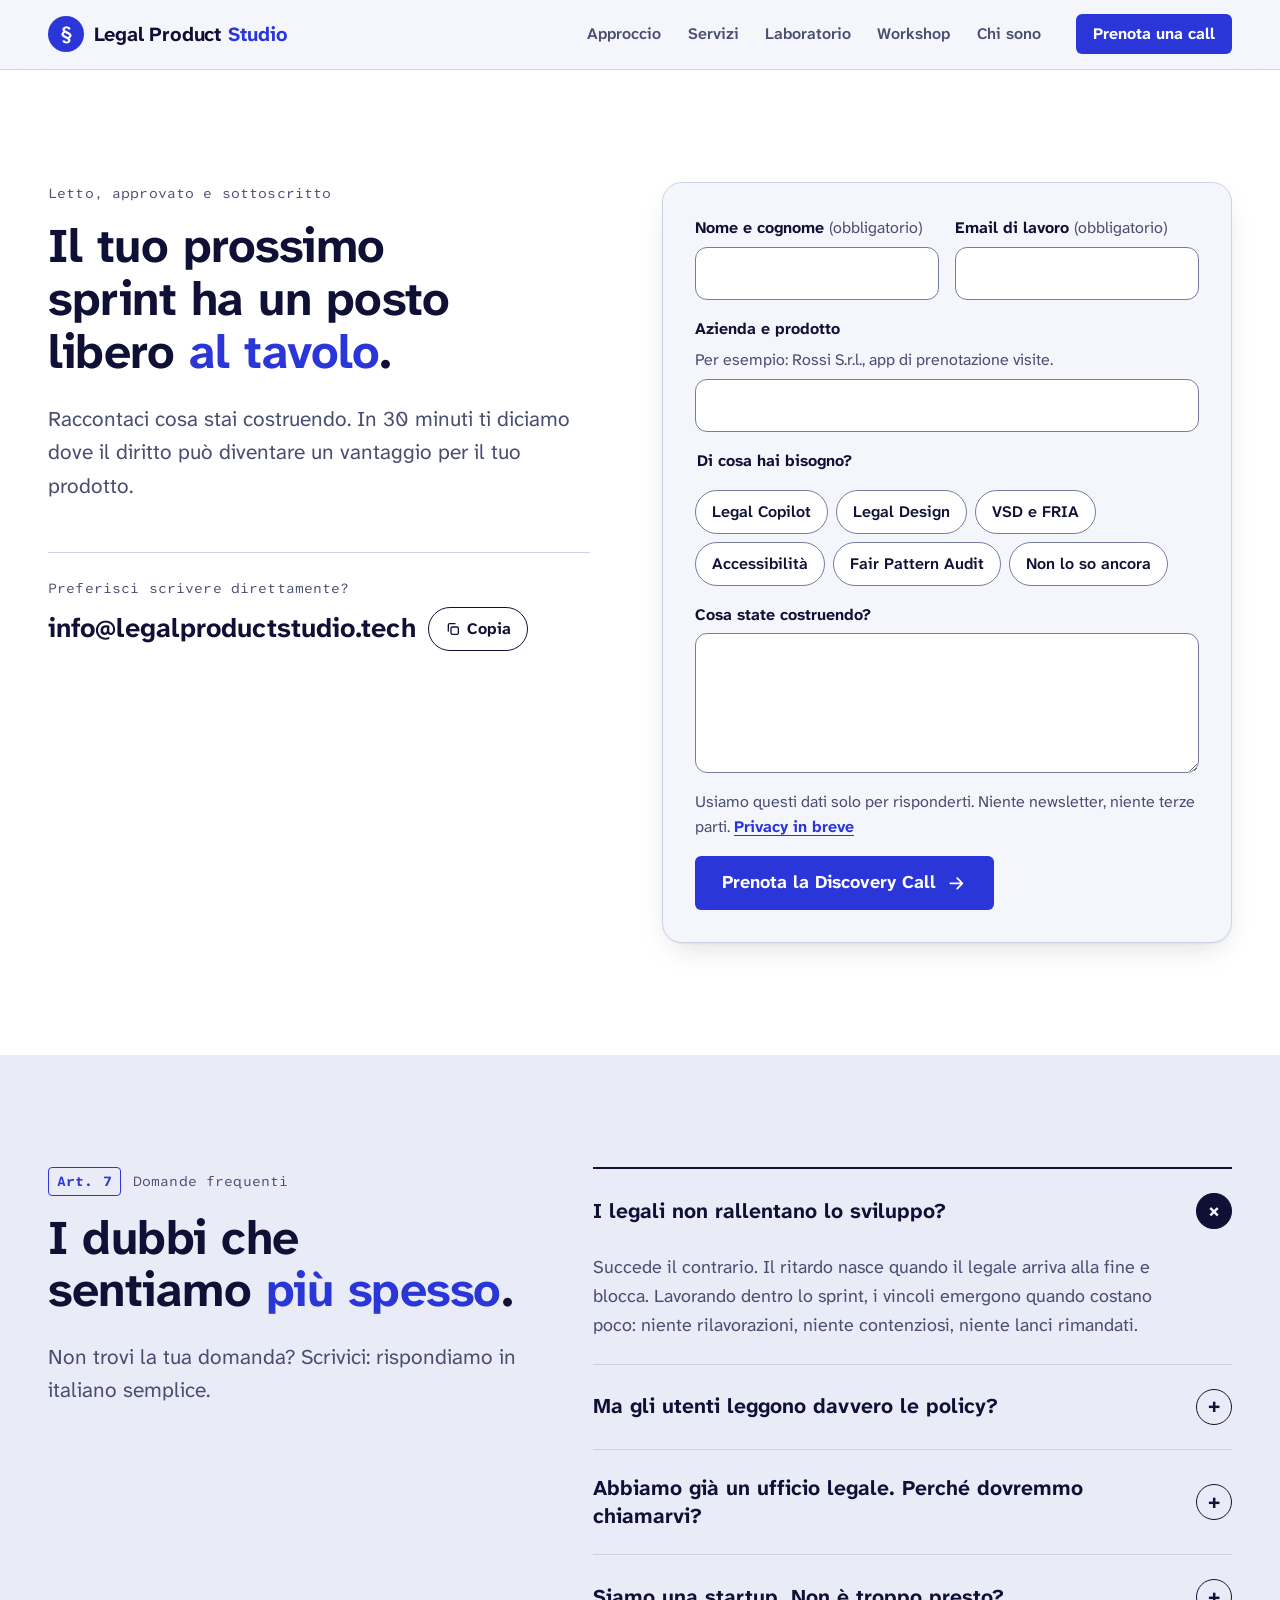
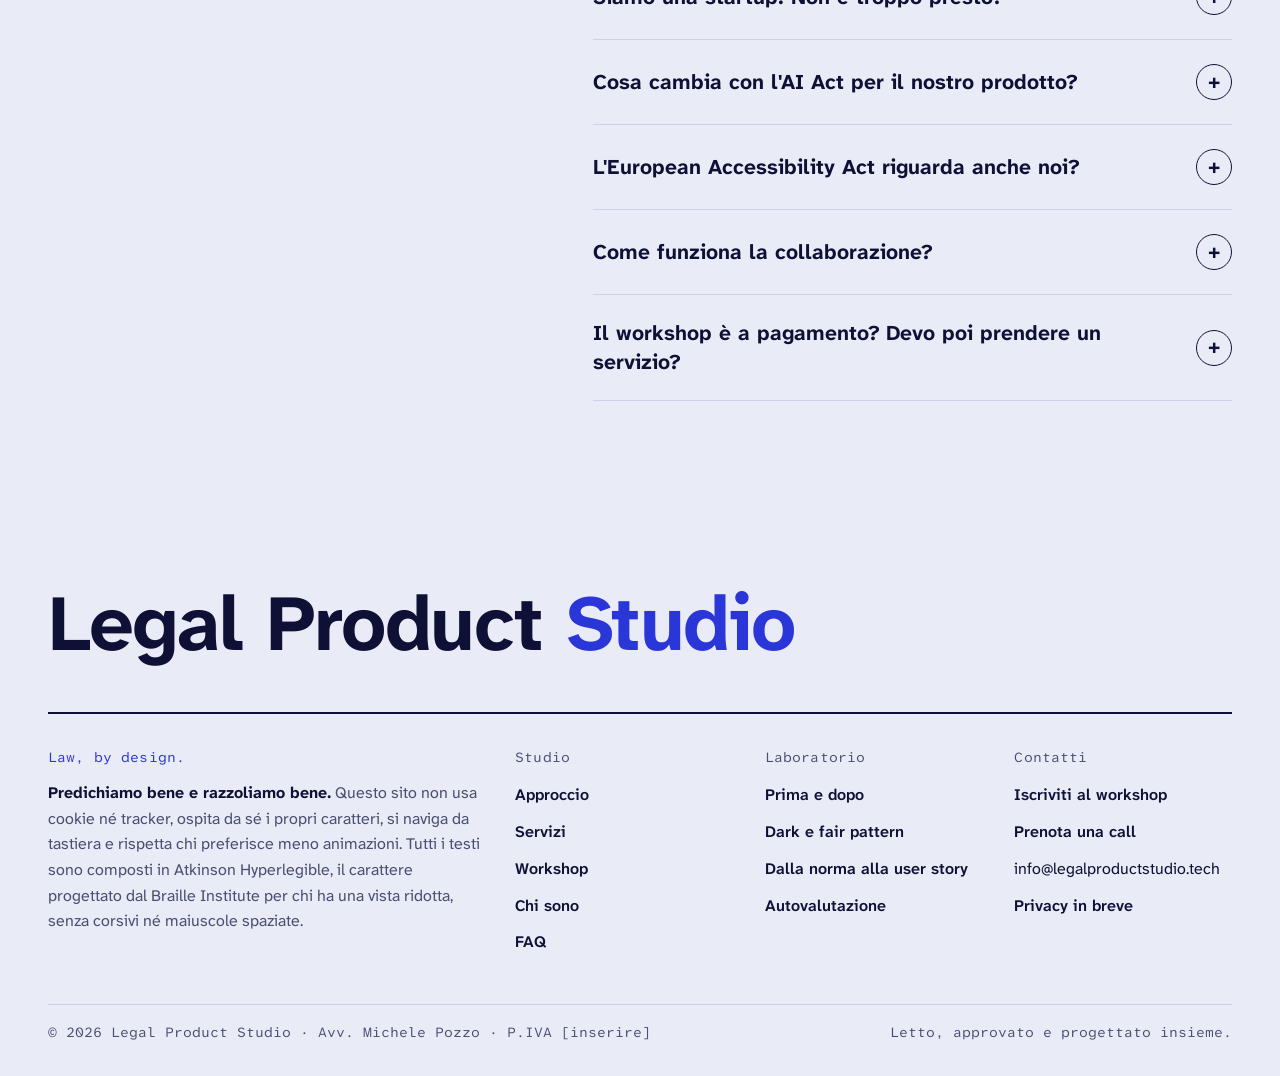
<file: varianti/a/contatti.html>
<!doctype html>
<html lang="it">
<head>
  <meta charset="utf-8">
  <meta name="viewport" content="width=device-width, initial-scale=1, viewport-fit=cover">
  <title>Contatti · Legal Product Studio</title>
  <meta name="claude:viewport-fit-sides" content="cover">
  <meta name="description" content="Prenota una Discovery Call di 30 minuti e leggi le domande frequenti.">
  <meta name="robots" content="noindex">
  <meta name="theme-color" content="#F5F6FB">
  <meta property="og:type" content="website">
  <meta property="og:locale" content="it_IT">
  <meta property="og:title" content="Contatti · Legal Product Studio">
  <meta property="og:description" content="Portiamo il diritto nel tuo prodotto dal primo giorno. Legal design, Value Sensitive Design, FRIA e accessibilità per team di prodotto.">
  <meta property="og:url" content="https://mikpozzo93.github.io/sitoweb2/">
  <meta property="og:image" content="https://mikpozzo93.github.io/sitoweb2/assets/img/og-image.png">
  <meta name="twitter:card" content="summary_large_image">
  <link rel="icon" href="../../assets/img/favicon.svg" type="image/svg+xml">
  <link rel="preload" href="../../assets/fonts/atkinson-hyperlegible-next-latin-wght-normal.woff2" as="font" type="font/woff2" crossorigin>
  <link rel="stylesheet" href="../../assets/css/fonts.css">
  <link rel="stylesheet" href="../../assets/css/styles.css">
</head>
<body>
<!-- BODY:START -->
<script>
  // Motion is opt-out: skipped for visitors who ask the system for reduced motion.
  if (window.matchMedia('(prefers-reduced-motion: no-preference)').matches && 'IntersectionObserver' in window) {
    document.documentElement.classList.add('motion');
  }
</script>
<svg class="sprite" aria-hidden="true" focusable="false">
  <symbol id="i-arrow" viewBox="0 0 24 24"><path d="M5 12h13M13 6l6 6-6 6" fill="none" stroke="currentColor" stroke-width="2" stroke-linecap="round" stroke-linejoin="round"/></symbol>
  <symbol id="i-down" viewBox="0 0 24 24"><path d="M12 5v13M6 13l6 6 6-6" fill="none" stroke="currentColor" stroke-width="2" stroke-linecap="round" stroke-linejoin="round"/></symbol>
  <symbol id="i-check" viewBox="0 0 24 24"><path d="M5 12.5l4.5 4.5L19 7.5" fill="none" stroke="currentColor" stroke-width="2.4" stroke-linecap="round" stroke-linejoin="round"/></symbol>
  <symbol id="i-x" viewBox="0 0 24 24"><path d="M6 6l12 12M18 6L6 18" fill="none" stroke="currentColor" stroke-width="2.4" stroke-linecap="round"/></symbol>
  <symbol id="i-star" viewBox="0 0 24 24"><path d="M12 3.5l2.6 5.4 5.9.8-4.3 4.1 1 5.8L12 16.9l-5.2 2.7 1-5.8-4.3-4.1 5.9-.8z" fill="currentColor"/></symbol>
  <symbol id="i-prev" viewBox="0 0 24 24"><path d="M15 6l-6 6 6 6" fill="none" stroke="currentColor" stroke-width="2" stroke-linecap="round" stroke-linejoin="round"/></symbol>
  <symbol id="i-next" viewBox="0 0 24 24"><path d="M9 6l6 6-6 6" fill="none" stroke="currentColor" stroke-width="2" stroke-linecap="round" stroke-linejoin="round"/></symbol>
  <symbol id="i-pause" viewBox="0 0 24 24"><path d="M8 5v14M16 5v14" fill="none" stroke="currentColor" stroke-width="2.4" stroke-linecap="round"/></symbol>
  <symbol id="i-play" viewBox="0 0 24 24"><path d="M8 5.5v13l10-6.5z" fill="currentColor"/></symbol>
  <symbol id="i-copy" viewBox="0 0 24 24"><rect x="9" y="9" width="11" height="11" rx="2" fill="none" stroke="currentColor" stroke-width="2"/><path d="M5 15V6a2 2 0 0 1 2-2h8" fill="none" stroke="currentColor" stroke-width="2" stroke-linecap="round"/></symbol>
</svg>

<a class="skip-link" href="#contenuto">Vai al contenuto</a>

<header class="site-header" id="site-header">
  <div class="wrap header-inner">
    <a class="brand" href="index.html" aria-label="Legal Product Studio, vai alla home">
      <span class="brand-mark" aria-hidden="true">§</span>
      <span class="brand-name">Legal Product <span class="brand-studio">Studio</span></span>
    </a>
    <nav class="main-nav" id="main-nav" aria-label="Navigazione principale">
      <ul>
        <li><a href="approccio.html">Approccio</a></li>
        <li><a href="servizi.html">Servizi</a></li>
        <li><a href="laboratorio.html">Laboratorio</a></li>
        <li><a href="workshop.html">Workshop</a></li>
        <li><a href="chi-sono.html">Chi sono</a></li>
      </ul>
      <a class="btn btn-primary btn-small nav-cta" href="contatti.html">Prenota una call</a>
    </nav>
    <button class="nav-toggle" id="nav-toggle" type="button" aria-expanded="false" aria-controls="main-nav">
      <span class="nav-toggle-bars" aria-hidden="true"></span>
      <span class="nav-toggle-label">Menu</span>
    </button>
  </div>
</header>

<main id="contenuto">

  <!-- CONTATTI -->
  <section class="band" id="contatti" aria-labelledby="contatti-title">
    <div class="wrap band-grid">
      <div class="band-copy">
        <p class="eyebrow eyebrow-band">Letto, approvato e sottoscritto</p>
        <h1 class="h2 band-title" id="contatti-title">Il tuo prossimo sprint ha un posto libero <em>al tavolo</em>.</h1>
        <p class="band-lead">Raccontaci cosa stai costruendo. In 30 minuti ti diciamo dove il diritto può diventare un vantaggio per il tuo prodotto.</p>
        <div class="direct">
          <p class="direct-label">Preferisci scrivere direttamente?</p>
          <p class="direct-row">
            <span class="direct-email" id="contact-email">info@legalproductstudio.tech</span>
            <button type="button" class="copy-btn" id="copy-email"><svg aria-hidden="true"><use href="#i-copy"/></svg><span>Copia</span></button>
          </p>
        </div>
      </div>

      <!-- Set data-endpoint to a form service URL (e.g. Formspree) to send via POST; leave empty to open the visitor's email client. -->
      <form class="contact" id="contact-form" data-endpoint="" data-email="info@legalproductstudio.tech" novalidate>
        <div class="field">
          <label for="f-name">Nome e cognome <span class="req">(obbligatorio)</span></label>
          <input id="f-name" name="nome" type="text" autocomplete="name" required>
        </div>
        <div class="field">
          <label for="f-email">Email di lavoro <span class="req">(obbligatorio)</span></label>
          <input id="f-email" name="email" type="email" autocomplete="email" required>
        </div>
        <div class="field field-wide">
          <label for="f-company">Azienda e prodotto</label>
          <p class="field-hint" id="f-company-hint">Per esempio: Rossi S.r.l., app di prenotazione visite.</p>
          <input id="f-company" name="azienda" type="text" autocomplete="organization" aria-describedby="f-company-hint">
        </div>
        <fieldset class="field field-wide chips">
          <legend>Di cosa hai bisogno?</legend>
          <label><input type="checkbox" name="servizi" value="In-Product Legal Copilot" data-service="copilot"><span>Legal Copilot</span></label>
          <label><input type="checkbox" name="servizi" value="Legal Design & Content" data-service="design"><span>Legal Design</span></label>
          <label><input type="checkbox" name="servizi" value="Value Sensitive Design & FRIA" data-service="vsd"><span>VSD e FRIA</span></label>
          <label><input type="checkbox" name="servizi" value="Accessibilità digitale" data-service="a11y"><span>Accessibilità</span></label>
          <label><input type="checkbox" name="servizi" value="Fair Pattern Audit" data-service="fair"><span>Fair Pattern Audit</span></label>
          <label><input type="checkbox" name="servizi" value="Non lo so ancora"><span>Non lo so ancora</span></label>
        </fieldset>
        <div class="field field-wide">
          <label for="f-msg">Cosa state costruendo?</label>
          <textarea id="f-msg" name="messaggio" rows="4"></textarea>
        </div>
        <p class="form-privacy field-wide">Usiamo questi dati solo per risponderti. Niente newsletter, niente terze parti. <button type="button" class="link-btn" data-open-privacy>Privacy in breve</button></p>
        <div class="form-actions field-wide">
          <button type="submit" class="btn btn-primary btn-lg">Prenota la Discovery Call <svg aria-hidden="true"><use href="#i-arrow"/></svg></button>
        </div>
        <p class="form-status field-wide" id="form-status" role="status" hidden></p>
      </form>
    </div>
  </section>
  <!-- ART. 7 FAQ -->
  <section class="section section-alt" id="faq" aria-labelledby="faq-title">
    <div class="wrap faq-grid">
      <div class="section-head">
        <p class="eyebrow"><span class="art">Art. 7</span> Domande frequenti</p>
        <h2 class="h2" id="faq-title">I dubbi che sentiamo <em>più spesso</em>.</h2>
        <p class="lead">Non trovi la tua domanda? Scrivici: rispondiamo in italiano semplice.</p>
      </div>
      <div class="faqs">
        <details class="faq" open>
          <summary>I legali non rallentano lo sviluppo?</summary>
          <p>Succede il contrario. Il ritardo nasce quando il legale arriva alla fine e blocca. Lavorando dentro lo sprint, i vincoli emergono quando costano poco: niente rilavorazioni, niente contenziosi, niente lanci rimandati.</p>
        </details>
        <details class="faq">
          <summary>Ma gli utenti leggono davvero le policy?</summary>
          <p>Quelle da 80 pagine no. Con il legal design l'informazione arriva nel momento giusto, nel punto giusto del flusso e nel formato giusto: livelli, icone, microcopy. Così le persone leggono, capiscono e scelgono.</p>
        </details>
        <details class="faq">
          <summary>Abbiamo già un ufficio legale. Perché dovremmo chiamarvi?</summary>
          <p>Non lo sostituiamo, lo potenziamo. Facciamo da ponte tra il vostro legal e i team di prodotto, e trasformiamo i pareri in requisiti, flussi e componenti.</p>
        </details>
        <details class="faq">
          <summary>Siamo una startup. Non è troppo presto?</summary>
          <p>È il momento migliore. Integrare privacy, accessibilità e trasparenza dal primo MVP costa una frazione di quanto costerebbe farlo dopo, quando il prodotto è già in mano agli utenti.</p>
        </details>
        <details class="faq">
          <summary>Cosa cambia con l'AI Act per il nostro prodotto?</summary>
          <p>Dipende dal vostro ruolo, fornitore o utilizzatore del sistema, e dal livello di rischio. Lo mappiamo insieme e, quando serve, conduciamo la FRIA, la valutazione d'impatto sui diritti fondamentali, prima del rilascio.</p>
        </details>
        <details class="faq">
          <summary>L'European Accessibility Act riguarda anche noi?</summary>
          <p>Dal 28 giugno 2025 si applica a molti prodotti e servizi digitali: e-commerce, servizi bancari, trasporti, e-book, comunicazioni elettroniche. Esistono esenzioni, per esempio per le microimprese che offrono servizi. Ti aiutiamo a capire se rientri e a diventare accessibile davvero.</p>
        </details>
        <details class="faq">
          <summary>Come funziona la collaborazione?</summary>
          <p>Si parte da una Discovery Call di 30 minuti o dal workshop. Poi scegli la formula: un progetto con un obiettivo preciso, come informative e consensi o una valutazione d'impatto; oppure l'affiancamento continuativo, con un incontro fisso ogni settimana e un canale diretto per i dubbi di tutti i giorni.</p>
        </details>
        <details class="faq">
          <summary>Il workshop è a pagamento? Devo poi prendere un servizio?</summary>
          <p>I dettagli arrivano a chi lascia il contatto, insieme a data e luogo. Partecipare non impegna a nulla: chi vuole continuare dopo lo dice, chi no porta a casa quello che ha imparato.</p>
        </details>
      </div>
    </div>
  </section>
</main>

<footer class="site-footer">
  <div class="wrap">
    <p class="footer-mark" aria-hidden="true">Legal Product <span>Studio</span></p>
    <div class="footer-grid">
      <div class="footer-about">
        <p class="footer-tag" lang="en">Law, by design.</p>
        <p class="footer-honest"><strong>Predichiamo bene e razzoliamo bene.</strong> Questo sito non usa cookie né tracker, ospita da sé i propri caratteri, si naviga da tastiera e rispetta chi preferisce meno animazioni. Tutti i testi sono composti in Atkinson Hyperlegible, il carattere progettato dal Braille Institute per chi ha una vista ridotta, senza corsivi né maiuscole spaziate.</p>
      </div>
      <nav class="footer-nav" aria-label="Studio">
        <p class="footer-h">Studio</p>
        <ul>
          <li><a href="approccio.html">Approccio</a></li>
          <li><a href="servizi.html">Servizi</a></li>
          <li><a href="workshop.html">Workshop</a></li>
          <li><a href="chi-sono.html">Chi sono</a></li>
          <li><a href="contatti.html#faq">FAQ</a></li>
        </ul>
      </nav>
      <nav class="footer-nav" aria-label="Laboratorio">
        <p class="footer-h">Laboratorio</p>
        <ul>
          <li><a href="laboratorio.html#lab-compare">Prima e dopo</a></li>
          <li><a href="laboratorio.html#lab-pattern">Dark e fair pattern</a></li>
          <li><a href="laboratorio.html#lab-story">Dalla norma alla user story</a></li>
          <li><a href="laboratorio.html#checkup">Autovalutazione</a></li>
        </ul>
      </nav>
      <div class="footer-nav">
        <p class="footer-h">Contatti</p>
        <ul>
          <li><a href="workshop.html#ws-form">Iscriviti al workshop</a></li>
          <li><a href="contatti.html">Prenota una call</a></li>
          <li><span class="footer-email">info@legalproductstudio.tech</span></li>
          <li><button type="button" class="link-btn" data-open-privacy>Privacy in breve</button></li>
        </ul>
      </div>
    </div>
    <div class="footer-bottom">
      <p>© <span id="year">2026</span> Legal Product Studio · Avv. Michele Pozzo · P.IVA [inserire]</p>
      <p>Letto, approvato e progettato insieme.</p>
    </div>
  </div>
</footer>

<!-- Replace the bracketed data with the real data controller details before going live. -->
<dialog class="privacy-dialog" id="privacy-dialog" aria-labelledby="privacy-title">
  <div class="privacy-inner">
    <p class="eyebrow">Primo livello</p>
    <h2 class="h3" id="privacy-title">Privacy in breve</h2>
    <dl class="privacy-list">
      <div><dt>Cosa raccogliamo</dt><dd>Solo i dati che scrivi nei moduli di contatto e di iscrizione al workshop.</dd></div>
      <div><dt>Perché</dt><dd>Per rispondere alla tua richiesta o invitarti al workshop. La base giuridica è la tua richiesta (art. 6, par. 1, lett. b GDPR).</dd></div>
      <div><dt>Cookie e tracker</dt><dd>Nessuno.</dd></div>
      <div><dt>Terze parti</dt><dd>Nessuna. Anche i caratteri tipografici sono ospitati qui.</dd></div>
      <div><dt>Per quanto</dt><dd>Il tempo necessario a gestire la richiesta.</dd></div>
      <div><dt>I tuoi diritti</dt><dd>Accesso, rettifica, cancellazione e opposizione: scrivi a info@legalproductstudio.tech. Puoi anche rivolgerti al Garante per la protezione dei dati personali.</dd></div>
      <div><dt>Titolare</dt><dd>Avv. Michele Pozzo (Legal Product Studio), [indirizzo dello studio].</dd></div>
    </dl>
    <form method="dialog" class="privacy-actions">
      <button class="btn btn-primary" type="submit">Ho capito</button>
    </form>
  </div>
</dialog>
<!-- BODY:END -->

<script src="../../assets/js/main.js" defer></script>
</body>
</html>
</file>
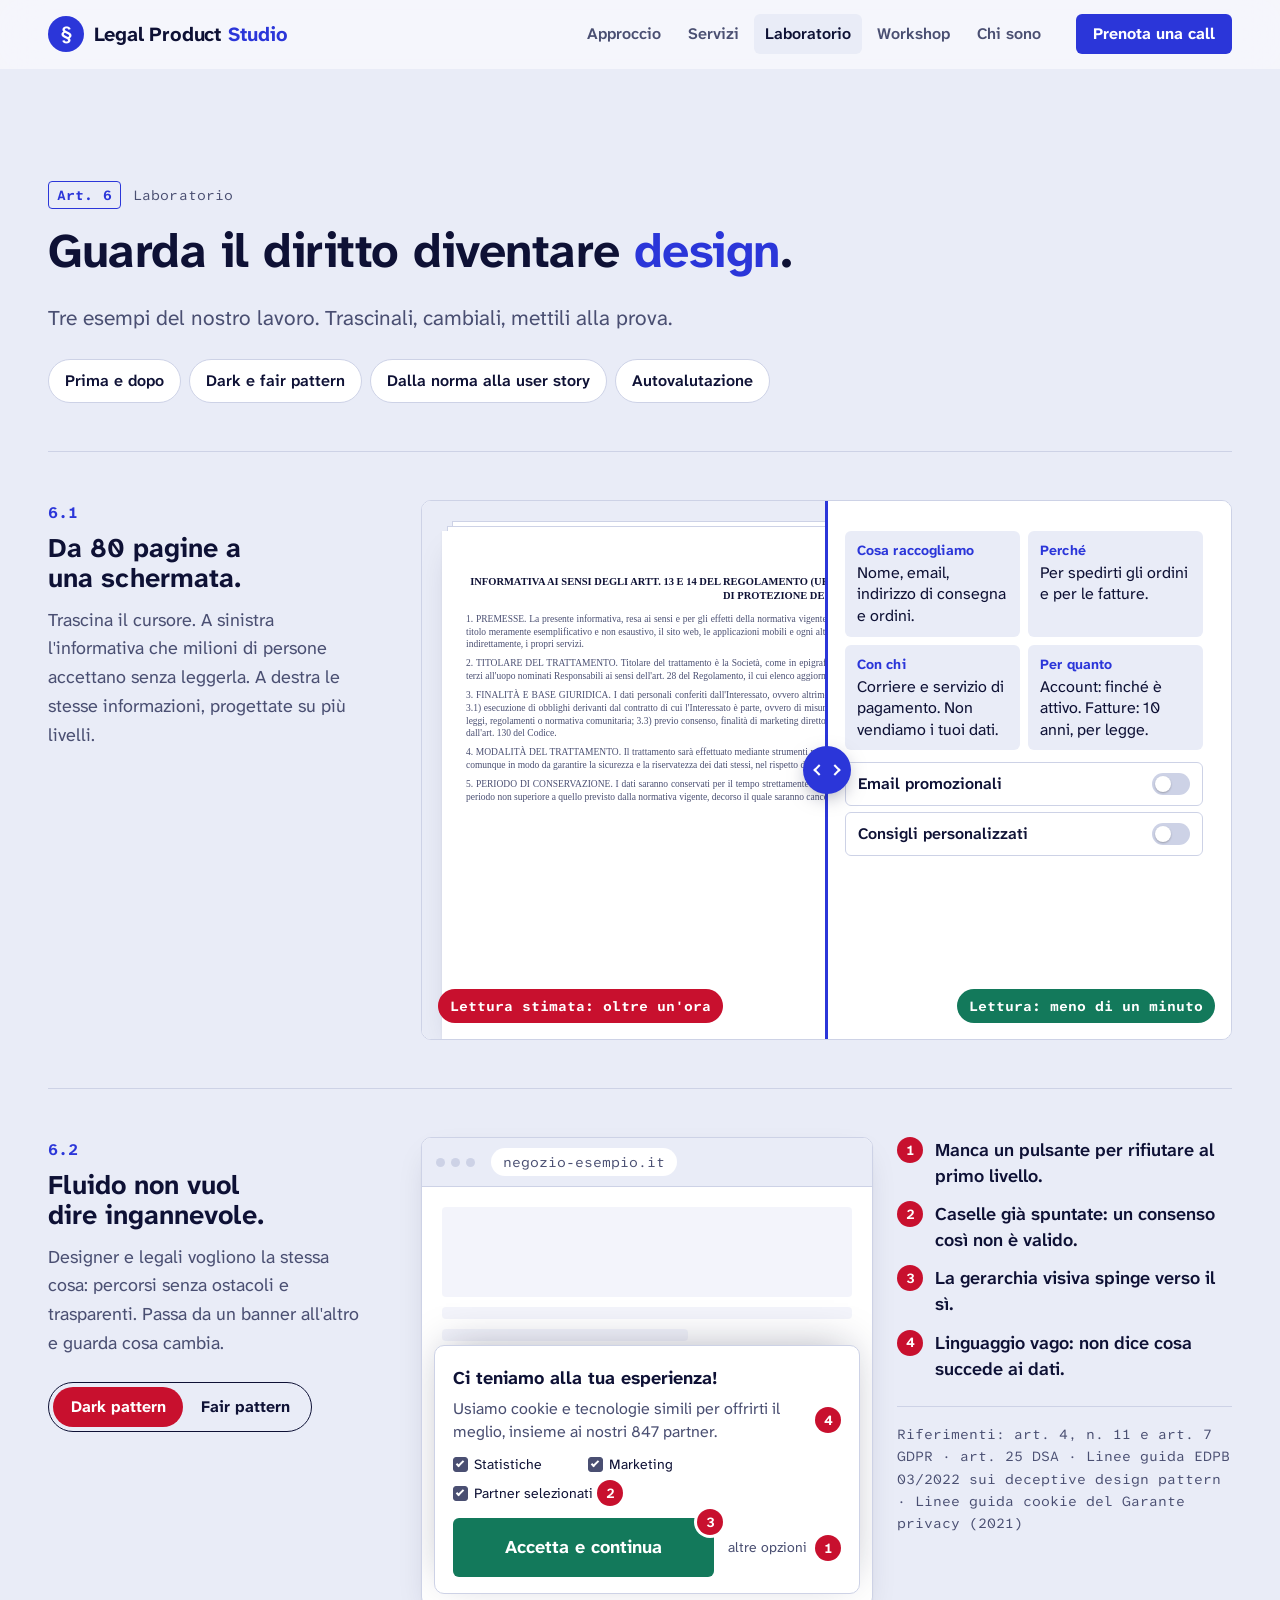
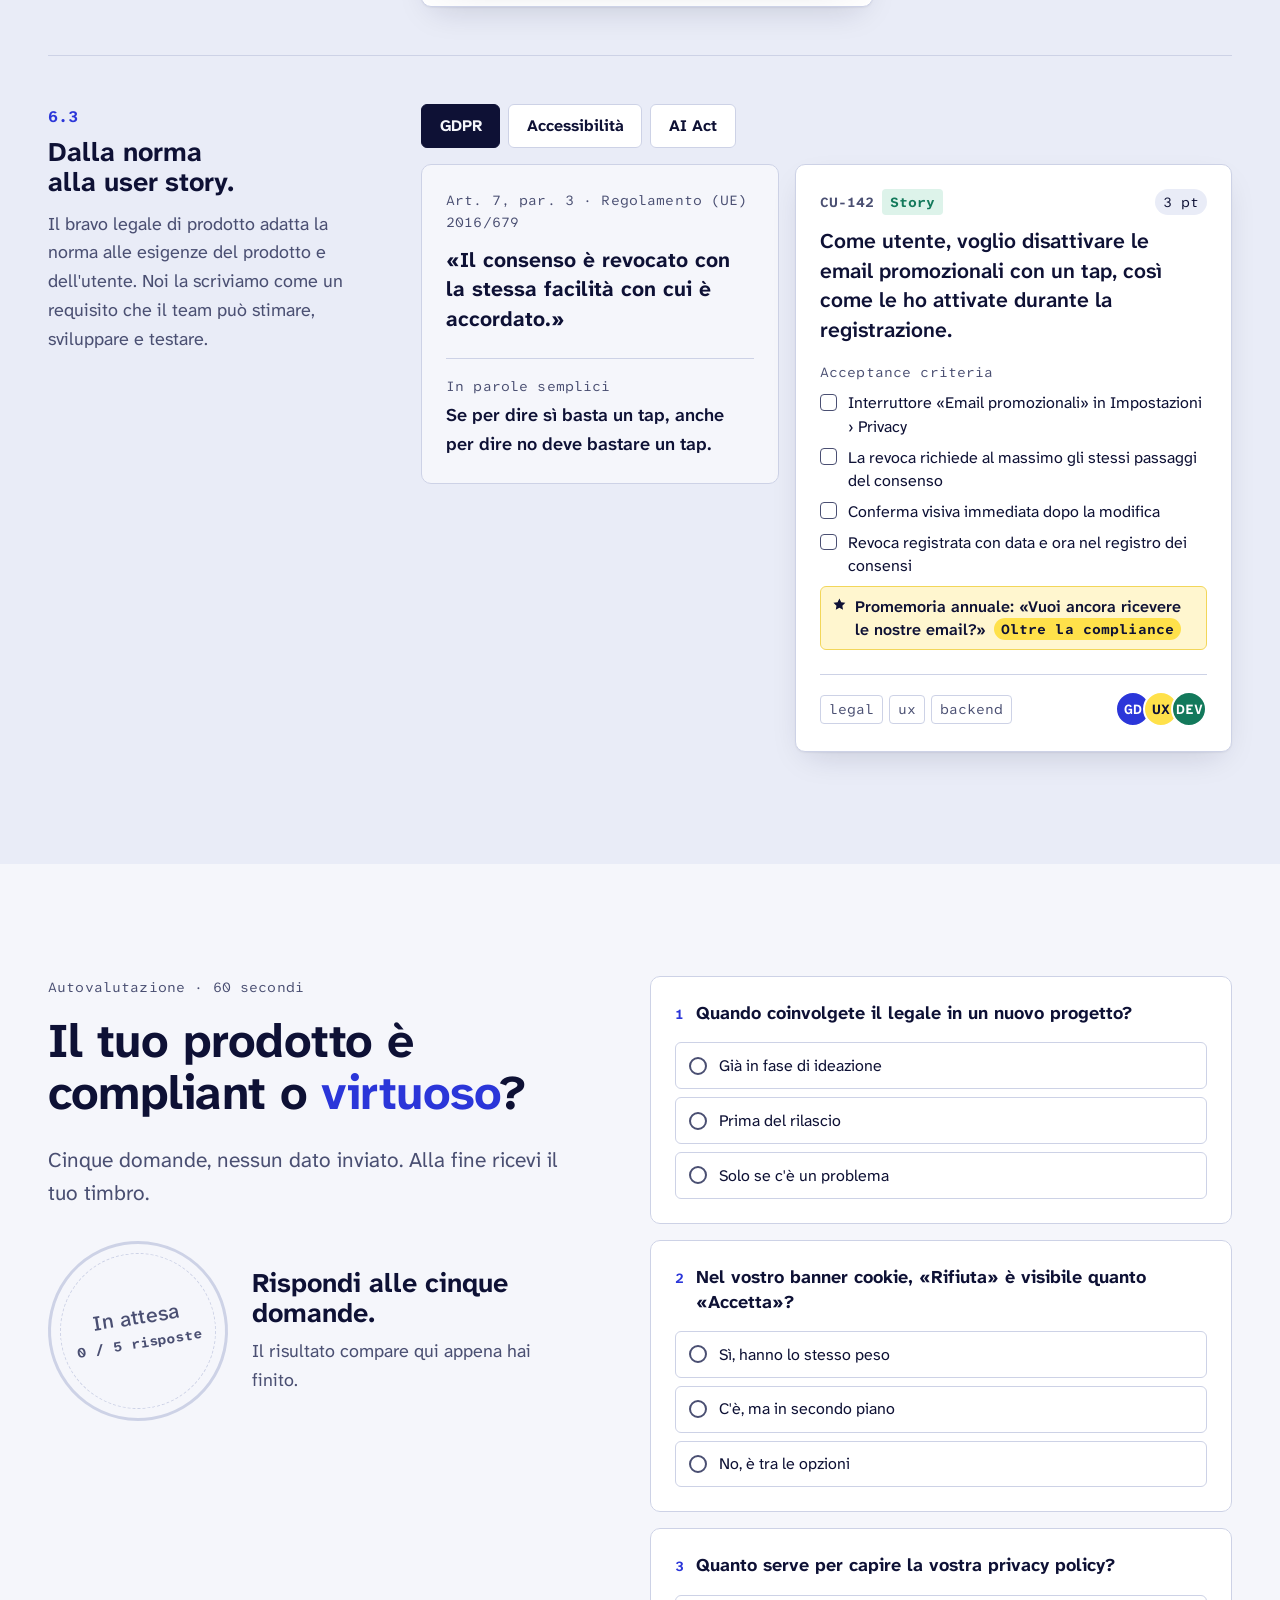
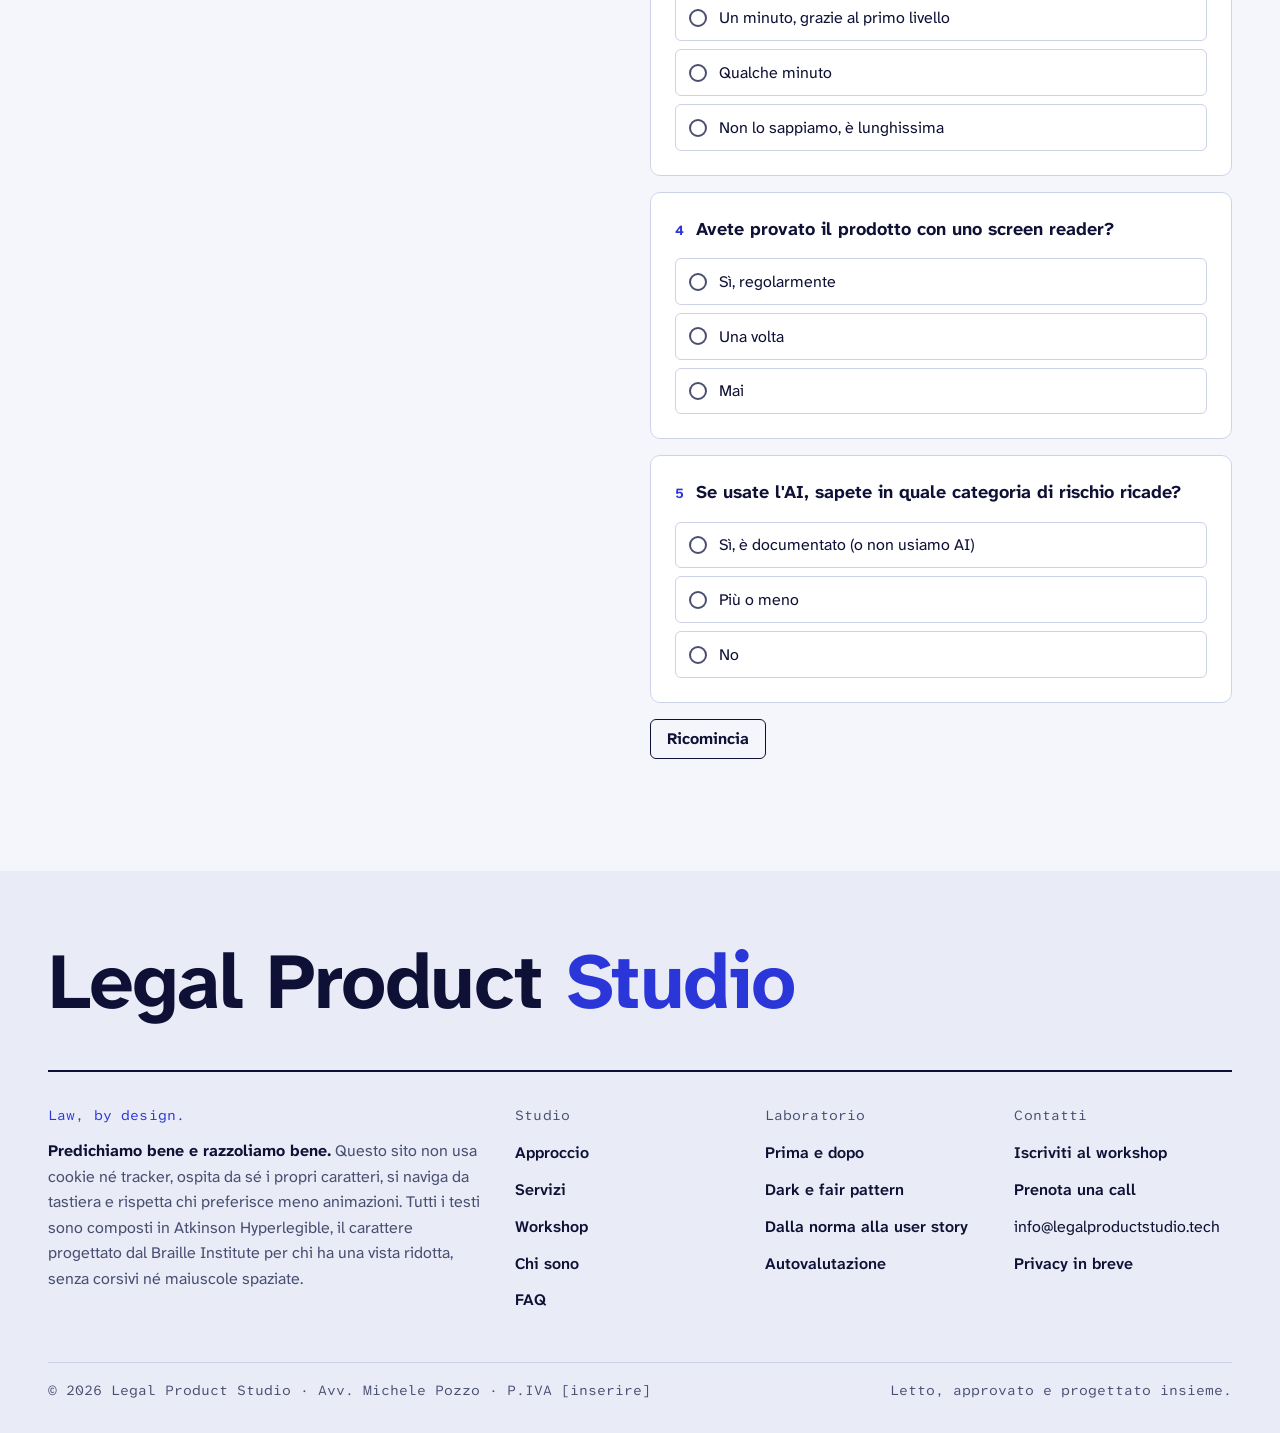
<file: varianti/a/laboratorio.html>
<!doctype html>
<html lang="it">
<head>
  <meta charset="utf-8">
  <meta name="viewport" content="width=device-width, initial-scale=1, viewport-fit=cover">
  <title>Laboratorio · Legal Product Studio</title>
  <meta name="claude:viewport-fit-sides" content="cover">
  <meta name="description" content="Prima e dopo di un'informativa, dark e fair pattern, dalla norma alla user story e autovalutazione.">
  <meta name="robots" content="noindex">
  <meta name="theme-color" content="#F5F6FB">
  <meta property="og:type" content="website">
  <meta property="og:locale" content="it_IT">
  <meta property="og:title" content="Laboratorio · Legal Product Studio">
  <meta property="og:description" content="Portiamo il diritto nel tuo prodotto dal primo giorno. Legal design, Value Sensitive Design, FRIA e accessibilità per team di prodotto.">
  <meta property="og:url" content="https://mikpozzo93.github.io/sitoweb2/">
  <meta property="og:image" content="https://mikpozzo93.github.io/sitoweb2/assets/img/og-image.png">
  <meta name="twitter:card" content="summary_large_image">
  <link rel="icon" href="../../assets/img/favicon.svg" type="image/svg+xml">
  <link rel="preload" href="../../assets/fonts/atkinson-hyperlegible-next-latin-wght-normal.woff2" as="font" type="font/woff2" crossorigin>
  <link rel="stylesheet" href="../../assets/css/fonts.css">
  <link rel="stylesheet" href="../../assets/css/styles.css">
</head>
<body>
<!-- BODY:START -->
<script>
  // Motion is opt-out: skipped for visitors who ask the system for reduced motion.
  if (window.matchMedia('(prefers-reduced-motion: no-preference)').matches && 'IntersectionObserver' in window) {
    document.documentElement.classList.add('motion');
  }
</script>
<svg class="sprite" aria-hidden="true" focusable="false">
  <symbol id="i-arrow" viewBox="0 0 24 24"><path d="M5 12h13M13 6l6 6-6 6" fill="none" stroke="currentColor" stroke-width="2" stroke-linecap="round" stroke-linejoin="round"/></symbol>
  <symbol id="i-down" viewBox="0 0 24 24"><path d="M12 5v13M6 13l6 6 6-6" fill="none" stroke="currentColor" stroke-width="2" stroke-linecap="round" stroke-linejoin="round"/></symbol>
  <symbol id="i-check" viewBox="0 0 24 24"><path d="M5 12.5l4.5 4.5L19 7.5" fill="none" stroke="currentColor" stroke-width="2.4" stroke-linecap="round" stroke-linejoin="round"/></symbol>
  <symbol id="i-x" viewBox="0 0 24 24"><path d="M6 6l12 12M18 6L6 18" fill="none" stroke="currentColor" stroke-width="2.4" stroke-linecap="round"/></symbol>
  <symbol id="i-star" viewBox="0 0 24 24"><path d="M12 3.5l2.6 5.4 5.9.8-4.3 4.1 1 5.8L12 16.9l-5.2 2.7 1-5.8-4.3-4.1 5.9-.8z" fill="currentColor"/></symbol>
  <symbol id="i-prev" viewBox="0 0 24 24"><path d="M15 6l-6 6 6 6" fill="none" stroke="currentColor" stroke-width="2" stroke-linecap="round" stroke-linejoin="round"/></symbol>
  <symbol id="i-next" viewBox="0 0 24 24"><path d="M9 6l6 6-6 6" fill="none" stroke="currentColor" stroke-width="2" stroke-linecap="round" stroke-linejoin="round"/></symbol>
  <symbol id="i-pause" viewBox="0 0 24 24"><path d="M8 5v14M16 5v14" fill="none" stroke="currentColor" stroke-width="2.4" stroke-linecap="round"/></symbol>
  <symbol id="i-play" viewBox="0 0 24 24"><path d="M8 5.5v13l10-6.5z" fill="currentColor"/></symbol>
  <symbol id="i-copy" viewBox="0 0 24 24"><rect x="9" y="9" width="11" height="11" rx="2" fill="none" stroke="currentColor" stroke-width="2"/><path d="M5 15V6a2 2 0 0 1 2-2h8" fill="none" stroke="currentColor" stroke-width="2" stroke-linecap="round"/></symbol>
</svg>

<a class="skip-link" href="#contenuto">Vai al contenuto</a>

<header class="site-header" id="site-header">
  <div class="wrap header-inner">
    <a class="brand" href="index.html" aria-label="Legal Product Studio, vai alla home">
      <span class="brand-mark" aria-hidden="true">§</span>
      <span class="brand-name">Legal Product <span class="brand-studio">Studio</span></span>
    </a>
    <nav class="main-nav" id="main-nav" aria-label="Navigazione principale">
      <ul>
        <li><a href="approccio.html">Approccio</a></li>
        <li><a href="servizi.html">Servizi</a></li>
        <li><a href="laboratorio.html" aria-current="page">Laboratorio</a></li>
        <li><a href="workshop.html">Workshop</a></li>
        <li><a href="chi-sono.html">Chi sono</a></li>
      </ul>
      <a class="btn btn-primary btn-small nav-cta" href="contatti.html">Prenota una call</a>
    </nav>
    <button class="nav-toggle" id="nav-toggle" type="button" aria-expanded="false" aria-controls="main-nav">
      <span class="nav-toggle-bars" aria-hidden="true"></span>
      <span class="nav-toggle-label">Menu</span>
    </button>
  </div>
</header>

<main id="contenuto">

  <!-- ART. 4 LABORATORIO -->
  <section class="section section-alt section-lab" id="laboratorio" aria-labelledby="lab-title">
    <div class="wrap">
      <div class="section-head">
        <p class="eyebrow"><span class="art">Art. 6</span> Laboratorio</p>
        <h1 class="h2" id="lab-title">Guarda il diritto diventare <em>design</em>.</h1>
        <p class="lead">Tre esempi del nostro lavoro. Trascinali, cambiali, mettili alla prova.</p>
        <nav class="page-chips" aria-label="In questa pagina"><a href="#lab-compare">Prima e dopo</a><a href="#lab-pattern">Dark e fair pattern</a><a href="#lab-story">Dalla norma alla user story</a><a href="#checkup">Autovalutazione</a></nav>
      </div>

      <!-- 4.1 Prima / dopo -->
      <div class="lab-block" id="lab-compare">
        <div class="lab-intro">
          <p class="lab-num">6.1</p>
          <h2 class="h3">Da 80 pagine a una schermata.</h2>
          <p>Trascina il cursore. A sinistra l'informativa che milioni di persone accettano senza leggerla. A destra le stesse informazioni, progettate su più livelli.</p>
        </div>

        <div class="compare" id="compare" style="--pos:50%">
          <div class="compare-pane compare-before" aria-hidden="true">
            <div class="doc">
              <p class="doc-page">Pag. 1 di 80</p>
              <p class="doc-title">INFORMATIVA AI SENSI DEGLI ARTT. 13 E 14 DEL REGOLAMENTO (UE) 2016/679 E DELLA NORMATIVA NAZIONALE VIGENTE IN MATERIA DI PROTEZIONE DEI DATI PERSONALI</p>
              <p>1. PREMESSE. La presente informativa, resa ai sensi e per gli effetti della normativa vigente, è rivolta a tutti gli Utenti che interagiscono con i servizi erogati dal Titolare, ivi inclusi, a titolo meramente esemplificativo e non esaustivo, il sito web, le applicazioni mobili e ogni altro canale, anche di terze parti, mediante il quale il Titolare medesimo eroghi, direttamente o indirettamente, i propri servizi.</p>
              <p>2. TITOLARE DEL TRATTAMENTO. Titolare del trattamento è la Società, come in epigrafe identificata, la quale potrà avvalersi, per le finalità di cui al successivo art. 3, di soggetti terzi all'uopo nominati Responsabili ai sensi dell'art. 28 del Regolamento, il cui elenco aggiornato è disponibile, previa richiesta scritta, presso la sede legale.</p>
              <p>3. FINALITÀ E BASE GIURIDICA. I dati personali conferiti dall'Interessato, ovvero altrimenti acquisiti nell'ambito dell'erogazione dei servizi, saranno trattati per le seguenti finalità: 3.1) esecuzione di obblighi derivanti dal contratto di cui l'Interessato è parte, ovvero di misure precontrattuali adottate su richiesta dello stesso; 3.2) adempimento di obblighi previsti da leggi, regolamenti o normativa comunitaria; 3.3) previo consenso, finalità di marketing diretto e profilazione, come meglio specificato al successivo art. 7, fermo restando quanto previsto dall'art. 130 del Codice.</p>
              <p>4. MODALITÀ DEL TRATTAMENTO. Il trattamento sarà effettuato mediante strumenti manuali, informatici e telematici, con logiche strettamente correlate alle finalità sopra indicate e comunque in modo da garantire la sicurezza e la riservatezza dei dati stessi, nel rispetto delle misure tecniche e organizzative adeguate di cui all'art. 32 del Regolamento.</p>
              <p>5. PERIODO DI CONSERVAZIONE. I dati saranno conservati per il tempo strettamente necessario al conseguimento delle finalità per le quali sono stati raccolti e, in ogni caso, per un periodo non superiore a quello previsto dalla normativa vigente, decorso il quale saranno cancellati o resi anonimi, salvo diverse disposizioni.</p>
            </div>
            <span class="compare-badge badge-bad">Lettura stimata: oltre un'ora</span>
          </div>

          <div class="compare-pane compare-after" aria-hidden="true">
            <div class="privacy-ui">
              <div class="pui-intro">
                <p class="pui-kicker">Primo livello</p>
                <p class="pui-title">La tua privacy, in breve</p>
                <p class="pui-summary">Quattro risposte, nessun gergo. Il resto è a un tap.</p>
                <div class="pui-rights">
                  <span>Scarica i tuoi dati</span><span>Correggi</span><span>Cancella l'account</span>
                </div>
                <p class="pui-more">Apri il secondo livello <svg aria-hidden="true"><use href="#i-arrow"/></svg></p>
              </div>
              <div class="pui-main">
                <div class="pui-grid">
                  <div class="pui-card"><p class="pui-h">Cosa raccogliamo</p><p>Nome, email, indirizzo di consegna e ordini.</p></div>
                  <div class="pui-card"><p class="pui-h">Perché</p><p>Per spedirti gli ordini e per le fatture.</p></div>
                  <div class="pui-card"><p class="pui-h">Con chi</p><p>Corriere e servizio di pagamento. Non vendiamo i tuoi dati.</p></div>
                  <div class="pui-card"><p class="pui-h">Per quanto</p><p>Account: finché è attivo. Fatture: 10 anni, per legge.</p></div>
                </div>
                <div class="pui-toggles">
                  <p class="pui-row"><span>Email promozionali</span><span class="switch" data-on="false"></span></p>
                  <p class="pui-row"><span>Consigli personalizzati</span><span class="switch" data-on="false"></span></p>
                </div>
              </div>
            </div>
            <span class="compare-badge badge-good">Lettura: meno di un minuto</span>
          </div>

          <div class="compare-handle" aria-hidden="true"><span></span></div>
          <label class="sr-only" for="compare-range">Sposta il confronto tra informativa tradizionale e informativa progettata</label>
          <input class="compare-range" id="compare-range" type="range" min="0" max="100" value="50" step="1">
          <p class="sr-only">A sinistra un'informativa privacy tradizionale di 80 pagine, fitta e scritta in linguaggio giuridico. A destra la stessa informativa progettata: quattro schede su cosa raccogliamo, perché, con chi e per quanto, interruttori disattivati per marketing e consigli personalizzati, e pulsanti per scaricare, correggere o cancellare i dati.</p>
        </div>
      </div>

      <!-- 4.2 Dark vs fair -->
      <div class="lab-block" id="lab-pattern">
        <div class="lab-intro">
          <p class="lab-num">6.2</p>
          <h2 class="h3">Fluido non vuol dire ingannevole.</h2>
          <p>Designer e legali vogliono la stessa cosa: percorsi senza ostacoli e trasparenti. Passa da un banner all'altro e guarda cosa cambia.</p>
          <div class="segmented" role="group" aria-label="Scegli il tipo di banner">
            <button type="button" class="seg-btn" data-pattern="dark" aria-pressed="true">Dark pattern</button>
            <button type="button" class="seg-btn" data-pattern="fair" aria-pressed="false">Fair pattern</button>
          </div>
        </div>

        <div class="pattern" id="pattern" data-mode="dark">
          <div class="browser" id="browser" role="img" aria-label="Banner cookie con dark pattern: un grande pulsante Accetta e continua, caselle già spuntate e un piccolo link altre opzioni al posto del pulsante Rifiuta.">
            <div class="browser-bar" aria-hidden="true"><i></i><i></i><i></i><span>negozio-esempio.it</span></div>
            <div class="browser-page" aria-hidden="true">
              <span class="ph ph-hero"></span><span class="ph"></span><span class="ph ph-short"></span>
              <span class="ph ph-cards"></span>
            </div>

            <div class="cookie cookie-dark" id="cookie-dark">
              <p class="cookie-title">Ci teniamo alla tua esperienza!</p>
              <p class="cookie-text">Usiamo cookie e tecnologie simili per offrirti il meglio, insieme ai nostri 847 partner.<span class="pin" data-n="4">4</span></p>
              <ul class="cookie-checks">
                <li><span class="fake-check is-on"></span>Statistiche</li>
                <li><span class="fake-check is-on"></span>Marketing</li>
                <li><span class="fake-check is-on"></span>Partner selezionati<span class="pin" data-n="2">2</span></li>
              </ul>
              <div class="cookie-actions">
                <span class="fake-btn fake-btn-huge">Accetta e continua<span class="pin" data-n="3">3</span></span>
                <span class="fake-link">altre opzioni<span class="pin" data-n="1">1</span></span>
              </div>
            </div>

            <div class="cookie cookie-fair" id="cookie-fair" hidden>
              <span class="cookie-close">Chiudi e rifiuta <svg aria-hidden="true"><use href="#i-x"/></svg><span class="pin pin-good" data-n="4">4</span></span>
              <p class="cookie-title">Scegli tu cosa condividere.</p>
              <p class="cookie-text">I cookie tecnici fanno funzionare il sito. Gli altri li usiamo solo con il tuo permesso.<span class="pin pin-good" data-n="3">3</span></p>
              <ul class="cookie-toggles">
                <li><span><b>Statistiche</b> Capire quali pagine funzionano meglio.</span><span class="switch" data-on="false"></span></li>
                <li><span><b>Marketing</b> Mostrarti offerte su altri siti.</span><span class="switch" data-on="false"></span><span class="pin pin-good" data-n="2">2</span></li>
              </ul>
              <div class="cookie-actions cookie-actions-fair">
                <span class="fake-btn fake-btn-equal">Rifiuta tutto</span>
                <span class="fake-btn fake-btn-equal">Accetta tutto<span class="pin pin-good" data-n="1">1</span></span>
              </div>
            </div>
          </div>

          <div class="pattern-notes">
            <ol class="notes notes-dark" id="notes-dark" aria-label="Problemi del banner con dark pattern">
              <li><span class="note-n">1</span>Manca un pulsante per rifiutare al primo livello.</li>
              <li><span class="note-n">2</span>Caselle già spuntate: un consenso così non è valido.</li>
              <li><span class="note-n">3</span>La gerarchia visiva spinge verso il sì.</li>
              <li><span class="note-n">4</span>Linguaggio vago: non dice cosa succede ai dati.</li>
            </ol>
            <ol class="notes notes-fair" id="notes-fair" aria-label="Scelte del banner con fair pattern" hidden>
              <li><span class="note-n">1</span>Accettare e rifiutare hanno lo stesso peso visivo.</li>
              <li><span class="note-n">2</span>Nessuna casella preselezionata.</li>
              <li><span class="note-n">3</span>Linguaggio chiaro, con lo scopo di ogni cookie.</li>
              <li><span class="note-n">4</span>Chiudere il banner equivale a rifiutare, come indicano le linee guida del Garante.</li>
            </ol>
            <p class="refs">Riferimenti: art. 4, n. 11 e art. 7 GDPR · art. 25 DSA · Linee guida EDPB 03/2022 sui deceptive design pattern · Linee guida cookie del Garante privacy (2021)</p>
          </div>
        </div>
      </div>

      <!-- 4.3 Norma -> user story -->
      <div class="lab-block" id="lab-story">
        <div class="lab-intro">
          <p class="lab-num">6.3</p>
          <h2 class="h3">Dalla norma alla user story.</h2>
          <p>Il bravo legale di prodotto adatta la norma alle esigenze del prodotto e dell'utente. Noi la scriviamo come un requisito che il team può stimare, sviluppare e testare.</p>
        </div>

        <div class="story">
          <div class="tabs" role="tablist" aria-label="Scegli la norma">
            <button type="button" role="tab" class="tab" id="tab-gdpr" aria-controls="panel-gdpr" aria-selected="true">GDPR</button>
            <button type="button" role="tab" class="tab" id="tab-eaa" aria-controls="panel-eaa" aria-selected="false" tabindex="-1">Accessibilità</button>
            <button type="button" role="tab" class="tab" id="tab-ai" aria-controls="panel-ai" aria-selected="false" tabindex="-1">AI Act</button>
          </div>

          <div class="story-panel" role="tabpanel" id="panel-gdpr" aria-labelledby="tab-gdpr" tabindex="0">
            <div class="norm">
              <p class="norm-src">Art. 7, par. 3 · Regolamento (UE) 2016/679</p>
              <blockquote class="norm-quote">«Il consenso è revocato con la stessa facilità con cui è accordato.»</blockquote>
              <p class="norm-plain"><span>In parole semplici</span>Se per dire sì basta un tap, anche per dire no deve bastare un tap.</p>
            </div>
            <div class="ticket">
              <div class="ticket-top"><span class="ticket-id">CU-142</span><span class="ticket-type">Story</span><span class="ticket-pts" title="Story point">3 pt</span></div>
              <p class="ticket-story">Come utente, voglio disattivare le email promozionali con un tap, così come le ho attivate durante la registrazione.</p>
              <p class="ticket-sub">Acceptance criteria</p>
              <ul class="ac">
                <li>Interruttore «Email promozionali» in Impostazioni › Privacy</li>
                <li>La revoca richiede al massimo gli stessi passaggi del consenso</li>
                <li>Conferma visiva immediata dopo la modifica</li>
                <li>Revoca registrata con data e ora nel registro dei consensi</li>
                <li class="ac-plus"><svg aria-hidden="true"><use href="#i-star"/></svg>Promemoria annuale: «Vuoi ancora ricevere le nostre email?»<span class="plus-tag">Oltre la compliance</span></li>
              </ul>
              <div class="ticket-foot"><span class="labels"><i>legal</i><i>ux</i><i>backend</i></span><span class="assignees" aria-label="Assegnatari: giurista designer, designer, sviluppatore"><b class="avatar avatar-gd">GD</b><b class="avatar avatar-ux">UX</b><b class="avatar avatar-dev">DEV</b></span></div>
            </div>
          </div>

          <div class="story-panel" role="tabpanel" id="panel-eaa" aria-labelledby="tab-eaa" tabindex="0" hidden>
            <div class="norm">
              <p class="norm-src">Direttiva (UE) 2019/882 · D.Lgs. 82/2022</p>
              <p class="norm-quote norm-summary">Dal 28 giugno 2025 molti servizi digitali, come e-commerce e banking, devono essere percepibili, utilizzabili, comprensibili e robusti per tutte le persone.</p>
              <p class="norm-plain"><span>In parole semplici</span>Chiunque deve poter completare un acquisto, anche senza vedere lo schermo o usare il mouse.</p>
            </div>
            <div class="ticket">
              <div class="ticket-top"><span class="ticket-id">CU-207</span><span class="ticket-type">Story</span><span class="ticket-pts" title="Story point">8 pt</span></div>
              <p class="ticket-story">Come utente che naviga con uno screen reader, voglio completare l'acquisto senza usare il mouse, così da comprare in autonomia.</p>
              <p class="ticket-sub">Acceptance criteria</p>
              <ul class="ac">
                <li>Ogni controllo è raggiungibile da tastiera, con focus visibile</li>
                <li>Campi con etichette esplicite ed errori annunciati dallo screen reader</li>
                <li>Contrasto del testo di almeno 4,5:1</li>
                <li>Checkout verificato con NVDA e VoiceOver</li>
                <li class="ac-plus"><svg aria-hidden="true"><use href="#i-star"/></svg>Test con persone con disabilità prima del rilascio<span class="plus-tag">Oltre la compliance</span></li>
              </ul>
              <div class="ticket-foot"><span class="labels"><i>a11y</i><i>frontend</i><i>checkout</i></span><span class="assignees" aria-label="Assegnatari: giurista designer, designer, sviluppatore"><b class="avatar avatar-gd">GD</b><b class="avatar avatar-ux">UX</b><b class="avatar avatar-dev">DEV</b></span></div>
            </div>
          </div>

          <div class="story-panel" role="tabpanel" id="panel-ai" aria-labelledby="tab-ai" tabindex="0" hidden>
            <div class="norm">
              <p class="norm-src">Art. 50 · Regolamento (UE) 2024/1689 (AI Act)</p>
              <p class="norm-quote norm-summary">Le persone devono sapere quando interagiscono con un sistema di intelligenza artificiale, salvo che sia evidente dal contesto.</p>
              <p class="norm-plain"><span>In parole semplici</span>Se a rispondere è un'AI, l'utente lo deve capire subito.</p>
            </div>
            <div class="ticket">
              <div class="ticket-top"><span class="ticket-id">CU-318</span><span class="ticket-type">Story</span><span class="ticket-pts" title="Story point">5 pt</span></div>
              <p class="ticket-story">Come utente, voglio sapere quando sto parlando con un assistente virtuale e poter chiedere una persona in qualsiasi momento.</p>
              <p class="ticket-sub">Acceptance criteria</p>
              <ul class="ac">
                <li>Etichetta «Assistente AI» sempre visibile nella chat</li>
                <li>Avviso chiaro al primo messaggio, in linguaggio semplice</li>
                <li>Le risposte generate sono riconoscibili come tali</li>
                <li class="ac-plus"><svg aria-hidden="true"><use href="#i-star"/></svg>Pulsante «Parla con una persona» sempre disponibile<span class="plus-tag">Oltre la compliance</span></li>
              </ul>
              <div class="ticket-foot"><span class="labels"><i>legal</i><i>ai</i><i>chat</i></span><span class="assignees" aria-label="Assegnatari: giurista designer, designer, sviluppatore"><b class="avatar avatar-gd">GD</b><b class="avatar avatar-ux">UX</b><b class="avatar avatar-dev">DEV</b></span></div>
            </div>
          </div>
        </div>
      </div>
    </div>
  </section>
  <!-- CHECK-UP -->
  <section class="section" id="checkup" aria-labelledby="checkup-title">
    <div class="wrap">
      <div class="checkup">
        <div class="checkup-intro">
          <p class="eyebrow">Autovalutazione · 60 secondi</p>
          <h2 class="h2" id="checkup-title">Il tuo prodotto è compliant o <em>virtuoso</em>?</h2>
          <p class="lead">Cinque domande, nessun dato inviato. Alla fine ricevi il tuo timbro.</p>
          <div class="stamp-zone" aria-live="polite">
            <div class="stamp" id="stamp" data-state="empty">
              <span class="stamp-ring"></span>
              <span class="stamp-word" id="stamp-word">In attesa</span>
              <span class="stamp-score" id="stamp-score">0 / 5 risposte</span>
            </div>
            <div class="stamp-copy">
              <p class="stamp-title" id="stamp-title">Rispondi alle cinque domande.</p>
              <p class="stamp-text" id="stamp-text">Il risultato compare qui appena hai finito.</p>
              <a class="btn btn-primary" id="stamp-cta" href="contatti.html" hidden>Parliamone in una call <svg aria-hidden="true"><use href="#i-arrow"/></svg></a>
            </div>
          </div>
        </div>

        <form class="quiz" id="quiz" aria-label="Autovalutazione">
          <fieldset class="q">
            <legend><span class="q-n">1</span>Quando coinvolgete il legale in un nuovo progetto?</legend>
            <label><input type="radio" name="q1" value="2"><span>Già in fase di ideazione</span></label>
            <label><input type="radio" name="q1" value="1"><span>Prima del rilascio</span></label>
            <label><input type="radio" name="q1" value="0"><span>Solo se c'è un problema</span></label>
          </fieldset>
          <fieldset class="q">
            <legend><span class="q-n">2</span>Nel vostro banner cookie, «Rifiuta» è visibile quanto «Accetta»?</legend>
            <label><input type="radio" name="q2" value="2"><span>Sì, hanno lo stesso peso</span></label>
            <label><input type="radio" name="q2" value="1"><span>C'è, ma in secondo piano</span></label>
            <label><input type="radio" name="q2" value="0"><span>No, è tra le opzioni</span></label>
          </fieldset>
          <fieldset class="q">
            <legend><span class="q-n">3</span>Quanto serve per capire la vostra privacy policy?</legend>
            <label><input type="radio" name="q3" value="2"><span>Un minuto, grazie al primo livello</span></label>
            <label><input type="radio" name="q3" value="1"><span>Qualche minuto</span></label>
            <label><input type="radio" name="q3" value="0"><span>Non lo sappiamo, è lunghissima</span></label>
          </fieldset>
          <fieldset class="q">
            <legend><span class="q-n">4</span>Avete provato il prodotto con uno screen reader?</legend>
            <label><input type="radio" name="q4" value="2"><span>Sì, regolarmente</span></label>
            <label><input type="radio" name="q4" value="1"><span>Una volta</span></label>
            <label><input type="radio" name="q4" value="0"><span>Mai</span></label>
          </fieldset>
          <fieldset class="q">
            <legend><span class="q-n">5</span>Se usate l'AI, sapete in quale categoria di rischio ricade?</legend>
            <label><input type="radio" name="q5" value="2"><span>Sì, è documentato (o non usiamo AI)</span></label>
            <label><input type="radio" name="q5" value="1"><span>Più o meno</span></label>
            <label><input type="radio" name="q5" value="0"><span>No</span></label>
          </fieldset>
          <button type="reset" class="btn btn-ghost btn-small quiz-reset">Ricomincia</button>
        </form>
      </div>
    </div>
  </section>
</main>

<footer class="site-footer">
  <div class="wrap">
    <p class="footer-mark" aria-hidden="true">Legal Product <span>Studio</span></p>
    <div class="footer-grid">
      <div class="footer-about">
        <p class="footer-tag" lang="en">Law, by design.</p>
        <p class="footer-honest"><strong>Predichiamo bene e razzoliamo bene.</strong> Questo sito non usa cookie né tracker, ospita da sé i propri caratteri, si naviga da tastiera e rispetta chi preferisce meno animazioni. Tutti i testi sono composti in Atkinson Hyperlegible, il carattere progettato dal Braille Institute per chi ha una vista ridotta, senza corsivi né maiuscole spaziate.</p>
      </div>
      <nav class="footer-nav" aria-label="Studio">
        <p class="footer-h">Studio</p>
        <ul>
          <li><a href="approccio.html">Approccio</a></li>
          <li><a href="servizi.html">Servizi</a></li>
          <li><a href="workshop.html">Workshop</a></li>
          <li><a href="chi-sono.html">Chi sono</a></li>
          <li><a href="contatti.html#faq">FAQ</a></li>
        </ul>
      </nav>
      <nav class="footer-nav" aria-label="Laboratorio">
        <p class="footer-h">Laboratorio</p>
        <ul>
          <li><a href="laboratorio.html#lab-compare">Prima e dopo</a></li>
          <li><a href="laboratorio.html#lab-pattern">Dark e fair pattern</a></li>
          <li><a href="laboratorio.html#lab-story">Dalla norma alla user story</a></li>
          <li><a href="laboratorio.html#checkup">Autovalutazione</a></li>
        </ul>
      </nav>
      <div class="footer-nav">
        <p class="footer-h">Contatti</p>
        <ul>
          <li><a href="workshop.html#ws-form">Iscriviti al workshop</a></li>
          <li><a href="contatti.html">Prenota una call</a></li>
          <li><span class="footer-email">info@legalproductstudio.tech</span></li>
          <li><button type="button" class="link-btn" data-open-privacy>Privacy in breve</button></li>
        </ul>
      </div>
    </div>
    <div class="footer-bottom">
      <p>© <span id="year">2026</span> Legal Product Studio · Avv. Michele Pozzo · P.IVA [inserire]</p>
      <p>Letto, approvato e progettato insieme.</p>
    </div>
  </div>
  <a class="mobile-cta" id="mobile-cta" href="contatti.html">Prenota una call <svg aria-hidden="true"><use href="#i-arrow"/></svg></a>
</footer>

<!-- Replace the bracketed data with the real data controller details before going live. -->
<dialog class="privacy-dialog" id="privacy-dialog" aria-labelledby="privacy-title">
  <div class="privacy-inner">
    <p class="eyebrow">Primo livello</p>
    <h2 class="h3" id="privacy-title">Privacy in breve</h2>
    <dl class="privacy-list">
      <div><dt>Cosa raccogliamo</dt><dd>Solo i dati che scrivi nei moduli di contatto e di iscrizione al workshop.</dd></div>
      <div><dt>Perché</dt><dd>Per rispondere alla tua richiesta o invitarti al workshop. La base giuridica è la tua richiesta (art. 6, par. 1, lett. b GDPR).</dd></div>
      <div><dt>Cookie e tracker</dt><dd>Nessuno.</dd></div>
      <div><dt>Terze parti</dt><dd>Nessuna. Anche i caratteri tipografici sono ospitati qui.</dd></div>
      <div><dt>Per quanto</dt><dd>Il tempo necessario a gestire la richiesta.</dd></div>
      <div><dt>I tuoi diritti</dt><dd>Accesso, rettifica, cancellazione e opposizione: scrivi a info@legalproductstudio.tech. Puoi anche rivolgerti al Garante per la protezione dei dati personali.</dd></div>
      <div><dt>Titolare</dt><dd>Avv. Michele Pozzo (Legal Product Studio), [indirizzo dello studio].</dd></div>
    </dl>
    <form method="dialog" class="privacy-actions">
      <button class="btn btn-primary" type="submit">Ho capito</button>
    </form>
  </div>
</dialog>
<!-- BODY:END -->

<script src="../../assets/js/main.js" defer></script>
</body>
</html>
</file>
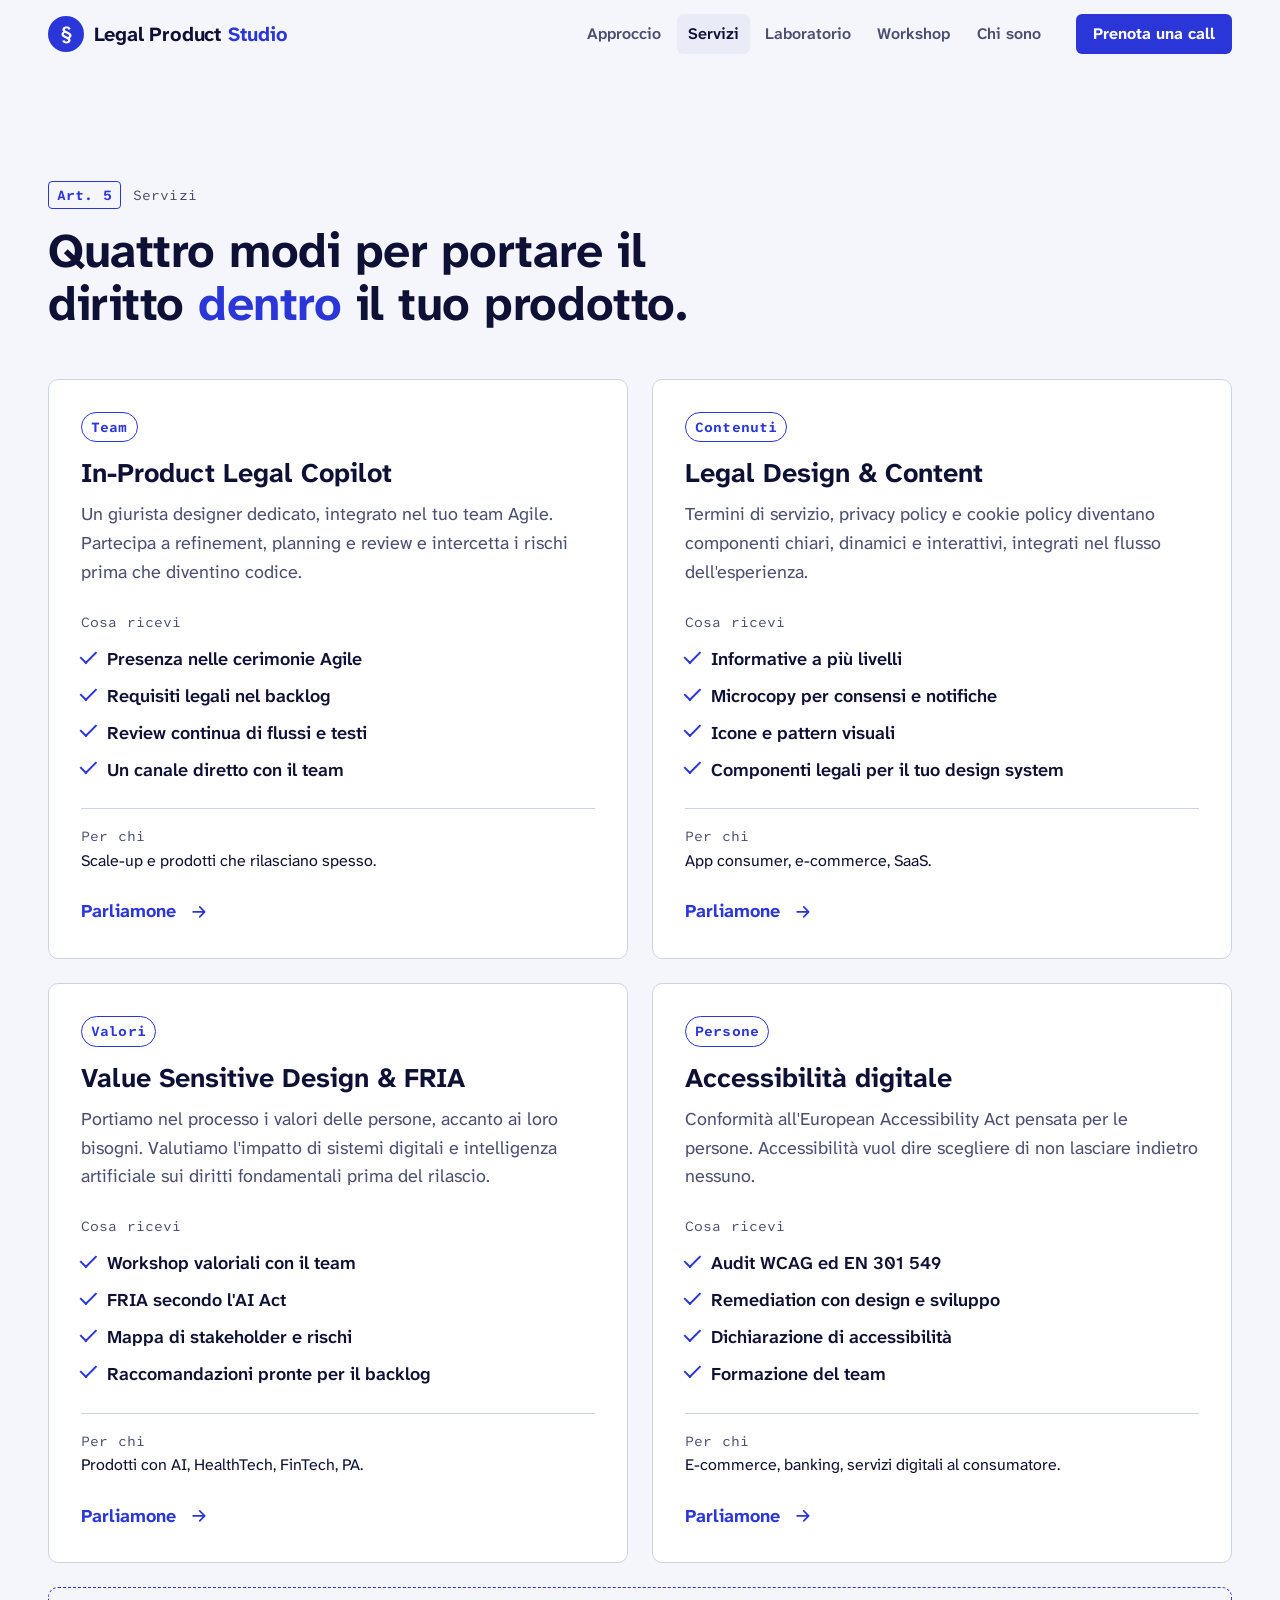
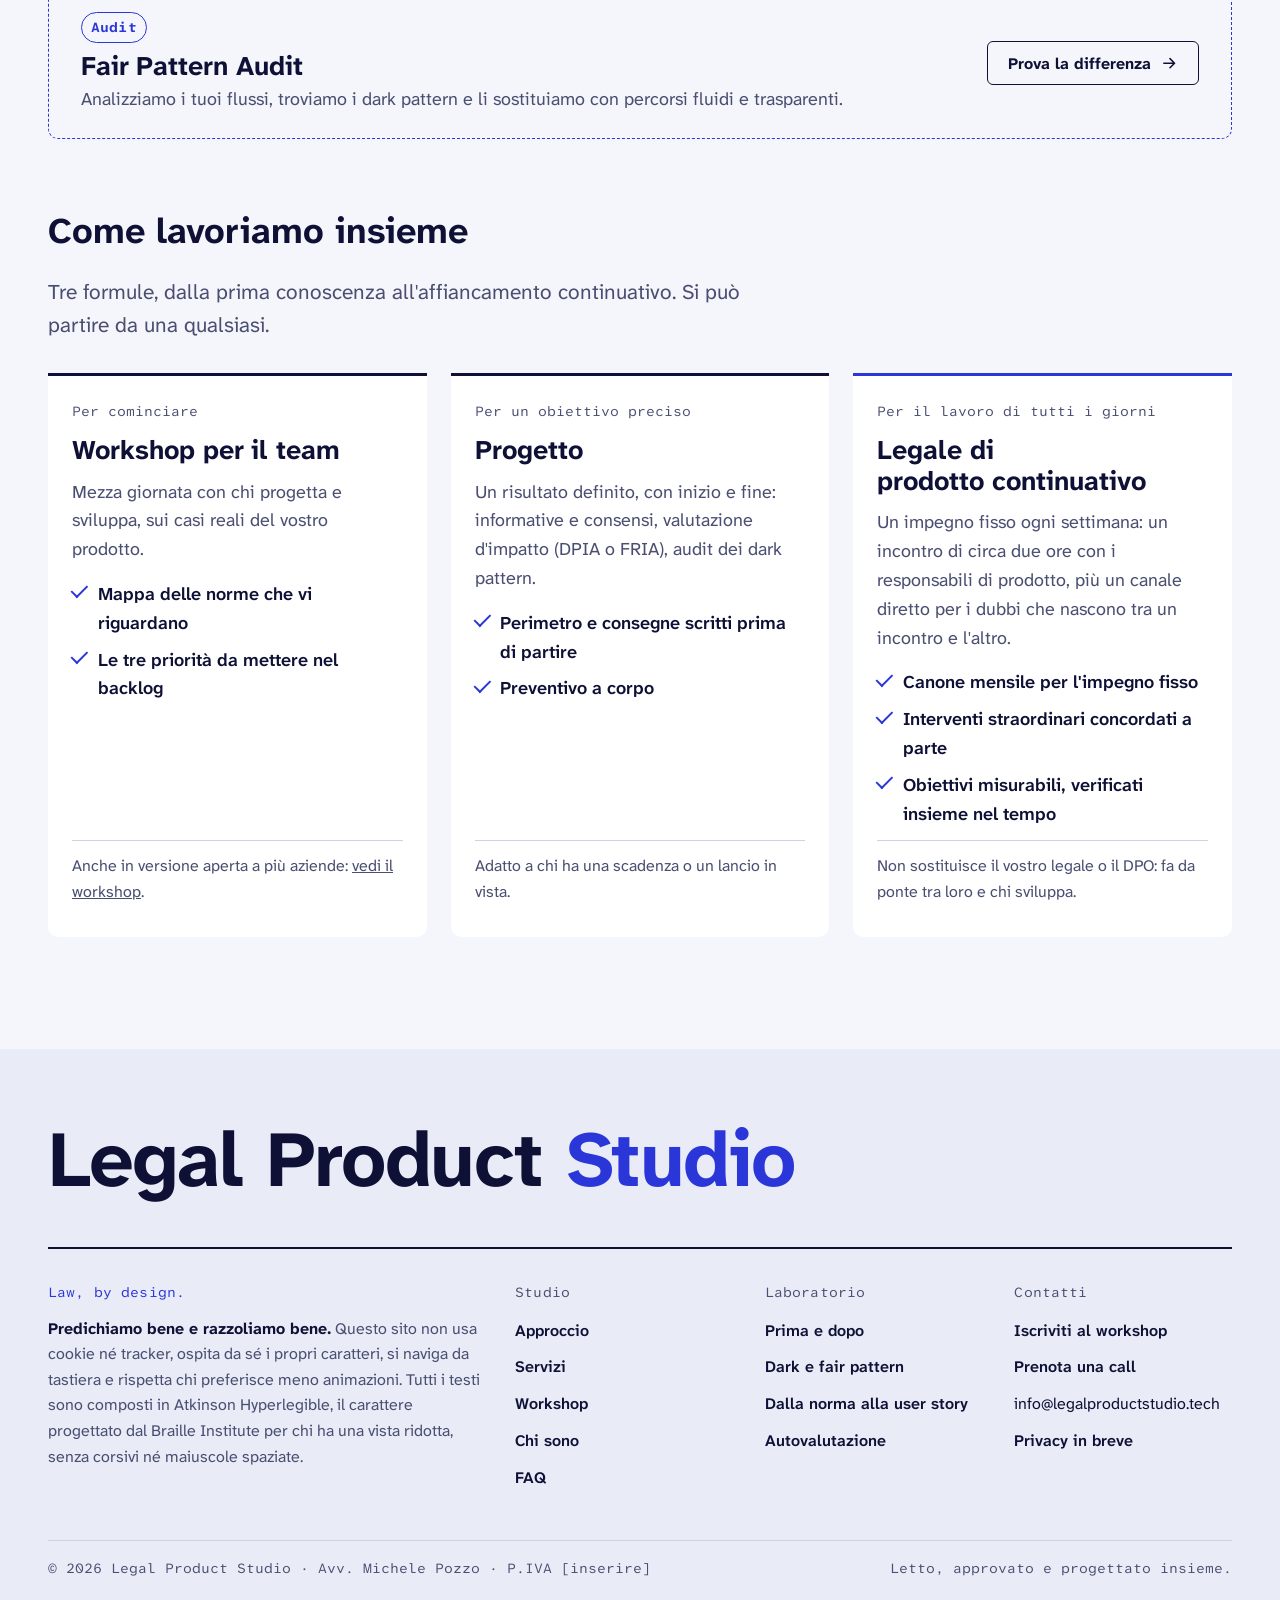
<file: varianti/a/servizi.html>
<!doctype html>
<html lang="it">
<head>
  <meta charset="utf-8">
  <meta name="viewport" content="width=device-width, initial-scale=1, viewport-fit=cover">
  <title>Servizi · Legal Product Studio</title>
  <meta name="claude:viewport-fit-sides" content="cover">
  <meta name="description" content="Legal Copilot, Legal Design, Value Sensitive Design e FRIA, accessibilità, Fair Pattern Audit e formule di collaborazione.">
  <meta name="robots" content="noindex">
  <meta name="theme-color" content="#F5F6FB">
  <meta property="og:type" content="website">
  <meta property="og:locale" content="it_IT">
  <meta property="og:title" content="Servizi · Legal Product Studio">
  <meta property="og:description" content="Portiamo il diritto nel tuo prodotto dal primo giorno. Legal design, Value Sensitive Design, FRIA e accessibilità per team di prodotto.">
  <meta property="og:url" content="https://mikpozzo93.github.io/sitoweb2/">
  <meta property="og:image" content="https://mikpozzo93.github.io/sitoweb2/assets/img/og-image.png">
  <meta name="twitter:card" content="summary_large_image">
  <link rel="icon" href="../../assets/img/favicon.svg" type="image/svg+xml">
  <link rel="preload" href="../../assets/fonts/atkinson-hyperlegible-next-latin-wght-normal.woff2" as="font" type="font/woff2" crossorigin>
  <link rel="stylesheet" href="../../assets/css/fonts.css">
  <link rel="stylesheet" href="../../assets/css/styles.css">
</head>
<body>
<!-- BODY:START -->
<script>
  // Motion is opt-out: skipped for visitors who ask the system for reduced motion.
  if (window.matchMedia('(prefers-reduced-motion: no-preference)').matches && 'IntersectionObserver' in window) {
    document.documentElement.classList.add('motion');
  }
</script>
<svg class="sprite" aria-hidden="true" focusable="false">
  <symbol id="i-arrow" viewBox="0 0 24 24"><path d="M5 12h13M13 6l6 6-6 6" fill="none" stroke="currentColor" stroke-width="2" stroke-linecap="round" stroke-linejoin="round"/></symbol>
  <symbol id="i-down" viewBox="0 0 24 24"><path d="M12 5v13M6 13l6 6 6-6" fill="none" stroke="currentColor" stroke-width="2" stroke-linecap="round" stroke-linejoin="round"/></symbol>
  <symbol id="i-check" viewBox="0 0 24 24"><path d="M5 12.5l4.5 4.5L19 7.5" fill="none" stroke="currentColor" stroke-width="2.4" stroke-linecap="round" stroke-linejoin="round"/></symbol>
  <symbol id="i-x" viewBox="0 0 24 24"><path d="M6 6l12 12M18 6L6 18" fill="none" stroke="currentColor" stroke-width="2.4" stroke-linecap="round"/></symbol>
  <symbol id="i-star" viewBox="0 0 24 24"><path d="M12 3.5l2.6 5.4 5.9.8-4.3 4.1 1 5.8L12 16.9l-5.2 2.7 1-5.8-4.3-4.1 5.9-.8z" fill="currentColor"/></symbol>
  <symbol id="i-prev" viewBox="0 0 24 24"><path d="M15 6l-6 6 6 6" fill="none" stroke="currentColor" stroke-width="2" stroke-linecap="round" stroke-linejoin="round"/></symbol>
  <symbol id="i-next" viewBox="0 0 24 24"><path d="M9 6l6 6-6 6" fill="none" stroke="currentColor" stroke-width="2" stroke-linecap="round" stroke-linejoin="round"/></symbol>
  <symbol id="i-pause" viewBox="0 0 24 24"><path d="M8 5v14M16 5v14" fill="none" stroke="currentColor" stroke-width="2.4" stroke-linecap="round"/></symbol>
  <symbol id="i-play" viewBox="0 0 24 24"><path d="M8 5.5v13l10-6.5z" fill="currentColor"/></symbol>
  <symbol id="i-copy" viewBox="0 0 24 24"><rect x="9" y="9" width="11" height="11" rx="2" fill="none" stroke="currentColor" stroke-width="2"/><path d="M5 15V6a2 2 0 0 1 2-2h8" fill="none" stroke="currentColor" stroke-width="2" stroke-linecap="round"/></symbol>
</svg>

<a class="skip-link" href="#contenuto">Vai al contenuto</a>

<header class="site-header" id="site-header">
  <div class="wrap header-inner">
    <a class="brand" href="index.html" aria-label="Legal Product Studio, vai alla home">
      <span class="brand-mark" aria-hidden="true">§</span>
      <span class="brand-name">Legal Product <span class="brand-studio">Studio</span></span>
    </a>
    <nav class="main-nav" id="main-nav" aria-label="Navigazione principale">
      <ul>
        <li><a href="approccio.html">Approccio</a></li>
        <li><a href="servizi.html" aria-current="page">Servizi</a></li>
        <li><a href="laboratorio.html">Laboratorio</a></li>
        <li><a href="workshop.html">Workshop</a></li>
        <li><a href="chi-sono.html">Chi sono</a></li>
      </ul>
      <a class="btn btn-primary btn-small nav-cta" href="contatti.html">Prenota una call</a>
    </nav>
    <button class="nav-toggle" id="nav-toggle" type="button" aria-expanded="false" aria-controls="main-nav">
      <span class="nav-toggle-bars" aria-hidden="true"></span>
      <span class="nav-toggle-label">Menu</span>
    </button>
  </div>
</header>

<main id="contenuto">

  <!-- ART. 3 SERVIZI -->
  <section class="section" id="servizi" aria-labelledby="servizi-title">
    <div class="wrap">
      <div class="section-head">
        <p class="eyebrow"><span class="art">Art. 5</span> Servizi</p>
        <h1 class="h2" id="servizi-title">Quattro modi per portare il diritto <em>dentro</em> il tuo prodotto.</h1>
      </div>

      <div class="services">
        <article class="service">
          <p class="service-tag">Team</p>
          <h2 class="service-title" lang="en">In-Product Legal Copilot</h2>
          <p class="service-desc">Un giurista designer dedicato, integrato nel tuo team Agile. Partecipa a refinement, planning e review e intercetta i rischi prima che diventino codice.</p>
          <h3 class="service-sub">Cosa ricevi</h3>
          <ul class="ticks">
            <li>Presenza nelle cerimonie Agile</li>
            <li>Requisiti legali nel backlog</li>
            <li>Review continua di flussi e testi</li>
            <li>Un canale diretto con il team</li>
          </ul>
          <p class="service-for"><span>Per chi</span>Scale-up e prodotti che rilasciano spesso.</p>
          <a class="service-cta" href="contatti.html#copilot" data-service="copilot">Parliamone<span class="sr-only"> di In-Product Legal Copilot</span> <svg aria-hidden="true"><use href="#i-arrow"/></svg></a>
        </article>

        <article class="service">
          <p class="service-tag">Contenuti</p>
          <h2 class="service-title" lang="en">Legal Design &amp; Content</h2>
          <p class="service-desc">Termini di servizio, privacy policy e cookie policy diventano componenti chiari, dinamici e interattivi, integrati nel flusso dell'esperienza.</p>
          <h3 class="service-sub">Cosa ricevi</h3>
          <ul class="ticks">
            <li>Informative a più livelli</li>
            <li>Microcopy per consensi e notifiche</li>
            <li>Icone e pattern visuali</li>
            <li>Componenti legali per il tuo design system</li>
          </ul>
          <p class="service-for"><span>Per chi</span>App consumer, e-commerce, SaaS.</p>
          <a class="service-cta" href="contatti.html#design" data-service="design">Parliamone<span class="sr-only"> di Legal Design &amp; Content</span> <svg aria-hidden="true"><use href="#i-arrow"/></svg></a>
        </article>

        <article class="service">
          <p class="service-tag">Valori</p>
          <h2 class="service-title" lang="en">Value Sensitive Design &amp; FRIA</h2>
          <p class="service-desc">Portiamo nel processo i valori delle persone, accanto ai loro bisogni. Valutiamo l'impatto di sistemi digitali e intelligenza artificiale sui diritti fondamentali prima del rilascio.</p>
          <h3 class="service-sub">Cosa ricevi</h3>
          <ul class="ticks">
            <li>Workshop valoriali con il team</li>
            <li>FRIA secondo l'AI Act</li>
            <li>Mappa di stakeholder e rischi</li>
            <li>Raccomandazioni pronte per il backlog</li>
          </ul>
          <p class="service-for"><span>Per chi</span>Prodotti con AI, HealthTech, FinTech, PA.</p>
          <a class="service-cta" href="contatti.html#vsd" data-service="vsd">Parliamone<span class="sr-only"> di Value Sensitive Design &amp; FRIA</span> <svg aria-hidden="true"><use href="#i-arrow"/></svg></a>
        </article>

        <article class="service">
          <p class="service-tag">Persone</p>
          <h2 class="service-title">Accessibilità digitale</h2>
          <p class="service-desc">Conformità all'European Accessibility Act pensata per le persone. Accessibilità vuol dire scegliere di non lasciare indietro nessuno.</p>
          <h3 class="service-sub">Cosa ricevi</h3>
          <ul class="ticks">
            <li>Audit WCAG ed EN 301 549</li>
            <li>Remediation con design e sviluppo</li>
            <li>Dichiarazione di accessibilità</li>
            <li>Formazione del team</li>
          </ul>
          <p class="service-for"><span>Per chi</span>E-commerce, banking, servizi digitali al consumatore.</p>
          <a class="service-cta" href="contatti.html#a11y" data-service="a11y">Parliamone<span class="sr-only"> di Accessibilità digitale</span> <svg aria-hidden="true"><use href="#i-arrow"/></svg></a>
        </article>
      </div>

      <div class="service-strip">
        <div>
          <p class="service-tag">Audit</p>
          <h2 class="service-title" lang="en">Fair Pattern Audit</h2>
          <p>Analizziamo i tuoi flussi, troviamo i dark pattern e li sostituiamo con percorsi fluidi e trasparenti.</p>
        </div>
        <a class="btn btn-ghost" href="laboratorio.html#lab-pattern">Prova la differenza <svg aria-hidden="true"><use href="#i-arrow"/></svg></a>
      </div>

      <div class="formulas-head" id="formule">
        <h2 class="h3">Come lavoriamo insieme</h2>
        <p class="lead">Tre formule, dalla prima conoscenza all'affiancamento continuativo. Si può partire da una qualsiasi.</p>
      </div>
      <div class="formulas">
        <article class="formula">
          <p class="formula-when">Per cominciare</p>
          <h2>Workshop per il team</h2>
          <p>Mezza giornata con chi progetta e sviluppa, sui casi reali del vostro prodotto.</p>
          <ul class="ticks">
            <li>Mappa delle norme che vi riguardano</li>
            <li>Le tre priorità da mettere nel backlog</li>
          </ul>
          <p class="formula-note">Anche in versione aperta a più aziende: <a href="workshop.html">vedi il workshop</a>.</p>
        </article>
        <article class="formula">
          <p class="formula-when">Per un obiettivo preciso</p>
          <h2>Progetto</h2>
          <p>Un risultato definito, con inizio e fine: informative e consensi, valutazione d'impatto (DPIA o FRIA), audit dei dark pattern.</p>
          <ul class="ticks">
            <li>Perimetro e consegne scritti prima di partire</li>
            <li>Preventivo a corpo</li>
          </ul>
          <p class="formula-note">Adatto a chi ha una scadenza o un lancio in vista.</p>
        </article>
        <article class="formula is-main">
          <p class="formula-when">Per il lavoro di tutti i giorni</p>
          <h2>Legale di prodotto continuativo</h2>
          <p>Un impegno fisso ogni settimana: un incontro di circa due ore con i responsabili di prodotto, più un canale diretto per i dubbi che nascono tra un incontro e l'altro.</p>
          <ul class="ticks">
            <li>Canone mensile per l'impegno fisso</li>
            <li>Interventi straordinari concordati a parte</li>
            <li>Obiettivi misurabili, verificati insieme nel tempo</li>
          </ul>
          <p class="formula-note">Non sostituisce il vostro legale o il DPO: fa da ponte tra loro e chi sviluppa.</p>
        </article>
      </div>
    </div>
  </section>
</main>

<footer class="site-footer">
  <div class="wrap">
    <p class="footer-mark" aria-hidden="true">Legal Product <span>Studio</span></p>
    <div class="footer-grid">
      <div class="footer-about">
        <p class="footer-tag" lang="en">Law, by design.</p>
        <p class="footer-honest"><strong>Predichiamo bene e razzoliamo bene.</strong> Questo sito non usa cookie né tracker, ospita da sé i propri caratteri, si naviga da tastiera e rispetta chi preferisce meno animazioni. Tutti i testi sono composti in Atkinson Hyperlegible, il carattere progettato dal Braille Institute per chi ha una vista ridotta, senza corsivi né maiuscole spaziate.</p>
      </div>
      <nav class="footer-nav" aria-label="Studio">
        <p class="footer-h">Studio</p>
        <ul>
          <li><a href="approccio.html">Approccio</a></li>
          <li><a href="servizi.html">Servizi</a></li>
          <li><a href="workshop.html">Workshop</a></li>
          <li><a href="chi-sono.html">Chi sono</a></li>
          <li><a href="contatti.html#faq">FAQ</a></li>
        </ul>
      </nav>
      <nav class="footer-nav" aria-label="Laboratorio">
        <p class="footer-h">Laboratorio</p>
        <ul>
          <li><a href="laboratorio.html#lab-compare">Prima e dopo</a></li>
          <li><a href="laboratorio.html#lab-pattern">Dark e fair pattern</a></li>
          <li><a href="laboratorio.html#lab-story">Dalla norma alla user story</a></li>
          <li><a href="laboratorio.html#checkup">Autovalutazione</a></li>
        </ul>
      </nav>
      <div class="footer-nav">
        <p class="footer-h">Contatti</p>
        <ul>
          <li><a href="workshop.html#ws-form">Iscriviti al workshop</a></li>
          <li><a href="contatti.html">Prenota una call</a></li>
          <li><span class="footer-email">info@legalproductstudio.tech</span></li>
          <li><button type="button" class="link-btn" data-open-privacy>Privacy in breve</button></li>
        </ul>
      </div>
    </div>
    <div class="footer-bottom">
      <p>© <span id="year">2026</span> Legal Product Studio · Avv. Michele Pozzo · P.IVA [inserire]</p>
      <p>Letto, approvato e progettato insieme.</p>
    </div>
  </div>
  <a class="mobile-cta" id="mobile-cta" href="contatti.html">Prenota una call <svg aria-hidden="true"><use href="#i-arrow"/></svg></a>
</footer>

<!-- Replace the bracketed data with the real data controller details before going live. -->
<dialog class="privacy-dialog" id="privacy-dialog" aria-labelledby="privacy-title">
  <div class="privacy-inner">
    <p class="eyebrow">Primo livello</p>
    <h2 class="h3" id="privacy-title">Privacy in breve</h2>
    <dl class="privacy-list">
      <div><dt>Cosa raccogliamo</dt><dd>Solo i dati che scrivi nei moduli di contatto e di iscrizione al workshop.</dd></div>
      <div><dt>Perché</dt><dd>Per rispondere alla tua richiesta o invitarti al workshop. La base giuridica è la tua richiesta (art. 6, par. 1, lett. b GDPR).</dd></div>
      <div><dt>Cookie e tracker</dt><dd>Nessuno.</dd></div>
      <div><dt>Terze parti</dt><dd>Nessuna. Anche i caratteri tipografici sono ospitati qui.</dd></div>
      <div><dt>Per quanto</dt><dd>Il tempo necessario a gestire la richiesta.</dd></div>
      <div><dt>I tuoi diritti</dt><dd>Accesso, rettifica, cancellazione e opposizione: scrivi a info@legalproductstudio.tech. Puoi anche rivolgerti al Garante per la protezione dei dati personali.</dd></div>
      <div><dt>Titolare</dt><dd>Avv. Michele Pozzo (Legal Product Studio), [indirizzo dello studio].</dd></div>
    </dl>
    <form method="dialog" class="privacy-actions">
      <button class="btn btn-primary" type="submit">Ho capito</button>
    </form>
  </div>
</dialog>
<!-- BODY:END -->

<script src="../../assets/js/main.js" defer></script>
</body>
</html>
</file>
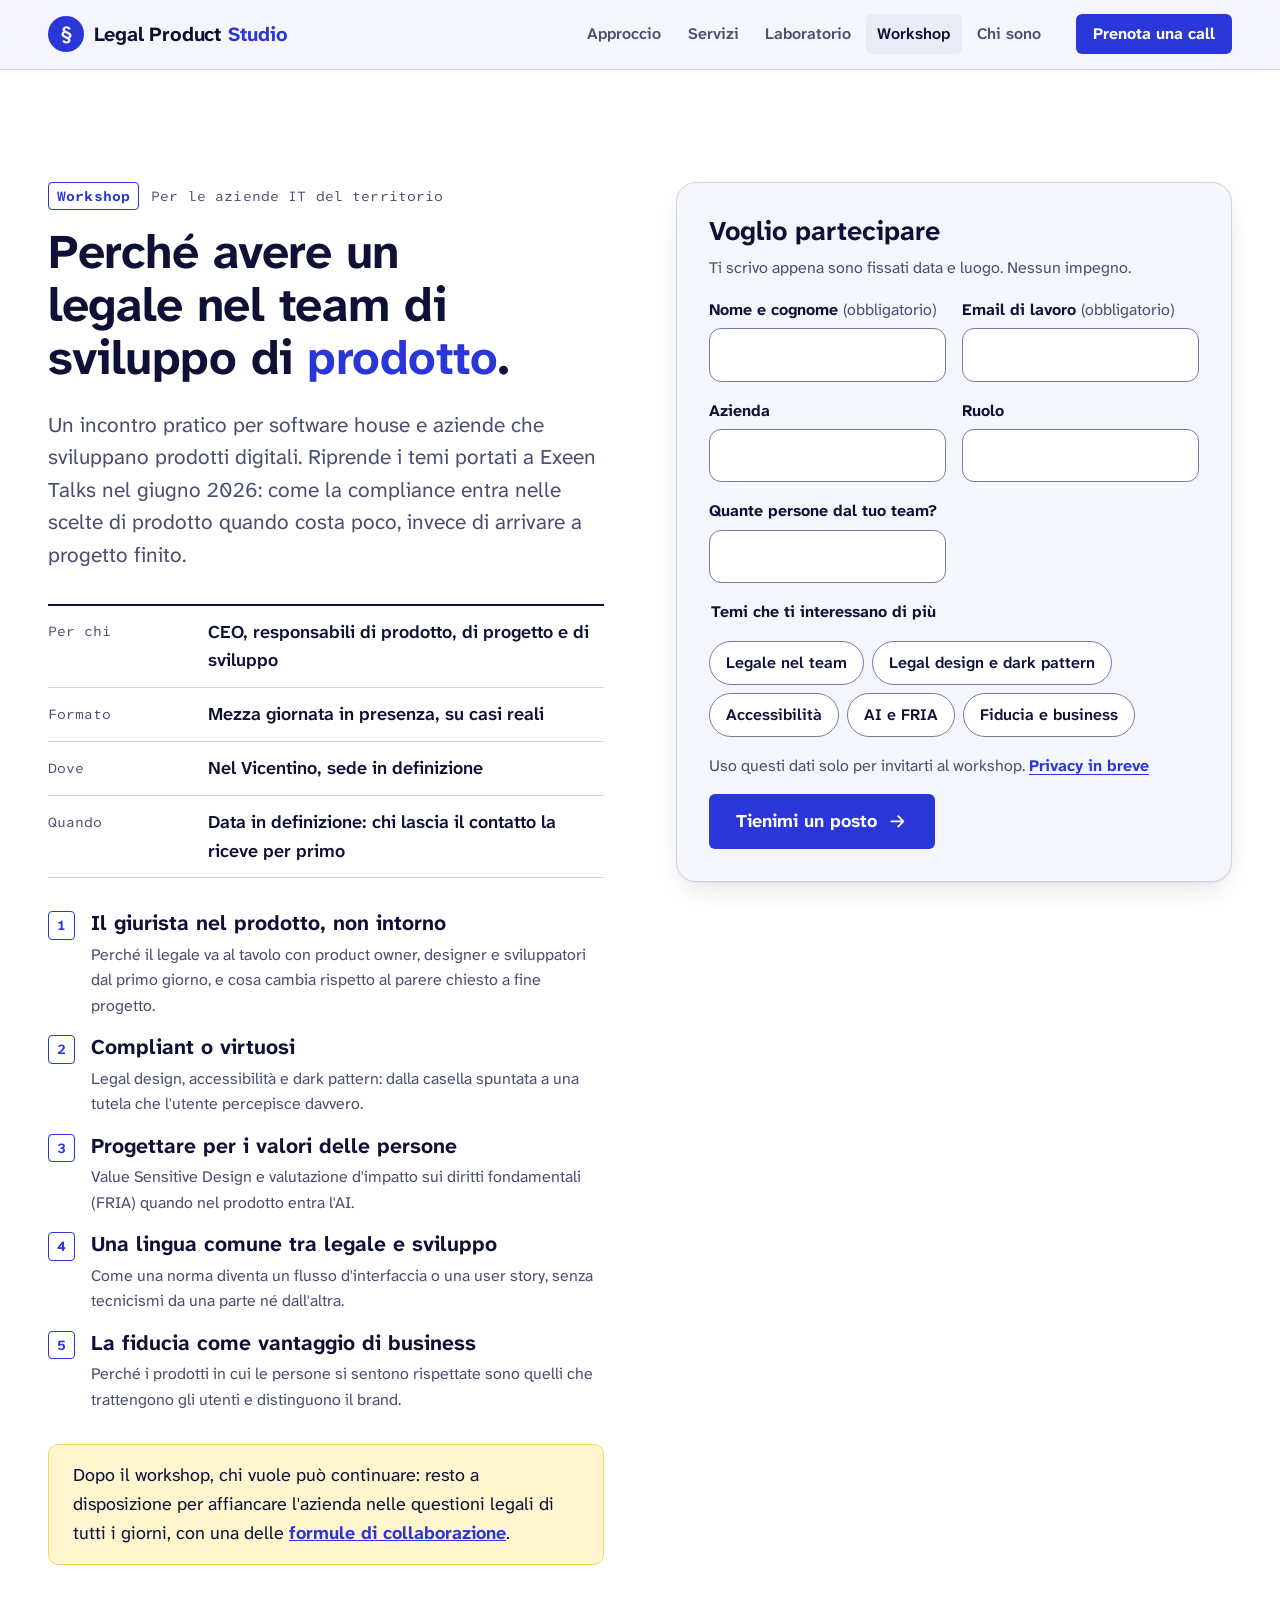
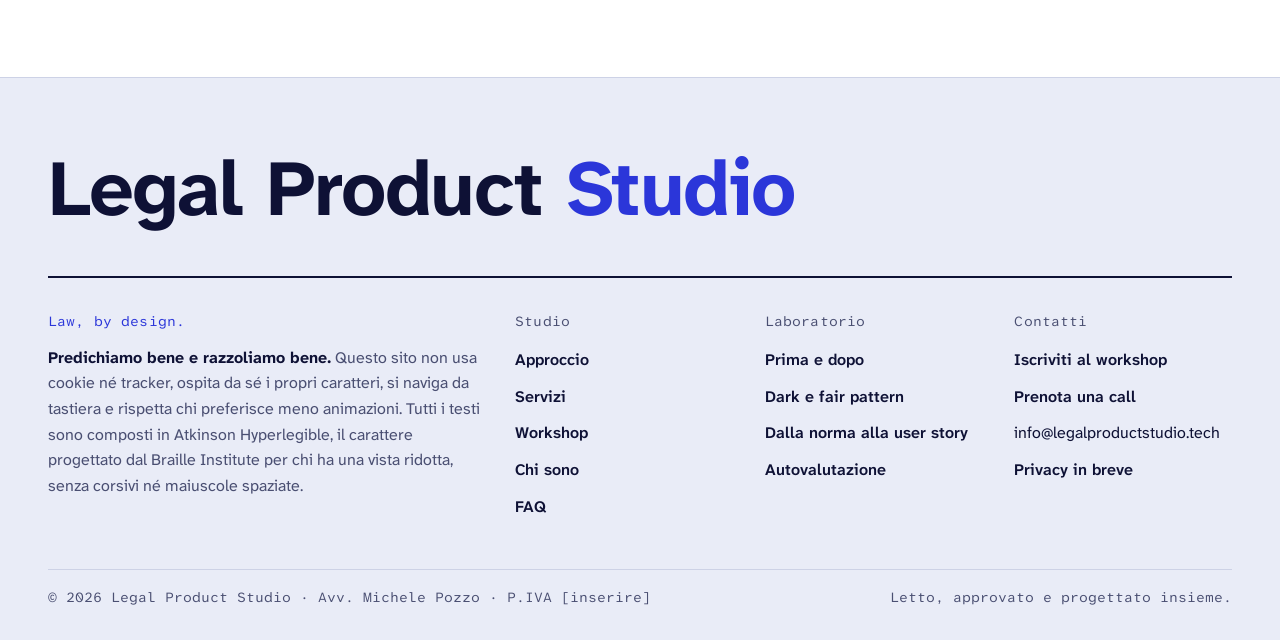
<file: varianti/a/workshop.html>
<!doctype html>
<html lang="it">
<head>
  <meta charset="utf-8">
  <meta name="viewport" content="width=device-width, initial-scale=1, viewport-fit=cover">
  <title>Workshop · Legal Product Studio</title>
  <meta name="claude:viewport-fit-sides" content="cover">
  <meta name="description" content="Workshop per le aziende IT del territorio: perché avere un legale nel team di sviluppo di prodotto.">
  <meta name="robots" content="noindex">
  <meta name="theme-color" content="#F5F6FB">
  <meta property="og:type" content="website">
  <meta property="og:locale" content="it_IT">
  <meta property="og:title" content="Workshop · Legal Product Studio">
  <meta property="og:description" content="Portiamo il diritto nel tuo prodotto dal primo giorno. Legal design, Value Sensitive Design, FRIA e accessibilità per team di prodotto.">
  <meta property="og:url" content="https://mikpozzo93.github.io/sitoweb2/">
  <meta property="og:image" content="https://mikpozzo93.github.io/sitoweb2/assets/img/og-image.png">
  <meta name="twitter:card" content="summary_large_image">
  <link rel="icon" href="../../assets/img/favicon.svg" type="image/svg+xml">
  <link rel="preload" href="../../assets/fonts/atkinson-hyperlegible-next-latin-wght-normal.woff2" as="font" type="font/woff2" crossorigin>
  <link rel="stylesheet" href="../../assets/css/fonts.css">
  <link rel="stylesheet" href="../../assets/css/styles.css">
</head>
<body>
<!-- BODY:START -->
<script>
  // Motion is opt-out: skipped for visitors who ask the system for reduced motion.
  if (window.matchMedia('(prefers-reduced-motion: no-preference)').matches && 'IntersectionObserver' in window) {
    document.documentElement.classList.add('motion');
  }
</script>
<svg class="sprite" aria-hidden="true" focusable="false">
  <symbol id="i-arrow" viewBox="0 0 24 24"><path d="M5 12h13M13 6l6 6-6 6" fill="none" stroke="currentColor" stroke-width="2" stroke-linecap="round" stroke-linejoin="round"/></symbol>
  <symbol id="i-down" viewBox="0 0 24 24"><path d="M12 5v13M6 13l6 6 6-6" fill="none" stroke="currentColor" stroke-width="2" stroke-linecap="round" stroke-linejoin="round"/></symbol>
  <symbol id="i-check" viewBox="0 0 24 24"><path d="M5 12.5l4.5 4.5L19 7.5" fill="none" stroke="currentColor" stroke-width="2.4" stroke-linecap="round" stroke-linejoin="round"/></symbol>
  <symbol id="i-x" viewBox="0 0 24 24"><path d="M6 6l12 12M18 6L6 18" fill="none" stroke="currentColor" stroke-width="2.4" stroke-linecap="round"/></symbol>
  <symbol id="i-star" viewBox="0 0 24 24"><path d="M12 3.5l2.6 5.4 5.9.8-4.3 4.1 1 5.8L12 16.9l-5.2 2.7 1-5.8-4.3-4.1 5.9-.8z" fill="currentColor"/></symbol>
  <symbol id="i-prev" viewBox="0 0 24 24"><path d="M15 6l-6 6 6 6" fill="none" stroke="currentColor" stroke-width="2" stroke-linecap="round" stroke-linejoin="round"/></symbol>
  <symbol id="i-next" viewBox="0 0 24 24"><path d="M9 6l6 6-6 6" fill="none" stroke="currentColor" stroke-width="2" stroke-linecap="round" stroke-linejoin="round"/></symbol>
  <symbol id="i-pause" viewBox="0 0 24 24"><path d="M8 5v14M16 5v14" fill="none" stroke="currentColor" stroke-width="2.4" stroke-linecap="round"/></symbol>
  <symbol id="i-play" viewBox="0 0 24 24"><path d="M8 5.5v13l10-6.5z" fill="currentColor"/></symbol>
  <symbol id="i-copy" viewBox="0 0 24 24"><rect x="9" y="9" width="11" height="11" rx="2" fill="none" stroke="currentColor" stroke-width="2"/><path d="M5 15V6a2 2 0 0 1 2-2h8" fill="none" stroke="currentColor" stroke-width="2" stroke-linecap="round"/></symbol>
</svg>

<a class="skip-link" href="#contenuto">Vai al contenuto</a>

<header class="site-header" id="site-header">
  <div class="wrap header-inner">
    <a class="brand" href="index.html" aria-label="Legal Product Studio, vai alla home">
      <span class="brand-mark" aria-hidden="true">§</span>
      <span class="brand-name">Legal Product <span class="brand-studio">Studio</span></span>
    </a>
    <nav class="main-nav" id="main-nav" aria-label="Navigazione principale">
      <ul>
        <li><a href="approccio.html">Approccio</a></li>
        <li><a href="servizi.html">Servizi</a></li>
        <li><a href="laboratorio.html">Laboratorio</a></li>
        <li><a href="workshop.html" aria-current="page">Workshop</a></li>
        <li><a href="chi-sono.html">Chi sono</a></li>
      </ul>
      <a class="btn btn-primary btn-small nav-cta" href="contatti.html">Prenota una call</a>
    </nav>
    <button class="nav-toggle" id="nav-toggle" type="button" aria-expanded="false" aria-controls="main-nav">
      <span class="nav-toggle-bars" aria-hidden="true"></span>
      <span class="nav-toggle-label">Menu</span>
    </button>
  </div>
</header>

<main id="contenuto">

  <!-- WORKSHOP -->
  <section class="section section-ws" id="workshop" aria-labelledby="workshop-title">
    <div class="wrap workshop-grid">
      <div class="workshop-copy">
        <p class="eyebrow"><span class="art">Workshop</span> Per le aziende IT del territorio</p>
        <h1 class="h2" id="workshop-title">Perché avere un legale nel team di sviluppo di <em>prodotto</em>.</h1>
        <p class="lead">Un incontro pratico per software house e aziende che sviluppano prodotti digitali. Riprende i temi portati a Exeen Talks nel giugno 2026: come la compliance entra nelle scelte di prodotto quando costa poco, invece di arrivare a progetto finito.</p>

        <dl class="ws-facts">
          <div><dt>Per chi</dt><dd>CEO, responsabili di prodotto, di progetto e di sviluppo</dd></div>
          <div><dt>Formato</dt><dd>Mezza giornata in presenza, su casi reali</dd></div>
          <div><dt>Dove</dt><dd>Nel Vicentino, sede in definizione</dd></div>
          <div><dt>Quando</dt><dd>Data in definizione: chi lascia il contatto la riceve per primo</dd></div>
        </dl>

        <div class="topics">
          <div class="topic">
            <span class="topic-tag">1</span>
            <h2>Il giurista nel prodotto, non intorno</h2>
            <p>Perché il legale va al tavolo con product owner, designer e sviluppatori dal primo giorno, e cosa cambia rispetto al parere chiesto a fine progetto.</p>
          </div>
          <div class="topic">
            <span class="topic-tag">2</span>
            <h2>Compliant o virtuosi</h2>
            <p>Legal design, accessibilità e dark pattern: dalla casella spuntata a una tutela che l'utente percepisce davvero.</p>
          </div>
          <div class="topic">
            <span class="topic-tag">3</span>
            <h2>Progettare per i valori delle persone</h2>
            <p>Value Sensitive Design e valutazione d'impatto sui diritti fondamentali (FRIA) quando nel prodotto entra l'AI.</p>
          </div>
          <div class="topic">
            <span class="topic-tag">4</span>
            <h2>Una lingua comune tra legale e sviluppo</h2>
            <p>Come una norma diventa un flusso d'interfaccia o una user story, senza tecnicismi da una parte né dall'altra.</p>
          </div>
          <div class="topic">
            <span class="topic-tag">5</span>
            <h2>La fiducia come vantaggio di business</h2>
            <p>Perché i prodotti in cui le persone si sentono rispettate sono quelli che trattengono gli utenti e distinguono il brand.</p>
          </div>
        </div>

        <p class="ws-after">Dopo il workshop, chi vuole può continuare: resto a disposizione per affiancare l'azienda nelle questioni legali di tutti i giorni, con una delle <a href="servizi.html#formule">formule di collaborazione</a>.</p>
      </div>

      <form class="contact" id="ws-form" data-endpoint="" data-email="info@legalproductstudio.tech" novalidate>
        <p class="ws-form-title">Voglio partecipare</p>
        <p class="ws-form-sub">Ti scrivo appena sono fissati data e luogo. Nessun impegno.</p>
        <div class="field">
          <label for="w-name">Nome e cognome <span class="req">(obbligatorio)</span></label>
          <input id="w-name" name="nome" type="text" autocomplete="name" required>
        </div>
        <div class="field">
          <label for="w-email">Email di lavoro <span class="req">(obbligatorio)</span></label>
          <input id="w-email" name="email" type="email" autocomplete="email" required>
        </div>
        <div class="field">
          <label for="w-company">Azienda</label>
          <input id="w-company" name="azienda" type="text" autocomplete="organization">
        </div>
        <div class="field">
          <label for="w-role">Ruolo</label>
          <input id="w-role" name="ruolo" type="text" autocomplete="organization-title">
        </div>
        <div class="field">
          <label for="w-people">Quante persone dal tuo team?</label>
          <input id="w-people" name="persone" type="number" min="1" max="10" inputmode="numeric">
        </div>
        <fieldset class="field field-wide chips">
          <legend>Temi che ti interessano di più</legend>
          <label><input type="checkbox" name="temi" value="Legale nel team di prodotto"><span>Legale nel team</span></label>
          <label><input type="checkbox" name="temi" value="Legal design e dark pattern"><span>Legal design e dark pattern</span></label>
          <label><input type="checkbox" name="temi" value="Accessibilità"><span>Accessibilità</span></label>
          <label><input type="checkbox" name="temi" value="AI e FRIA"><span>AI e FRIA</span></label>
          <label><input type="checkbox" name="temi" value="Fiducia e business"><span>Fiducia e business</span></label>
        </fieldset>
        <p class="form-privacy field-wide">Uso questi dati solo per invitarti al workshop. <button type="button" class="link-btn" data-open-privacy>Privacy in breve</button></p>
        <div class="form-actions field-wide">
          <button type="submit" class="btn btn-primary btn-lg">Tienimi un posto <svg aria-hidden="true"><use href="#i-arrow"/></svg></button>
        </div>
        <p class="form-status field-wide" id="ws-status" role="status" hidden></p>
      </form>
    </div>
  </section>
</main>

<footer class="site-footer">
  <div class="wrap">
    <p class="footer-mark" aria-hidden="true">Legal Product <span>Studio</span></p>
    <div class="footer-grid">
      <div class="footer-about">
        <p class="footer-tag" lang="en">Law, by design.</p>
        <p class="footer-honest"><strong>Predichiamo bene e razzoliamo bene.</strong> Questo sito non usa cookie né tracker, ospita da sé i propri caratteri, si naviga da tastiera e rispetta chi preferisce meno animazioni. Tutti i testi sono composti in Atkinson Hyperlegible, il carattere progettato dal Braille Institute per chi ha una vista ridotta, senza corsivi né maiuscole spaziate.</p>
      </div>
      <nav class="footer-nav" aria-label="Studio">
        <p class="footer-h">Studio</p>
        <ul>
          <li><a href="approccio.html">Approccio</a></li>
          <li><a href="servizi.html">Servizi</a></li>
          <li><a href="workshop.html">Workshop</a></li>
          <li><a href="chi-sono.html">Chi sono</a></li>
          <li><a href="contatti.html#faq">FAQ</a></li>
        </ul>
      </nav>
      <nav class="footer-nav" aria-label="Laboratorio">
        <p class="footer-h">Laboratorio</p>
        <ul>
          <li><a href="laboratorio.html#lab-compare">Prima e dopo</a></li>
          <li><a href="laboratorio.html#lab-pattern">Dark e fair pattern</a></li>
          <li><a href="laboratorio.html#lab-story">Dalla norma alla user story</a></li>
          <li><a href="laboratorio.html#checkup">Autovalutazione</a></li>
        </ul>
      </nav>
      <div class="footer-nav">
        <p class="footer-h">Contatti</p>
        <ul>
          <li><a href="workshop.html#ws-form">Iscriviti al workshop</a></li>
          <li><a href="contatti.html">Prenota una call</a></li>
          <li><span class="footer-email">info@legalproductstudio.tech</span></li>
          <li><button type="button" class="link-btn" data-open-privacy>Privacy in breve</button></li>
        </ul>
      </div>
    </div>
    <div class="footer-bottom">
      <p>© <span id="year">2026</span> Legal Product Studio · Avv. Michele Pozzo · P.IVA [inserire]</p>
      <p>Letto, approvato e progettato insieme.</p>
    </div>
  </div>
  <a class="mobile-cta" id="mobile-cta" href="contatti.html">Prenota una call <svg aria-hidden="true"><use href="#i-arrow"/></svg></a>
</footer>

<!-- Replace the bracketed data with the real data controller details before going live. -->
<dialog class="privacy-dialog" id="privacy-dialog" aria-labelledby="privacy-title">
  <div class="privacy-inner">
    <p class="eyebrow">Primo livello</p>
    <h2 class="h3" id="privacy-title">Privacy in breve</h2>
    <dl class="privacy-list">
      <div><dt>Cosa raccogliamo</dt><dd>Solo i dati che scrivi nei moduli di contatto e di iscrizione al workshop.</dd></div>
      <div><dt>Perché</dt><dd>Per rispondere alla tua richiesta o invitarti al workshop. La base giuridica è la tua richiesta (art. 6, par. 1, lett. b GDPR).</dd></div>
      <div><dt>Cookie e tracker</dt><dd>Nessuno.</dd></div>
      <div><dt>Terze parti</dt><dd>Nessuna. Anche i caratteri tipografici sono ospitati qui.</dd></div>
      <div><dt>Per quanto</dt><dd>Il tempo necessario a gestire la richiesta.</dd></div>
      <div><dt>I tuoi diritti</dt><dd>Accesso, rettifica, cancellazione e opposizione: scrivi a info@legalproductstudio.tech. Puoi anche rivolgerti al Garante per la protezione dei dati personali.</dd></div>
      <div><dt>Titolare</dt><dd>Avv. Michele Pozzo (Legal Product Studio), [indirizzo dello studio].</dd></div>
    </dl>
    <form method="dialog" class="privacy-actions">
      <button class="btn btn-primary" type="submit">Ho capito</button>
    </form>
  </div>
</dialog>
<!-- BODY:END -->

<script src="../../assets/js/main.js" defer></script>
</body>
</html>
</file>
<file: assets/css/fonts.css>
/* Self-hosted fonts (SIL Open Font License, see assets/fonts/OFL-*.txt).
   No requests to third-party font services. */
@font-face {
  font-family: "Atkinson Hyperlegible Next";
  font-style: normal;
  font-display: swap;
  font-weight: 200 800;
  src: url("../fonts/atkinson-hyperlegible-next-latin-wght-normal.woff2") format("woff2-variations"),
       url("../fonts/atkinson-hyperlegible-next-latin-wght-normal.woff2") format("woff2");
}
@font-face {
  font-family: "Atkinson Hyperlegible Mono";
  font-style: normal;
  font-display: swap;
  font-weight: 200 800;
  src: url("../fonts/atkinson-hyperlegible-mono-latin-wght-normal.woff2") format("woff2-variations"),
       url("../fonts/atkinson-hyperlegible-mono-latin-wght-normal.woff2") format("woff2");
}
</file>
<file: assets/css/styles.css>
/* ==========================================================================
   Legal Product Studio · Law, by design.
   Layout: the page reads like a statute under revision. Articles run in the
   main column, reviewer comments sit in the margin. One light theme only;
   motion follows Apple's playbook: content rises into place as you scroll.
   ========================================================================== */

:root {
  color-scheme: light;
  /* Color: cool office paper, blue-black ink, cobalt stamp ink, redline, highlighter */
  --paper: #F5F6FB;
  --paper-2: #E9ECF7;
  --surface: #FFFFFF;
  --ink: #0E1135;
  --ink-2: #4A4F72;
  --line: #CDD2E6;
  --accent: #2B36D9;
  --accent-strong: #1E28B8;
  --band: #2B36D9;
  --on-band: #FFFFFF;
  --on-band-2: #D3D6FF;
  --redline: #C8102E;
  --redline-soft: #FBE3E7;
  --good: #13795B;
  --good-soft: #DDF3EA;
  --marker: #FFE14A;
  --on-marker: #0E1135;
  --note-bg: #FFF6CF;
  --note-line: #F2D65A;
  --ins-band: #FFE680;
  --ink-faint: #7A7FA3;
  --field-line: #767BA0;
  --ease-out: cubic-bezier(0.16, 1, 0.3, 1);
  --ease-inout: cubic-bezier(0.65, 0, 0.35, 1);
  --shadow: 0 1px 2px rgb(14 17 53 / 0.06), 0 12px 32px -12px rgb(14 17 53 / 0.18);

  /* Type: Atkinson Hyperlegible (Braille Institute) everywhere; headings in bold, never italic or spaced capitals */
  --f-display: "Atkinson Hyperlegible Next", "Atkinson Hyperlegible", Verdana, system-ui, sans-serif;
  --f-body: "Atkinson Hyperlegible Next", "Atkinson Hyperlegible", system-ui, -apple-system, "Segoe UI", sans-serif;
  --f-mono: "Atkinson Hyperlegible Mono", ui-monospace, "SFMono-Regular", Menlo, Consolas, monospace;

  /* Type scale (phone → desktop): labels 14, secondary 16, body 17→18, lead 18→21,
     card titles 22→28, subsection titles 24→36, section titles 30→48, hero 38→68; figures 36→48 */
  --t-xs: 0.875rem;
  --t-sm: 1rem;
  --t-md: clamp(1.0625rem, 1rem + 0.2vw, 1.125rem);
  --t-lg: clamp(1.125rem, 1.05rem + 0.35vw, 1.3125rem);
  --t-xl: clamp(1.375rem, 1.2rem + 0.6vw, 1.75rem);
  --t-2xl: clamp(1.875rem, 1.35rem + 2.1vw, 3rem);
  --t-hero: clamp(2.375rem, 1.35rem + 3.7vw, 4.25rem);
  --t-num: clamp(2.25rem, 1.7rem + 1.8vw, 3rem);
  --t-statement: clamp(1.5rem, 1.05rem + 1.8vw, 2.25rem);
  --t-subhead: clamp(1.5rem, 1.05rem + 1.8vw, 2.25rem);

  --s-1: 0.25rem;
  --s-2: 0.5rem;
  --s-3: 0.75rem;
  --s-4: 1rem;
  --s-5: 1.5rem;
  --s-6: 2rem;
  --s-7: 3rem;
  --s-8: 4.5rem;
  --s-9: clamp(4rem, 3rem + 5vw, 8rem);

  --radius: 10px;
  --radius-sm: 6px;
  --maxw: 1240px;
  --header-h: 68px;
}

/* ---------- Base ---------- */
*, *::before, *::after { box-sizing: border-box; }
html {
  -webkit-text-size-adjust: 100%;
  scroll-behavior: smooth;
  scroll-padding-top: calc(var(--header-h) + 16px);
}
body {
  margin: 0;
  background: var(--paper);
  color: var(--ink);
  font-family: var(--f-body);
  font-size: var(--t-md);
  line-height: 1.6;
  text-rendering: optimizeLegibility;
  -webkit-font-smoothing: antialiased;
  overflow-x: clip;
}
body::before {
  content: "";
  position: fixed;
  inset: 0 0 auto;
  height: env(safe-area-inset-top, 0px);
  z-index: 60;
  background: var(--paper);
}
img, svg { max-width: 100%; }
h1, h2, h3, h4 { margin: 0; font-weight: 500; text-wrap: balance; }
p { margin: 0; }
ul, ol { margin: 0; padding: 0; list-style: none; }
a { color: inherit; }
button, input, textarea, select { font: inherit; color: inherit; }
[hidden] { display: none !important; }
del, ins { text-decoration: none; }
em, i { font-style: normal; }

.sprite { position: absolute; width: 0; height: 0; overflow: hidden; }
.sr-only {
  position: absolute !important; width: 1px; height: 1px; padding: 0; margin: -1px;
  overflow: hidden; clip: rect(0 0 0 0); white-space: nowrap; border: 0;
}
:focus-visible { outline: 3px solid var(--accent); outline-offset: 3px; border-radius: 4px; }

.skip-link {
  position: fixed; left: max(16px, env(safe-area-inset-left, 0px)); top: calc(env(safe-area-inset-top, 0px) + 8px);
  z-index: 100; padding: var(--s-2) var(--s-4); background: var(--ink); color: var(--paper);
  border-radius: var(--radius-sm); transform: translateY(-160%); transition: transform .2s;
}
.skip-link:focus { transform: none; }

.wrap {
  width: 100%;
  max-width: calc(var(--maxw) + 2 * clamp(16px, 4vw, 48px));
  margin-inline: auto;
  padding-left: max(clamp(16px, 4vw, 48px), env(safe-area-inset-left, 0px));
  padding-right: max(clamp(16px, 4vw, 48px), env(safe-area-inset-right, 0px));
}

/* ---------- Type ---------- */
.eyebrow {
  display: flex; align-items: center; gap: var(--s-3); flex-wrap: wrap;
  font-family: var(--f-mono);
  font-size: var(--t-xs);
  letter-spacing: 0.01em;
  color: var(--ink-2);
  margin-bottom: var(--s-4);
}
.eyebrow .art {
  color: var(--accent);
  font-weight: 700;
  padding: 2px 8px;
  border: 1.5px solid currentColor;
  border-radius: 4px;
}
.h2 {
  font-family: var(--f-display);
  font-size: var(--t-2xl);
  line-height: 1.04;
  letter-spacing: -0.015em;
  font-weight: 500;
}
.h2 em, .h3 em, .hero-title em { font-style: normal; color: var(--accent); }
.h3 {
  font-family: var(--f-display);
  font-size: var(--t-xl);
  line-height: 1.12;
  font-weight: 500;
}
.lead {
  font-size: var(--t-lg);
  line-height: 1.55;
  color: var(--ink-2);
  max-width: 54ch;
  margin-top: var(--s-5);
}
.strike {
  position: relative;
  color: var(--ink-2);
  white-space: nowrap;
}
.strike::after {
  content: ""; position: absolute; left: -0.06em; right: -0.06em; top: 55%;
  height: 0.07em; background: var(--redline); transform: rotate(-3deg);
}

/* ---------- Buttons ---------- */
.btn {
  display: inline-flex; align-items: center; justify-content: center; gap: 0.55em;
  min-height: 44px;
  padding: 0.7em 1.25em;
  border-radius: var(--radius-sm);
  border: 1.5px solid transparent;
  font-weight: 700;
  font-size: var(--t-sm);
  line-height: 1.2;
  text-decoration: none;
  cursor: pointer;
  transition: background-color .25s var(--ease-out), color .25s var(--ease-out), border-color .25s var(--ease-out), transform .25s var(--ease-out);
}
.btn svg { width: 1.15em; height: 1.15em; flex: none; transition: transform .25s; }
.btn:hover svg { transform: translateX(3px); }
.btn:active { transform: scale(.97); }
.btn-lg { font-size: var(--t-md); padding: 0.85em 1.45em; min-height: 52px; }
.btn-small { min-height: 40px; padding: 0.5em 1em; font-size: var(--t-sm); }
.btn-primary { background: var(--band); color: var(--on-band); }
.btn-primary:hover { background: var(--accent-strong); }
.btn-ghost { border-color: var(--ink); color: var(--ink); background: transparent; }
.btn-ghost:hover { background: var(--ink); color: var(--paper); }
.btn-ghost[href^="#lab"]:hover svg, .btn-ghost[href="#laboratorio"]:hover svg { transform: translateY(3px); }

.icon-btn {
  display: inline-grid; place-items: center;
  width: 44px; height: 44px; border-radius: 50%;
  border: 1px solid var(--line); background: var(--surface); color: var(--ink);
  cursor: pointer; transition: border-color .2s, background-color .2s;
}
.icon-btn:hover { border-color: var(--accent); color: var(--accent); }
.icon-btn svg { width: 18px; height: 18px; }

.link-btn {
  padding: 0; border: 0; background: none; cursor: pointer;
  text-decoration: underline; text-underline-offset: 3px; font-weight: 700;
}

/* ---------- Header ---------- */
.site-header {
  position: sticky;
  top: env(safe-area-inset-top, 0px);
  z-index: 50;
  background: color-mix(in srgb, var(--paper) 72%, transparent);
  backdrop-filter: saturate(1.8) blur(20px);
  -webkit-backdrop-filter: saturate(1.8) blur(20px);
  border-bottom: 1px solid transparent;
  transition: border-color .3s;
}
.site-header.is-scrolled { border-bottom-color: var(--line); }
.header-inner {
  display: flex; align-items: center; justify-content: space-between; gap: var(--s-5);
  min-height: var(--header-h);
}
.brand {
  display: inline-flex; align-items: center; gap: 0.6rem;
  text-decoration: none; flex: none;
}
.brand-mark {
  display: inline-grid; place-items: center;
  width: 36px; height: 36px; border-radius: 50%;
  background: var(--band); color: var(--on-band);
  font-family: var(--f-display); font-size: 1.25rem; font-weight: 600; line-height: 1;
  padding-bottom: 2px;
}
.brand-name {
  font-family: var(--f-display); font-size: 1.25rem; font-weight: 600; letter-spacing: -0.01em;
}
.brand-studio { color: var(--accent); }
@media (max-width: 480px) {
  .brand-name { font-size: 1rem; line-height: 1.1; max-width: 8em; }
}

.main-nav { display: flex; align-items: center; gap: var(--s-5); }
.main-nav ul { display: flex; gap: var(--s-1); }
.main-nav ul a {
  display: inline-block; padding: 0.45rem 0.7rem; border-radius: var(--radius-sm);
  font-size: var(--t-sm); font-weight: 600; text-decoration: none; color: var(--ink-2);
  transition: color .2s, background-color .2s;
}
.main-nav ul a:hover, .main-nav ul a[aria-current="true"] { color: var(--ink); background: var(--paper-2); }

.nav-toggle {
  display: none; align-items: center; gap: 0.6rem;
  min-height: 44px; padding: 0 0.9rem; border-radius: var(--radius-sm);
  border: 1.5px solid var(--ink); background: transparent; cursor: pointer; font-weight: 700; font-size: var(--t-sm);
}
.nav-toggle-bars, .nav-toggle-bars::before, .nav-toggle-bars::after {
  display: block; width: 18px; height: 2px; background: currentColor; border-radius: 2px; transition: transform .25s, opacity .2s;
}
.nav-toggle-bars { position: relative; }
.nav-toggle-bars::before, .nav-toggle-bars::after { content: ""; position: absolute; left: 0; }
.nav-toggle-bars::before { top: -6px; }
.nav-toggle-bars::after { top: 6px; }
.nav-toggle[aria-expanded="true"] .nav-toggle-bars { background: transparent; }
.nav-toggle[aria-expanded="true"] .nav-toggle-bars::before { transform: translateY(6px) rotate(45deg); }
.nav-toggle[aria-expanded="true"] .nav-toggle-bars::after { transform: translateY(-6px) rotate(-45deg); }

@media (max-width: 1023px) {
  .nav-toggle { display: inline-flex; }
  .main-nav {
    position: absolute; left: 0; right: 0; top: 100%;
    flex-direction: column; align-items: stretch; gap: var(--s-4);
    padding: var(--s-4) max(16px, env(safe-area-inset-right, 0px)) var(--s-6) max(16px, env(safe-area-inset-left, 0px));
    background: var(--paper); border-bottom: 1px solid var(--line);
    box-shadow: var(--shadow);
    display: none;
  }
  .main-nav.is-open { display: flex; }
  .main-nav ul { flex-direction: column; gap: 0; }
  .main-nav ul a { display: block; padding: 0.85rem 0.5rem; font-size: var(--t-lg); color: var(--ink); border-bottom: 1px solid var(--line); border-radius: 0; }
  .nav-cta { align-self: flex-start; }
}

/* ---------- Hero ---------- */
.hero { padding-top: clamp(2.5rem, 1.5rem + 4vw, 5.5rem); padding-bottom: var(--s-7); }
.hero-grid {
  display: grid; gap: var(--s-7);
  grid-template-columns: minmax(0, 1fr);
  align-items: start;
}
@media (min-width: 1080px) {
  .hero-grid { grid-template-columns: minmax(0, 1.2fr) minmax(0, 0.8fr); gap: var(--s-8); }
}
.hero-copy { min-width: 0; }
.hero-title {
  font-family: var(--f-display);
  font-size: var(--t-hero);
  line-height: 0.98;
  letter-spacing: -0.025em;
  font-weight: 500;
}
.track { display: inline; }
.track-del {
  position: relative;
  color: var(--redline);
  font-size: 0.62em;
  vertical-align: 0.18em;
  white-space: nowrap;
  margin-right: 0.12em;
}
.track-del::after {
  content: ""; position: absolute; left: -0.08em; right: -0.08em; top: 52%;
  height: 0.09em; background: var(--redline); border-radius: 1px;
  transform-origin: left center;
  animation: strike-draw .7s var(--ease-inout) 1s both;
}
.track-ins {
  color: var(--accent);
  background-image: linear-gradient(var(--ins-band), var(--ins-band));
  background-repeat: no-repeat;
  background-position: 0 88%;
  background-size: 100% 0.32em;
  box-decoration-break: clone;
  -webkit-box-decoration-break: clone;
  animation: ins-draw .9s var(--ease-inout) 1.45s both;
}
@keyframes strike-draw { from { transform: scaleX(0); } to { transform: scaleX(1); } }
@keyframes ins-draw { from { background-size: 0% 0.32em; } to { background-size: 100% 0.32em; } }

.hero-lead {
  margin-top: var(--s-6);
  font-size: var(--t-lg);
  line-height: 1.55;
  color: var(--ink-2);
  max-width: 52ch;
}
.hero-proof { display: grid; gap: var(--s-2); margin-top: var(--s-5); }
.hero-proof li { display: flex; align-items: flex-start; gap: var(--s-2); font-weight: 600; }
.hero-proof svg { width: 1.3em; height: 1.3em; flex: none; color: var(--accent); margin-top: 0.12em; }
.hero-actions { display: flex; flex-wrap: wrap; gap: var(--s-3); margin-top: var(--s-6); }
.hero-note { margin-top: var(--s-3); font-family: var(--f-mono); font-size: var(--t-xs); color: var(--ink-2); letter-spacing: 0.04em; }

.hero-demo { min-width: 0; }
.revision {
  position: relative;
  background: var(--surface);
  border: 1px solid var(--line);
  border-radius: var(--radius);
  box-shadow: var(--shadow);
  overflow: hidden;
}
.revision-bar {
  display: flex; align-items: center; gap: var(--s-3);
  padding: 0.6rem var(--s-4);
  border-bottom: 1px solid var(--line);
  background: var(--paper-2);
  font-family: var(--f-mono); font-size: var(--t-xs);
}
.revision-dots { display: inline-flex; gap: 5px; }
.revision-dots i { width: 9px; height: 9px; border-radius: 50%; background: var(--line); }
.revision-file { flex: 1; min-width: 0; overflow: hidden; text-overflow: ellipsis; white-space: nowrap; color: var(--ink-2); }
.revision-mode { color: var(--redline); font-weight: 700; white-space: nowrap; }
.revision-mode::before { content: "●"; margin-right: 0.35em; font-size: 0.8em; }
.revision-body { padding: var(--s-5) var(--s-5) var(--s-4); display: grid; gap: var(--s-2); }
.revision-label { font-family: var(--f-mono); font-size: var(--t-xs); letter-spacing: 0.01em; color: var(--ink-2); }
.revision-old {
  font-size: var(--t-sm); line-height: 1.6; color: var(--ink-2);
  padding-left: var(--s-4); border-left: 4px solid var(--redline);
  margin-bottom: var(--s-3);
}
.revision-new {
  font-size: var(--t-lg); line-height: 1.5; font-weight: 700; color: var(--ink);
  padding-left: var(--s-4); border-left: 4px solid var(--accent);
}
.revision.is-swapping .revision-old, .revision.is-swapping .revision-new { animation: swap-in .5s ease both; }
.revision.is-swapping .revision-new { animation-delay: .12s; }
@keyframes swap-in { from { opacity: .15; transform: translateY(6px); } to { opacity: 1; transform: none; } }

.revision-metrics {
  margin: 0; display: grid; grid-template-columns: repeat(3, minmax(0, 1fr));
  border-top: 1px solid var(--line); border-bottom: 1px solid var(--line);
}
.revision-metrics > div { padding: var(--s-3) var(--s-4); min-width: 0; }
.revision-metrics > div + div { border-left: 1px solid var(--line); }
.revision-metrics dt { font-family: var(--f-mono); font-size: 0.875rem; letter-spacing: 0.01em; color: var(--ink-2); }
.revision-metrics dd {
  margin: 2px 0 0; display: flex; align-items: center; gap: 0.3rem; flex-wrap: wrap;
  font-variant-numeric: tabular-nums; font-weight: 700;
}
.revision-metrics svg { width: 14px; height: 14px; color: var(--ink-2); }
.m-old { color: var(--ink-2); font-weight: 600; }
.m-new { color: var(--accent); font-size: var(--t-lg); }
@media (max-width: 480px) {
  .revision-metrics > div { padding: var(--s-3); }
  .revision-metrics dt { font-size: 0.875rem; }
  .m-new { font-size: var(--t-md); }
}

.comment {
  display: flex; gap: var(--s-3); align-items: flex-start;
  padding: var(--s-3) var(--s-4);
  background: var(--surface);
  border: 1px solid var(--line);
  border-radius: var(--radius);
  font-size: var(--t-sm);
  line-height: 1.45;
}
.comment > div { min-width: 0; }
.comment-who { font-weight: 700; font-size: var(--t-xs); }
.comment-who span { font-weight: 400; color: var(--ink-2); }
.comment-text { margin-top: 2px; }
.comment-revision {
  margin: var(--s-4) var(--s-4) 0;
  background: var(--note-bg);
  border-color: var(--note-line);
}
.avatar {
  display: inline-grid; place-items: center; flex: none;
  width: 36px; height: 36px; border-radius: 50%;
  font-family: var(--f-mono); font-size: 0.875rem; font-weight: 700; letter-spacing: 0.02em; font-style: normal;
  border: 2px solid var(--surface);
}
.avatar-gd { background: var(--band); color: var(--on-band); }
.avatar-ext { background: var(--redline); color: var(--surface); }
.avatar-po { background: var(--ink); color: var(--paper); }
.avatar-ux { background: var(--marker); color: var(--on-marker); }
.avatar-dev { background: var(--good); color: var(--surface); }

.revision-controls {
  display: flex; align-items: center; gap: var(--s-2); flex-wrap: wrap;
  padding: var(--s-4);
}
.revision-count { font-family: var(--f-mono); font-size: var(--t-xs); font-variant-numeric: tabular-nums; min-width: 3.2em; text-align: center; }
.revision-hint { flex: 1 1 200px; font-size: var(--t-xs); color: var(--ink-2); line-height: 1.4; margin-left: var(--s-2); }

.norms {
  display: flex; align-items: baseline; gap: var(--s-3) var(--s-5); flex-wrap: wrap;
  margin-top: var(--s-8);
  padding-top: var(--s-5);
  border-top: 1px solid var(--line);
}
.norms-label { font-family: var(--f-mono); font-size: var(--t-xs); letter-spacing: 0.01em; color: var(--ink-2); }
.norms-list { display: flex; flex-wrap: wrap; gap: var(--s-2) var(--s-5); }
.norms-list li { font-family: var(--f-display); font-size: var(--t-lg); font-style: normal; }

/* ---------- Sections ---------- */
.section { padding-block: var(--s-9); }
.section-alt { background: var(--paper-2); }
.section-head { max-width: 860px; margin-bottom: var(--s-7); }

/* Problem */
.article-head { display: grid; gap: var(--s-6); grid-template-columns: minmax(0, 1fr); }
@media (min-width: 960px) {
  .with-margin { grid-template-columns: minmax(0, 1fr) 320px; gap: var(--s-8); align-items: end; }
}
.margin-notes { display: grid; gap: var(--s-3); position: relative; }
.margin-notes::before {
  content: ""; position: absolute; left: 30px; top: 40px; bottom: 40px;
  border-left: 1.5px dashed var(--line);
}
.margin-notes .comment { position: relative; box-shadow: var(--shadow); }
.comment-reply { margin-left: var(--s-6); }

.pains {
  display: grid; gap: var(--s-5);
  grid-template-columns: repeat(auto-fit, minmax(min(100%, 260px), 1fr));
  margin-top: var(--s-8);
}
.pain { padding-top: var(--s-4); border-top: 2px solid var(--ink); }
.pain h3 {
  font-family: var(--f-display); font-size: var(--t-xl); line-height: 1.15;
  display: flex; align-items: baseline; gap: 0.5rem;
}
.pain h3::before {
  content: "×"; font-family: var(--f-body); font-weight: 700; color: var(--redline); font-size: 0.9em;
}
.pain p { margin-top: var(--s-2); color: var(--ink-2); }

.cost {
  display: grid; gap: var(--s-6);
  grid-template-columns: minmax(0, 1fr);
  margin-top: var(--s-8);
}
@media (min-width: 960px) { .cost { grid-template-columns: minmax(0, 1.5fr) minmax(0, 1fr); align-items: stretch; } }
.cost-chart {
  margin: 0; padding: var(--s-5);
  background: var(--surface); border: 1px solid var(--line); border-radius: var(--radius);
  min-width: 0;
}
.cost-chart figcaption { display: grid; gap: 4px; margin-bottom: var(--s-4); }
.cost-title { font-family: var(--f-display); font-size: var(--t-xl); line-height: 1.15; }
.cost-sub { font-size: var(--t-sm); color: var(--ink-2); }
.chart-scroll { overflow-x: auto; }
.chart { display: block; width: 100%; height: auto; }
.chart-grid line { stroke: var(--ink-2); stroke-width: 1.5; }
.chart-grid line.faint { stroke: var(--line); stroke-width: 1; stroke-dasharray: 3 5; }
.chart-area { fill: var(--accent); fill-opacity: 0.08; stroke: none; }
.chart-line { fill: none; stroke: var(--ink); stroke-width: 3; stroke-linecap: round; }
.chart-x text, .chart-y { fill: var(--ink-2); font-family: var(--f-mono); font-size: 13px; text-anchor: middle; }
.chart-y { text-anchor: middle; }
.mark circle { stroke: var(--surface); stroke-width: 3; }
.mark line { stroke-width: 1.5; stroke-dasharray: 3 3; }
.mark text { font-family: var(--f-body); font-size: 15px; font-weight: 700; }
.mark-us circle, .mark-us text { fill: var(--accent); }
.mark-us line { stroke: var(--accent); }
.mark-them circle, .mark-them text { fill: var(--redline); }
.mark-them line { stroke: var(--redline); }
.chart-legend { display: none; gap: var(--s-2); margin-top: var(--s-3); font-size: var(--t-sm); font-weight: 600; }
.chart-legend li { display: flex; align-items: center; gap: var(--s-2); }
.chart-legend .dot { width: 14px; height: 14px; border-radius: 50%; flex: none; }
.dot-us { background: var(--accent); }
.dot-them { background: var(--redline); }
@media (max-width: 600px) {
  .chart-x .x-minor { display: none; }
  .chart-y { display: none; }
  .chart-x text { font-size: 24px; }
  .mark text { display: none; }
  .chart-legend { display: grid; }
}

.stakes { margin: 0; display: grid; gap: var(--s-4); align-content: stretch; }
.stake {
  display: grid; gap: var(--s-2); align-content: start;
  padding: var(--s-4) 0; border-bottom: 1px solid var(--line);
}
.stake:first-child { padding-top: 0; }
.stake dt {
  font-family: var(--f-display); font-size: var(--t-num); line-height: 1;
  font-variant-numeric: tabular-nums lining-nums; font-weight: 600; white-space: nowrap;
}
.stake dd { margin: 0; color: var(--ink-2); font-size: var(--t-sm); max-width: 46ch; }

/* Manifesto */
.manifesto-grid { display: grid; gap: var(--s-7); grid-template-columns: minmax(0, 1fr); align-items: center; }
@media (min-width: 960px) { .manifesto-grid { grid-template-columns: minmax(0, 1fr) minmax(0, 1fr); gap: var(--s-8); } }
.manifesto-copy { min-width: 0; }

.team { display: grid; gap: var(--s-5); justify-items: center; min-width: 0; }
.team-ring {
  position: relative;
  width: min(100%, 460px);
  aspect-ratio: 1;
  max-width: 100%;
}
.team-ring::before {
  content: ""; position: absolute; inset: 11%;
  border: 1.5px dashed var(--ink-2); border-radius: 50%; opacity: .45;
}
.team-center {
  position: absolute; inset: 31%;
  display: grid; place-content: center; text-align: center; gap: 4px;
  border-radius: 50%;
  background: var(--surface); border: 1px solid var(--line);
  box-shadow: var(--shadow);
  padding: var(--s-3);
}
.team-center-label { font-family: var(--f-mono); font-size: 0.875rem; letter-spacing: 0.01em; color: var(--ink-2); }
.team-center-name { font-family: var(--f-display); font-size: var(--t-lg); line-height: 1.2; font-style: normal; }
.team-node {
  --a: calc(var(--i) * 72deg - 90deg);
  position: absolute;
  left: calc(50% + 39% * cos(var(--a)));
  top: calc(50% + 39% * sin(var(--a)));
  transform: translate(-50%, -50%);
  max-width: 44%;
  padding: 0.55rem 0.9rem;
  border-radius: 999px;
  border: 1.5px solid var(--ink);
  background: var(--paper-2);
  font-weight: 700; font-size: var(--t-sm); line-height: 1.2;
  cursor: pointer;
  transition: background-color .2s, color .2s, transform .2s;
}
.team-node:hover { transform: translate(-50%, -50%) scale(1.05); }
.team-node[aria-pressed="true"] { background: var(--ink); color: var(--paper); }
.team-node.is-legal { border-color: var(--band); }
.team-node.is-legal[aria-pressed="true"] { background: var(--band); color: var(--on-band); }
.team-panel {
  width: min(100%, 460px);
  padding: var(--s-4) var(--s-5);
  border-left: 3px solid var(--band);
  background: var(--surface);
  border-radius: 0 var(--radius) var(--radius) 0;
  min-height: 7.5rem;
}
.team-panel-role { font-family: var(--f-mono); font-size: var(--t-xs); letter-spacing: 0.01em; color: var(--accent); }
.team-panel-text { margin-top: var(--s-1); }
@media (max-width: 560px) {
  .team-ring { aspect-ratio: auto; display: flex; flex-wrap: wrap; justify-content: center; gap: var(--s-2); }
  .team-ring::before { display: none; }
  .team-center { position: static; flex: 1 0 100%; border-radius: var(--radius); margin-bottom: var(--s-2); }
  .team-node { position: static; transform: none; max-width: none; }
  .team-node:hover { transform: none; }
}

.commi { margin-top: var(--s-8); border-top: 2px solid var(--ink); counter-reset: none; }
.comma {
  display: grid; gap: var(--s-2) var(--s-6);
  grid-template-columns: minmax(0, 1fr);
  padding-block: var(--s-5);
  border-bottom: 1px solid var(--line);
}
@media (min-width: 860px) {
  .comma { grid-template-columns: 70px minmax(0, 1fr) minmax(0, 1.15fr); align-items: baseline; }
}
.comma-num { font-family: var(--f-mono); font-size: var(--t-sm); color: var(--accent); font-weight: 700; }
.comma h3 { font-family: var(--f-display); font-size: var(--t-xl); line-height: 1.15; }
.comma p { color: var(--ink-2); max-width: 60ch; }

/* Services */
.services {
  display: grid; gap: var(--s-5);
  grid-template-columns: repeat(auto-fit, minmax(min(100%, 420px), 1fr));
}
.service {
  position: relative;
  display: flex; flex-direction: column;
  padding: var(--s-6);
  background: var(--surface);
  border: 1px solid var(--line);
  border-radius: var(--radius);
  transition: border-color .25s, transform .25s, box-shadow .25s;
}
.service:hover { border-color: var(--accent); box-shadow: var(--shadow); transform: translateY(-2px); }
.service-tag {
  align-self: flex-start; width: fit-content;
  font-family: var(--f-mono); font-size: 0.875rem; letter-spacing: 0.01em;
  color: var(--accent); font-weight: 700;
  padding: 3px 9px; border: 1.5px solid currentColor; border-radius: 999px;
}
.service-title { font-family: var(--f-display); font-size: var(--t-xl); line-height: 1.12; margin-top: var(--s-4); }
.service-desc { margin-top: var(--s-3); color: var(--ink-2); }
.service-sub { margin-top: var(--s-5); font-family: var(--f-mono); font-size: var(--t-xs); letter-spacing: 0.01em; color: var(--ink-2); font-weight: 400; }
.ticks { display: grid; gap: var(--s-2); margin-top: var(--s-3); }
.ticks li { position: relative; padding-left: 1.6rem; font-weight: 600; }
.ticks li::before {
  content: ""; position: absolute; left: 0; top: 0.42em; width: 1rem; height: 0.55rem;
  border-left: 2.5px solid var(--accent); border-bottom: 2.5px solid var(--accent);
  transform: rotate(-45deg) translate(1px, -2px);
}
.service-for { margin-top: var(--s-5); padding-top: var(--s-4); border-top: 1px solid var(--line); font-size: var(--t-sm); }
.service-for span { display: block; font-family: var(--f-mono); font-size: var(--t-xs); letter-spacing: 0.01em; color: var(--ink-2); }
.service-cta {
  margin-top: auto; padding-top: var(--s-5);
  display: inline-flex; align-items: center; gap: 0.4rem; align-self: flex-start;
  font-weight: 700; color: var(--accent); text-decoration: none;
}
.service-cta svg { width: 1.1em; height: 1.1em; transition: transform .25s; }
.service-cta:hover svg { transform: translateX(4px); }
.service-cta::after { content: ""; position: absolute; inset: 0; border-radius: var(--radius); }

.service-strip {
  display: flex; align-items: center; justify-content: space-between; gap: var(--s-5); flex-wrap: wrap;
  margin-top: var(--s-5);
  padding: var(--s-5) var(--s-6);
  border: 1.5px dashed var(--accent);
  border-radius: var(--radius);
}
.service-strip > div { min-width: 0; flex: 1 1 320px; }
.service-strip .service-title { margin-top: var(--s-2); }
.service-strip p:not(.service-tag) { color: var(--ink-2); margin-top: var(--s-1); }

/* Lab */
.lab-block {
  display: grid; gap: var(--s-6);
  grid-template-columns: minmax(0, 1fr);
  padding-top: var(--s-7);
  margin-top: var(--s-7);
  border-top: 1px solid var(--line);
}
.lab-block:first-of-type { margin-top: 0; }
@media (min-width: 1024px) {
  .lab-block { grid-template-columns: minmax(0, 0.8fr) minmax(0, 2fr); gap: var(--s-7); }
  .lab-intro { position: sticky; top: calc(var(--header-h) + 24px); align-self: start; }
}
.lab-intro { min-width: 0; }
.lab-intro > p:not(.lab-num) { margin-top: var(--s-3); color: var(--ink-2); }
.lab-num { font-family: var(--f-mono); font-size: var(--t-sm); color: var(--accent); font-weight: 700; margin-bottom: var(--s-2); }

/* Compare slider */
.compare {
  --pos: 50%;
  position: relative;
  height: 540px;
  max-width: 100%;
  border-radius: var(--radius);
  overflow: hidden;
  border: 1px solid var(--line);
  background: var(--surface);
  user-select: none;
  touch-action: pan-y;
}
@media (max-width: 699px) { .compare { height: 700px; } .pui-summary { display: none; } }
@media (min-width: 700px) { .compare { height: 540px; } }
.compare-pane { position: absolute; inset: 0; }
.compare-before { background: var(--paper-2); }
.compare-after { background: var(--surface); clip-path: inset(0 0 0 var(--pos)); }
.doc {
  position: absolute; inset: 30px 30px 0 20px;
  padding: 22px 24px;
  background: var(--surface);
  box-shadow: 5px -5px 0 -1px var(--surface), 5px -5px 0 0 var(--line), 10px -10px 0 -1px var(--surface), 10px -10px 0 0 var(--line), var(--shadow);
  font-family: "Times New Roman", Times, serif;
  font-size: 9.5px; line-height: 1.35; color: var(--ink-2);
  text-align: justify; hyphens: auto;
  overflow: hidden;
}
.doc p + p { margin-top: 6px; }
.doc-page { font-family: var(--f-mono); font-size: 10px; text-align: right; margin-bottom: 8px; }
.doc-title { font-weight: 700; text-align: center; font-size: 10.5px; margin-bottom: 10px; color: var(--ink); }
.compare-badge {
  position: absolute; bottom: 16px;
  padding: 6px 12px; border-radius: 999px;
  font-family: var(--f-mono); font-size: 0.875rem; font-weight: 700;
  white-space: nowrap;
}
.compare-before .compare-badge { left: 16px; }
.compare-after .compare-badge { right: 16px; }
.badge-bad { background: var(--redline); color: var(--surface); }
.badge-good { background: var(--good); color: var(--surface); }

.privacy-ui {
  position: absolute; inset: 0;
  padding: 22px 22px 60px;
  display: flex; flex-direction: column; gap: 12px;
  font-size: var(--t-sm);
}
.pui-intro, .pui-main { display: flex; flex-direction: column; gap: 12px; min-width: 0; }
.pui-summary { color: var(--ink-2); }
@media (min-width: 700px) {
  .privacy-ui { display: grid; grid-template-columns: minmax(0, 1fr) minmax(0, 1fr); gap: 28px; padding: 30px 28px 70px; align-content: start; }
  .pui-main { padding-left: 4px; }
  .pui-title { font-size: 2.3rem; }
  .pui-grid { grid-template-columns: minmax(0, 1fr); }
}
@media (min-width: 1200px) { .pui-grid { grid-template-columns: repeat(2, minmax(0, 1fr)); } }
.pui-kicker { font-family: var(--f-mono); font-size: 0.875rem; letter-spacing: 0.01em; color: var(--accent); }
.pui-title { font-family: var(--f-display); font-size: 1.7rem; line-height: 1.05; margin-top: -4px; }
.pui-grid { display: grid; grid-template-columns: repeat(2, minmax(0, 1fr)); gap: 8px; }
.pui-card { padding: 10px 12px; border-radius: var(--radius-sm); background: var(--paper-2); line-height: 1.35; }
.pui-h { font-weight: 700; color: var(--accent); font-size: 0.875rem; letter-spacing: 0.01em; margin-bottom: 2px; }
.pui-toggles { display: grid; gap: 6px; }
.pui-row { display: flex; align-items: center; justify-content: space-between; gap: 12px; padding: 8px 12px; border: 1px solid var(--line); border-radius: var(--radius-sm); font-weight: 600; }
.pui-rights { display: flex; flex-wrap: wrap; gap: 6px; }
.pui-rights span { padding: 6px 10px; border-radius: 999px; border: 1.5px solid var(--ink); font-weight: 700; font-size: 0.875rem; }
.pui-more { display: inline-flex; align-items: center; gap: 6px; font-weight: 700; color: var(--accent); }
.pui-more svg { width: 16px; height: 16px; }

.switch {
  position: relative; display: inline-block; flex: none;
  width: 38px; height: 22px; border-radius: 999px;
  background: var(--line);
}
.switch::after {
  content: ""; position: absolute; top: 3px; left: 3px; width: 16px; height: 16px; border-radius: 50%;
  background: var(--surface); box-shadow: 0 1px 2px rgb(0 0 0 / .25);
}
.switch[data-on="true"] { background: var(--good); }
.switch[data-on="true"]::after { left: 19px; }

.compare-handle {
  position: absolute; top: 0; bottom: 0; left: var(--pos);
  width: 0; z-index: 2; pointer-events: none;
}
.compare-handle::before {
  content: ""; position: absolute; top: 0; bottom: 0; left: -1.5px; width: 3px; background: var(--band);
}
.compare-handle span {
  position: absolute; top: 50%; left: 0; transform: translate(-50%, -50%);
  width: 48px; height: 48px; border-radius: 50%;
  background: var(--band); color: var(--on-band);
  display: grid; place-items: center;
  box-shadow: 0 6px 20px -6px rgb(14 17 53 / .5);
}
.compare-handle span::before, .compare-handle span::after {
  content: ""; position: absolute; top: 50%; width: 8px; height: 8px;
  border-top: 2.5px solid currentColor; border-left: 2.5px solid currentColor;
}
.compare-handle span::before { left: 12px; transform: translateY(-50%) rotate(-45deg); }
.compare-handle span::after { right: 12px; transform: translateY(-50%) rotate(135deg); }
.compare-range {
  position: absolute; inset: 0; width: 100%; height: 100%; margin: 0;
  opacity: 0; cursor: ew-resize; z-index: 3;
  -webkit-appearance: none; appearance: none;
}
.compare:has(.compare-range:focus-visible) .compare-handle span { outline: 3px solid var(--marker); outline-offset: 3px; }

/* Dark vs fair pattern */
.segmented {
  display: inline-flex; margin-top: var(--s-5);
  padding: 4px; border-radius: 999px; border: 1.5px solid var(--ink);
}
.seg-btn {
  min-height: 40px; padding: 0.4rem 1.1rem; border-radius: 999px; border: 0;
  background: transparent; font-weight: 700; font-size: var(--t-sm); cursor: pointer;
  transition: background-color .2s, color .2s;
}
.seg-btn[aria-pressed="true"][data-pattern="dark"] { background: var(--redline); color: var(--surface); }
.seg-btn[aria-pressed="true"][data-pattern="fair"] { background: var(--good); color: var(--surface); }

.pattern { display: grid; gap: var(--s-5); grid-template-columns: minmax(0, 1fr); min-width: 0; }
@media (min-width: 1240px) { .pattern { grid-template-columns: minmax(0, 1.35fr) minmax(0, 1fr); align-items: start; } }
.browser {
  position: relative;
  min-height: 470px;
  border-radius: var(--radius);
  border: 1px solid var(--line);
  background: var(--surface);
  overflow: hidden;
  box-shadow: var(--shadow);
}
.browser-bar {
  display: flex; align-items: center; gap: 6px;
  padding: 10px 14px; background: var(--paper-2); border-bottom: 1px solid var(--line);
  font-family: var(--f-mono); font-size: 0.875rem; color: var(--ink-2);
}
.browser-bar i { width: 9px; height: 9px; border-radius: 50%; background: var(--line); }
.browser-bar span { margin-left: 10px; padding: 3px 12px; border-radius: 999px; background: var(--surface); }
.browser-page { padding: 20px; display: grid; gap: 10px; opacity: .55; }
.ph { display: block; height: 12px; border-radius: 4px; background: var(--paper-2); }
.ph-hero { height: 90px; }
.ph-short { width: 60%; }
.ph-cards { height: 70px; background: linear-gradient(90deg, var(--paper-2) 0 31%, transparent 31% 34.5%, var(--paper-2) 34.5% 65.5%, transparent 65.5% 69%, var(--paper-2) 69%); }

.cookie {
  position: absolute; left: 12px; right: 12px; bottom: 12px;
  padding: 18px 18px 16px;
  border-radius: var(--radius);
  background: var(--surface);
  border: 1px solid var(--line);
  box-shadow: 0 -8px 40px -12px rgb(14 17 53 / .35);
  font-size: var(--t-sm);
  animation: banner-in .45s cubic-bezier(.2,.8,.2,1) both;
}
@keyframes banner-in { from { transform: translateY(14px); opacity: .4; } to { transform: none; opacity: 1; } }
.cookie-title { font-weight: 700; font-size: var(--t-md); }
.cookie-text { position: relative; margin-top: 4px; color: var(--ink-2); padding-right: 32px; line-height: 1.45; }
.cookie-checks { display: flex; flex-wrap: wrap; gap: 6px 16px; margin-top: 10px; font-size: 0.875rem; }
.cookie-checks li { position: relative; display: inline-flex; align-items: center; gap: 6px; padding-right: 30px; }
.fake-check { width: 15px; height: 15px; border-radius: 3px; border: 1.5px solid var(--ink-2); position: relative; }
.fake-check.is-on { background: var(--ink-2); }
.fake-check.is-on::after { content: ""; position: absolute; left: 4px; top: 1px; width: 4px; height: 8px; border: solid var(--surface); border-width: 0 2px 2px 0; transform: rotate(45deg); }
.cookie-actions { display: flex; align-items: center; gap: 14px; margin-top: 14px; flex-wrap: wrap; }
.fake-btn { position: relative; display: inline-flex; align-items: center; justify-content: center; border-radius: var(--radius-sm); font-weight: 700; padding: 12px 18px; }
.fake-btn-huge { flex: 1 1 220px; background: var(--good); color: var(--surface); font-size: var(--t-md); padding-block: 15px; }
.fake-link { position: relative; font-size: 0.875rem; color: var(--ink-2); padding-right: 34px; }
.cookie-close { position: absolute; top: 12px; right: 14px; display: inline-flex; align-items: center; gap: 4px; font-size: 0.875rem; font-weight: 700; color: var(--ink-2); padding-right: 0; }
.cookie-close svg { width: 16px; height: 16px; }
.cookie-fair .cookie-title { padding-right: 120px; }
.cookie-toggles { display: grid; gap: 8px; margin-top: 12px; }
.cookie-toggles li { position: relative; display: flex; align-items: center; justify-content: space-between; gap: 12px; padding: 8px 12px; padding-right: 34px; border: 1px solid var(--line); border-radius: var(--radius-sm); font-size: 0.9375rem; line-height: 1.4; }
.cookie-toggles li > span:first-child { color: var(--ink-2); }
.cookie-toggles b { display: block; color: var(--ink); }
.cookie-actions-fair .fake-btn-equal { flex: 1 1 140px; border: 1.5px solid var(--ink); color: var(--ink); background: var(--surface); }
.pin {
  position: absolute; top: -9px; right: -9px;
  display: inline-grid; place-items: center;
  width: 26px; height: 26px; border-radius: 50%;
  background: var(--redline); color: var(--surface);
  font-family: var(--f-mono); font-size: 0.875rem; font-weight: 700; font-style: normal;
  box-shadow: 0 0 0 3px var(--surface);
  animation: pin-pop .4s cubic-bezier(.3,1.6,.5,1) both;
}
.cookie-text .pin, .cookie-checks .pin, .fake-link .pin, .cookie-toggles .pin { top: 50%; right: 0; transform: translateY(-50%); }
.cookie-toggles .pin { right: 6px; }
.cookie-close .pin { position: static; transform: none; margin-left: 4px; }
.pin-good { background: var(--good); }
.cookie .pin:nth-of-type(1) { animation-delay: .15s; }
@keyframes pin-pop { from { scale: .4; } to { scale: 1; } }

.pattern-notes { min-width: 0; }
.notes { display: grid; gap: var(--s-3); }
.notes li { display: flex; gap: var(--s-3); align-items: flex-start; font-weight: 600; line-height: 1.45; }
.note-n {
  display: inline-grid; place-items: center; flex: none;
  width: 26px; height: 26px; border-radius: 50%;
  font-family: var(--f-mono); font-size: 0.875rem; font-weight: 700; color: var(--surface);
}
.notes-dark .note-n { background: var(--redline); }
.notes-fair .note-n { background: var(--good); }
.refs { margin-top: var(--s-5); padding-top: var(--s-4); border-top: 1px solid var(--line); font-family: var(--f-mono); font-size: var(--t-xs); color: var(--ink-2); line-height: 1.6; }

/* Norm -> user story */
.story { min-width: 0; }
.tabs { display: flex; gap: var(--s-2); flex-wrap: wrap; margin-bottom: var(--s-4); }
.tab {
  min-height: 44px; padding: 0.5rem 1.1rem; border-radius: var(--radius-sm);
  border: 1.5px solid var(--line); background: var(--surface);
  font-weight: 700; font-size: var(--t-sm); cursor: pointer;
  transition: border-color .2s, background-color .2s, color .2s;
}
.tab:hover { border-color: var(--ink); }
.tab[aria-selected="true"] { background: var(--ink); color: var(--paper); border-color: var(--ink); }
.story-panel {
  display: grid; gap: var(--s-4);
  grid-template-columns: minmax(0, 1fr);
}
.story-panel:focus-visible { outline-offset: 6px; }
@media (min-width: 760px) { .story-panel { grid-template-columns: minmax(0, 0.9fr) minmax(0, 1.1fr); align-items: start; } }
.norm {
  padding: var(--s-5);
  border-radius: var(--radius);
  background: var(--paper);
  border: 1px solid var(--line);
  min-width: 0;
}
.norm-src { font-family: var(--f-mono); font-size: var(--t-xs); color: var(--ink-2); letter-spacing: 0.01em; }
.norm-quote { margin: var(--s-3) 0 0; font-family: var(--f-display); font-size: var(--t-xl); line-height: 1.22; font-style: normal; }
.norm-summary { font-size: var(--t-lg); line-height: 1.35; }
.norm-plain { margin-top: var(--s-5); padding-top: var(--s-4); border-top: 1px solid var(--line); font-weight: 600; }
.norm-plain span { display: block; font-family: var(--f-mono); font-size: var(--t-xs); font-weight: 400; letter-spacing: 0.01em; color: var(--ink-2); margin-bottom: 4px; }

.ticket {
  padding: var(--s-5);
  border-radius: var(--radius);
  background: var(--surface);
  border: 1px solid var(--line);
  box-shadow: var(--shadow);
  min-width: 0;
}
.ticket-top { display: flex; align-items: center; gap: var(--s-2); flex-wrap: wrap; font-family: var(--f-mono); font-size: var(--t-xs); }
.ticket-id { font-weight: 700; color: var(--ink-2); }
.ticket-type { padding: 2px 8px; border-radius: 4px; background: var(--good-soft); color: var(--good); font-weight: 700; }
.ticket-pts { margin-left: auto; padding: 2px 8px; border-radius: 999px; background: var(--paper-2); font-variant-numeric: tabular-nums; }
.ticket-story { margin-top: var(--s-3); font-size: var(--t-lg); line-height: 1.4; font-weight: 600; }
.ticket-sub { margin-top: var(--s-4); font-family: var(--f-mono); font-size: var(--t-xs); letter-spacing: 0.01em; color: var(--ink-2); }
.ac { display: grid; grid-template-columns: minmax(0, 1fr); gap: var(--s-2); margin-top: var(--s-2); }
.ac li { position: relative; padding-left: 1.75rem; font-size: var(--t-sm); line-height: 1.45; }
.ac li::before {
  content: ""; position: absolute; left: 0; top: 0.15em; width: 1.05rem; height: 1.05rem;
  border-radius: 4px; border: 1.5px solid var(--ink-2);
}
.ac li.ac-plus { padding: var(--s-2) var(--s-3) var(--s-2) 2.1rem; border-radius: var(--radius-sm); background: var(--note-bg); border: 1px solid var(--note-line); font-weight: 600; }
.ac li.ac-plus::before { display: none; }
.ac-plus svg { position: absolute; left: 0.6rem; top: 0.6rem; width: 1.05rem; height: 1.05rem; color: var(--ink); }
.plus-tag {
  display: inline-block; margin-left: 0.5rem;
  padding: 1px 7px; border-radius: 999px;
  background: var(--marker); color: var(--on-marker);
  font-family: var(--f-mono); font-size: 0.875rem; font-weight: 700; letter-spacing: 0.01em;
  white-space: nowrap; vertical-align: 0.1em;
}
.ticket-foot { display: flex; align-items: center; justify-content: space-between; gap: var(--s-3); flex-wrap: wrap; margin-top: var(--s-5); padding-top: var(--s-4); border-top: 1px solid var(--line); }
.labels { display: flex; gap: 6px; flex-wrap: wrap; }
.labels i { font-style: normal; font-family: var(--f-mono); font-size: 0.875rem; padding: 2px 8px; border-radius: 4px; border: 1px solid var(--line); color: var(--ink-2); }
.assignees { display: flex; }
.assignees .avatar + .avatar { margin-left: -8px; }

/* Method */
.steps {
  display: grid; gap: var(--s-5);
  grid-template-columns: repeat(auto-fit, minmax(min(100%, 250px), 1fr));
  counter-reset: none;
}
.step {
  position: relative;
  padding-top: var(--s-5);
  border-top: 2px solid var(--ink);
  display: flex; flex-direction: column;
}
.step::before {
  content: ""; position: absolute; top: -7px; left: 0; width: 12px; height: 12px; border-radius: 50%;
  background: var(--band); box-shadow: 0 0 0 4px var(--paper);
}
.step-num { font-family: var(--f-display); font-size: var(--t-num); line-height: 1; color: var(--accent); font-style: normal; font-variant-numeric: lining-nums; }
.step h3 { margin-top: var(--s-3); font-family: var(--f-display); font-size: var(--t-xl); }
.step p { margin-top: var(--s-2); color: var(--ink-2); }
.step .step-out { margin-top: auto; padding-top: var(--s-4); color: var(--ink); font-weight: 700; }
.step-out span { display: block; font-family: var(--f-mono); font-size: var(--t-xs); letter-spacing: 0.01em; color: var(--ink-2); font-weight: 400; }

/* Value */
.value-grid { display: grid; gap: var(--s-7); grid-template-columns: minmax(0, 1fr); align-items: end; }
@media (min-width: 960px) { .value-grid { grid-template-columns: minmax(0, 1.1fr) minmax(0, 1fr); gap: var(--s-8); } }
.value-copy { min-width: 0; }
.values { margin: 0; display: grid; grid-template-columns: repeat(2, minmax(0, 1fr)); gap: var(--s-5); }
@media (max-width: 480px) { .values { grid-template-columns: minmax(0, 1fr); } }
.value { padding-top: var(--s-3); border-top: 2px solid var(--band); }
.value dt { font-family: var(--f-display); font-size: var(--t-xl); font-style: normal; }
.value dd { margin: var(--s-1) 0 0; color: var(--ink-2); font-size: var(--t-sm); }

.compare-table-wrap { margin-top: var(--s-8); overflow-x: auto; }
.vs { width: 100%; border-collapse: collapse; font-size: var(--t-md); }
.vs th, .vs td { text-align: left; padding: var(--s-4) var(--s-4); border-bottom: 1px solid var(--line); vertical-align: top; }
.vs thead th { font-family: var(--f-mono); font-size: var(--t-xs); letter-spacing: 0.01em; color: var(--ink-2); font-weight: 400; border-bottom: 2px solid var(--ink); }
.vs thead th.vs-us { color: var(--on-band); background: var(--band); border-radius: var(--radius-sm) var(--radius-sm) 0 0; font-weight: 700; }
.vs tbody th { font-weight: 700; width: 26%; }
.vs td.vs-old { color: var(--ink-2); }
.vs td.vs-us { background: var(--surface); font-weight: 700; color: var(--ink); }
.vs td.vs-us::before { content: "✓"; color: var(--accent); margin-right: 0.5em; }
@media (max-width: 680px) {
  .vs thead { display: none; }
  .vs, .vs tbody, .vs tr, .vs th, .vs td { display: block; width: 100%; }
  .vs tr { padding-block: var(--s-3); border-bottom: 1px solid var(--line); }
  .vs th, .vs td { border: 0; padding: var(--s-1) 0; }
  .vs tbody th { width: auto; font-family: var(--f-display); font-size: var(--t-lg); }
  .vs td.vs-us { background: transparent; }
  .vs td::after { content: " · " attr(data-label); font-family: var(--f-mono); font-size: 0.875rem; font-weight: 400; color: var(--ink-2); }
}

/* Check-up */
.checkup { display: grid; gap: var(--s-7); grid-template-columns: minmax(0, 1fr); }
@media (min-width: 960px) {
  .checkup { grid-template-columns: minmax(0, 1fr) minmax(0, 1.1fr); gap: var(--s-8); }
  .checkup-intro { position: sticky; top: calc(var(--header-h) + 24px); align-self: start; }
}
.checkup-intro { min-width: 0; }
.stamp-zone { display: flex; align-items: center; gap: var(--s-5); margin-top: var(--s-6); flex-wrap: wrap; }
.stamp {
  --stamp: var(--line);
  position: relative; flex: none;
  width: 180px; height: 180px; border-radius: 50%;
  display: grid; place-content: center; text-align: center; gap: 4px;
  color: var(--stamp);
  border: 3px solid var(--stamp);
  transform: rotate(-9deg);
}
.stamp-ring { position: absolute; inset: 9px; border-radius: 50%; border: 1.5px dashed var(--stamp); }
.stamp-word { font-family: var(--f-display); font-weight: 700; font-size: 1.375rem; letter-spacing: 0.01em; line-height: 1; }
.stamp-score { font-family: var(--f-mono); font-size: 0.875rem; font-variant-numeric: tabular-nums; font-weight: 700; }
.stamp[data-state="empty"] { color: var(--ink-2); --stamp: var(--line); }
.stamp[data-state="empty"] .stamp-word { font-size: var(--t-lg); font-weight: 500; }
.stamp[data-state="virtuoso"] { --stamp: var(--accent); }
.stamp[data-state="compliant"] { --stamp: var(--ink); }
.stamp[data-state="rischio"] { --stamp: var(--redline); }
.stamp.is-stamping { animation: stamp-down .45s cubic-bezier(.2,1.4,.4,1) both; }
@keyframes stamp-down { from { transform: rotate(-9deg) scale(1.5); opacity: 0; } to { transform: rotate(-9deg) scale(1); opacity: 1; } }
.stamp-copy { flex: 1 1 220px; min-width: 0; display: grid; gap: var(--s-2); justify-items: start; }
.stamp-title { font-family: var(--f-display); font-size: var(--t-xl); line-height: 1.15; }
.stamp-text { color: var(--ink-2); }
.stamp-copy .btn { margin-top: var(--s-2); }

.quiz { display: grid; gap: var(--s-4); min-width: 0; }
.q {
  margin: 0; padding: var(--s-5);
  border: 1px solid var(--line); border-radius: var(--radius);
  background: var(--surface);
  display: grid; gap: var(--s-2);
  min-width: 0;
}
.q legend {
  float: left; width: 100%;
  display: flex; gap: var(--s-3); align-items: baseline;
  font-weight: 700; font-size: var(--t-md); line-height: 1.4;
  margin-bottom: var(--s-2);
  padding: 0;
}
.q-n { font-family: var(--f-mono); font-size: var(--t-xs); color: var(--accent); flex: none; }
.q label {
  position: relative; display: flex; align-items: center; gap: var(--s-3);
  padding: 0.6rem 0.85rem; border-radius: var(--radius-sm);
  border: 1.5px solid var(--line); cursor: pointer; font-size: var(--t-sm);
  transition: border-color .2s, background-color .2s;
}
.q label:hover { border-color: var(--ink-2); }
.q input {
  appearance: none; -webkit-appearance: none; margin: 0; flex: none;
  width: 18px; height: 18px; border-radius: 50%; border: 2px solid var(--ink-2); background: var(--surface);
  display: grid; place-items: center; cursor: pointer;
}
.q input::after { content: ""; width: 8px; height: 8px; border-radius: 50%; background: var(--on-band); transform: scale(0); transition: transform .15s; }
.q input:checked { background: var(--band); border-color: var(--band); }
.q input:checked::after { transform: scale(1); }
.q label:has(input:checked) { border-color: var(--band); background: color-mix(in srgb, var(--accent) 9%, var(--surface)); font-weight: 700; }
.q label:has(input:focus-visible) { outline: 3px solid var(--accent); outline-offset: 2px; }
.q input:focus-visible { outline: none; }
.quiz-reset { justify-self: start; }

/* FAQ */
.faq-grid { display: grid; gap: var(--s-6); grid-template-columns: minmax(0, 1fr); }
@media (min-width: 960px) {
  .faq-grid { grid-template-columns: minmax(0, 0.85fr) minmax(0, 1.15fr); gap: var(--s-8); }
  .faq-grid .section-head { position: sticky; top: calc(var(--header-h) + 24px); align-self: start; }
}
.faq-grid .section-head { margin-bottom: 0; min-width: 0; }
.faqs { border-top: 2px solid var(--ink); min-width: 0; }
.faq { border-bottom: 1px solid var(--line); }
.faq summary {
  list-style: none; cursor: pointer;
  display: flex; justify-content: space-between; align-items: center; gap: var(--s-4);
  padding: var(--s-5) 0;
  font-family: var(--f-display); font-size: var(--t-xl); line-height: 1.2;
}
.faq summary::-webkit-details-marker { display: none; }
.faq summary::after {
  content: "+"; flex: none;
  display: grid; place-items: center; width: 36px; height: 36px; border-radius: 50%;
  border: 1.5px solid var(--ink); font-family: var(--f-body); font-size: 1.3rem; line-height: 1;
  transition: transform .25s, background-color .2s, color .2s;
}
.faq[open] summary::after { transform: rotate(45deg); background: var(--ink); color: var(--paper); }
.faq summary:hover::after { background: var(--ink); color: var(--paper); }
.faq p { padding: 0 var(--s-7) var(--s-5) 0; color: var(--ink-2); max-width: 64ch; }
@media (max-width: 600px) { .faq p { padding-right: 0; } }

/* Contact */
.band { background: var(--surface); color: var(--ink); padding-block: var(--s-9); border-top: 1px solid var(--line); }
.band-grid { display: grid; gap: var(--s-7); grid-template-columns: minmax(0, 1fr); }
@media (min-width: 1000px) { .band-grid { grid-template-columns: minmax(0, 1fr) minmax(0, 1.05fr); gap: var(--s-8); align-items: start; } }
.band-copy { min-width: 0; }
.band-title em { color: var(--accent); }
.band-lead { margin-top: var(--s-5); font-size: var(--t-lg); color: var(--ink-2); max-width: 52ch; }
.direct { margin-top: var(--s-7); padding-top: var(--s-5); border-top: 1px solid var(--line); }
.direct-label { font-family: var(--f-mono); font-size: var(--t-xs); letter-spacing: 0.01em; color: var(--ink-2); }
.direct-row { display: flex; align-items: center; gap: var(--s-3); flex-wrap: wrap; margin-top: var(--s-2); }
.direct-email { font-family: var(--f-display); font-size: var(--t-xl); user-select: all; overflow-wrap: anywhere; }
.copy-btn {
  display: inline-flex; align-items: center; gap: 6px;
  min-height: 44px; padding: 0.4rem 1rem; border-radius: 999px;
  border: 1.5px solid var(--ink); background: transparent; color: var(--ink);
  font-weight: 700; font-size: var(--t-sm); cursor: pointer;
  transition: background-color .25s var(--ease-out), color .25s var(--ease-out), transform .2s var(--ease-out);
}
.copy-btn:hover { background: var(--ink); color: var(--surface); }
.copy-btn:active { transform: scale(.97); }
.copy-btn svg { width: 16px; height: 16px; }

.contact {
  display: grid; gap: var(--s-4);
  grid-template-columns: repeat(2, minmax(0, 1fr));
  padding: var(--s-6);
  border-radius: 20px;
  background: var(--paper);
  border: 1px solid var(--line);
  box-shadow: var(--shadow);
  min-width: 0;
}
@media (max-width: 560px) { .contact { grid-template-columns: minmax(0, 1fr); padding: var(--s-5); } }
.field { display: grid; gap: 6px; min-width: 0; margin: 0; padding: 0; border: 0; }
.field-wide { grid-column: 1 / -1; }
.field label, .field legend { font-weight: 700; font-size: var(--t-sm); }
.field input, .field textarea {
  width: 100%; min-height: 48px;
  padding: 0.7rem 0.9rem;
  border-radius: 12px;
  border: 1.5px solid var(--field-line);
  background: var(--surface);
  color: var(--ink);
  transition: border-color .25s var(--ease-out), box-shadow .25s var(--ease-out);
}
.field textarea { resize: vertical; min-height: 110px; }
.field-hint { font-size: var(--t-sm); color: var(--ink-2); }
.req { font-weight: 400; color: var(--ink-2); }
.field input:focus, .field textarea:focus { outline: none; border-color: var(--accent); box-shadow: 0 0 0 4px color-mix(in srgb, var(--accent) 22%, transparent); }
.field input[aria-invalid="true"] { border-color: var(--redline); box-shadow: 0 0 0 3px color-mix(in srgb, var(--redline) 25%, transparent); }
.chips { display: flex; flex-wrap: wrap; gap: var(--s-2); }
.chips legend { width: 100%; margin-bottom: var(--s-2); float: left; }
.chips label { position: relative; cursor: pointer; }
.chips input { position: absolute; opacity: 0; width: 1px; height: 1px; }
.chips span {
  display: inline-flex; align-items: center; min-height: 44px;
  padding: 0.45rem 1rem; border-radius: 999px;
  border: 1.5px solid var(--field-line); background: var(--surface);
  font-weight: 600; font-size: var(--t-sm);
  transition: background-color .25s var(--ease-out), color .25s var(--ease-out), border-color .25s var(--ease-out), transform .2s var(--ease-out);
}
.chips label:hover span { border-color: var(--ink); }
.chips label:active span { transform: scale(.97); }
.chips input:checked + span { background: var(--band); color: var(--on-band); border-color: var(--band); }
.chips input:checked + span::before { content: "✓"; margin-right: 0.4em; }
.chips input:focus-visible + span { outline: 3px solid var(--accent); outline-offset: 2px; }
.form-privacy { font-size: var(--t-sm); color: var(--ink-2); }
.form-privacy .link-btn { color: var(--accent); }
.form-actions { display: flex; }
.form-status {
  padding: var(--s-3) var(--s-4); border-radius: 12px;
  background: var(--note-bg); border: 1px solid var(--note-line); color: var(--ink); font-weight: 600;
}

/* Footer */
.site-footer { background: var(--paper-2); padding-top: var(--s-8); padding-bottom: calc(var(--s-6) + env(safe-area-inset-bottom, 0px)); overflow: hidden; }
.footer-mark {
  font-family: var(--f-display); font-weight: 500; letter-spacing: -0.03em; line-height: 1;
  font-size: clamp(2rem, 0.6rem + 5.4vw, 5rem);
  text-wrap: balance;
}
.footer-mark span { color: var(--accent); }
.footer-grid {
  display: grid; gap: var(--s-6);
  grid-template-columns: minmax(0, 1fr);
  margin-top: var(--s-7); padding-top: var(--s-6); border-top: 2px solid var(--ink);
}
@media (min-width: 760px) { .footer-grid { grid-template-columns: minmax(0, 2fr) repeat(3, minmax(0, 1fr)); } }
.footer-tag { font-family: var(--f-mono); font-size: var(--t-xs); letter-spacing: 0.01em; color: var(--accent); }
.footer-honest { margin-top: var(--s-3); color: var(--ink-2); font-size: var(--t-sm); max-width: 56ch; }
.footer-honest strong { color: var(--ink); }
.footer-h { font-family: var(--f-mono); font-size: var(--t-xs); letter-spacing: 0.01em; color: var(--ink-2); margin-bottom: var(--s-3); }
.footer-nav ul { display: grid; gap: var(--s-2); }
.footer-nav a, .footer-nav .link-btn { font-weight: 600; text-decoration: none; font-size: var(--t-sm); }
.footer-nav a:hover { text-decoration: underline; text-underline-offset: 3px; }
.footer-nav .link-btn { text-decoration: none; font-weight: 600; }
.footer-nav .link-btn:hover { text-decoration: underline; }
.footer-email { font-size: var(--t-sm); user-select: all; overflow-wrap: anywhere; }
.footer-bottom {
  display: flex; justify-content: space-between; gap: var(--s-3); flex-wrap: wrap;
  margin-top: var(--s-7); padding-top: var(--s-4); border-top: 1px solid var(--line);
  font-size: var(--t-xs); color: var(--ink-2); font-family: var(--f-mono);
}

/* Mobile sticky CTA */
.mobile-cta {
  position: fixed; z-index: 40;
  left: max(16px, env(safe-area-inset-left, 0px));
  right: max(16px, env(safe-area-inset-right, 0px));
  bottom: calc(12px + env(safe-area-inset-bottom, 0px));
  display: none; align-items: center; justify-content: center; gap: 0.5rem;
  min-height: 52px; border-radius: var(--radius-sm);
  background: var(--band); color: var(--on-band);
  font-weight: 700; text-decoration: none;
  box-shadow: 0 10px 30px -8px rgb(14 17 53 / .5);
  transform: translateY(150%); transition: transform .3s cubic-bezier(.2,.8,.2,1);
}
.mobile-cta svg { width: 1.1em; height: 1.1em; }
.mobile-cta.is-visible { transform: none; }
@media (max-width: 760px) { .mobile-cta { display: inline-flex; } html { scroll-padding-bottom: 96px; } }

/* Privacy dialog */
.privacy-dialog {
  width: min(560px, calc(100% - 32px));
  max-height: calc(100% - 32px);
  padding: 0; border: 0; border-radius: var(--radius);
  background: var(--surface); color: var(--ink);
  box-shadow: 0 30px 80px -20px rgb(0 0 0 / .45);
}
.privacy-dialog::backdrop { background: rgb(14 17 53 / .55); backdrop-filter: blur(3px); }
.privacy-inner { padding: var(--s-6); }
.privacy-list { margin: var(--s-5) 0 0; display: grid; gap: 0; }
.privacy-list > div { display: grid; grid-template-columns: minmax(0, 0.8fr) minmax(0, 1.2fr); gap: var(--s-4); padding: var(--s-3) 0; border-bottom: 1px solid var(--line); }
.privacy-list dt { font-weight: 700; font-size: var(--t-sm); }
.privacy-list dd { margin: 0; font-size: var(--t-sm); color: var(--ink-2); }
@media (max-width: 480px) { .privacy-list > div { grid-template-columns: minmax(0, 1fr); gap: 2px; } }
.privacy-actions { margin-top: var(--s-5); display: flex; justify-content: flex-end; }

/* ---------- Headings: one accessible family, set in bold ---------- */
.hero-title { font-weight: 700; letter-spacing: -0.015em; line-height: 1.06; }
.h2, .h3, .pain h3, .comma h3, .service-title, .cost-title, .step h3, .value dt, .faq summary,
.stamp-title, .pui-title, .stake dt, .step-num, .norm-quote, .team-center-name, .norms-list li,
.direct-email, .brand-name, .footer-mark, .stamp-word { font-weight: 700; }
.h2 { letter-spacing: -0.01em; line-height: 1.1; }
.footer-mark { letter-spacing: -0.02em; }
.faq summary { font-size: var(--t-lg); line-height: 1.35; }
.norms-list li { font-size: var(--t-md); }
.norm-quote { font-size: var(--t-lg); line-height: 1.4; }
.stamp-word { letter-spacing: 0.01em; }

/* ---------- Motion ----------
   Added only when the visitor has not asked for reduced motion (class "motion"
   set by an inline script). Without it every element is simply visible. */

/* Manifesto statement: words light up as it scrolls through the viewport */
.statement {
  margin-top: var(--s-8);
  max-width: 24em;
  font-size: var(--t-statement);
  font-weight: 700; line-height: 1.25; letter-spacing: -0.01em;
  color: var(--ink);
  text-wrap: pretty;
}
.motion .statement .w { color: var(--ink-faint); transition: color .5s var(--ease-out); }
.motion .statement .w.is-lit { color: var(--ink); }

/* Hero: lines rise in one after another, the demo card floats up */
.motion .hero-copy > * { animation: rise 1.1s var(--ease-out) both; }
.motion .hero-copy > :nth-child(2) { animation-delay: .12s; }
.motion .hero-copy > :nth-child(3) { animation-delay: .3s; }
.motion .hero-copy > :nth-child(4) { animation-delay: .4s; }
.motion .hero-copy > :nth-child(5) { animation-delay: .5s; }
.motion .hero-copy > :nth-child(6) { animation-delay: .58s; }
.motion .hero-copy > :nth-child(7) { animation-delay: .66s; }
.motion .hero-demo { animation: float-in 1.4s var(--ease-out) .35s both; }
.motion .norms { animation: rise 1s var(--ease-out) .75s both; }
@keyframes rise { from { opacity: 0; translate: 0 28px; filter: blur(6px); } to { opacity: 1; translate: 0 0; filter: blur(0); } }
@keyframes float-in { from { opacity: 0; translate: 0 48px; scale: .96; filter: blur(10px); } to { opacity: 1; translate: 0 0; scale: 1; filter: blur(0); } }

/* The demo card recedes as the hero scrolls away (where scroll timelines exist) */
@supports (animation-timeline: view()) {
  .motion .revision { animation: recede linear both; animation-timeline: view(); animation-range: exit 5% exit 95%; }
  @keyframes recede { to { opacity: .4; scale: .92; translate: 0 -32px; } }
}

/* Scroll reveals: content rises into place once, staggered inside groups */
.motion [data-reveal]:not(.is-in) { opacity: 0; translate: 0 40px; filter: blur(6px); }
.motion [data-reveal].is-in { animation: rise 1.1s var(--ease-out) var(--d, 0s) both; }
.motion [data-reveal="scale"]:not(.is-in) { scale: .94; }
.motion [data-reveal="scale"].is-in { animation-name: float-in; animation-duration: 1.3s; }

/* Cost curve draws itself, then the markers appear */
.motion .cost-chart[data-reveal] .chart-line { stroke-dasharray: 1; stroke-dashoffset: 1; }
.motion .cost-chart[data-reveal] .chart-area, .motion .cost-chart[data-reveal] .mark { opacity: 0; }
.motion .cost-chart.is-in .chart-line { animation: draw 1.8s var(--ease-inout) .35s forwards; }
.motion .cost-chart.is-in .chart-area { animation: fade-in 1s ease 1.3s forwards; }
.motion .cost-chart.is-in .mark-us { animation: fade-in .6s ease .45s forwards; }
.motion .cost-chart.is-in .mark-them { animation: fade-in .6s ease 1.55s forwards; }
@keyframes draw { to { stroke-dashoffset: 0; } }
@keyframes fade-in { to { opacity: 1; } }

@media print {
  .motion [data-reveal] { opacity: 1 !important; translate: none !important; filter: none !important; animation: none !important; }
}

/* ---------- Motion preferences ---------- */
@media (prefers-reduced-motion: reduce) {
  html { scroll-behavior: auto; }
  *, *::before, *::after {
    animation-duration: 0.001ms !important;
    animation-delay: 0ms !important;
    transition-duration: 0.001ms !important;
  }
}

/* ---------- Announcement pill (hero) ---------- */
.announce {
  display: inline-flex; align-items: center; gap: var(--s-2); flex-wrap: wrap;
  margin-bottom: var(--s-5);
  padding: 0.4rem 0.9rem 0.4rem 0.45rem;
  border-radius: 999px; border: 1.5px solid var(--line); background: var(--surface);
  font-size: var(--t-sm); font-weight: 600; text-decoration: none; color: var(--ink);
  transition: border-color .2s;
}
.announce:hover { border-color: var(--accent); }
.announce b {
  padding: 2px 9px; border-radius: 999px; background: var(--marker); color: var(--on-marker);
  font-family: var(--f-mono); font-size: var(--t-xs); font-weight: 700;
}
.announce svg { width: 1em; height: 1em; color: var(--accent); }

/* ---------- Formule di collaborazione ---------- */
.formulas-head { margin-top: var(--s-8); max-width: 760px; }
.formulas-head .h3, .about-not > .h3 { font-size: var(--t-subhead); line-height: 1.15; }
.formulas {
  display: grid; gap: var(--s-5); margin-top: var(--s-6);
  grid-template-columns: repeat(auto-fit, minmax(min(100%, 300px), 1fr));
}
.formula {
  display: flex; flex-direction: column; gap: var(--s-3);
  padding: var(--s-5) var(--s-5) var(--s-6);
  border-top: 3px solid var(--ink); background: var(--surface);
  border-radius: 0 0 var(--radius) var(--radius);
  min-width: 0;
}
.formula.is-main { border-top-color: var(--band); }
.formula-when { font-family: var(--f-mono); font-size: var(--t-xs); color: var(--ink-2); }
.formula :is(h2, h3) { font-family: var(--f-display); font-size: var(--t-xl); line-height: 1.15; font-weight: 700; }
.formula p { color: var(--ink-2); }
.formula .ticks { margin-top: var(--s-1); }
.formula-note { margin-top: auto; padding-top: var(--s-3); border-top: 1px solid var(--line); font-size: var(--t-sm); }

/* ---------- Workshop ---------- */
.section-ws { background: var(--surface); border-block: 1px solid var(--line); }
.workshop-grid { display: grid; gap: var(--s-7); grid-template-columns: minmax(0, 1fr); }
@media (min-width: 1000px) { .workshop-grid { grid-template-columns: minmax(0, 1fr) minmax(0, 1fr); gap: var(--s-8); align-items: start; } }
.workshop-copy { min-width: 0; }
.ws-facts { margin: var(--s-6) 0 0; display: grid; gap: 0; border-top: 2px solid var(--ink); }
.ws-facts > div { display: grid; grid-template-columns: minmax(0, 9rem) minmax(0, 1fr); gap: var(--s-4); padding: var(--s-3) 0; border-bottom: 1px solid var(--line); }
.ws-facts dt { font-family: var(--f-mono); font-size: var(--t-xs); color: var(--ink-2); padding-top: 0.2em; }
.ws-facts dd { margin: 0; font-weight: 600; }
@media (max-width: 480px) { .ws-facts > div { grid-template-columns: minmax(0, 1fr); gap: 2px; } }
.topics { margin-top: var(--s-6); display: grid; gap: var(--s-4); }
.topic { display: grid; grid-template-columns: auto minmax(0, 1fr); gap: var(--s-1) var(--s-4); align-items: baseline; }
.topic-tag { grid-row: span 2; font-family: var(--f-mono); font-size: var(--t-xs); font-weight: 700; color: var(--accent); padding: 2px 8px; border: 1.5px solid currentColor; border-radius: 4px; white-space: nowrap; }
.topic :is(h2, h3) { font-family: var(--f-display); font-size: var(--t-lg); font-weight: 700; line-height: 1.3; }
.topic p { color: var(--ink-2); font-size: var(--t-sm); }
.ws-after { margin-top: var(--s-6); padding: var(--s-4) var(--s-5); background: var(--note-bg); border: 1px solid var(--note-line); border-radius: var(--radius); }
.ws-after a { color: var(--accent); font-weight: 700; }
.ws-form-title { grid-column: 1 / -1; font-family: var(--f-display); font-size: var(--t-xl); font-weight: 700; line-height: 1.2; }
.ws-form-sub { grid-column: 1 / -1; color: var(--ink-2); font-size: var(--t-sm); margin-top: calc(-1 * var(--s-2)); }

/* ---------- Chi c'è dietro ---------- */
.about-grid { display: grid; gap: var(--s-7); grid-template-columns: minmax(0, 1fr); }
@media (min-width: 960px) { .about-grid { grid-template-columns: minmax(0, 1.1fr) minmax(0, 0.9fr); gap: var(--s-8); align-items: start; } }
.about-copy { min-width: 0; }
.about-copy .lead + .lead { margin-top: var(--s-4); }
.about-card {
  padding: var(--s-6); background: var(--surface); border: 1px solid var(--line); border-radius: var(--radius);
  min-width: 0;
}
.about-name { font-family: var(--f-display); font-size: var(--t-xl); font-weight: 700; line-height: 1.15; }
.about-role { margin-top: var(--s-1); font-family: var(--f-mono); font-size: var(--t-xs); color: var(--accent); }
.about-facts { margin-top: var(--s-5); display: grid; gap: var(--s-3); }
.about-facts li { display: flex; gap: var(--s-3); align-items: flex-start; font-weight: 600; }
.about-facts svg { width: 1.2em; height: 1.2em; flex: none; color: var(--accent); margin-top: 0.15em; }
.about-not { margin-top: var(--s-8); }
.about-not .pains { margin-top: var(--s-5); }

/* ---------- Site variants (A: several pages, B: one compact page) ---------- */
/* Inner pages open with a short header and an index of what the page holds */
.page-hero { padding-top: clamp(2.5rem, 1.5rem + 3vw, 4.5rem); padding-bottom: var(--s-2); }
.page-hero .h2 { max-width: 20em; }
.page-chips { display: flex; flex-wrap: wrap; gap: var(--s-2); margin-top: var(--s-5); }
.page-chips a {
  display: inline-flex; align-items: center; min-height: 44px;
  padding: 0.45rem 1rem; border-radius: 999px;
  border: 1.5px solid var(--line); background: var(--surface);
  font-weight: 600; font-size: var(--t-sm); color: var(--ink); text-decoration: none;
  transition: border-color .25s var(--ease-out), color .25s var(--ease-out);
}
.page-chips a:hover { border-color: var(--accent); color: var(--accent); }
.main-nav ul a[aria-current="page"] { color: var(--ink); background: var(--paper-2); }

.more-link {
  display: inline-flex; align-items: center; gap: 0.4rem; margin-top: var(--s-5);
  font-weight: 700; color: var(--accent); text-decoration: none;
}
.more-link svg { width: 1.1em; height: 1.1em; transition: transform .25s var(--ease-out); }
.more-link:hover svg { transform: translateX(4px); }

/* Home summaries */
.stakes-row { grid-template-columns: repeat(auto-fit, minmax(min(100%, 240px), 1fr)); gap: var(--s-6); margin-top: var(--s-7); }
.stakes-row .stake, .stakes-row .stake:first-child { padding: var(--s-4) 0 0; border-bottom: 0; border-top: 2px solid var(--ink); }
.teasers { display: grid; gap: var(--s-4); grid-template-columns: repeat(auto-fit, minmax(min(100%, 250px), 1fr)); margin-top: var(--s-6); }
.teaser {
  position: relative; display: flex; flex-direction: column; gap: var(--s-2);
  padding: var(--s-5); background: var(--surface); border: 1px solid var(--line); border-radius: var(--radius);
  transition: border-color .25s var(--ease-out), box-shadow .25s var(--ease-out), transform .25s var(--ease-out);
}
.teaser:hover { border-color: var(--accent); box-shadow: var(--shadow); transform: translateY(-2px); }
.teaser h3 { font-family: var(--f-display); font-size: var(--t-xl); font-weight: 700; line-height: 1.15; }
.teaser p:not(.service-tag) { color: var(--ink-2); }
.teaser a {
  margin-top: auto; padding-top: var(--s-3);
  display: inline-flex; align-items: center; gap: 0.4rem;
  font-weight: 700; color: var(--accent); text-decoration: none;
}
.teaser a::after { content: ""; position: absolute; inset: 0; border-radius: var(--radius); }
.teaser a svg { width: 1.1em; height: 1.1em; }
.ws-banner { display: grid; gap: var(--s-6); grid-template-columns: minmax(0, 1fr); align-items: center; }
@media (min-width: 960px) { .ws-banner { grid-template-columns: minmax(0, 1.2fr) minmax(0, 1fr); gap: var(--s-8); } }
.ws-banner .ws-facts { margin-top: 0; }
.cta-actions { display: flex; flex-wrap: wrap; align-items: center; gap: var(--s-3); margin-top: var(--s-6); }

/* Compact page: big tabs for whole sections, folds for detail */
.tabs-major { margin-bottom: var(--s-5); }
.tabs-major .tab { min-height: 48px; padding: 0.6rem 1.25rem; border-radius: 999px; font-size: var(--t-md); }
.svc-panel .service { max-width: 880px; }
.lab-tabs .lab-block, .lab-tabs .lab-block:first-of-type { margin-top: 0; padding-top: var(--s-4); border-top: 0; }
.fold { margin-top: var(--s-6); border-top: 2px solid var(--ink); }
.fold > summary {
  list-style: none; cursor: pointer;
  display: flex; justify-content: space-between; align-items: center; gap: var(--s-4);
  padding: var(--s-4) 0;
  font-family: var(--f-display); font-size: var(--t-lg); font-weight: 700; line-height: 1.3;
}
.fold > summary::-webkit-details-marker { display: none; }
.fold > summary::after {
  content: "+"; flex: none;
  display: grid; place-items: center; width: 36px; height: 36px; border-radius: 50%;
  border: 1.5px solid var(--ink); font-family: var(--f-body); font-size: 1.3rem; line-height: 1;
  transition: transform .25s var(--ease-out), background-color .2s, color .2s;
}
.fold[open] > summary::after { transform: rotate(45deg); background: var(--ink); color: var(--paper); }
.fold > summary:hover::after { background: var(--ink); color: var(--paper); }
.fold-hint { display: block; font-family: var(--f-body); font-weight: 400; font-size: var(--t-sm); color: var(--ink-2); }
.fold-body { padding-bottom: var(--s-5); }
.fold .commi, .fold .topics, .fold .compare-table-wrap { margin-top: 0; }
.fold .team { margin-bottom: var(--s-6); }

/* Variant chooser */
.variant-grid { display: grid; gap: var(--s-5); grid-template-columns: repeat(auto-fit, minmax(min(100%, 320px), 1fr)); margin-top: var(--s-7); }
.section-head + .stakes-row, .section-head + .statement { margin-top: 0; }
.eyebrow + .sr-only + .statement { margin-top: var(--s-3); }
/* Shorter rhythm where the page is a summary (variant A home) or must stay compact (variant B) */
.compact .section, .compact .band { padding-block: clamp(3rem, 2rem + 3vw, 5.5rem); }
</file>
